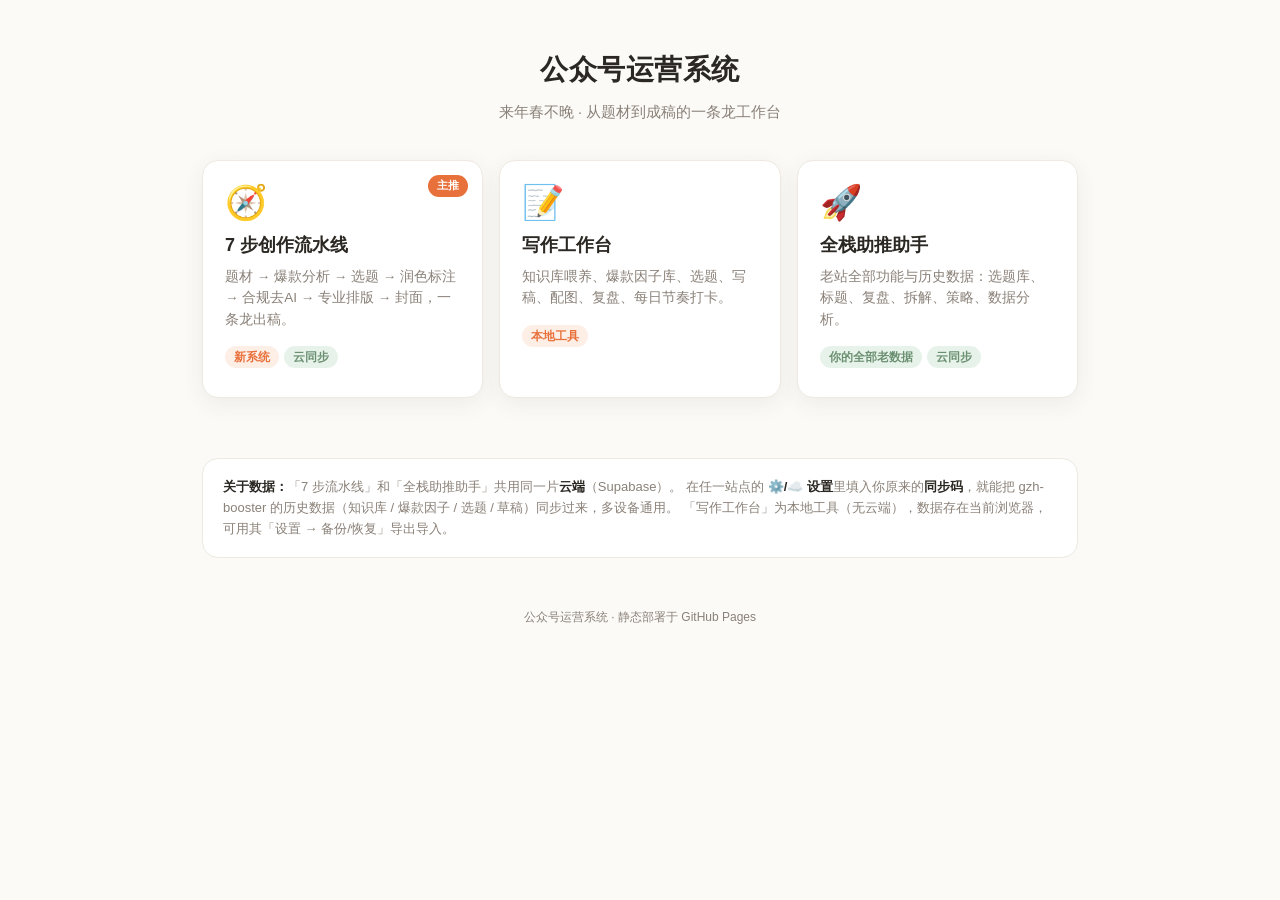
<file: index.html>
<!DOCTYPE html>
<html lang="zh-CN">
<head>
<meta charset="UTF-8" />
<meta name="viewport" content="width=device-width, initial-scale=1.0, viewport-fit=cover" />
<title>公众号运营系统</title>
<style>
  :root{
    --bg:#fbfaf7; --panel:#ffffff; --ink:#2b2722; --muted:#8a8178;
    --line:#efe9e1; --accent:#e8703a; --accent-soft:#fdeee6; --accent2:#6b8f71;
    --radius:16px; --shadow:0 6px 22px rgba(60,50,40,.07);
  }
  *{box-sizing:border-box}
  html,body{margin:0;padding:0}
  body{font-family:-apple-system,BlinkMacSystemFont,"Segoe UI","PingFang SC","Microsoft YaHei",sans-serif;
    background:var(--bg);color:var(--ink);line-height:1.6;-webkit-font-smoothing:antialiased}
  .hero{max-width:920px;margin:0 auto;padding:48px 22px 10px;text-align:center}
  .hero h1{font-size:28px;font-weight:800;margin:0 0 8px;letter-spacing:.5px}
  .hero p{color:var(--muted);font-size:14.5px;margin:0}
  .grid{max-width:920px;margin:26px auto 60px;padding:0 22px;display:grid;gap:16px;grid-template-columns:repeat(3,1fr)}
  @media(max-width:760px){.grid{grid-template-columns:1fr}}
  a.card{display:block;text-decoration:none;color:inherit;background:var(--panel);
    border:1px solid var(--line);border-radius:var(--radius);padding:24px 22px;box-shadow:var(--shadow);
    transition:.16s;position:relative;overflow:hidden}
  a.card:hover{transform:translateY(-3px);border-color:var(--accent);box-shadow:0 12px 30px rgba(232,112,58,.14)}
  a.card .em{font-size:34px;line-height:1}
  a.card h2{font-size:18px;font-weight:800;margin:12px 0 6px}
  a.card .desc{font-size:13.5px;color:var(--muted);min-height:44px}
  a.card .tags{margin-top:12px}
  .tag{display:inline-block;font-size:11.5px;background:var(--accent-soft);color:var(--accent);
    padding:2px 9px;border-radius:20px;margin:0 5px 5px 0;font-weight:600}
  .tag.g{background:#e7f3ea;color:var(--accent2)}
  .flag{position:absolute;top:14px;right:14px;font-size:11px;font-weight:700;color:#fff;
    background:var(--accent);padding:2px 9px;border-radius:20px}
  .note{max-width:920px;margin:0 auto 50px;padding:0 22px}
  .note .box{background:var(--panel);border:1px solid var(--line);border-radius:var(--radius);
    padding:18px 20px;font-size:13px;color:var(--muted)}
  .note b{color:var(--ink)}
  .foot{text-align:center;color:var(--muted);font-size:12px;padding:0 0 40px}
</style>
</head>
<body>
  <div class="hero">
    <h1>公众号运营系统</h1>
    <p>来年春不晚 · 从题材到成稿的一条龙工作台</p>
  </div>

  <div class="grid">
    <a class="card" href="pipeline.html">
      <span class="flag">主推</span>
      <div class="em">🧭</div>
      <h2>7 步创作流水线</h2>
      <div class="desc">题材 → 爆款分析 → 选题 → 润色标注 → 合规去AI → 专业排版 → 封面，一条龙出稿。</div>
      <div class="tags"><span class="tag">新系统</span><span class="tag g">云同步</span></div>
    </a>
    <a class="card" href="writer/index.html">
      <div class="em">📝</div>
      <h2>写作工作台</h2>
      <div class="desc">知识库喂养、爆款因子库、选题、写稿、配图、复盘、每日节奏打卡。</div>
      <div class="tags"><span class="tag">本地工具</span></div>
    </a>
    <a class="card" href="booster/index.html">
      <div class="em">🚀</div>
      <h2>全栈助推助手</h2>
      <div class="desc">老站全部功能与历史数据：选题库、标题、复盘、拆解、策略、数据分析。</div>
      <div class="tags"><span class="tag g">你的全部老数据</span><span class="tag g">云同步</span></div>
    </a>
  </div>

  <div class="note">
    <div class="box">
      <b>关于数据：</b>「7 步流水线」和「全栈助推助手」共用同一片<b>云端</b>（Supabase）。
      在任一站点的 <b>⚙️/☁️ 设置</b>里填入你原来的<b>同步码</b>，就能把 gzh-booster 的历史数据（知识库 / 爆款因子 / 选题 / 草稿）同步过来，多设备通用。
      「写作工作台」为本地工具（无云端），数据存在当前浏览器，可用其「设置 → 备份/恢复」导出导入。
    </div>
  </div>

  <div class="foot">公众号运营系统 · 静态部署于 GitHub Pages</div>
</body>
</html>
</file>
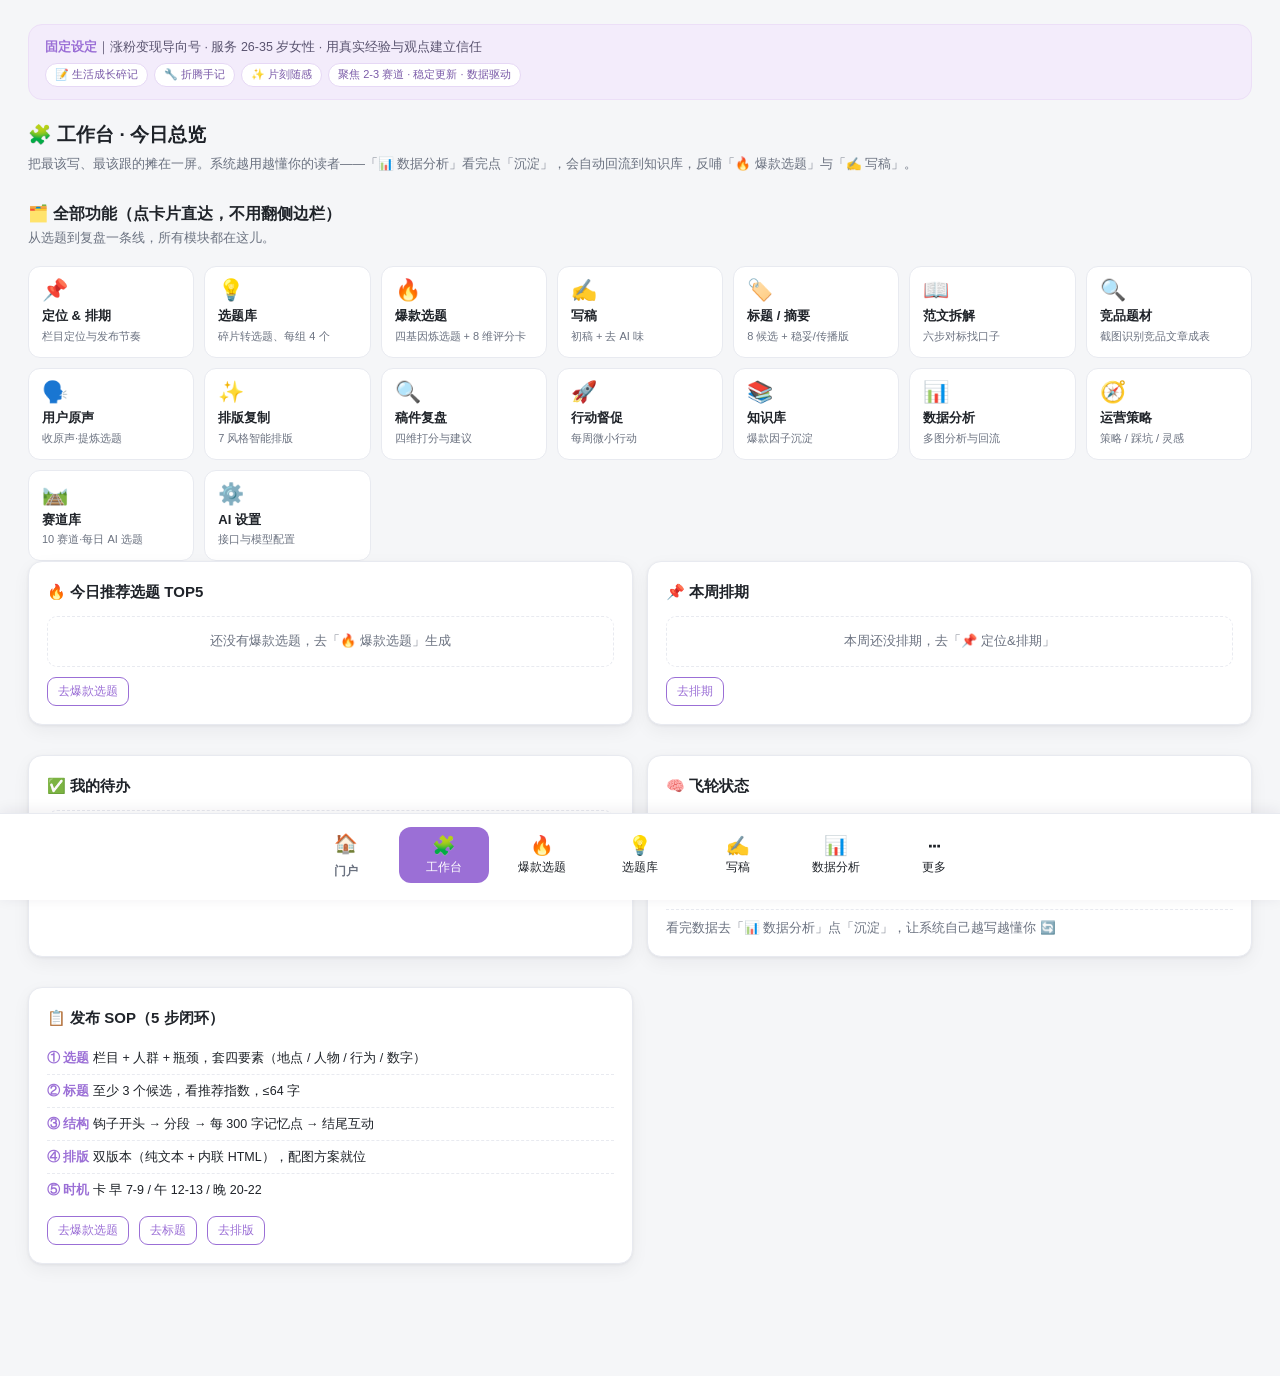
<file: booster/index.html>
<!DOCTYPE html>
<html lang="zh-CN" data-page-node-id="HXP9lHBWDizerSxW6XH5lG">
<head data-page-node-id="oaoKrgSdEXcKCKs3prnzxw">
<meta charset="UTF-8" data-page-node-id="31hzABt3hH7WmCGT1EwkzU">
<meta name="viewport" content="width=device-width, initial-scale=1.0" data-page-node-id="0Yb0pBFMbX34KojOwDDyLH">
<title>公众号全栈助推助手</title>
<meta name="theme-color" content="#9b6fd6" data-page-node-id="hZp7uy9V5VpCgy6q6BA6dU">
<link rel="manifest" href="manifest.json" data-page-node-id="KWLv4SS22APScraCWpUqva">
<link rel="apple-touch-icon" href="icon-192.png" data-page-node-id="DuSI86KJ7brPI44UVsvmRD">
<style>
  :root{
    --bg:#f5f6f8;
    --panel:#ffffff;
    --ink:#1f2329;
    --muted:#6b7280;
    --line:#e8eaf0;
    --accent:#9b6fd6;
    --accent-soft:#f3ecfb;
    --green:#3aa675;
    --amber:#e0a73c;
    --red:#d9697a;
    --ok:#3aa675;
    --warn:#e0a73c;
    --radius:14px;
    --shadow:0 1px 3px rgba(20,20,40,.06),0 6px 18px rgba(20,20,40,.05);
  }
  *{box-sizing:border-box}
  html,body{margin:0;height:100%}
  body{
    font-family:-apple-system,BlinkMacSystemFont,"Segoe UI","PingFang SC","Microsoft YaHei",sans-serif;
    background:var(--bg);color:var(--ink);font-size:14px;line-height:1.6;
  }
  .wrap{min-height:100vh}
  /* 底部导航 */
  .sidebar{
    position:fixed;bottom:0;left:0;right:0;z-index:30;
    background:var(--panel);border-top:1px solid var(--line);
    box-shadow:0 -2px 14px rgba(40,30,60,.08);
    padding:8px 10px;display:flex;gap:4px;align-items:center;overflow-x:auto;
  }
  .brand{display:none}
  .nav-btn{
    border:none;background:transparent;color:var(--ink);
    padding:7px 12px;border-radius:12px;cursor:pointer;font-size:12px;
    display:flex;flex-direction:column;align-items:center;gap:2px;flex:0 0 auto;white-space:nowrap;
  }
  .nav-btn:hover{background:var(--accent-soft)}
  .nav-btn.active{background:var(--accent);color:#fff}
  .nav-btn .em{font-size:19px}
  .nav-btn.set{color:var(--muted);font-size:11px}
  .nav-btn.more .em{font-size:22px;line-height:1}
  .nav-btn.back-portal{color:var(--muted);font-weight:600;text-decoration:none}
  .nav-btn.back-portal:hover{color:var(--accent)}
  /* 更多面板 */
  .more-backdrop{position:fixed;inset:0;background:rgba(30,20,45,.35);z-index:35;opacity:0;visibility:hidden;transition:opacity .2s,visibility .2s}
  .more-backdrop.open{opacity:1;visibility:visible}
  .more-panel{position:fixed;left:12px;right:12px;bottom:76px;z-index:36;background:var(--panel);border:1px solid var(--line);border-radius:18px;box-shadow:0 -6px 28px rgba(40,30,60,.18);padding:14px;transform:translateY(20px) scale(.98);opacity:0;visibility:hidden;transition:opacity .2s,transform .2s,visibility .2s;max-width:520px;margin:0 auto}
  .more-panel.open{opacity:1;visibility:visible;transform:translateY(0) scale(1)}
  .more-grid{display:grid;grid-template-columns:repeat(4,1fr);gap:8px}
  .more-grid .nav-btn{padding:10px 4px;font-size:11px;border-radius:12px}
  .more-grid .nav-btn .em{font-size:20px}
  .nav-btn.more.active{background:var(--accent);color:#fff}
  /* main */
  .main{flex:1;overflow:auto;padding:24px 28px 96px}
  .topbar{
    background:var(--accent-soft);border:1px solid #ecdff7;border-radius:var(--radius);
    padding:12px 16px;margin-bottom:20px;font-size:12.5px;color:#5a5470;
  }
  .topbar b{color:var(--accent)}
  .topbar .tags{margin-top:6px;display:flex;flex-wrap:wrap;gap:6px}
  .topbar .tags span{background:#fff;border:1px solid #e6d8f5;color:#7a5aa8;padding:2px 9px;border-radius:20px;font-size:11px}
  h2{font-size:19px;margin:0 0 4px}
  .sub{color:var(--muted);margin:0 0 18px;font-size:12.5px}
  .card{background:var(--panel);border:1px solid var(--line);border-radius:var(--radius);padding:18px;box-shadow:var(--shadow);margin-bottom:16px}
  .card h3{margin:0 0 12px;font-size:15px}
  label{display:block;font-size:12px;color:var(--muted);margin:12px 0 5px}
  input,textarea,select{
    width:100%;padding:9px 11px;border:1px solid var(--line);border-radius:9px;
    font-size:13.5px;font-family:inherit;background:#fff;color:var(--ink);
  }
  textarea{resize:vertical;min-height:90px;line-height:1.6}
  .row{display:flex;gap:12px;flex-wrap:wrap}
  .row>*{flex:1;min-width:160px}
  .col-editor{display:flex;flex-direction:column;gap:10px}
  .col-item{display:flex;gap:8px;align-items:flex-start;padding:10px;border:1px solid var(--line);border-radius:10px;background:#fafbfc}
  .col-item .col-icon{width:44px;flex:0 0 44px;text-align:center}
  .col-item .col-icon input{width:100%;text-align:center;font-size:16px;padding:6px 2px;border:1px solid var(--line);border-radius:8px;background:#fff}
  .col-item .col-main{flex:1;display:flex;flex-direction:column;gap:6px}
  .col-item .col-main input,.col-item .col-main textarea{width:100%;border:1px solid var(--line);border-radius:8px;padding:7px 10px;font-family:inherit;font-size:13px;background:#fff}
  .col-item .col-main textarea{min-height:44px;resize:vertical}
  .col-item .col-del{flex:0 0 auto;background:#fff;color:var(--red);border:1px solid #fecaca;padding:5px 9px;font-size:12px}
  .col-add{margin-top:6px}
  button{
    background:var(--accent);color:#fff;border:none;padding:9px 16px;border-radius:9px;
    cursor:pointer;font-size:13px;font-family:inherit;
  }
  button.ghost{background:#fff;color:var(--accent);border:1px solid var(--accent)}
  button.soft{background:var(--accent-soft);color:#7a5aa8}
  button.sm{padding:5px 10px;font-size:12px}
  button:disabled{opacity:.5;cursor:not-allowed}
  .btn-row{display:flex;gap:10px;flex-wrap:wrap;margin-top:12px}
  .pill{display:inline-block;padding:2px 9px;border-radius:20px;font-size:11px;border:1px solid var(--line)}
  .pill.b{background:#fdeef0;color:#c0566a;border-color:#f3d6db}
  .pill.g{background:#eafaf2;color:#2f9c6d;border-color:#cfeede}
  .pill.w{background:#eef2fb;color:#5b73b5;border-color:#d6e0f5}
  .topic{border:1px solid var(--line);border-radius:11px;padding:12px;margin-bottom:10px}
  .topic .t-head{display:flex;justify-content:space-between;align-items:center;gap:10px}
  .topic .t-title{font-weight:600}
  .topic .t-angle{color:var(--muted);font-size:12.5px;margin-top:6px}
  .topic .t-meta{color:#9aa0ab;font-size:11px;margin-top:6px}
  .topic .t-ops{display:flex;gap:6px}
  .topic .t-ops button{padding:4px 9px;font-size:11px}
  .hot-card{border:1px solid var(--line);border-radius:12px;padding:14px;margin-bottom:12px;background:linear-gradient(180deg,#fffdfa 0%,#fff 100%);border-left:4px solid var(--amber)}
  .hot-card .hc-title{font-weight:700;font-size:15px;color:#8a5a17;margin-bottom:8px}
  .hot-card .hc-row{display:flex;gap:8px;margin-top:6px;font-size:12.5px;line-height:1.55}
  .hot-card .hc-k{flex:0 0 86px;color:var(--muted);font-size:11.5px;padding-top:1px}
  .hot-card .hc-v{color:var(--ink);flex:1}
  .hot-card .hc-ops{display:flex;gap:6px;margin-top:10px;flex-wrap:wrap}
  .hot-card .hc-ops button{padding:4px 10px;font-size:11px}
  .sc-item{border:1px solid var(--line);border-radius:12px;padding:12px;margin-bottom:10px;background:#fff}
  .sc-item .sc-head{display:flex;justify-content:space-between;align-items:center;gap:8px;flex-wrap:wrap}
  .sc-item .sc-name{font-weight:600;font-size:14px}
  .sc-item .sc-badges{display:flex;gap:6px;align-items:center;flex-wrap:wrap}
  .sc-total{font-weight:700;font-size:12.5px;border-radius:8px;padding:2px 8px;background:#eef2ff;color:#3b5bdb}
  .sc-total.low{background:#fdecec;color:#c92a2a}
  .sc-win{font-size:11.5px;color:#2b8a3e;font-weight:600}
  .sc-drop{font-size:11.5px;color:#c92a2a;font-weight:600}
  .sc-crown{font-size:12px;color:#e8590c;font-weight:700;margin-right:4px}
  .sc-dims{display:grid;grid-template-columns:repeat(auto-fill,minmax(88px,1fr));gap:6px;margin-top:8px}
  .sc-dims label{display:flex;flex-direction:column;gap:2px;font-size:11px;color:var(--muted)}
  .sc-dims select{width:100%;padding:2px 4px;font-size:12px}
  .hc-gene{display:inline-block;background:#fff4e0;color:#b0701c;border-radius:20px;padding:0 8px;font-size:11px;font-weight:600;margin-left:6px;vertical-align:1px}
  .small{color:var(--muted);font-size:11.5px}
  .str-item{border:1px solid var(--line);border-radius:11px;padding:12px;margin-bottom:10px}
  .str-item .t-title{cursor:pointer;user-select:none}
  .str-item .str-caret{display:inline-block;color:var(--muted);font-size:11px;margin-right:6px;transition:transform .15s}
  .str-item.collapsed .str-caret{transform:rotate(-90deg)}
  .str-item.collapsed .str-content{display:none}
  .str-item .str-meta{display:flex;align-items:center;gap:8px;margin-top:6px}
  .str-item .str-date{font-size:11px;color:#9aa0ab}
  .str-item .str-content{white-space:pre-wrap;color:var(--ink);font-size:13px;margin-top:8px;line-height:1.7}
  table{width:100%;border-collapse:collapse;font-size:13px}
  th,td{border:1px solid var(--line);padding:9px 10px;text-align:left;vertical-align:top}
  th{background:#fafbfc;color:var(--muted);font-weight:600;font-size:12px}
  .legend{font-size:12px;color:var(--muted);margin-bottom:10px}
  .score{display:flex;align-items:center;gap:10px;margin:10px 0}
  .score input[type=range]{flex:1}
  .score .val{width:26px;text-align:center;font-weight:700;color:var(--accent)}
  .result{background:#fbfafd;border:1px dashed var(--line);border-radius:11px;padding:14px;margin-top:12px;white-space:pre-wrap;font-size:13px}
  .result h4{margin:0 0 8px;font-size:13px;color:var(--muted)}
  .meter{height:8px;background:#eee;border-radius:6px;overflow:hidden;margin:6px 0}
  /* review report */
  .review-report{background:#fff;border:1px solid var(--line);border-radius:14px;box-shadow:0 4px 14px rgba(0,0,0,.04);margin-top:14px;overflow:hidden}
  .review-scorehead{background:linear-gradient(135deg,#f3e8ff 0%,#fff 100%);padding:18px 16px;display:flex;align-items:center;gap:18px;border-bottom:1px solid var(--line)}
  .review-bigscore{text-align:center;min-width:72px}
  .review-bigscore .num{font-size:38px;font-weight:800;color:var(--accent);line-height:1}
  .review-bigscore .lab{font-size:11px;color:var(--muted);margin-top:4px}
  .review-scoremeta{flex:1}
  .review-meter{height:10px;background:#e9e4f0;border-radius:7px;overflow:hidden;margin-bottom:10px}
  .review-meter>i{display:block;height:100%;background:linear-gradient(90deg,#a855f7,#7c3aed);border-radius:7px}
  .review-dims{display:flex;flex-wrap:wrap;gap:8px}
  .review-dim{background:#fff;border:1px solid #e9e4f0;border-radius:8px;padding:5px 10px;font-size:12px;color:#4b5563}
  .review-dim b{color:var(--accent);margin-left:4px}
  .review-body{padding:16px;font-size:13.5px;line-height:1.75;color:#374151}
  .review-body h3,.review-body h4{font-size:15px;font-weight:700;margin:20px 0 10px;display:flex;align-items:center;gap:8px}
  .review-body h3:first-child,.review-body h4:first-child{margin-top:0}
  .review-body p{margin:0 0 10px}
  .review-body ul,.review-body ol{margin:0 0 12px;padding-left:20px}
  .review-body li{margin:6px 0}
  .review-body strong{color:#111827}
  .review-body hr{border:none;border-top:1px solid var(--line);margin:16px 0}
  .review-body blockquote{border-left:3px solid var(--line);margin:10px 0;padding:8px 12px;background:#f9fafb;color:#4b5563;border-radius:0 8px 8px 0}
  .review-section{position:relative;padding-left:12px;margin-bottom:16px}
  .review-section::before{content:"";position:absolute;left:0;top:4px;bottom:4px;width:4px;border-radius:3px;background:var(--line)}
  .review-section.good::before{background:#22c55e}
  .review-section.problem::before{background:#f59e0b}
  .review-section.todo::before{background:#a855f7}
  .review-section.next::before{background:#3b82f6}
  .review-section.action::before{background:#10b981}
  /* QA 追问气泡 */
  .qa{margin:12px 0;padding:11px 13px;border-radius:11px;font-size:13px;line-height:1.7;white-space:pre-wrap;word-break:break-word}
  .qa-q{background:var(--accent-soft);color:#5a3d8a;margin-left:28px}
  .qa-a{background:#f7f8fb;border:1px solid var(--line);margin-right:28px}
  .qa-a .review-section{margin-bottom:10px}
  .qa-a .review-section:last-child{margin-bottom:0}
  /* 数据分析 上传区 */
  .data-drop{border:1px dashed var(--line);border-radius:10px;padding:16px;text-align:center;background:#fafbfc;display:flex;flex-direction:column;align-items:center;gap:8px}
  .data-drop.drag{background:var(--accent-soft);border-color:var(--accent)}
  .data-drop .small{margin:0}
  .data-thumbs{display:flex;flex-wrap:wrap;gap:10px;margin-top:10px}
  .data-thumb{position:relative;width:120px;height:120px;flex:0 0 120px;border:1px solid var(--line);border-radius:10px;overflow:hidden;background:#f3f4f6}
  .data-thumb img{width:100%;height:100%;object-fit:cover}
  .data-thumb .thumb-x{position:absolute;top:4px;right:4px;width:22px;height:22px;border:none;border-radius:50%;background:rgba(0,0,0,.6);color:#fff;font-size:14px;line-height:1;cursor:pointer;display:flex;align-items:center;justify-content:center}
  .data-thumb .thumb-x:hover{background:var(--red)}
  .data-count{margin-top:6px;color:var(--muted);font-size:12px}
  .data-figs{display:flex;flex-direction:column;gap:18px;margin-bottom:16px}
  .data-fig{border:1px solid var(--line);border-radius:12px;overflow:hidden;background:#fff}
  .data-fig .df-cap{font-size:13px;font-weight:600;color:var(--accent);background:var(--accent-soft);padding:8px 14px}
  .data-fig>img{display:block;max-width:100%;max-height:520px;width:auto;margin:12px auto;padding:0 12px;object-fit:contain}
  .data-fig .df-body{padding:0 16px 14px;overflow-wrap:anywhere}
  .data-fig .df-body h1,.data-fig .df-body h2,.data-fig .df-body h3,.data-fig .df-body h4{margin:12px 0 6px}
  .data-fig .df-body p{margin:6px 0}
  .data-fig .df-body ul,.data-fig .df-body ol{margin:6px 0 6px 20px;padding:0}
  .data-combined{border:1px solid var(--accent);border-radius:12px;padding:4px 16px 12px;background:var(--accent-soft);margin-bottom:16px}
  .data-combined h4{margin:12px 0 4px;color:var(--accent)}
  @media (min-width:880px){
    .data-figs{display:grid;grid-template-columns:1fr 1fr;gap:16px}
    .data-fig{margin:0}
  }
  .review-section h3,.review-section h4{margin-top:0}
  @media (max-width:760px){
    .review-scorehead{flex-direction:column;align-items:flex-start;gap:12px}
    .review-dims{gap:6px}
    .review-dim{font-size:11px;padding:4px 8px}
  }
  .meter > i{display:block;height:100%;background:var(--green)}
  .task{display:flex;align-items:center;gap:10px;padding:9px 12px;border:1px solid var(--line);border-radius:10px;margin-bottom:8px}
  .task.done{opacity:.55}
  .task.done .t-text{text-decoration:line-through}
  .task .t-text{flex:1}
  .small{font-size:12px;color:var(--muted)}
  .hint{background:#fff8ec;border:1px solid #f3e2bf;color:#8a6a2b;padding:11px 13px;border-radius:10px;font-size:12.5px;margin-top:10px}
  .ok{color:var(--green);font-weight:600}
  .empty{color:var(--muted);font-size:13px;padding:14px;text-align:center;border:1px dashed var(--line);border-radius:10px}
  .kv{display:flex;gap:8px;align-items:center;margin-bottom:8px}
  .kv label{margin:0;min-width:90px}
  .copy{margin-left:auto}
  .chip{background:var(--accent-soft);color:#7a5aa8;border-radius:8px;padding:8px 10px;font-size:12.5px;margin:6px 0;cursor:pointer;border:1px solid #ece0f6}
  .chip:hover{background:#ece0f6}
  .toast{position:fixed;bottom:24px;left:50%;transform:translateX(-50%);background:#1f2329;color:#fff;padding:10px 18px;border-radius:10px;font-size:13px;opacity:0;transition:.25s;pointer-events:none;z-index:50;display:flex;align-items:center;gap:14px;max-width:90vw}
  .toast.show{opacity:1}
  .toast.has-action{pointer-events:auto}
  .toast .toast-action{background:transparent;border:none;color:#f0c2ff;font-weight:700;cursor:pointer;font-size:13px;padding:0;white-space:nowrap}
  .toast .toast-action:hover{text-decoration:underline}
  .toast.show{opacity:1}
  #update-banner{position:fixed;top:0;left:0;right:0;z-index:60;background:var(--accent);color:#fff;font-size:13px;padding:10px 14px;display:none;align-items:center;justify-content:center;gap:10px}
  #update-banner.show{display:flex}
  .main.has-banner{padding-top:52px}
  #update-banner button{background:#fff;color:var(--accent);padding:5px 14px;border-radius:8px;font-size:12px}

  /* 知识库 */
  .perf-row{display:flex;gap:10px;align-items:center;flex-wrap:wrap}
  .factor-item{border:1px solid var(--line);border-radius:11px;padding:11px 12px;margin-bottom:9px;background:#fff}
  .factor-item .f-text{white-space:pre-wrap;line-height:1.7;font-size:13px}
  .factor-item .f-ops{margin-top:7px;display:flex;gap:8px;align-items:center}
  .factor-item .f-from{font-size:11px;color:#9aa0ab;margin-right:auto}

  /* 桌面端：底部导航居中、增加底部留白 */
  @media (min-width:761px){
    .sidebar{justify-content:center;padding-bottom:12px;gap:8px}
    .sidebar .nav-btn{flex:0 0 90px}
  }
  /* 手机端：底部导航可横向滚动，内容单列 */
  @media (max-width:760px){
    .main{padding:16px 14px 100px}
    .row>*{min-width:100%}
    .topbar{font-size:11.5px}
    .table-scroll{overflow-x:auto}
    .nav-btn{padding:7px 9px;font-size:11.5px}
    .nav-btn .em{font-size:18px}
    .nav-btn.more .em{font-size:20px}
  }
  /* 工作台总览 */
  .wb-grid{display:grid;grid-template-columns:repeat(2,1fr);gap:14px}
  .wb-card h3{margin-top:0}
  .sop-list{margin:2px 0 4px}
  .sop-item{font-size:12.5px;color:var(--text);padding:6px 0;border-bottom:1px dashed var(--line)}
  .sop-item:last-child{border-bottom:none}
  .sop-item b{color:var(--accent)}
  .wb-li{padding:6px 0;border-bottom:1px dashed var(--line);font-size:13.5px;line-height:1.5}
  .wb-li:last-child{border-bottom:none}
  .wb-li b{color:var(--accent)}
  .wb-note{margin-top:8px;font-size:12.5px;color:var(--muted)}
  .wb-card .btn-row{margin-top:10px}
  @media (max-width:760px){ .wb-grid{grid-template-columns:1fr} }
  /* 数据分析沉淀动作 */
  .data-actions{display:flex;flex-wrap:wrap;align-items:center;gap:8px;margin-top:14px;padding-top:12px;border-top:1px dashed var(--line)}
  /* 发布前3问 */
  .self-check{display:block;font-size:13.5px;line-height:1.9;cursor:pointer;color:var(--text)}
  .self-check input{margin-right:6px;transform:translateY(1px)}
  .self-check .ok{color:var(--ok)} .self-check .warn{color:var(--warn)}
  .ok{color:var(--ok)} .warn{color:var(--warn)}
  /* 一鱼多吃 */
  .reuse-report{margin-top:10px;font-size:13.5px;line-height:1.7;white-space:pre-wrap}
  .reuse-report h4{margin:10px 0 4px}
  /* 标题候选（推荐指数/字符数） */
  .ttl-row{display:flex;align-items:center;gap:8px;flex-wrap:wrap;padding:7px 0;border-bottom:1px dashed var(--line)}
  .ttl-idx{color:#e6a23c;font-size:13px;letter-spacing:1px;white-space:nowrap}
  .ttl-type{font-size:11px;color:#fff;background:var(--accent);border-radius:6px;padding:1px 7px;white-space:nowrap}
  .ttl-txt{flex:1;min-width:160px;font-size:14px;color:var(--text)}
  .ttl-len{font-size:11px;color:var(--muted);white-space:nowrap}
  .ttl-over{color:var(--warn);font-weight:600}
  .ttl-warn{background:#fdf3f3}
  .ttl-sec{font-weight:600;margin:12px 0 2px;color:var(--text);font-size:13px}
  /* 全部功能入口网格 */
  .feat-head{margin-top:26px;margin-bottom:2px}
  .feat-grid{display:grid;grid-template-columns:repeat(auto-fill,minmax(150px,1fr));gap:10px;margin-top:8px}
  .feat-card{border:1px solid var(--line);border-radius:12px;padding:12px 13px;background:#fff;cursor:pointer;transition:.15s;display:flex;flex-direction:column;gap:2px}
  .feat-card:hover{border-color:var(--accent);box-shadow:0 3px 10px rgba(20,20,40,.08);transform:translateY(-1px)}
  .feat-card .fi{font-size:21px;line-height:1}
  .feat-card .ft{font-weight:600;font-size:13px;margin-top:4px}
  .feat-card .fd{color:var(--muted);font-size:11px;line-height:1.45}
  .t-meta2{color:var(--accent);font-size:11px;margin-top:2px}
  .v-item{display:flex;gap:8px;align-items:flex-start;padding:8px;border:1px solid var(--line);border-radius:10px;margin-bottom:8px;background:#fff}
  .v-check{flex:0 0 auto;margin-top:3px}
  .v-body{flex:1 1 auto;min-width:0}
  .v-text{font-size:13px;line-height:1.5;white-space:pre-wrap;word-break:break-word}
  .v-meta{color:var(--muted);font-size:11px;margin-top:3px}
  .v-used{color:#2e8b57;font-weight:600}
  .muted{color:var(--muted)}
  .ttl-line{font-size:13px;color:var(--text);padding:3px 0}
  .ttl-note{font-size:11px;color:var(--warn);margin:-2px 0 6px 0}
  .ttl-tip{font-size:11.5px;color:var(--muted);margin-top:10px;line-height:1.6}
  /* 公众号排版复制 */
  .ly-preview{background:#fff;border:1px solid var(--line);border-radius:12px;padding:24px 22px;margin-top:12px;max-width:680px;font-family:-apple-system,BlinkMacSystemFont,"Helvetica Neue","PingFang SC","Hiragino Sans GB","Microsoft YaHei",sans-serif;overflow:auto}
  .ly-preview h1,.ly-preview h2,.ly-preview h3,.ly-preview p,.ly-preview blockquote,.ly-preview ul,.ly-preview li{word-break:break-word}
  .ly-field{display:flex;flex-wrap:wrap;gap:14px;align-items:flex-end}
  .ly-field>div{display:flex;flex-direction:column;gap:4px}
  .ly-field label{font-size:12px;color:var(--muted)}
  .ly-tip{font-size:12px;color:var(--muted);margin-top:6px}
  .ly-ok{color:var(--ok);font-size:12.5px}
  /* 读者画像 × 话题金矿 指南卡 */
  .gm-card{border:1px solid var(--line);border-radius:var(--radius);padding:18px;margin-bottom:16px;background:linear-gradient(180deg,var(--accent-soft) 0%,#fff 90%);box-shadow:var(--shadow)}
  .gm-badge{display:inline-block;font-size:11px;color:var(--accent);background:#fff;border:1px solid var(--line);border-radius:20px;padding:2px 10px;margin-bottom:8px}
  .gm-grid{display:grid;grid-template-columns:repeat(auto-fit,minmax(210px,1fr));gap:10px;margin:12px 0}
  .gm-pillar{border:1px solid var(--line);border-radius:12px;padding:11px 12px;background:#fff}
  .gm-pillar.hot{border-left:4px solid var(--red)}
  .gm-pillar.warm{border-left:4px solid var(--amber)}
  .gm-h{font-weight:600;font-size:13.5px;margin-bottom:5px}
  .gm-b{font-size:12.5px;color:var(--muted);line-height:1.6}
  .gm-tag{display:inline-block;font-size:10.5px;padding:1px 7px;border-radius:10px;margin-left:6px;vertical-align:middle}
  .gm-tag.hot{background:#fdeef0;color:var(--red)}
  .gm-tag.warm{background:#fdf3e2;color:var(--amber)}
  .gm-cols{display:grid;grid-template-columns:1fr 1fr;gap:14px;margin-top:6px}
  .gm-box{border:1px solid var(--line);border-radius:12px;padding:12px;background:#fff}
  .gm-box h4{margin:0 0 8px;font-size:13px}
  .gm-ul{margin:0;padding-left:18px;font-size:12.5px;color:var(--ink);line-height:1.75}
  .gm-ul li{margin-bottom:3px}
  .gm-foot{margin-top:12px;font-size:12px;color:var(--muted);border-top:1px dashed var(--line);padding-top:10px}
  @media(max-width:560px){.gm-cols{grid-template-columns:1fr}}
  /* 赛道库 */
  .tk-card{margin-bottom:14px}
  .tk-head{display:flex;align-items:flex-start;gap:10px}
  .tk-em{font-size:22px;line-height:1.2;flex:0 0 auto}
  .tk-tt{flex:1 1 auto;min-width:0}
  .tk-name{font-weight:600;font-size:14px}
  .tk-desc{font-size:12px;color:var(--muted);margin-top:2px;line-height:1.5}
  .tk-head .ghost{margin-left:auto;flex:0 0 auto}
  .tk-sub{font-size:11.5px;color:var(--muted);margin:8px 0 6px}
  .tk-items{display:flex;flex-direction:column;gap:6px}
  .tk-item{display:flex;align-items:center;gap:8px;padding:8px 10px;border:1px solid var(--line);border-radius:10px;background:#fff}
  .tk-t{flex:1 1 auto;font-size:13px}
  .tk-a{font-size:11.5px;color:var(--muted);flex:1 1 auto}
  .tk-item .ghost{margin-left:auto;flex:0 0 auto}
  .mt-chips{display:flex;flex-wrap:wrap;gap:8px;margin:8px 0 4px}
  .mt-chip{padding:7px 12px;border:1px solid var(--line);border-radius:999px;background:#fff;font-size:13px;cursor:pointer;color:var(--ink);transition:.15s}
  .mt-chip:hover{border-color:var(--accent)}
  .mt-chip.on{background:var(--accent);border-color:var(--accent);color:#fff}
  .mt-row{margin:4px 0 8px}
  .mt-line{display:flex;gap:8px;margin-top:8px;flex-wrap:wrap}
  .inp{flex:1 1 260px;min-width:0;padding:8px 10px;border:1px solid var(--line);border-radius:10px;font-size:13px;background:#fff;color:var(--ink)}
  .mt-summary{margin-top:10px;padding:10px 12px;border:1px dashed var(--line);border-radius:10px;background:#fafbff}
  .mt-sum{font-size:13px;margin:2px 0}
  .tk-badge{font-size:11px;font-weight:600;padding:2px 8px;border-radius:999px;margin-left:8px;background:#eef1f6;color:var(--muted)}
  .tk-badge.on{background:var(--accent);color:#fff}
  .vm-quick{display:flex;align-items:center;gap:6px;flex-wrap:wrap;margin:6px 0 2px}
  .ct-topic-row{display:flex;gap:8px;align-items:center;margin:4px 0 6px;flex-wrap:wrap}
  .ct-anchor-row{display:flex;gap:8px;align-items:center;margin:4px 0;flex-wrap:wrap}
  input[type=datetime-local]{font-size:13px;padding:8px 10px;border:1px solid var(--line);border-radius:10px;background:#fff;color:var(--ink)}
  .ct-fields{display:flex;flex-direction:column;gap:2px;margin:6px 0}
  .ct-field{display:flex;gap:8px;border-bottom:1px dashed var(--line);padding:5px 0}
  .ct-k{flex:0 0 92px;color:var(--muted);font-size:13px}
  .ct-v{flex:1;font-size:14px;word-break:break-word}
  .ct-group{margin-top:14px;border:1px solid var(--line);border-radius:12px;padding:10px 12px;background:#fff}
  .ct-group-h{font-weight:600;margin-bottom:8px}
  .ct-item{display:flex;gap:10px;padding:8px 0;border-top:1px solid #f0f2f6}
  .ct-item:first-child{border-top:none}
  .ct-thumb{width:64px;height:64px;object-fit:cover;border-radius:8px;flex:0 0 64px}
  .ct-item-body{flex:1;min-width:0}
  .ct-item-title{font-weight:600;font-size:14px}
  .ct-item-meta{font-size:12px;color:var(--muted);margin-top:2px}
  .ct-item-note{font-size:12px;margin-top:2px;background:#f7f8fa;border-radius:6px;padding:3px 6px}
  .ct-item-actions{margin-top:4px}
  .ct-pattern{margin-top:14px;border:1px solid var(--accent);border-radius:12px;padding:10px 12px;background:#fbfcff}
  .ct-pattern-h{font-weight:600;margin-bottom:6px}
  .mt-sum{font-size:13px;line-height:1.6}
  .ct-ai-out{margin-top:8px;font-size:13px}
  .ct-ai-out h3,.ct-ai-out h4{margin:8px 0 4px}
  .ct-table-wrap{overflow-x:auto;margin-top:8px}
  .ct-table{width:100%;border-collapse:collapse;font-size:13px;background:#fff}
  .ct-table th,.ct-table td{border:1px solid var(--line);padding:6px 8px;text-align:left;vertical-align:top}
  .ct-table th{background:#f5f7fb;font-weight:600;white-space:nowrap}
  .ct-td-title{min-width:180px;word-break:break-word}
  .ct-nowrap{white-space:nowrap}
  .ct-shot{width:100%;max-width:520px;border-radius:8px;border:1px solid var(--line);margin:6px 0;display:block}
  /* 数据分析历史记录 */
  .dh-item{border:1px solid var(--line);border-radius:10px;padding:8px 12px;margin:8px 0;background:#fbfcff}
  .dh-item summary{cursor:pointer;font-size:13px;font-weight:600;line-height:1.6}
  .dh-body{margin-top:8px;font-size:13px;line-height:1.7;border-top:1px dashed var(--line);padding-top:8px}
  .dh-thumb{max-width:180px;border-radius:8px;border:1px solid var(--line);margin:4px 0 8px;display:block}
  /* 竞品样本：筛选栏 + 分析面板 */
  .ct-filter{border:1px solid var(--line);border-radius:10px;padding:8px 10px;margin-bottom:10px;background:#fafbff}
  .ct-filter-row{display:flex;align-items:center;flex-wrap:wrap;gap:6px;margin:4px 0}
  .ct-filter-row .lbl{font-size:13px;color:var(--muted)}
  .ct-chips{display:flex;flex-wrap:wrap;gap:5px}
  .ct-chip{border:1px solid var(--line);background:#fff;color:#444;border-radius:999px;padding:2px 10px;font-size:12px;cursor:pointer}
  .ct-chip.on{background:var(--accent);color:#fff;border-color:var(--accent)}
  .ct-analysis{margin-top:12px}
  .ct-an-h{font-weight:600;margin:6px 0}
  .ct-an-sub{font-size:13px;font-weight:600;margin:12px 0 4px;color:var(--muted)}
  .ct-bar{height:10px;background:#eef;border-radius:6px;overflow:hidden;min-width:60px;margin-top:2px}
  .ct-bar span{display:block;height:100%;background:var(--accent);border-radius:6px}
  .ct-cbx{width:24px;text-align:center}
  .inp.sm{height:30px;font-size:13px;padding:2px 8px}
  .ct-topic-edit{font-size:13px}
  /* 竞品分析弹窗 */
  .ct-modal-mask{position:fixed;inset:0;background:rgba(15,18,30,.45);z-index:9999;display:flex;align-items:center;justify-content:center;padding:16px}
  .ct-modal{background:#fff;border-radius:14px;max-width:920px;width:100%;max-height:86vh;overflow:auto;box-shadow:0 20px 60px rgba(0,0,0,.25);padding:14px 18px 18px}
  .ct-modal-h{position:sticky;top:0;z-index:2;display:flex;align-items:center;justify-content:space-between;gap:10px;background:#fff;margin:-14px -18px 10px;padding:12px 18px 10px;border-bottom:1px solid var(--line)}
  .ct-modal-body{font-size:13px}
</style>
</head>
<body data-page-node-id="uwcO4oHV1XxGg8pSWMKstM">
<div class="wrap" data-page-node-id="8aorz0PUjEfCO6FAudA8VG">
  <aside class="sidebar" data-page-node-id="GetzZrzozsJZhjZeO2YrML">
    <a class="nav-btn back-portal" href="../index.html" title="返回门户首页"><span class="em">🏠</span>门户</a>
    <div class="brand" data-page-node-id="HCsktZAFnxQM5XYpvBB7TM">📚 公众号助推助手<small data-page-node-id="JY0EFHS3SBUmqzPzlG7pZk">涨粉变现 · 聚焦赛道 · 稳定更新</small></div>
    <button class="nav-btn active" data-tab="workbench"><span class="em">🧩</span>工作台</button>
    <button class="nav-btn" data-tab="hot"><span class="em">🔥</span>爆款选题</button>
    <button class="nav-btn" data-tab="topics"><span class="em">💡</span>选题库</button>
    <button class="nav-btn" data-tab="write"><span class="em">✍️</span>写稿</button>
    <button class="nav-btn" data-tab="data"><span class="em">📊</span>数据分析</button>
    <button class="nav-btn more" data-tab="more"><span class="em">⋯</span>更多</button>
  </aside>
  <div class="more-backdrop" id="more-backdrop"></div>
  <div class="more-panel" id="more-panel">
    <div class="more-grid">
      <button class="nav-btn" data-tab="plan"><span class="em">📌</span>定位&amp;排期</button>
      <button class="nav-btn" data-tab="kb"><span class="em">📚</span>知识库</button>
      <button class="nav-btn" data-tab="title"><span class="em">🏷️</span>标题摘要</button>
      <button class="nav-btn" data-tab="push"><span class="em">🚀</span>行动督促</button>
      <button class="nav-btn" data-tab="review"><span class="em">🔍</span>稿件复盘</button>
      <button class="nav-btn" data-tab="dissect"><span class="em">📖</span>范文拆解</button>
      <button class="nav-btn" data-tab="voice"><span class="em">🗣️</span>用户原声</button>
      <button class="nav-btn" data-tab="strategy"><span class="em">🧭</span>运营策略</button>
      <button class="nav-btn" data-tab="track"><span class="em">🛤️</span>赛道库</button>
      <button class="nav-btn" data-tab="layout"><span class="em">✨</span>排版复制</button>
      <button class="nav-btn" data-tab="compete"><span class="em">🔍</span>竞品题材</button>
      <button class="nav-btn set" data-tab="settings"><span class="em">⚙️</span>AI 设置</button>
    </div>
  </div>

  <main class="main" data-page-node-id="NCN327Ssiax9Mx70KkiiHq">
    <div class="topbar" data-page-node-id="sf9gvnuOfwWI389M7uyFX8">
      <div data-page-node-id="RQcoVmCokllvrbtgl8aUe8"><b data-page-node-id="W4HIRD8O2BXB3cIX9EhqrV">固定设定</b>｜涨粉变现导向号 · 服务 26-35 岁女性 · 用真实经验与观点建立信任</div>
      <div class="tags" id="top-tags" data-page-node-id="oTyGENKHr1GiEcp3bL7kQ1">
        <span class="top-tag-fixed" data-page-node-id="SeR8M4ua1qpAdzzVkymq9J">聚焦 2-3 赛道 · 稳定更新 · 数据驱动</span>
      </div>
    </div>

    <!-- 模块1 定位&排期 -->
    <!-- 工作台总览（飞轮中台） -->
    <section id="workbench" class="tab" data-page-node-id="wbNodeMain">
      <h2 data-page-node-id="wbNodeH2">🧩 工作台 · 今日总览</h2>
      <p class="sub" data-page-node-id="wbNodeSub">把最该写、最该跟的摊在一屏。系统越用越懂你的读者——「📊 数据分析」看完点「沉淀」，会自动回流到知识库，反哺「🔥 爆款选题」与「✍️ 写稿」。</p>
      <h3 class="feat-head">🗂️ 全部功能（点卡片直达，不用翻侧边栏）</h3>
      <p class="sub">从选题到复盘一条线，所有模块都在这儿。</p>
      <div class="feat-grid">
        <div class="feat-card wb-jump" data-jump="plan"><div class="fi">📌</div><div class="ft">定位 &amp; 排期</div><div class="fd">栏目定位与发布节奏</div></div>
        <div class="feat-card wb-jump" data-jump="topics"><div class="fi">💡</div><div class="ft">选题库</div><div class="fd">碎片转选题、每组 4 个</div></div>
        <div class="feat-card wb-jump" data-jump="hot"><div class="fi">🔥</div><div class="ft">爆款选题</div><div class="fd">四基因炼选题 + 8 维评分卡</div></div>
        <div class="feat-card wb-jump" data-jump="write"><div class="fi">✍️</div><div class="ft">写稿</div><div class="fd">初稿 + 去 AI 味</div></div>
        <div class="feat-card wb-jump" data-jump="title"><div class="fi">🏷️</div><div class="ft">标题 / 摘要</div><div class="fd">8 候选 + 稳妥/传播版</div></div>
        <div class="feat-card wb-jump" data-jump="dissect"><div class="fi">📖</div><div class="ft">范文拆解</div><div class="fd">六步对标找口子</div></div>
        <div class="feat-card wb-jump" data-jump="compete"><div class="fi">🔍</div><div class="ft">竞品题材</div><div class="fd">截图识别竞品文章成表</div></div>
        <div class="feat-card wb-jump" data-jump="voice"><div class="fi">🗣️</div><div class="ft">用户原声</div><div class="fd">收原声·提炼选题</div></div>
        <div class="feat-card wb-jump" data-jump="layout"><div class="fi">✨</div><div class="ft">排版复制</div><div class="fd">7 风格智能排版</div></div>
        <div class="feat-card wb-jump" data-jump="review"><div class="fi">🔍</div><div class="ft">稿件复盘</div><div class="fd">四维打分与建议</div></div>
        <div class="feat-card wb-jump" data-jump="push"><div class="fi">🚀</div><div class="ft">行动督促</div><div class="fd">每周微小行动</div></div>
        <div class="feat-card wb-jump" data-jump="kb"><div class="fi">📚</div><div class="ft">知识库</div><div class="fd">爆款因子沉淀</div></div>
        <div class="feat-card wb-jump" data-jump="data"><div class="fi">📊</div><div class="ft">数据分析</div><div class="fd">多图分析与回流</div></div>
        <div class="feat-card wb-jump" data-jump="strategy"><div class="fi">🧭</div><div class="ft">运营策略</div><div class="fd">策略 / 踩坑 / 灵感</div></div>
        <div class="feat-card wb-jump" data-jump="track"><div class="fi">🛤️</div><div class="ft">赛道库</div><div class="fd">10 赛道·每日 AI 选题</div></div>
        <div class="feat-card wb-jump" data-jump="settings"><div class="fi">⚙️</div><div class="ft">AI 设置</div><div class="fd">接口与模型配置</div></div>
      </div>
      <div class="wb-grid">
        <div class="card wb-card" data-page-node-id="wbNode1">
          <h3 data-page-node-id="wbNode1h">🔥 今日推荐选题 TOP5</h3>
          <div id="wb-hot" data-page-node-id="wbHot"></div>
          <div class="btn-row"><button class="ghost sm wb-jump" data-jump="hot">去爆款选题</button></div>
        </div>
        <div class="card wb-card" data-page-node-id="wbNode2">
          <h3 data-page-node-id="wbNode2h">📌 本周排期</h3>
          <div id="wb-sch" data-page-node-id="wbSch"></div>
          <div class="btn-row"><button class="ghost sm wb-jump" data-jump="plan">去排期</button></div>
        </div>
        <div class="card wb-card" data-page-node-id="wbNode3">
          <h3 data-page-node-id="wbNode3h">✅ 我的待办</h3>
          <div id="wb-tasks" data-page-node-id="wbTasks"></div>
          <div class="btn-row"><button class="ghost sm wb-jump" data-jump="push">去行动督促</button></div>
        </div>
        <div class="card wb-card" data-page-node-id="wbNode4">
          <h3 data-page-node-id="wbNode4h">🧠 飞轮状态</h3>
          <div id="wb-fly" data-page-node-id="wbFly"></div>
        </div>
        <div class="card wb-card" data-page-node-id="wbSopNode">
          <h3 data-page-node-id="wbSopH">📋 发布 SOP（5 步闭环）</h3>
          <div class="sop-list">
            <div class="sop-item"><b>① 选题</b> 栏目 + 人群 + 瓶颈，套四要素（地点 / 人物 / 行为 / 数字）</div>
            <div class="sop-item"><b>② 标题</b> 至少 3 个候选，看推荐指数，≤64 字</div>
            <div class="sop-item"><b>③ 结构</b> 钩子开头 → 分段 → 每 300 字记忆点 → 结尾互动</div>
            <div class="sop-item"><b>④ 排版</b> 双版本（纯文本 + 内联 HTML），配图方案就位</div>
            <div class="sop-item"><b>⑤ 时机</b> 卡 早 7-9 / 午 12-13 / 晚 20-22</div>
          </div>
          <div class="btn-row"><button class="ghost sm wb-jump" data-jump="hot">去爆款选题</button><button class="ghost sm wb-jump" data-jump="title">去标题</button><button class="ghost sm wb-jump" data-jump="layout">去排版</button></div>
        </div>
      </div>
    </section>

    <section id="plan" class="tab" style="display:none" data-page-node-id="fLRkfzHt31ILaahMsterPh">
      <h2 data-page-node-id="89hmnNEg1ceChjdvmR2ro9">📌 账号定位 &amp; 栏目排期</h2>
      <p class="sub" data-page-node-id="K4DN4uxGQ3OKJmfIvVXzb5">账号定位已固定（随笔号），这里只做排期表。任务别排太满，防完不成摆烂。</p>
      <div class="card" data-page-node-id="LMg8iPNHNQ2Apl9xwMGtK4">
        <h3 data-page-node-id="1C7vjINaYKDaCGdwsBp5da">我的栏目 <span class="small" data-page-node-id="p7BAQRJgXKFtJOfA3thpsl">（点击即可改名 / 改描述，可增删）</span></h3>
        <div id="col-editor" class="col-editor" data-page-node-id="T2sAopJlVX4aV5CCe75sFn"></div>
        <div class="btn-row" style="margin-top:10px" data-page-node-id="KRvooV6G9Apb3wEXSbMO3L"><button id="col-add" class="ghost sm" type="button" data-page-node-id="NMRzdMEsnP3ZN6epU3UyoA">+ 添加栏目</button></div>
      </div>
      <div class="card" data-page-node-id="y3oohBvHxEFII4i98LfqgX">
        <h3 data-page-node-id="kesBQ6sWbrtO98EQLqETxR">月度排期表</h3>
        <div class="legend" data-page-node-id="CSVGEdk0KQpLub7beEiIMw">填写你「想发」的内容，留空代表这周休息，完全可以。</div>
        <div class="row" data-page-node-id="HABORb4luiFxF9vlhMCRcy">
          <div data-page-node-id="p2U0JW7sTMcdqneuTMT9ht"><label data-page-node-id="SjEyzoYPEVRZAN8PeHh9I1">日期 / 周次</label><input id="sch-date" placeholder="如 8月第3周 / 0815" data-page-node-id="NgszK3Sf9SGDhRMSYHw9Xq"></div>
          <div data-page-node-id="wTU5tOwgPd0JFPCpw5SJU0"><label data-page-node-id="gYEPgEpNDiyNLBvv11UfDd">栏目</label>
            <select id="sch-col" data-page-node-id="GkXYZLmzz6pYFHZTr2fQT4"><option value="（休息）" data-page-node-id="bu7h5xxHBYYvBWdnMmiCqq">（休息 / 不更）</option></select>
          </div>
        </div>
        <div class="row" data-page-node-id="PaXI4VQvHpdXoya9VZi4aX">
          <div data-page-node-id="3VTiZ4mMMgYO0gHRVcFqSP"><label data-page-node-id="OJ7lklQYAtAyVTGoofVHHF">主题 / 梗概</label><input id="sch-topic" placeholder="这篇大概写什么" data-page-node-id="FsyJyouBKElYGTe8oHXWeL"></div>
          <div data-page-node-id="aAAYHrMA1PDOilu1DEdZlm"><label data-page-node-id="f9CFk2FA1v1lIPF1zpH1tQ">形式</label>
            <select id="sch-form" data-page-node-id="X8oU8zp9ibBWVDilDgtHZp">
              <option data-page-node-id="MadTDvrYqrePUBYf9CoJSE">深度长文</option><option data-page-node-id="zEuFyd2FBRCRQXQiFIbCEf">轻量随笔</option><option data-page-node-id="NtXXSYOHJl9e6eclXBekdk">超短碎记</option>
            </select>
          </div>
        </div>
        <div class="btn-row" data-page-node-id="SIdkGyNokjIvcaX3NkTgNr"><button id="sch-add" data-page-node-id="kiUT1sLTGbbd2nuxjJx8DA">添加到排期</button><button class="ghost" id="sch-clear" data-page-node-id="V2sPxc3l1OtrzWECzPe7HS">清空排期</button></div>
        <div class="table-scroll" style="margin-top:16px" data-page-node-id="3drXLTTXEX71IZmoQBGEF1">
          <table id="sch-table" data-page-node-id="F8kF95WbhvtFF03oel0CAg">
            <thead data-page-node-id="bhEDd2BTGtiXNBuWa8QAI0"><tr data-page-node-id="EwdCGKuKA8FJycbqxacq7K"><th style="width:130px" data-page-node-id="WpUpK8Cc0eulO8GlyVtAaT">日期/周次</th><th style="width:160px" data-page-node-id="K9JqB0ENy84WoAK9ImccIH">栏目</th><th data-page-node-id="IfJQJPb3cToqLENWBPJE8v">主题</th><th style="width:90px" data-page-node-id="SC91eGyB8SBDt8A9S4qm37">形式</th><th style="width:60px" data-page-node-id="YJTvdud3qSEJmOrHIGORXv"></th></tr></thead>
            <tbody id="sch-body" data-page-node-id="z5BhSxgTLBKjqbgRewoQFA"></tbody>
          </table>
          <div id="sch-empty" class="empty" style="display:none" data-page-node-id="aUXQ1FVFU5LIC624Hb7hOV">还没有排期，先加一条（哪怕是「休息」也可以）。</div>
        </div>
      </div>
    </section>

    <!-- 模块2 选题库 -->
    <section id="topics" class="tab" style="display:none" data-page-node-id="pDuMJBdzLDPdDpX7JZcBTb">
      <h2 data-page-node-id="DMj4TzAXHEv8zZI3dByEuT">💡 选题库</h2>
      <p class="sub" data-page-node-id="NXKwTFtO2I1sYRSi9xar18">每组 4 个的节奏：爆款(少) / 干货 / 随笔(多)。随手把碎片念头丢进来，别让它溜走。</p>
      <div class="card" data-page-node-id="fE9bI43zz5VezIpR2pWRHQ">
        <h3 data-page-node-id="EH5It2VM1AmWNIMoKqAIJZ">添加 / 从碎片转选题</h3>
        <label data-page-node-id="qxS3FbMBb3K4WOaPg1jgAI">碎片想法 / 日常感悟 / 网页笔记（可多行，每段一个）</label>
        <textarea id="frag-input" placeholder="例如：今天又被自己拖延气到了 / 减脂第7天突然不想动 / 看了篇讲多巴胺的文章很有触动"></textarea>
        <div class="btn-row" data-page-node-id="CtdDnxqlyXUOSLpGDUOLHg">
          <button id="frag-to-topic" data-page-node-id="KOWpJxq4mQRx13xWSEvFnW">转成备选选题并入库</button>
          <button class="soft" id="topic-from-kb" data-page-node-id="KYe3VhyLKF6GJOEkKEjX4X">📚 从知识库生成选题</button>
          <button class="ghost" id="topic-gate" type="button">🎯 去「数据分析」过三关</button>
        </div>
        <div class="btn-row" data-page-node-id="AdNJK7Q0YyXv9vWugAU9so"><span class="small" id="frag-tip" data-page-node-id="Cr1IJqlMvoHDvxnCjimdu9">未配置 AI 时，直接把碎片存为「待打磨」选题；配置 AI 后可一键提炼标题+角度。「从知识库生成选题」会用你沉淀的爆款因子 + 低阅读教训出题。</span></div>
      </div>
      <div class="card" data-page-node-id="D3EUGuC4Q9bgLhdW0g0qWD">
        <h3 data-page-node-id="6LaDBb1z8uWdXgZiAlHXri">选题清单</h3>
        <div class="legend" data-page-node-id="b1IpSNQe0u1qRsp4E0oE2s">
          <span class="pill b" data-page-node-id="16Zi3BUWpQOkKBO6De5Aeu">流量爆款</span>
          <span class="pill g" data-page-node-id="fUBvQBI6msXRCd4kBF8pNk">专业干货</span>
          <span class="pill w" data-page-node-id="i4J8wqyuR2mniOnZQrtZ7p">低压力随笔</span>
        </div>
        <div class="btn-row" data-page-node-id="8wh7093e6UBMUMZdpYs2Pm">
          <button class="ghost sm" id="topic-export" data-page-node-id="gmadQ8JFk4P5FRD42LwCt8">导出 CSV（可粘 Excel）</button>
          <button class="ghost sm" id="topic-copy" data-page-node-id="w8oapraHmxYHIeQ2JNOTh4">复制为表格</button>
        </div>
        <div id="topic-list" style="margin-top:14px" data-page-node-id="5rzXsWfmAUBpmKl2b489Xd"></div>
        <div id="topic-empty" class="empty" style="display:none" data-page-node-id="Hiv8EiSFJgdjDq38070kwP">选题库空空，先把上面的碎片丢进来，或手动加一条。</div>
      </div>
    </section>

    <!-- 模块2.5 爆款选题 -->
    <section id="hot" class="tab" style="display:none" data-page-node-id="3GdFXmO6itAF2sgfaFViqf">
      <h2 data-page-node-id="CQvxH8Gl6Uov3AaJ4jycKN">🔥 爆款选题</h2>
      <p class="sub" data-page-node-id="5Cg1uIOqU60u3g807I7mvM">觉得定位人群阅读量上不去？这里基于你的栏目人设 + 目标人群 + 你对自己瓶颈的判断，生成「更对路、更容易被点开」的爆款潜力选题，并解释为什么能爆、对谁爆。</p>
      <div class="card" data-page-node-id="qqtS1buMVXpFGJbfgAmxAo">
        <h3 data-page-node-id="YjkbdNBNj9XYaoPBnXZEGl">生成条件</h3>
        <div class="row" data-page-node-id="kYmdQBUJ1r3TT3UBdFv5uV">
          <div data-page-node-id="3wlOzHg5dFOChU07PrZG3s"><label data-page-node-id="k6rtq8dWfEGSIHiEIc2hFE">栏目（决定人设基调）</label><select id="hot-col" data-page-node-id="4JwtKflWZRl6jZnLAXEngG"></select></div>
          <div data-page-node-id="khX9ad2yS06oNjeG9VHBIA"><label data-page-node-id="uXEr9zxB71oU95cigy1OY3">生成数量</label>
            <select id="hot-count" data-page-node-id="FsTB1unW6PBQFHqYkNQ5n2">
              <option value="4" data-page-node-id="TNrLVQvnnXrIQHnux9TeYL">4 个</option>
              <option value="6" data-page-node-id="fQnxzo51Xv76QWmlCsBdmg">6 个</option>
              <option value="3" data-page-node-id="UapbWkHvKVdiwr72HGbJGr">3 个</option>
            </select>
          </div>
        </div>
        <label data-page-node-id="9IqUfLvLDOA66clTLvwp3A">目标人群（选填，留空让 AI 从你栏目推断）</label>
        <input id="hot-aud" placeholder="例如：25-35 岁职场女性 / 同样在自我成长里挣扎的人 / 刚开始理财的小白" data-page-node-id="ueFf3azPjJLJA0XCraap61">
        <label data-page-node-id="t52qZak2C5zJqNctmepKLa">你觉得自己阅读量不高的原因（选填）</label>
        <textarea id="hot-bottle" style="min-height:70px" placeholder="例如：标题太内敛没人点 / 写得太像日记只有老读者看 / 选题太小众缺乏共鸣点 / 发布时间不对。写越具体，选题越对症。"></textarea>
        <label data-page-node-id="hotHotLbl">我观察到的热点（选填；粘一段新闻/热点，AI 会按 情绪/信息差/身份/行动 四个基因炼成选题）</label>
        <textarea id="hot-hot" style="min-height:60px" placeholder="把你在百度/微博/抖音/知乎/朋友圈看到的趋势、话题写下来，AI 会帮你和账号做交叉验证，筛出最适合你发的角度。没有就留空。"></textarea>
        <div class="btn-row" data-page-node-id="vO9yjgvMjZHvAtxM4CfEQk">
          <button id="hot-gen" data-page-node-id="DBPuJpYEgDbhTGDneCaqzt">生成爆款潜力选题</button>
          <button class="ghost" id="hot-clear" data-page-node-id="qeZWCKY5WvkLOUhUsl86bq">清空结果</button>
        </div>
        <div class="small" id="hot-tip" data-page-node-id="u97Jfw3uiFIIiGdZZzRmjx">未配置 AI 时，会给出一组通用爆款角度模板（仍需你结合栏目落地）。配置 AI 后点「生成」即可产出贴合你账号的选题。</div>
      </div>
      <div class="card" data-page-node-id="scoreCardNode">
        <h3 data-page-node-id="scoreH">⚖️ 8 维评分卡（过滤函数）</h3>
        <p class="sub" data-page-node-id="scoreSub">别凭感觉挑。情绪 / 传播 / 独家 / 身份 / 时效 / 传播锚点 / 可视化 / 低门槛，每项 1-5 分，总分低于 30 直接丢掉。分最高的那个，才值得动笔。</p>
        <div class="btn-row" data-page-node-id="scoreBtns">
          <button id="score-import-hot" class="ghost">⬆️ 带入上面生成的选题</button>
          <button id="score-import-topics" class="ghost">📚 从选题库带入</button>
          <button id="score-ai" class="soft">🤖 AI 批量评分</button>
          <button id="score-clear" class="ghost sm">清空</button>
        </div>
        <label data-page-node-id="scoreInLbl">手动添加候选（每行一个）</label>
        <textarea id="score-input" style="min-height:56px" placeholder="把想比较的选题一行一个贴进来；也可留空只用上面两个带入按钮"></textarea>
        <div class="btn-row"><button id="score-add" class="ghost sm">加入评分</button></div>
        <div id="score-list" style="margin-top:12px"></div>
        <div id="score-empty" class="empty" style="display:none">还没有候选。生成爆款选题后点「带入」，或手动粘贴。</div>
      </div>
      <div class="card" data-page-node-id="1E4c4ifb68VvYSMTyBtLJj">
        <h3 data-page-node-id="3pfIp93WwjpdH69Z4tCjEl">爆款潜力选题 <span class="small" data-page-node-id="sjIK7392aeJjtFIEMn9aK1">（生成后可一键加入选题库 / 生成初稿）</span></h3>
        <div id="hot-list" data-page-node-id="dDz0tfknb3z5VGdvwp0IEt"></div>
        <div id="hot-empty" class="empty" style="display:none" data-page-node-id="m6ifBU542pL77ibmGUA2y7">还没有生成，先在上方设定条件点「生成爆款潜力选题」。</div>
      </div>
    </section>

    <!-- 模块3 写稿 -->
    <section id="write" class="tab" style="display:none" data-page-node-id="y43CNccqCtyAQn9WB9hrkh">
      <h2 data-page-node-id="D8olWQt96K1Lz97WChG3K0">✍️ 推文初稿</h2>
      <p class="sub" data-page-node-id="m5QNG92tG2SUDSZECjEm6g">松弛口语、像写日记。写完可导出 Prompt（拿去给我或任意 AI 续写 / 润色）。</p>
      <div class="card" data-page-node-id="LjHXfb90boZ0IAd4V9wafp">
        <div class="row" data-page-node-id="n1tVF6hF9moP4gm4Wdy9zD">
          <div data-page-node-id="SHUbOzjEeoh6HdUwsDNPPx"><label data-page-node-id="x1LwQo1moFC4CBrrWedRkF">标题（可空）</label><input id="draft-title" placeholder="先不取也行" data-page-node-id="IKUXVPaCsjzcOklgBrbXaV"></div>
          <div data-page-node-id="OD5sVtUf8BcPANOlLWEaN4"><label data-page-node-id="V1P9cuSTCwVXDUcQJUMVdP">栏目</label>
            <select id="draft-col" data-page-node-id="HVbcy1B7IjfAt3ZEpLAcmA"></select>
          </div>
          <div data-page-node-id="vpaYjOOIykIzZGcWaO5cAw"><label data-page-node-id="ZtFZlVsOOtPmoad3kLyCf2">文风</label>
            <select id="draft-style" data-page-node-id="m29rOxTcoutevtPEM3EbJC">
              <option data-page-node-id="nC454QrecbvdlVhCDrSPoo">松弛口语（默认）</option>
              <option data-page-node-id="6OMzCdJknjz7I7QhM4BfdE">走心</option>
              <option data-page-node-id="vTNzGwyJcSTxrkvhvxpDpb">干货犀利</option>
            </select>
          </div>
        </div>
        <label data-page-node-id="svLSoho4oJsDMxa5aytvSp">正文 / 提纲 / 碎片大纲</label>
        <textarea id="draft-body" style="min-height:200px" placeholder="直接写，或先写几句要点，再用「生成写作 Prompt」让 AI 扩成初稿。"></textarea>
        <div class="btn-row" data-page-node-id="yIixcStKf29CVuwsvP44ex">
          <button id="draft-save" data-page-node-id="Z7VqFRRGQHAH1CDT5b8P3D">保存草稿</button>
          <button class="ghost" id="draft-gen-ai" data-page-node-id="PCeXBqTPt3t0CnFBcNRu8y">AI 生成初稿</button>
          <button class="ghost" id="draft-humanize" data-page-node-id="wbHumanBtn">🧼 去 AI 味</button>
          <button class="ghost" id="draft-altruism">🤝 利他自检</button>
          <button class="ghost" id="draft-img-prompt" data-page-node-id="hAqCVxVlpdR0hE9Tq2gziX">🖼️ 配图方案</button>
          <button class="ghost" id="draft-prompt" data-page-node-id="ma4c1LolHmiVMoGkpH66Mu">生成写作 Prompt</button>
          <button class="soft" id="draft-list-btn" data-page-node-id="11CGlp20fx00GEVpMrQOUF">我的草稿</button>
        </div>
        <div id="draft-list" style="margin-top:12px;display:none" data-page-node-id="3GqZVWsVDD6tp7by0SA0GY"></div>
        <div id="draft-img-result" style="display:none" data-page-node-id="E36NppGH0evXdditfk5noM"></div>
        <div id="draft-altruism-result" style="display:none;margin-top:8px" class="small"></div>
      </div>

      <div class="card" data-page-node-id="wbScNode">
        <h3 data-page-node-id="wbScH">✅ 发布前 3 问（自检清单）</h3>
        <p class="sub" data-page-node-id="wbScSub">发布前过一遍，套用复盘那 4 个维度。全勾上再发出去，心里更稳。</p>
        <label class="self-check"><input type="checkbox" id="sc-1"> ① 开头钩子够勾人吗？能不能让人第一句就想往下看</label>
        <label class="self-check"><input type="checkbox" id="sc-2"> ② 有共鸣点吗？读到的人会不会觉得「这说的不就是我」</label>
        <label class="self-check"><input type="checkbox" id="sc-3"> ③ 结尾有互动钩子吗？有没有留一句邀请评论 / 抛个问题 / 金句回勾</label>
        <div id="sc-result" class="small" style="margin-top:8px"></div>
        <div class="small" style="margin-top:8px;color:var(--muted)">💡 进阶：正文每 300 字放一个记忆点（金句 / 对比 / 数据卡），读者更易记住、更愿转发；涉及数据或引用，务必自己标来源，别让 AI 替你编。</div>
      </div>

      <div class="card" data-page-node-id="wbReuseNode">
        <h3 data-page-node-id="wbReuseH">🐟 一鱼多吃（一篇切多形态）</h3>
        <p class="sub" data-page-node-id="wbReuseSub">一篇终稿自动切分身，边际成本趋零：小红书卡片文案、朋友圈短文、微博/头条镜像、短视频口播稿。随笔号也用得上（公众号 + 小红书 + 朋友圈）。</p>
        <div class="btn-row" data-page-node-id="wbReuseBtns">
          <button id="draft-reuse" data-page-node-id="wbReuseBtn">切分身</button>
          <button class="ghost" id="draft-reuse-copy" data-page-node-id="wbReuseCopy">复制全部</button>
          <button class="soft" id="draft-to-layout" data-page-node-id="wbToLayout">去排版发布</button>
        </div>
        <div id="draft-reuse-result" style="display:none" data-page-node-id="wbReuseRes"></div>
      </div>
    </section>

    <!-- 模块3.5 公众号排版复制 -->
    <section id="layout" class="tab" style="display:none" data-page-node-id="lyNodeMain">
      <h2 data-page-node-id="lyNodeH2">✨ 公众号排版 · 一键复制</h2>
      <p class="sub" data-page-node-id="lyNodeSub">粘好文章（或载入写稿草稿），选样式，点「生成排版」，再点「复制」直接粘进公众号编辑器。所有样式已内联，公众号后台不会吞格式。</p>
      <div class="card" data-page-node-id="lyCardEditor">
        <div class="row" data-page-node-id="lyRow1">
          <div style="flex:1;min-width:260px" data-page-node-id="lyCol1">
            <label data-page-node-id="lyTtlLbl">文章标题（可选）</label>
            <input id="ly-title" placeholder="不填则只排正文" data-page-node-id="lyTitle">
            <label data-page-node-id="lyBodyLbl">正文 / 提纲（支持简易 Markdown）</label>
            <textarea id="ly-body" style="min-height:220px" placeholder="直接粘贴你的文章。支持：# 主标题、## 节标题、### 小标题、&gt; 引用、&gt;&gt; 金句、Q:/A: 问答、- 卡片要点、**加粗**、==高亮==、[[小标签]]。秀米风标题：##~ 符号标题、##= 底色标题、##- 框线标题；分隔线花饰：---✦ / ---● / ---🌿 / ---♡；结尾点「加结尾引导」。每段空一行。"></textarea>
            <div class="ly-tip" data-page-node-id="lyTip">小提示：先选「版式」和「主题色」再生成。秀米风组件：<b>##~ 符号标题</b>（✦ 标题 ✦）、<b>##= 底色标题</b>（整条色块）、<b>##- 框线标题</b>（描边框）、<b>---✦/●/🌿/♡</b> 分隔线花饰、<b>Q:/A:</b> 问答卡片、<b>[[小标签]]</b> 行内胶囊、<b>加结尾引导</b> 关注组件。所有样式已内联，粘公众号不变样。</div>
          </div>
          <div style="flex:0 0 230px;min-width:200px" data-page-node-id="lyCol2">
            <div class="ly-field" data-page-node-id="lyField">
              <div><label data-page-node-id="lyTplLbl">版式</label>
                <select id="ly-tpl" data-page-node-id="lyTpl">
                  <option value="editorial" selected>杂志编辑风（宋体·克制）</option>
                  <option value="minimal">现代简约（大量留白）</option>
                  <option value="morandi">治愈莫兰迪（低饱和卡片）</option>
                  <option value="guofeng">国潮新中式（大地色）</option>
                  <option value="tech">科技极简（几何编号）</option>
                  <option value="retro">报纸复古（宋体双线）</option>
                  <option value="poetic">大留白文艺（极简）</option>
                </select>
              </div>
              <div><label data-page-node-id="lyColorLbl">配色（低饱和高级）</label>
                <select id="ly-color" data-page-node-id="lyColor">
                  <option value="ink">墨黑（极简高级）</option>
                  <option value="clay" selected>陶土赤（温暖大地）</option>
                  <option value="morandi">莫兰迪灰绿（治愈）</option>
                  <option value="navy">藏青（商务冷静）</option>
                  <option value="forest">松墨绿（沉静）</option>
                  <option value="plum">灰藕（温柔）</option>
                  <option value="ochre">赭黄燕麦（文艺）</option>
                  <option value="slate">雾蓝灰（清冷）</option>
                  <option value="custom" style="display:none">自定义主题色</option>
                </select>
              </div>
              <div><label data-page-node-id="lyThemeLbl">主题色（一键配色）</label>
                <input type="color" id="ly-theme" value="#b07a5e" data-page-node-id="lyTheme" style="width:46px;height:34px;border:none;background:none;padding:0;cursor:pointer">
              </div>
              <div><label data-page-node-id="lySizeLbl">正文字号</label>
                <select id="ly-size" data-page-node-id="lySize">
                  <option value="15">15px</option>
                  <option value="16" selected>16px</option>
                  <option value="17">17px</option>
                  <option value="18">18px</option>
                </select>
              </div>
              <div><label data-page-node-id="lyLhLbl">行距</label>
                <select id="ly-lh" data-page-node-id="lyLh">
                  <option value="1.6">1.6</option>
                  <option value="1.8" selected>1.8</option>
                  <option value="2.0">2.0</option>
                </select>
              </div>
              <label style="display:flex;align-items:center;gap:6px;font-size:12px;color:var(--muted);margin-top:4px"><input type="checkbox" id="ly-justify"> 两端对齐</label>
            </div>
            <div class="btn-row" data-page-node-id="lyLoadRow" style="margin-top:12px">
              <button class="ghost sm" id="ly-demo" data-page-node-id="lyDemo">✨ 填示例（看全部新组件）</button>
              <button class="ghost sm" id="ly-load" data-page-node-id="lyLoad">载入写稿草稿</button>
              <button class="ghost sm" id="ly-follow" data-page-node-id="lyFollow">➕ 加结尾引导</button>
              <button class="ghost sm" id="ly-clear" data-page-node-id="lyClear">清空</button>
            </div>
          </div>
        </div>
        <div class="btn-row" data-page-node-id="lyGenRow" style="margin-top:14px">
          <button id="ly-smart" data-page-node-id="lySmart">✨ 智能排版（粘文本自动识别）</button>
          <button id="ly-gen" data-page-node-id="lyGen">生成排版</button>
          <span class="ly-tip" data-page-node-id="lyGenTip">不用学语法：把文章整段粘进正文，点「智能排版」自动识别标题/小节/列表/问答/金句。<b style="color:var(--muted)">引擎 v0923·排版焕新版（7 种风格）</b></span>
        </div>
      </div>
      <div class="card" data-page-node-id="lyCardPrev">
        <div class="btn-row" data-page-node-id="lyPrevRow" style="justify-content:space-between;align-items:center">
          <h3 data-page-node-id="lyPrevH">预览（即公众号里的样子）</h3>
          <div data-page-node-id="lyCopyBtns">
            <button id="ly-copy" data-page-node-id="lyCopy">📋 复制（可直接粘公众号）</button>
            <button class="ghost" id="ly-copy-text" data-page-node-id="lyCopyText">📄 复制纯文本版</button>
            <button class="ghost" id="ly-copy-src" data-page-node-id="lyCopySrc">复制源码</button>
          </div>
        </div>
        <div id="ly-preview" class="ly-preview" data-page-node-id="lyPreview"><div class="empty">点「生成排版」先出个预览～</div></div>
        <div id="ly-status" class="ly-tip" data-page-node-id="lyStatus"></div>
      </div>
    </section>

    <!-- 模块4 标题摘要 -->
    <section id="title" class="tab" style="display:none" data-page-node-id="QGwnlIckSDdSDBzAtHfbIl">
      <h2 data-page-node-id="9jlGyzwZd2rUE1a07f2GoM">🏷️ 标题 / 摘要 / 封面短句</h2>
      <p class="sub" data-page-node-id="YOTZmCxek23Eh4boXFGoQJ">给主题即可出 10 条标题（悬念/干货/共情）× 2 摘要 × 4 slogan。配了 AI 会更贴合。</p>
      <div class="card" data-page-node-id="XNQjfUPB4sj8sfm58UsTJT">
        <label data-page-node-id="Tn74xHCwCNUC99ze9CFAy2">主题 / 核心词</label>
        <input id="title-theme" placeholder="如：拖延、减脂、Python入门、职场内耗" data-page-node-id="v2kbojLKT7haxaUsUiMiVI">
        <label data-page-node-id="tMEjPXaXbz4BBTfHhzYqOz">正文片段（可选，配了 AI 才有用）</label>
        <textarea id="title-text" placeholder="贴一点你的草稿或想法，AI 能据此写得更准"></textarea>
        <div class="btn-row" data-page-node-id="nn1j1aawBUvLTSQ8cp6ryD">
          <button id="title-gen" data-page-node-id="BH02u7sPbRxMiBDFAavTPo">生成</button>
          <span class="small" data-page-node-id="f6sQiZYUXkMCDlSH6gs8pA">离线模板默认可用；配置 AI 后点「生成」会优先调用 AI。</span>
        </div>
        <div id="title-result" style="display:none" data-page-node-id="s3VytMfO8Bsh3JGH6F8AQC"></div>
      </div>
    </section>

    <!-- 模块5 复盘 -->
    <section id="review" class="tab" style="display:none" data-page-node-id="RSlyeq0TEO7u3NoZTKRr7A">
      <h2 data-page-node-id="MMFcTiDCJTB7lE96CMYE6Y">🔍 稿件复盘</h2>
      <p class="sub" data-page-node-id="hPfF90WDgNXJb4prGOgLDs">只从「是否表达出你自己」复盘，不考核阅读数据。打分 + 可落地修改建议。</p>
      <div class="card" data-page-node-id="IFNEfB7NjpTsIeziTJL3G6">
        <label data-page-node-id="qs8nhsHc9ZjH7i7Vi6CzB5">粘贴推文全文</label>
        <textarea id="review-text" style="min-height:160px" placeholder="把写好的推文贴进来"></textarea>
        <div class="btn-row" data-page-node-id="4Klw5nvWxuH4VUoWbbUiqW"><button id="review-gen" data-page-node-id="ldg302ISmV3ySD8fccVD75">生成复盘</button><span class="small" data-page-node-id="8Wge1Fgtcyfb3MQMB1z3BU">AI 会自动从四个维度打分，不用你手动评</span></div>
        <div id="review-result" style="display:none" data-page-node-id="Rb75Xs951prKB7oe8yaYdy"></div>
        <div id="review-qa" style="display:none;margin-top:16px;border-top:1px dashed var(--line);padding-top:14px" data-page-node-id="dtBnTDyFmZ7LmM4HkyzXwr">
          <label data-page-node-id="adxunFUTZalYYRqjAtUtyH">针对这篇稿子，提出你的改进问题</label>
          <textarea id="review-q" style="min-height:70px" placeholder="例如：结尾还能怎么改得更自然？第二段是不是太啰嗦了？标题能不能更有钩子？"></textarea>
          <div class="btn-row" data-page-node-id="jZN7f4MPIhruTJucEUilgB"><button id="review-ask" data-page-node-id="djYQgkly2HZADIDFjgAakz">提问</button><span class="small" data-page-node-id="1mv8CGTABtFxTnKYgcxJVr">AI 会基于你贴的全文回答</span></div>
          <div id="review-qa-list" data-page-node-id="wqh9teLrvOiuqTmFcSyWLk"></div>
        </div>
      </div>
    </section>

    <!-- 模块6 督促 -->
    <section id="push" class="tab" style="display:none" data-page-node-id="WoGDYUhYjNuF6a5pe27vng">
      <h2 data-page-node-id="4USPMAHUDIuKubsieBmgsk">🚀 行动督促</h2>
      <p class="sub" data-page-node-id="TGxqTQrvJ30cqxxB1D1bjI">对抗拖延：只拆微小任务，不催不焦虑。没灵感就接纳，先把念头存选题。</p>
      <div class="card" data-page-node-id="iBclJvdonCFxqzJrUDzq5j">
        <h3 data-page-node-id="zG5s9dQ72QJtWEii7F7wMT">本周微小行动计划</h3>
        <div class="row" data-page-node-id="Xi9rG1NapgIEFSCze3ys3a">
          <div data-page-node-id="6kLN34naIYF26gAS76dzco"><label data-page-node-id="rb5DBRMY6DQxSt0wu1GAEO">一个极小任务</label><input id="task-input" placeholder="如：整理5个选题 / 写300字开头 / 列3个标题" data-page-node-id="CAERa7DcKIEk72P94GNVaX"></div>
        </div>
        <div class="btn-row" data-page-node-id="f33vyyleXigib4SBs65wkG"><button id="task-add" data-page-node-id="6cS6B9MjYCqUOGIJOd7xFN">加入计划</button></div>
        <div id="task-list" style="margin-top:14px" data-page-node-id="20MuWAsU5N9GFMsBOPsyxu"></div>
        <div id="task-meter" class="meter" style="display:none" data-page-node-id="3bpXIIENptPGYre31BqFaH"><i id="task-bar" data-page-node-id="OioUYTVhByGUjCXeEkNK5m"></i></div>
        <div id="task-summary" class="small" style="margin-top:6px" data-page-node-id="zJlCDCIeGf3FFhI8GivJOR"></div>
      </div>
      <div class="card" data-page-node-id="8LGSCFv9gbJXW0Z18hDDeD">
        <h3 data-page-node-id="cNM1jbP1W2WxVHgLCyq6Pm">卡点记录</h3>
        <label data-page-node-id="5kgjpolUrIB0fBGuPVNdD4">本周卡在哪？（没选题 / 不敢写 / 没时间 / 没灵感）</label>
        <textarea id="stuck-note" placeholder="随便写，不用过滤"></textarea>
      </div>
      <div class="hint" data-page-node-id="NgBbghWpRyGuGiMaJ7AfgN">
        🌿 想摆烂也很正常。两个不放弃的方案：<br data-page-node-id="XezqKdaCRaS3yXR3Aknup5">
        ① <b data-page-node-id="42FxpFCbrUz5h3Fy6q0HkF">轻量化更新</b>——就写几百字随笔，发「片刻随感」也行；<br data-page-node-id="hsuRR1svEZY67DhEplhykG">
        ② <b data-page-node-id="kSsHEixXHxNktmUp6X2DKD">延期调整排期</b>——把这条挪到下周，账号不灭，只是歇会儿。
      </div>
      <div class="hint" data-page-node-id="wbTimingHint">
        🕒 <b>发布时机窗口</b>（参考，不强制）：早 7-9 点（通勤）、午 12-13 点（午休）、晚 20-22 点（睡前刷手机高峰）。卡准再发，比硬凑日更更值钱。
      </div>
    </section>

    <!-- 模块7 拆解 -->
    <section id="dissect" class="tab" style="display:none" data-page-node-id="vNNWI4rLGMI5JVOV4qe1ws">
      <h2 data-page-node-id="DaTAxEXzJReC43GH8jjGzt">📖 对标拆解（六步）</h2>
      <p class="sub" data-page-node-id="4qiFYnHFC1YD757BcWI100">对标不是抄，是先把地图看清楚再上路。贴范文（+可选评论区），按六步拆：标题公式 → 结构骨架 → 内容角度 → 评论区 → 选题金矿 → 定口子「别人没写透、我能写」。</p>
      <div class="card" data-page-node-id="RAVGza5klPSZaITZ1qt52s">
        <label data-page-node-id="SDw6bUTwDJPIxXxxaWxd1D">粘贴范文</label>
        <textarea id="dissect-text" style="min-height:160px" placeholder="把想拆的文章贴进来"></textarea>
        <label data-page-node-id="dissectCmtLbl">评论区 / 读者反馈（选填；读者真正在问什么、吵什么，就是下一篇的选题金矿）</label>
        <textarea id="dissect-comments" style="min-height:70px" placeholder="把这篇文下的热评、疑问、争议贴进来；没有就留空"></textarea>
        <div class="btn-row" data-page-node-id="xYUlj0PYTXUEzCl7B1Bcxc">
          <button id="dissect-gen" data-page-node-id="R1cnv0GgfAHRsafPEMiXe6">生成拆解框架</button>
          <span class="small" data-page-node-id="jtFbnYN0PCD5YUoXzNwMyW">离线给框架引导；配 AI 可直接填内容。</span>
        </div>
        <div id="dissect-result" style="display:none" data-page-node-id="4FALzq0UVKhnHgOlHXACrz"></div>
      </div>
    </section>

    <!-- 模块8 运营策略 -->
    <section id="strategy" class="tab" style="display:none" data-page-node-id="th6VSvB2TH3mnU2NaO74Io">
      <h2 data-page-node-id="hHvUlySs0AIE78k0QvEbMY">🧭 运营策略 &amp; 优化要点</h2>
      <p class="sub" data-page-node-id="9iRbHTelZHJFGkQwpMGHCf">随手记公众号运营策略、优化要点、踩坑与灵感。手机电脑填同一同步码会自动共用。可配 AI 把一条要点展开成可执行清单。</p>

      <!-- 读者画像 × 话题金矿 指南卡 -->
      <div class="gm-card">
        <span class="gm-badge">📌 常驻指南 · 2026-10 按最新后台画像更新</span>
        <h3 style="margin:0 0 4px">👩‍💼 读者画像 × 话题金矿</h3>
        <p class="sub" style="margin:0 0 4px"><b>26-35 岁占 55.0%，成绝对主力</b>（女 85.5%、36-45 占 25.7%、18-25 占 9.4%）。选题主战场已转移到"上升期女性"——她们在搞钱、攒钱、谈感情、修炼自己。四大强匹配支柱 + 一条兼顾线，直接当选题清单用。</p>
        <div class="gm-grid">
          <div class="gm-pillar hot">
            <div class="gm-h">💼 搞钱与职场 <span class="gm-tag hot">强匹配</span></div>
            <div class="gm-b">副业变现 / AI 提效工具 / 跳槽转行 / 职场技能 / 个人品牌</div>
          </div>
          <div class="gm-pillar hot">
            <div class="gm-h">💰 攒钱与理财 <span class="gm-tag hot">强匹配</span></div>
            <div class="gm-b">记账存钱 / 基金定投 / 理性消费 / 降级不降质 / 省钱攻略</div>
          </div>
          <div class="gm-pillar hot">
            <div class="gm-h">💗 情感与关系 <span class="gm-tag hot">强匹配</span></div>
            <div class="gm-b">婚恋选择 / 亲密关系沟通 / 原生家庭 / 相亲与婚姻现实题</div>
          </div>
          <div class="gm-pillar hot">
            <div class="gm-h">🧘 自我状态 <span class="gm-tag hot">强匹配</span></div>
            <div class="gm-b">情绪内耗自救 / 自律成长 / 熬夜与体检 / 身材焦虑 / 精简生活</div>
          </div>
          <div class="gm-pillar warm">
            <div class="gm-h">🍼 育儿与家庭 <span class="gm-tag warm">兼顾线</span></div>
            <div class="gm-b">职场妈妈平衡 / 婆媳 / 隔代育儿——36-45 老读者仍爱看，别全砍</div>
          </div>
        </div>
        <div class="gm-cols">
          <div class="gm-box">
            <h4>📖 她们的阅读习惯</h4>
            <ul class="gm-ul">
              <li>标题要 <b>"数字+利益点 / 身份代入"</b>（"30 岁的我""普通女生"）</li>
              <li>清单体 / 步骤体，信息密度高，<b>"收藏=学会"</b></li>
              <li>转发是社交货币：有用、有态度、<b>替她说话</b></li>
              <li>真实经历 + 一点专业背书，最吃这套</li>
            </ul>
          </div>
          <div class="gm-box">
            <h4>🚫 四个避坑</h4>
            <ul class="gm-ul">
              <li>别纯鸡汤，要"今天就能做"</li>
              <li>别端着说教，也别硬凹 00 后梗</li>
              <li>别丢掉 36-45 老读者：健康/家庭留每周 1-2 篇支线</li>
              <li>理财不荐股、健康不诊病，守住边界</li>
            </ul>
          </div>
        </div>
        <div class="gm-foot">💡 用法：打开「🗣️ 用户原声」把读者真实提问贴进去 → 提炼选题优先命中四大强匹配支柱；兼顾线每周 1-2 篇稳住老读者。</div>
      </div>
      <div class="card" data-page-node-id="sUJna0v95rvp52KpaN6wsG">
        <h3 data-page-node-id="SV32TlUX8mki0RG6xcg9Mh">添加一条</h3>
        <div class="row" data-page-node-id="yYTITlFw2VKRx4jQqDkXwb">
          <div data-page-node-id="Suexz2rAMWb0vyty2fHuWI"><label data-page-node-id="VgisMUDhyobkKIuFPyNAVC">类型</label>
            <select id="str-type" data-page-node-id="Cm2sEVZLDaYH8YumuSD7D3">
              <option value="运营策略" data-page-node-id="iTt61YScM61eBISmH9S0kj">📋 运营策略</option>
              <option value="优化要点" data-page-node-id="7oxcTA1ZqMhZafBHl0ZnLU">⚡ 优化要点</option>
              <option value="踩坑记录" data-page-node-id="TGcb2bnHMVboBKvGMSmcRK">⚠️ 踩坑记录</option>
              <option value="灵感想法" data-page-node-id="ZE48WRj0dxnwpoNCkNK0CY">💭 灵感想法</option>
            </select>
          </div>
          <div data-page-node-id="YAS8QVIyIYkpL1giLPUbaR"><label data-page-node-id="YCWcB0RsdUDajxEEmXYxan">标题</label><input id="str-title" placeholder="如：标题加数字点击率更高" data-page-node-id="WscXrHxBWk0BYHA0k1riNd"></div>
        </div>
        <label data-page-node-id="OW920AxP6ysOaOWyMICGnW">内容 / 要点</label>
        <textarea id="str-content" placeholder="把你的策略、优化点、踩坑经验或灵感写下来，可多行"></textarea>
        <div class="btn-row" data-page-node-id="bYJaCmevuEpgNFAKiBxk9b">
          <button id="str-add" data-page-node-id="aNUg8nb7UC1GeFBAZsLNBG">保存</button>
          <button class="ghost" id="str-cancel" style="display:none" data-page-node-id="XGiAJEwfpA87PmBvSQg1Dp">取消</button>
          <button class="soft" id="str-ai" data-page-node-id="TJxO4koRtgvl9gyruDLtwv">✨ AI 展开成清单</button>
        </div>
        <div id="str-status" class="small" style="margin-top:8px" data-page-node-id="H62Bl1L1kGDcTzUxG1KXag"></div>
      </div>
      <div class="card" data-page-node-id="Tk9Gx1bfrIWKagtmt3jL21">
        <h3 data-page-node-id="ncTTUNfPSdVwDgqMz98he1">我的策略库</h3>
        <div id="str-list" style="margin-top:8px" data-page-node-id="PO71kH3AfJc4XGz4DnhjeU"></div>
        <div id="str-empty" class="empty" style="display:none" data-page-node-id="5fbm2qMUVYHwT52vqa3Xyg">还没有记录，先加一条策略或优化要点吧。</div>
      </div>
    </section>

    <!-- 模块 知识库 -->
    <section id="kb" class="tab" style="display:none" data-page-node-id="9jB59AXHiua8aLeRUKYy6f">
      <h2 data-page-node-id="ZH0WHFlshcGNrRpCT2ougc">📚 我的文章知识库</h2>
      <p class="sub" data-page-node-id="9tAgDuxCgJLmnamy4njAk9">把写过的文章喂进来（小爆的、低阅读的都行）。AI 帮你提取爆款因子、分析低阅读原因，沉淀成可复用的「爆款因子库」和「改进笔记」，反哺选题与初稿。</p>
      <div class="card" data-page-node-id="9EWfLaR9ZC4OWvdKJObddr">
        <h3 data-page-node-id="bRJQDCoAPNUPwG32dkxy6A">录入一篇文章</h3>
        <label data-page-node-id="10LMARQWQXxXyofiDaalqU">标题</label>
        <input id="kb-title" placeholder="如：学AI一个月，我的公众号开始赚钱了" data-page-node-id="z22SIBmCWmBPVG8VPjmtS6">
        <label data-page-node-id="9uf7u4sSCC7arg4EE0I5sY">正文（贴你发过的原文）</label>
        <textarea id="kb-body" style="min-height:150px" placeholder="把文章正文贴进来"></textarea>
        <div class="perf-row" data-page-node-id="QBxTp80dPy3jhOUsUANIDi">
          <label style="margin:0" data-page-node-id="7piiapuERXutaCyslTtiQa">表现</label>
          <select id="kb-perf" style="max-width:170px" data-page-node-id="CUKDB1LRkZr5O9hp0UFnvD">
            <option value="hit" data-page-node-id="rkVx5H7pSQDTheiM7tyRIx">🔥 小爆款</option>
            <option value="low" data-page-node-id="EjZIH7HGGL4gsxQBN2BnlD">📉 低阅读</option>
            <option value="normal" data-page-node-id="Auc9XIisPM2ospRbNOd8EF">普通</option>
          </select>
        </div>
        <div class="btn-row" data-page-node-id="LiIsGrvGHr0jQtLPbxVtoT">
          <button id="kb-add" data-page-node-id="tJT9h1VkoNySXVq8a9EqpW">保存文章</button>
          <button class="ghost" id="kb-cancel" style="display:none" data-page-node-id="TMmtbWx63E6oglaF3gz8ut">取消</button>
        </div>
        <div id="kb-status" class="small" style="margin-top:8px" data-page-node-id="0mDL3BYPADfbgVh9VBO1PA"></div>
      </div>

      <div class="card" data-page-node-id="XIc829N3YkyvUndWFm5rDT">
        <h3 data-page-node-id="BLQ65Cj1ZZumycb3tTA4nh">我的文章库</h3>
        <div id="kb-list" style="margin-top:8px" data-page-node-id="WOjWWaghryGQC1CjABFQTa"></div>
        <div id="kb-empty" class="empty" style="display:none" data-page-node-id="C4xWZhxzjspSKijsAbJ5TE">还没录入文章。先把你发过的、小爆的或低阅读的文章喂进来。</div>
      </div>

      <div class="card" data-page-node-id="y3rqdkqG2IICorrB12bFpT">
        <h3 data-page-node-id="2hNUdDSjGfGiUITr4f8wJk">🔥 爆款因子库 <span class="small" id="kb-hit-count" data-page-node-id="EXnV52uzeOaS41JSlO3uDh"></span></h3>
        <p class="sub" style="margin-bottom:10px" data-page-node-id="F4eBBOo5eMmIZH0u5DBR5q">从你的小爆款里提炼出的可复用因子，会自动注入「写稿」的 AI 初稿和「选题库」的生成。</p>
        <div id="kb-hit-list" data-page-node-id="xMU1ULEezv02LUmoWIMoBi"></div>
        <div id="kb-hit-empty" class="empty" style="display:none" data-page-node-id="uRpNC3J39c5gvlgdCdRF8B">还没有爆款因子。去文章库里点「✨ 提取爆款因子」。</div>
      </div>

      <div class="card" data-page-node-id="f7lQ2O5b01AODTSmba5Or3">
        <h3 data-page-node-id="wC1yhQkMg1HpFUZ3JK2KAY">📉 低阅读改进笔记 <span class="small" id="kb-low-count" data-page-node-id="OXQfH2yXRjoZ5KHcgcVCWy"></span></h3>
        <div id="kb-low-list" data-page-node-id="JMOoiVZjXJSKA8o64GBCWP"></div>
        <div id="kb-low-empty" class="empty" style="display:none" data-page-node-id="USB5HV8ugJMfCBQTwFGPFU">还没有改进笔记。去低阅读文章里点「🔍 分析低阅读」。</div>
      </div>
    </section>

    <!-- 模块9 数据分析 -->
    <section id="data" class="tab" style="display:none" data-page-node-id="1Oz9LHIN0ts8RALZ5RAcwM">
      <h2 data-page-node-id="Fg3gTuAexy27itPSoiD9sM">📊 公众号数据分析</h2>
      <p class="sub" data-page-node-id="Z6gHiwewx4Tae2RryOHJmS">粘贴或上传后台数据截图（阅读 / 涨粉 / 分享 / 转化等），AI 会按「每张原图 + 对应分析」分组展示，多张图再附综合对比与改进建议。</p>
      <div class="card">
        <h3>📚 用知识库文章做 AI 分析</h3>
        <p class="small">读取「📚 知识库」里你写过的全部文章，按下面的维度让 AI 分析出可执行结论（正文每条取前 400 字、单次最多 30 篇，控制成本）。</p>
        <div id="kb-stats" class="mt-summary"></div>
        <label>分析范围</label>
        <select id="kb-scope" style="max-width:320px">
          <option value="compare">🔥小爆款 vs 📉低阅读 对比（默认）</option>
          <option value="all">全部文章</option>
          <option value="hit">仅🔥小爆款</option>
          <option value="low">仅📉低阅读</option>
          <option value="recent">最近 20 篇</option>
        </select>
        <div class="btn-row">
          <button class="soft sm kb-an" data-kind="cmp" type="button">① 爆款 vs 低阅读对比</button>
          <button class="soft sm kb-an" data-kind="portrait" type="button">② 我的写作画像</button>
          <button class="soft sm kb-an" data-kind="next" type="button">③ 下一步选题建议</button>
          <button class="soft sm kb-an" data-kind="title" type="button">④ 低阅读标题改写</button>
        </div>
        <div id="kb-an-out"></div>
      </div>
      <div class="card">
        <h3>🎯 选题三关筛查</h3>
        <p class="small">写完标题别急着发，先过三关：<b>①</b> 标题里第一个落到读者眼里的名词，是不是读者自己的身体 / 钱包 / 家人？<b>②</b> 读完能带走一个具体动作吗？<b>③</b> 这事我是亲自<span style="text-decoration:underline">做到了</span>，还是只是<span style="text-decoration:underline">想通了</span>？三关全过才写，否则攒着。</p>
        <label>待筛选题（每行一个，最多 20 条）</label>
        <textarea id="gate-input" style="min-height:110px" placeholder="我用扣子编程搭了一个市场洞察分析网站&#10;胰岛素抵抗之后，我把外卖 App 删到只剩 3 家&#10;我们都在假装被爱"></textarea>
        <div class="btn-row">
          <button class="soft" id="gate-run" type="button">🎯 批量过筛</button>
          <button class="ghost" id="gate-pool" type="button">📥 载入我的选题池</button>
        </div>
        <div id="gate-out"></div>
      </div>
      <div class="card" data-page-node-id="LwdTUytvB1HvKZSI0rZ9zn">
        <label data-page-node-id="MEOhHrMraeLZdY2FUo1I8a">上传 / 粘贴后台数据截图（可多张，综合分析）</label>
        <div id="data-drop" class="data-drop" data-page-node-id="VsDSpPuPLzFFoBwZ6DZwGi">
          <input type="file" id="data-file" accept="image/*" multiple hidden data-page-node-id="FVHHHNaQ990mVRhC8I923C">
          <button class="ghost" id="data-pick" type="button" data-page-node-id="6Abdt21Vijs0gBUyJGhV3y">选择图片</button>
          <span class="small" data-page-node-id="WYW8Et654lYxszvljRzq7Q">可多选；或把截图直接 Ctrl/⌘+V 粘贴，也可把多张一起拖拽进来</span>
        </div>
        <div id="data-thumbs" class="data-thumbs" data-page-node-id="BQneCtEbnEHccRQNSstnEW"></div>
        <div id="data-count" class="data-count" style="display:none" data-page-node-id="WruapEXa1j2cDFavD56ClQ"></div>
        <label data-page-node-id="kVtZhTkbbNNZ6xCxyRFiLN">补充说明（选填）</label>
        <textarea id="data-note" style="min-height:60px" placeholder="例如：这些分别是周三、周四的推送数据；或这是同一篇在不同时间段的趋势图。说明越具体，分析越准"></textarea>
        <label data-page-node-id="FGLEy9Mo2XTTRlHs9IKOZN">视觉模型（选填，需支持图片）</label>
        <input id="data-vmodel" placeholder="留空则用 AI 设置里的模型（建议 qwen-vl-plus / gpt-4o）" data-page-node-id="z6cGYKjVeRVSrmFzq6ldis">
        <div class="vm-quick" id="vm-quick"><span class="small">一键填入：</span><button class="ghost sm vm-q" data-vm="qwen-vl-plus" type="button">qwen-vl-plus</button><button class="ghost sm vm-q" data-vm="qwen-vl-max" type="button">qwen-vl-max</button><button class="ghost sm vm-q" data-vm="qwen3-vl-plus" type="button">qwen3-vl-plus</button></div>
        <div class="btn-row" data-page-node-id="QCwZaQD8lTgFcXBGJkcfk1"><button id="data-gen" type="button" data-page-node-id="wixAEQzXQHXXlGTnj8wk2L">分析数据</button><span class="small" data-page-node-id="cFKiBcmczVCIDqTE9NmPZl">需要支持图片的模型</span></div>
        <div id="data-result" style="display:none" data-page-node-id="LaWQviLTqdDJHi3CMnHf8T"></div>
      </div>

      <div class="card">
        <h3>🗂️ 历史分析记录</h3>
        <p class="small">每次「分析数据」成功后自动存一份（含补充说明、图数、完整报告），可随时回看或删除；数据同样会云同步。</p>
        <div id="data-history"></div>
      </div>
    </section>

    <!-- 模块9.5 竞品公众号题材分析 -->
    <section id="compete" class="tab" style="display:none">
      <h2>🔍 竞品公众号题材分析</h2>
      <p class="sub">每天研究一个题材类型，截图竞品文章，AI 识别「标题 / 公众号名称 / 发布时间」，发布时间按你提供的截图时间锚点倒推成绝对时间，长期沉淀后自动汇总规律。</p>

      <div class="card">
        <h3>📅 今日研究</h3>
        <div id="compete-today" class="mt-summary"></div>
        <label>今日研究题材类型</label>
        <div class="ct-topic-row">
          <input id="compete-topic" class="inp" placeholder="如：减脂餐 / 副业 / 陪娃 / 游戏…" list="compete-topic-list">
          <datalist id="compete-topic-list">
            <option value="减脂餐"></option><option value="副业"></option><option value="陪娃"></option>
            <option value="游戏"></option><option value="刷剧"></option><option value="职场"></option>
            <option value="好物"></option><option value="情绪"></option>
          </datalist>
        </div>
        <div class="vm-quick" id="compete-topic-quick">
          <span class="small">快捷：</span>
          <button class="ghost sm ct-tq" type="button" data-t="减脂餐">减脂餐</button>
          <button class="ghost sm ct-tq" type="button" data-t="副业">副业</button>
          <button class="ghost sm ct-tq" type="button" data-t="陪娃">陪娃</button>
          <button class="ghost sm ct-tq" type="button" data-t="游戏">游戏</button>
          <button class="ghost sm ct-tq" type="button" data-t="刷剧">刷剧</button>
          <button class="ghost sm ct-tq" type="button" data-t="职场">职场</button>
          <button class="ghost sm ct-tq" type="button" data-t="好物">好物</button>
          <button class="ghost sm ct-tq" type="button" data-t="情绪">情绪</button>
        </div>
      </div>

      <div class="card">
        <h3>📸 识别一张竞品截图</h3>
        <label>上传 / 粘贴竞品文章截图（可多张，每张单独识别最显眼的一条）</label>
        <div id="compete-drop" class="data-drop">
          <input type="file" id="compete-file" accept="image/*" multiple hidden>
          <button class="ghost" id="compete-pick" type="button">选择图片</button>
          <span class="small">支持多选 / 拖拽 / Ctrl+V 粘贴</span>
        </div>
        <div id="compete-thumbs" class="data-thumbs"></div>

        <label>截图时间（锚点）— 这张图是何时拍 / 发的</label>
        <div class="ct-anchor-row">
          <input type="datetime-local" id="compete-anchor">
          <button class="ghost sm" id="compete-now" type="button">填现在</button>
        </div>
        <span class="small">例：锚点 2026-10-16 09:01 + 截图显示「40分钟前」→ 推算发布时间 08:21</span>

        <label>视觉模型（选填，需支持图片）</label>
        <input id="compete-vmodel" placeholder="留空则用 AI 设置里的模型（建议 qwen-vl-plus / gpt-4o）">
        <div class="vm-quick" id="compete-vm-quick">
          <span class="small">一键填入：</span>
          <button class="ghost sm vm-q" data-vm="qwen-vl-plus" type="button">qwen-vl-plus</button>
          <button class="ghost sm vm-q" data-vm="qwen-vl-max" type="button">qwen-vl-max</button>
          <button class="ghost sm vm-q" data-vm="qwen3-vl-plus" type="button">qwen3-vl-plus</button>
          <button class="ghost sm vm-q" data-vm="gpt-4o" type="button">gpt-4o</button>
          <span class="small">也可手动填任意模型名，不在名单里会先确认再用</span>
        </div>

        <div class="btn-row"><button id="compete-gen" type="button">识别截图</button><span class="small">需要支持图片的模型</span></div>
        <div id="compete-result" style="display:none"></div>
      </div>

      <div class="card">
        <h3>📚 已收集样本 &amp; 规律</h3>
        <div id="compete-filter" class="ct-filter">
          <div class="ct-filter-row"><span class="lbl">题材：</span><span id="ct-topic-chips" class="ct-chips"></span><button class="ghost sm" id="ct-filter-clear" type="button">清除筛选</button></div>
          <div class="ct-filter-row"><span class="lbl">公众号：</span><select id="ct-filter-account"><option value="">全部</option></select><span class="lbl">标题含：</span><input id="ct-filter-kw" class="inp sm" placeholder="关键词"></div>
        </div>
        <div id="compete-list"></div>
        <div id="compete-patterns"></div>
        <div id="compete-analysis" class="ct-analysis"></div>
      </div>
    </section>

    <!-- 设置 -->
    <section id="voice" class="tab" style="display:none" data-page-node-id="vNcM0dX">
    <div class="card">
      <h3>🗣️ 用户原声收集箱</h3>
      <p class="sub">把读者原话、评论区、私信、群聊、知乎/小红书高赞提问、搜一搜下拉词，原样丢进来。原声是利他选题的金矿——读者原话比你自己想的更精准。</p>
      <div class="btn-row">
        <select id="voice-source">
          <option value="评论区">评论区</option>
          <option value="私信">私信</option>
          <option value="群聊">群聊</option>
          <option value="知乎">知乎</option>
          <option value="小红书">小红书</option>
          <option value="搜一搜">搜一搜</option>
          <option value="自问">自问（我常被问/想不通的）</option>
          <option value="其他">其他</option>
        </select>
        <input id="voice-tags" placeholder="标签（可选，如 标题/职业）" style="flex:1;min-width:120px">
      </div>
      <textarea id="voice-text" style="min-height:90px;margin-top:8px" placeholder="粘贴一条原声，例如：你见过的优秀的女生是怎样的？"></textarea>
      <div class="btn-row" style="margin-top:8px">
        <button id="voice-add">＋ 收一条原声</button>
        <button class="ghost" id="voice-clear">清空</button>
      </div>
      <div id="voice-list" style="margin-top:12px"></div>
    </div>

    <div class="card">
      <h3>🧪 原声 → 选题（提炼）</h3>
      <p class="sub">勾选若干原声，一键提炼成可发选题，自动带入「选题库」并标记来源。配了 AI 会按利他视角产出标题/角度/解决点；没配则走离线模板，待你补标题。</p>
      <div class="btn-row">
        <button id="voice-extract">提炼选中的原声 → 选题</button>
        <button class="ghost" id="voice-extract-all">全部提炼</button>
      </div>
      <div id="voice-extract-result" class="small" style="margin-top:8px"></div>
    </div>

    <div class="card">
      <h3>📊 原声沉淀看板</h3>
      <div id="voice-board" class="small"></div>
    </div>
  </section>

    <!-- 模块 赛道库 -->
    <section id="track" class="tab" style="display:none" data-page-node-id="gXXtrack01">
      <h2 data-page-node-id="gXXtrack02">🛤️ 公众号赛道库 &amp; 每日选题</h2>
      <p class="sub" data-page-node-id="gXXtrack03">来自西部阿敏的赛道清单（三农 / 生活日常 / 宠物 / 旅游 / 美食 / 育儿 / 影视娱乐 / 历史 / 职场 / 干货类）。点开即看每个赛道的「今日选题」——<b>每天首次打开会自动刷新</b>，不配 AI 也有离线题库随机抽，配了 AI 就用 AI 现写。</p>

      <div class="card" data-page-node-id="gXXmd01" id="maintrack-card">
        <h3 data-page-node-id="gXXmd02">🎯 我的主攻方向（让涨粉有聚焦）</h3>
        <p class="sub" data-page-node-id="gXXmd03">先标 <b>2-3 个赛道</b>作为主攻，每日选题会优先聚焦它们（生成更多且排在前面），账号定位也更清晰。再写一句你的「定位一句话」，常驻于此。</p>
        <div class="mt-chips" id="mt-chips"></div>
        <div class="mt-row"><span class="small" id="mt-hint"></span></div>
        <div class="mt-line">
          <input id="mt-position" class="inp" type="text" placeholder="一句话定位，如：帮 26-35 岁女生在职场与理财上少走弯路" />
          <button id="mt-save-pos" class="ghost sm">保存定位</button>
        </div>
        <div class="mt-summary" id="mt-summary"></div>
      </div>

      <div class="card" data-page-node-id="gXXtrack04">
        <h3 data-page-node-id="gXXtrack05">📌 新手选赛道 · 这篇文章的要点</h3>
        <ul class="gm-ul">
          <li><b>选 2-3 个测试</b>，别贪多，先做起来再调，比准备好了再做更完美。</li>
          <li><b>从自身出发</b>：会什么、懂什么、喜欢什么，就先做哪个，更容易坚持。</li>
          <li>极细分也能爆——有人只写「白头发」、只写「古建筑」也篇篇爆，找准自己的切口。</li>
        </ul>
        <p class="sub" style="margin:10px 0 6px"><b>新手六坑（务必避开）</b></p>
        <ul class="gm-ul">
          <li>时政类、擦边类、恐怖/迷信类、不健康类、消极类——<b>一律不碰</b>。</li>
          <li>账号违规别慌，看情况调整即可，不是世界末日。</li>
          <li>没完全跑通变现流程、收入不稳前，<b>千万别离职全职</b>，先兼职做。</li>
          <li>想挣快钱的请靠边——前期收入极不稳定，静下心打磨写作才有结果。</li>
          <li>学会拆解、总结、复盘、调整，边做边改比等完美更重要。</li>
        </ul>
      </div>

      <div class="card" data-page-node-id="gXXtrack06">
        <div class="btn-row">
          <button id="track-refresh-all">🎲 全部换一批（重新生成今日选题）</button>
          <span class="small" id="track-status"></span>
        </div>
        <div id="track-list" style="margin-top:10px"></div>
      </div>
    </section>

  <section id="settings" class="tab" style="display:none" data-page-node-id="Wj5ZXqRzm65xTyBgVWNw7R">
      <h2 data-page-node-id="taJ6JrbaZBzHpz8FOmpyrZ">⚙️ AI 设置（可选）</h2>
      <p class="sub" data-page-node-id="88hg8fBGNPrwhNvenvr6kc">填了你自己的 OpenAI 兼容接口，标题/写稿/复盘/拆解会用 AI 生成；不填也能用模板与手动模式。</p>
      <div class="card" data-page-node-id="tvln0hY71VlEGD5JhwuKy1">
        <div style="display:flex;align-items:center;flex-wrap:wrap;gap:8px;margin-bottom:12px" data-page-node-id="iDPqYtBovJU9MDzzfcFTkq">
          <span class="small" style="margin:0" data-page-node-id="scouS7hel5FoDGwZXebpSA">服务商预设：</span>
          <button class="ghost ai-preset" style="padding:6px 12px" data-preset="qwen" data-page-node-id="sQHBuIARZ87k6iHb6lKwWG">通义千问</button>
          <button class="ghost ai-preset" style="padding:6px 12px" data-preset="openai" data-page-node-id="JQiWmUuE9UaI0x92bKeK7C">OpenAI</button>
        </div>
        <div class="kv" data-page-node-id="EpUlb0B7g7SuY31MC5ybca"><label data-page-node-id="rN1thysXbZhSGEANLZjNxo">接口地址</label><input id="set-endpoint" placeholder="https://api.openai.com/v1/chat/completions" data-page-node-id="7uY5a6Tc4ZAHOIwAlggOhc"></div>
        <div class="kv" data-page-node-id="YDno7CLgvXtIBQLwxK72hM"><label data-page-node-id="iwaNXmiEQfjP9Fzt6X7Pwo">API Key</label><input id="set-key" type="password" placeholder="sk-..." data-page-node-id="6aqcEQ0XaREurnEHrV0V9H"></div>
        <div class="kv" data-page-node-id="WymDPB2WsJwBZ9NlAZHWP4"><label data-page-node-id="RclkxyE9Rcn5fBkgYBWyDH">模型</label><input id="set-model" placeholder="gpt-4o-mini" data-page-node-id="bECR6JDtxr4QNqX2lLbNC2"></div>
        <div class="btn-row" data-page-node-id="nHNzpDTKFcFYklEbTIxZKs"><button id="set-save" data-page-node-id="TmDVACAgyKuOFwSr6HFl3m">保存</button><button class="ghost" id="set-test" data-page-node-id="hv67xxiE2Wn44fo0xmuzDK">测试连接</button></div>
        <div id="set-status" class="small" style="margin-top:10px" data-page-node-id="Em0Ph0ZXzsFFSz9tqqmkoA"></div>
      </div>

      <div class="card" data-page-node-id="wbModelCard">
        <h3 data-page-node-id="wbModelH">🎛️ 按任务选模型（可选）</h3>
        <p class="sub" data-page-node-id="wbModelSub">决定生死的环节（写稿/标题/复盘）用强模型，铺量环节（选题/拆解）用默认模型。留空则都用上方「模型」。</p>
        <div class="kv" data-page-node-id="wbM1"><label data-page-node-id="wbM1l">写稿初稿</label><input id="set-m-write" placeholder="如 gpt-4o / claude-3-5-sonnet"></div>
        <div class="kv" data-page-node-id="wbM2"><label data-page-node-id="wbM2l">标题摘要</label><input id="set-m-title" placeholder="留空=默认模型"></div>
        <div class="kv" data-page-node-id="wbM3"><label data-page-node-id="wbM3l">稿件复盘</label><input id="set-m-review" placeholder="留空=默认模型"></div>
        <div class="kv" data-page-node-id="wbM4"><label data-page-node-id="wbM4l">爆款选题</label><input id="set-m-hot" placeholder="留空=默认模型"></div>
        <div class="kv" data-page-node-id="wbM5"><label data-page-node-id="wbM5l">知识库分析</label><input id="set-m-kb" placeholder="留空=默认模型"></div>
        <div class="kv" data-page-node-id="wbM6"><label data-page-node-id="wbM6l">数据分析(视觉)</label><input id="set-m-data" placeholder="如 qwen-vl-plus / gpt-4o"></div>
      </div>

      <div class="card" data-page-node-id="YQXeK1oeo05zSaTZP4DOuN">
        <h3 data-page-node-id="mHYL4ssDY2r7FyW0LY6E1b">📡 云端同步（Supabase）</h3>
        <p class="sub" style="margin-bottom:12px" data-page-node-id="ckmN0BEsMRLRgyViA3AHif">手机和电脑填<b data-page-node-id="lwi6eBI69iome55RfSiFR9">同一个同步码</b>即共用同一份数据（选题/排期/草稿/任务）。数据存在你自己的 Supabase 项目，同步码即访问口令——知道码才能读写那一行的数据。</p>
        <div class="kv" data-page-node-id="RaB019AbWr4dOuzY2BTpAX"><label data-page-node-id="KEv62TGCXAvwK5rT42tf4l">同步码</label><input id="sync-key" placeholder="自定义一串，如 gzh-suchen-2026" data-page-node-id="sIMGG3ZICIOaNdwdaT0ukI"></div>
        <div class="btn-row" data-page-node-id="DgyzLrTW9746gDfrnvwQ4c">
          <button id="sync-upload" data-page-node-id="q5RCmx9UyxMxty0ebLGg1m">↑ 上传到云端</button>
          <button class="ghost" id="sync-download" data-page-node-id="I1Gtjl8gQgYHx234ZtRank">↓ 从云端拉取</button>
          <button class="soft" id="sync-export" data-page-node-id="CyasQqzo7hpwUkPIf4Vdjw">导出备份文件</button>
          <button class="soft" id="sync-import" data-page-node-id="GpOCV0fB88qChkXcDASybh">导入备份文件</button>
        </div>
        <div id="sync-status" class="small" style="margin-top:10px" data-page-node-id="WFqaBGghhQXHlpvc2kG8HA"></div>
      </div>
    </section>
  </main>
</div>

<div class="toast" id="toast" data-page-node-id="auGkZB5Or2jTczKfHp1yGf"></div>
<div id="update-banner" data-page-node-id="ryOVoLS2SfGoypiLYwH5QN">✨ 已发布新版本，<button id="update-reload" data-page-node-id="7HOdHrujBh1lUqAVXMYzIv">点击刷新</button> 即可更新</div>
<input type="file" id="sync-file" accept=".json" style="display:none" data-page-node-id="93iG1QSvwuqYPwMhQONAOM">

<script>
(function(){
  "use strict";
  const $ = (s,r=document)=>r.querySelector(s);
  const $$ = (s,r=document)=>Array.from(r.querySelectorAll(s));
  const SYNC_CTRL=["gzh_sync_key","gzh_sync_last","gzh_meta"];
  function isDataKey(full){ return typeof full==="string" && full.startsWith("gzh_") && !SYNC_CTRL.includes(full); }
  const _rawSet=(k,v)=>localStorage.setItem("gzh_"+k, JSON.stringify(v));
  const store = {
    get(k,def){ try{const v=localStorage.getItem("gzh_"+k);return v?JSON.parse(v):def;}catch(e){return def;} },
    set(k,v){ _rawSet(k,v); const full="gzh_"+k; if(isDataKey(full)){ const m=JSON.parse(localStorage.getItem("gzh_meta")||"{}"); m[full]=Date.now(); localStorage.setItem("gzh_meta", JSON.stringify(m)); } }
  };
  function toast(msg, action){
    const t=$("#toast");
    t.innerHTML="";
    const span=document.createElement("span"); span.textContent=msg; t.appendChild(span);
    t.classList.remove("has-action");
    clearTimeout(t._t);
    if(action){
      const b=document.createElement("button"); b.className="toast-action"; b.textContent=action.text||"撤回";
      b.onclick=()=>{ clearTimeout(t._t); t.classList.remove("show"); action.onClick&&action.onClick(); };
      t.appendChild(b);
      t.classList.add("has-action");
    }
    t.classList.add("show");
    t._t=setTimeout(()=>t.classList.remove("show"), action?5000:1800);
  }

  /* ---- nav ---- */
  const MORE_TABS=new Set(["plan","kb","title","push","review","dissect","strategy","settings","layout","voice","track"]);
  function updateNavActive(tab){
    $$(".nav-btn").forEach(x=>x.classList.remove("active"));
    const actualBtn=$(`.nav-btn[data-tab="${tab}"]`);
    if(actualBtn) actualBtn.classList.add("active");
    if(MORE_TABS.has(tab)){ const mb=$(".nav-btn.more"); if(mb) mb.classList.add("active"); }
  }
  function showTab(tab){
    $$(".tab").forEach(s=>s.style.display = (s.id===tab)?"block":"none");
    location.hash = tab;
    if(tab==="workbench") renderWorkbench();
    if(tab==="voice") renderVoices();
    if(tab==="track") renderTracks();
  }
  function closeMorePanel(){ $("#more-panel").classList.remove("open"); $("#more-backdrop").classList.remove("open"); }
  function openMorePanel(){ $("#more-panel").classList.add("open"); $("#more-backdrop").classList.add("open"); }
  function toggleMorePanel(){ const p=$("#more-panel"); if(p.classList.contains("open")) closeMorePanel(); else openMorePanel(); }

  /* 各 tab 进入时的渲染钩子（导航有多条路径：nav 按钮直调 showTab，wb-jump 走 switchTab，启动走 showTab，都要挂钩） */
  /* 注意：数据分析页的 section id 是 data（track 是另一个「数据追踪」页），别挂错 */
  const TAB_ENTER={ compete:renderCompete, data:function(){ renderDataHistory(); renderKbStats(); } };
  $$(".sidebar .nav-btn").forEach(b=>{
    if(b.classList.contains("more") || b.tagName!=="BUTTON") return; // 锚点（返回门户）走原生跳转，不接管
    b.addEventListener("click",()=>{ closeMorePanel(); updateNavActive(b.dataset.tab); showTab(b.dataset.tab); const fn=TAB_ENTER[b.dataset.tab]; if(fn) fn(); });
  });
  const moreBtn=$(".nav-btn.more");
  if(moreBtn) moreBtn.addEventListener("click", toggleMorePanel);
  $$("#more-panel .nav-btn").forEach(b=>{
    b.addEventListener("click",()=>{ closeMorePanel(); updateNavActive(b.dataset.tab); showTab(b.dataset.tab); const fn=TAB_ENTER[b.dataset.tab]; if(fn) fn(); });
  });
  $("#more-backdrop").addEventListener("click", closeMorePanel);

  const _h=location.hash?location.hash.slice(1):"";
  const startTab=_h||"workbench";
  updateNavActive(startTab);
  showTab(startTab);
  function switchTab(tab){
    const btn=$(`.nav-btn[data-tab="${tab}"]`);
    if(!btn) return;
    closeMorePanel();
    updateNavActive(tab);
    showTab(tab);
    const fn=TAB_ENTER[tab]; if(fn) fn(); /* 进入特定页时重新渲染（如竞品样本表），避免空白 */
  }
  // 工作台卡片跳转按钮（script 在 IIFE 中，不能用 inline onclick）
  $$(".wb-jump").forEach(b=>b.addEventListener("click",()=>switchTab(b.dataset.jump)));

  /* ---- 按任务选模型（可选覆盖） ---- */
  function taskModel(task){ const m=store.get("ai_tasks",{}); return (m&&m[task])||""; }

  /* ---- 工作台总览（飞轮中台） ---- */
  function renderWorkbench(){
    const hot=store.get("hotlist",[]).slice(0,5);
    const wbHot=$("#wb-hot");
    if(wbHot) wbHot.innerHTML = hot.length? hot.map(t=>'<div class="wb-li">'+esc(t.title)+'</div>').join('') : '<div class="empty">还没有爆款选题，去「🔥 爆款选题」生成</div>';

    const sch=store.get("schedule",[]);
    const wbSch=$("#wb-sch");
    if(wbSch){
      const now=new Date(); now.setHours(0,0,0,0);
      const end=new Date(now.getTime()+7*86400000);
      const items=sch.filter(it=>{ if(!it.date) return false; const d=new Date(it.date+"T00:00:00"); return d>=now && d<=end; })
                     .sort((a,b)=>(a.date||"").localeCompare(b.date||""));
      wbSch.innerHTML = items.length? items.map(it=>'<div class="wb-li"><b>'+esc(it.date)+'</b> '+esc(it.col)+' · '+esc(it.topic)+'</div>').join('') : '<div class="empty">本周还没排期，去「📌 定位&amp;排期」</div>';
    }

    const tasks=store.get("tasks",[]).filter(t=>!t.done);
    const wbTasks=$("#wb-tasks");
    if(wbTasks) wbTasks.innerHTML = tasks.length? tasks.slice(0,5).map(t=>'<div class="wb-li">'+esc(t.text)+'</div>').join('') : '<div class="empty">没有待办，松一口气 ✨</div>';

    const hf=store.get("hitfactors",[]).length, ln=store.get("lownotes",[]).length, kb=store.get("kb",[]).length;
    const wbFly=$("#wb-fly");
    if(wbFly) wbFly.innerHTML = '<div class="wb-li">📚 文章库：'+kb+' 篇</div><div class="wb-li">🔥 爆款因子：'+hf+' 条</div><div class="wb-li">📉 低阅读教训：'+ln+' 条</div><div class="wb-note">看完数据去「📊 数据分析」点「沉淀」，让系统自己越写越懂你 🔄</div>';
  }

  function aiHttpError(status, body, model){
    const ep=(AI.cfg().endpoint||""); const host=ep.replace(/^https?:\/\//,"").split("/")[0];
    if(status===404 || /model_not_found|Model not exist|does not exist/i.test(body||"")){
      const isDash=/dashscope/i.test(ep);
      const sug=isDash?"文本用 qwen-plus / qwen-max；视觉用 qwen-vl-plus / qwen-vl-max / qwen3-vl-plus":"视觉用 gpt-4o / gpt-4o-mini";
      return "模型「"+model+"」在接口 "+host+" 上不存在（404）。多半是拼写错误或已下线——注意是 vl 不是 v1。可改用："+sug;
    }
    return "HTTP "+status+" "+(body||"").slice(0,200);
  }
  /* ---- AI ---- */
  const AI = {
    cfg(){ return store.get("ai",{endpoint:"",key:"",model:""}); },
    ok(){ const c=this.cfg(); return !!(c.endpoint&&c.key&&c.model); },
    async chat(system, user, modelOverride){
      const c=this.cfg();
      const model=(modelOverride&&modelOverride.trim())?modelOverride.trim():c.model;
      const r=await fetch(c.endpoint,{method:"POST",headers:{"Content-Type":"application/json","Authorization":"Bearer "+c.key},
        body:JSON.stringify({model:model,messages:[{role:"system",content:system},{role:"user",content:user}],temperature:0.8,max_tokens:4096})});
      if(!r.ok) throw new Error(aiHttpError(r.status, await r.text(), model));
      const j=await r.json();
      const choice=j.choices[0];
      let text=choice.message.content||"";
      if(choice.finish_reason==="length") text+="\n\n⚠️ 输出被模型截断（token 不足），建议精简全文或分多次复盘。";
      return text;
    },
    async chatVision(system, images, extra){
      const c=this.cfg();
      const model=(extra&&extra.model)||c.model;
      if(!/vl|vision|gpt-4o|claude-3|gemini|kimi|pixtral|llava|qwen2-vl|qwen-vl|internvl/i.test(model||"")){
        const go=window.confirm("模型「"+(model||"（空）")+"」不在常见视觉模型名单里（可能不支持看图，会识别失败）。\n\n· 点「确定」= 仍用这个模型试试\n· 点「取消」= 回去把视觉模型改成 qwen-vl-plus / qwen-vl-max / gpt-4o 等");
        if(!go) throw new Error("已取消。请把「视觉模型」改成支持图片的模型（如 qwen-vl-plus、gpt-4o）再识别。");
      }
      const arr=Array.isArray(images)?images:[images];
      const userContent=arr.map(u=>({type:"image_url", image_url:{url:u}}));
      const t=(extra&&extra.text)?extra.text:"请综合分析这些公众号后台数据截图：先逐张复述能读到的关键数字与趋势，再交叉对比、分析可能的具体原因，最后给 3-4 条可落地的改进动作。";
      userContent.push({type:"text", text:t});
      const r=await fetch(c.endpoint,{method:"POST",headers:{"Content-Type":"application/json","Authorization":"Bearer "+c.key},
        body:JSON.stringify({model:model, messages:[{role:"system",content:system},{role:"user",content:userContent}], temperature:0.6, max_tokens:4096})});
      if(!r.ok) throw new Error(aiHttpError(r.status, await r.text(), model));
      const j=await r.json();
      const choice=j.choices[0];
      let text=choice.message.content||"";
      if(choice.finish_reason==="length") text+="\n\n⚠️ 输出被模型截断（token 不足），建议减少截图数量（1-3 张）或只分析最关键的图。";
      return text;
    }
  };

  function presetAI(type){
    if(type==="qwen"){
      $("#set-endpoint").value="https://dashscope.aliyuncs.com/compatible-mode/v1/chat/completions";
      $("#set-model").value="qwen-plus";
      $("#set-m-data").value="qwen-vl-plus";
    }else if(type==="openai"){
      $("#set-endpoint").value="https://api.openai.com/v1/chat/completions";
      $("#set-model").value="gpt-4o-mini";
      $("#set-m-data").value="gpt-4o";
    }
    toast("已填入预设，请补全 API Key 后保存");
  }
  $$(".ai-preset").forEach(b=>b.addEventListener("click",()=>presetAI(b.dataset.preset)));

  /* ===== 栏目管理（供排期/写稿/顶部标签共用） ===== */
  const DEFAULT_COLUMNS=[
    {icon:"📝", name:"生活成长碎记", desc:"个人生活、成长中的真实片段与感悟"},
    {icon:"🔧", name:"折腾手记", desc:"折腾的事：Python、理财、工具、副业实验"},
    {icon:"✨", name:"片刻随感", desc:"情绪、碎片念头、几百字也能发"}
  ];
  function getColumns(){ return store.get("columns", DEFAULT_COLUMNS); }
  function fullName(col){ return col.icon+" "+col.name; }
  function renderTopTags(){
    const wrap=$("#top-tags"); if(!wrap) return;
    const cols=getColumns();
    wrap.innerHTML=cols.map(c=>`<span>${esc(fullName(c))}</span>`).join('')+'<span class="top-tag-fixed">聚焦 2-3 赛道 · 稳定更新 · 数据驱动</span>';
  }
  function fillColumnSelects(){
    const cols=getColumns();
    const sch=$("#sch-col"); const draft=$("#draft-col"); const hot=$("#hot-col");
    const rest='<option value="（休息）">（休息 / 不更）</option>';
    const opts=cols.map(c=>`<option value="${esc(fullName(c))}">${esc(fullName(c))}</option>`).join('');
    if(sch) sch.innerHTML=opts+rest;
    if(draft) draft.innerHTML=opts;
    if(hot) hot.innerHTML=opts;
  }
  function renderColumnEditor(){
    const box=$("#col-editor"); if(!box) return;
    const cols=getColumns();
    box.innerHTML="";
    cols.forEach((c,i)=>{
      const div=document.createElement("div"); div.className="col-item";
      div.innerHTML=`<div class="col-icon"><input value="${esc(c.icon)}" data-idx="${i}" data-field="icon" placeholder="emoji" maxlength="3"></div>
        <div class="col-main">
          <input value="${esc(c.name)}" data-idx="${i}" data-field="name" placeholder="栏目名称">
          <textarea data-idx="${i}" data-field="desc" placeholder="栏目描述（一句话说明这个栏目写什么）">${esc(c.desc)}</textarea>
        </div>
        <button class="col-del ghost sm" data-del="${i}">删除</button>`;
      div.querySelectorAll('input,textarea').forEach(el=>{
        el.onchange=()=>saveColumnFromEditor(i, el.dataset.field, el.value);
        el.oninput=()=>{ if(el.dataset.field==="icon") el.value=el.value.slice(0,2); };
      });
      div.querySelector('[data-del]').onclick=()=>deleteColumn(i);
      box.appendChild(div);
    });
  }
  function saveColumnFromEditor(idx, field, value){
    const cols=getColumns();
    if(!cols[idx]) return;
    cols[idx][field]=value.trim();
    if(field==="icon") cols[idx][field]=value.trim().slice(0,2);
    store.set("columns",cols);
    renderTopTags(); fillColumnSelects();
  }
  function deleteColumn(idx){
    const cols=getColumns();
    if(cols.length<=1){ toast("至少保留一个栏目"); return; }
    cols.splice(idx,1); store.set("columns",cols);
    renderColumnEditor(); renderTopTags(); fillColumnSelects();
  }
  function addColumn(){
    const cols=getColumns();
    cols.push({icon:"🆕", name:"新栏目", desc:"在这里写这个栏目的定位"});
    store.set("columns",cols);
    renderColumnEditor(); renderTopTags(); fillColumnSelects();
  }
  const colAddBtn=$("#col-add"); if(colAddBtn) colAddBtn.onclick=addColumn;

  /* ===== 模块1 排期 ===== */
  function renderSchedule(){
    const data=store.get("schedule",[]);
    const body=$("#sch-body"); const empty=$("#sch-empty");
    body.innerHTML="";
    if(!data.length){ empty.style.display="block"; return; }
    empty.style.display="none";
    data.forEach((it,i)=>{
      const tr=document.createElement("tr");
      tr.innerHTML=`<td>${esc(it.date)}</td><td>${esc(it.col)}</td><td>${esc(it.topic)}</td><td>${esc(it.form)}</td><td><button class="ghost sm" data-i="${i}">删</button></td>`;
      tr.querySelector("button").onclick=()=>{ const d=store.get("schedule",[]); d.splice(i,1); store.set("schedule",d); renderSchedule(); };
      body.appendChild(tr);
    });
  }
  $("#sch-add").onclick=()=>{
    const date=$("#sch-date").value.trim(), col=$("#sch-col").value, topic=$("#sch-topic").value.trim(), form=$("#sch-form").value;
    if(!date&&!topic){ toast("日期和主题至少填一个"); return; }
    const d=store.get("schedule",[]); d.push({date,col,topic,form}); store.set("schedule",d);
    $("#sch-date").value=""; $("#sch-topic").value=""; renderSchedule(); toast("已加入排期");
  };
  $("#sch-clear").onclick=()=>{ if(confirm("清空整张排期表？")){ store.set("schedule",[]); renderSchedule(); } };
  renderColumnEditor(); renderTopTags(); fillColumnSelects();
  renderSchedule();

  /* ===== 模块2 选题库 ===== */
  const GROUPS={b:"流量爆款",g:"专业干货",w:"低压力随笔"};
  function renderTopics(){
    const data=store.get("topics",[]);
    const box=$("#topic-list"); const empty=$("#topic-empty");
    box.innerHTML="";
    if(!data.length){ empty.style.display="block"; return; }
    empty.style.display="none";
    data.forEach((t,i)=>{
      const pillCls = t.group==="b"?"b":t.group==="g"?"g":"w";
      const div=document.createElement("div"); div.className="topic";
      div.innerHTML=`<div class="t-head"><div class="t-title">${esc(t.title)}</div>
        <div class="t-ops"><span class="pill ${pillCls}">${GROUPS[t.group]}</span>
        <button class="soft sm" data-draft="${i}">生成初稿</button>
        <button class="ghost sm" data-del="${i}">删</button></div></div>
        <div class="t-angle">${esc(t.angle||"（无角度）")}</div>
        ${t.source?`<div class="t-meta2">🗣️ 源自原声${t.tVoice?("：「"+esc(t.tVoice)+"」"):""}</div>`:""}
        ${t.solve?`<div class="t-meta2">🎯 解决点：${esc(t.solve)}</div>`:""}
        <div class="t-meta">${esc(t.date)} · ${t.status||"待写"}</div>`;
      div.querySelector("[data-del]").onclick=()=>{ const d=store.get("topics",[]); d.splice(i, 1); store.set("topics",d); renderTopics(); };
      div.querySelector("[data-draft]").onclick=()=>startDraftFromTopic(i);
      box.appendChild(div);
    });
  }
  function addTopic(title, angle, group, extra){
    const d=store.get("topics",[]);
    d.unshift(Object.assign({title, angle, group, status:"待写", date:new Date().toISOString().slice(0,10)}, extra||{}));
    store.set("topics",d); renderTopics();
  }
  $("#frag-to-topic").onclick=async()=>{
    const txt=$("#frag-input").value.trim();
    if(!txt){ toast("先写点碎片"); return; }
    const lines=txt.split(/\n+/).map(s=>s.trim()).filter(Boolean);
    if(AI.ok()){
      for(const frag of lines){
        toast("AI 提炼中…");
        try{
          const sys="你是公众号随笔号助手。把用户的一句碎片想法，扩展成一个选题：返回JSON {title, angle}。title是吸引人的短文标题，angle是一句写作角度说明可写哪些内容。只返回JSON。";
          const out=await AI.chat(sys, frag);
          const m=out.match(/\{[\s\S]*\}/); const o=m?JSON.parse(m[0]):{title:frag,angle:"从碎片「"+frag+"」延展"};
          addTopic(o.title||frag, (o.angle||"")+"（源：「"+frag+"」）", "w");
        }catch(e){ addTopic("（待打磨）"+frag.slice(0,12), "从碎片「"+frag+"」延展", "w"); }
      }
      toast("已用 AI 提炼并入库");
    }else{
      lines.forEach(frag=>addTopic("（待打磨）"+frag.slice(0,14), "从碎片「"+frag+"」延展成选题", "w"));
      toast("已入库 "+lines.length+" 条（待打磨）");
    }
    $("#frag-input").value="";
  };
  $("#topic-export").onclick=()=>{
    const data=store.get("topics",[]);
    if(!data.length){ toast("选题库为空"); return; }
    let csv="组别,标题,写作角度,状态,创建日期,来源,解决点\n";
    data.forEach(t=>{ csv+=`"${csvEsc(GROUPS[t.group])}","${csvEsc(t.title)}","${csvEsc(t.angle||"")}","${csvEsc(t.status||"待写")}","${t.date}","${csvEsc(t.source||"")}","${csvEsc(t.solve||"")}"\n`; });
    download("选题库.csv", csv);
  };
  $("#topic-copy").onclick=()=>{
    const data=store.get("topics",[]);
    if(!data.length){ toast("选题库为空"); return; }
    let t="组别\t标题\t写作角度\t状态\t来源\t解决点\n";
    data.forEach(x=>{ t+=`${GROUPS[x.group]}\t${x.title}\t${x.angle||""}\t${x.status||"待写"}\t${x.source||""}\t${x.solve||""}\n`; });
    navigator.clipboard.writeText(t).then(()=>toast("已复制，可直接粘进 Excel")).catch(()=>toast("复制失败"));
  };
  function csvEsc(s){ return String(s).replace(/"/g,'""'); }
  function download(name, content){
    const blob=new Blob(["\ufeff"+content],{type:"text/csv;charset=utf-8"});
    const a=document.createElement("a"); a.href=URL.createObjectURL(blob); a.download=name; a.click();
  }
  renderTopics();

  /* ===== 模块2.5 爆款选题 ===== */
  function renderHot(){
    const data=store.get("hotlist",[]);
    const box=$("#hot-list"); const empty=$("#hot-empty");
    box.innerHTML="";
    if(!data.length){ empty.style.display="block"; return; }
    empty.style.display="none";
    data.forEach((t,i)=>{
      const variants=Array.isArray(t.variants)&&t.variants.length?t.variants.map(v=>esc(v)).join(" ／ "):"（无）";
      const div=document.createElement("div"); div.className="hot-card";
      div.innerHTML=`
        <div class="hc-title">${esc(t.title)}</div>
        <div class="hc-row"><span class="hc-k">🔥 为什么能爆</span><div class="hc-v">${esc(t.why||"（无）")}</div></div>
        <div class="hc-row"><span class="hc-k">🎯 对路人群</span><div class="hc-v">${esc(t.audience||"（无）")}</div></div>
        <div class="hc-row"><span class="hc-k">✍️ 写作角度</span><div class="hc-v">${esc(t.angle||"（无）")}</div></div>
        <div class="hc-row"><span class="hc-k">🏷️ 标题变体</span><div class="hc-v">${variants}</div></div>
        <div class="hc-row"><span class="hc-k">💡 开头钩子</span><div class="hc-v">${esc(t.hook||"（无）")}</div></div>
        <div class="hc-ops">
          <button class="soft sm" data-add="${i}">加入选题库</button>
          <button class="ghost sm" data-draft="${i}">生成初稿</button>
          <button class="ghost sm" data-copy="${i}">复制</button>
        </div>`;
      div.querySelector("[data-add]").onclick=()=>{
        addTopic(t.title, "爆款潜力｜"+(t.why||"")+" 角度："+(t.angle||"")+(t.hook?(" 开头：「"+t.hook+"」"):""), "b");
        toast("已加入选题库（流量爆款）");
      };
      div.querySelector("[data-draft]").onclick=()=>{
        $("#draft-title").value=t.title||"";
        $("#draft-body").value=(t.angle||"")+(t.hook?("\n\n开头钩子：「"+t.hook+"」"):"")+(t.why?("\n\n可重点打的情绪点："+t.why):"");
        switchTab("write");
        if(AI.ok()) generateAIDraft(); else toast("已载入选题，配置 AI 后可一键生成初稿");
      };
      div.querySelector("[data-copy]").onclick=()=>{
        const txt=`标题：${t.title}\n爆款基因：${t.gene||""}\n为什么能爆：${t.why||""}\n对路人群：${t.audience||""}\n写作角度：${t.angle||""}\n标题变体：${Array.isArray(t.variants)?t.variants.join(" / "):""}\n开头钩子：${t.hook||""}`;
        navigator.clipboard.writeText(txt).then(()=>toast("已复制")).catch(()=>toast("复制失败"));
      };
      box.appendChild(div);
    });
  }
  $("#hot-gen").onclick=async()=>{
    const col=$("#hot-col").value;
    const aud=$("#hot-aud").value.trim();
    const bottle=$("#hot-bottle").value.trim();
    const hot=$("#hot-hot").value.trim();
    const n=parseInt($("#hot-count").value,10)||4;
    const btn=$("#hot-gen"); const orig=btn.textContent;
    if(AI.ok()){
      btn.textContent="生成中…"; btn.disabled=true;
      try{
        const sys="你是公众号爆款选题策划专家，擅长把小众随笔号的内容潜力挖掘成高传播选题，但绝不鼓励标题党、不违背'纯粹自我记录随笔号'的人设。请基于用户给的栏目定位、目标人群（可能为空需你推断）、他对阅读量不高的判断、以及他观察到的热点，生成 N 个'爆款潜力'选题。如果用户给了热点素材，优先按四个爆款基因去炼它：情绪（戳中共鸣/痛点/爽感）、信息差（别人不知道或理解反了）、身份（'这说的就是我这类人'）、行动（看完能立刻照做），一个选题主打一个基因。每个选题返回 JSON 对象：{title, gene, why, audience, angle, variants, hook}。title=吸引人但不夸张的短文标题，尽量套用四要素公式：地点+人物+行为+数字，信息越具体越容易被点；gene=本选题主打的爆款基因，只能是'情绪'、'信息差'、'身份'、'行动'之一；why=为什么这个选题容易爆（点出情绪/痛点/共鸣/悬念/反差/热点钩子中的哪几种，1-2 句）；audience=最对路的目标人群画像（身份/心境）；angle=一句内容角度说明可以怎么写；variants=2-3 个可选标题变体（字符串数组）；hook=能勾住人往下看的开头一句话。只返回 JSON 数组，不要其他文字。";
        const user=`栏目定位：${col}\n目标人群：${aud||"（请根据栏目自行推断）"}\n我对阅读量不高的判断：${bottle||"（无，请按通用爆款逻辑把握）"}\n我观察到的热点（做交叉验证用）：${hot||"（无）"}\n请生成 ${n} 个选题。`;
        const out=await AI.chat(sys, user, taskModel('hot'));
        const m=out.match(/\[[\s\S]*\]/); const arr=m?JSON.parse(m[0]):[];
        if(Array.isArray(arr)&&arr.length){
          arr.forEach(o=>{ if(!o.title) o.title="（待打磨）"; });
          store.set("hotlist", arr);
          renderHot();
          toast("已生成 "+arr.length+" 个爆款潜力选题");
        }else toast("AI 没返回有效选题，换个说法再试");
      }catch(e){ toast("生成失败："+e.message); }
      finally{ btn.textContent=orig; btn.disabled=false; }
    }else{
      const tmpl=[
        {title:"写给也在为「"+(col||"生活")+"」挣扎的你", gene:"身份", why:"强共情——把'我'换成'我们'，让同处境的人觉得'这说的不就是我吗'。", audience:"和你在同一处境里的普通人", angle:"用一段自己的真实卡点开场，再给一点点微小的出口。", variants:["写给也在为这件事挣扎的你","承认吧，这件事真的很磨人","不慌，我和它和解了"], hook:"昨天我又卡在同一个地方，然后突然想通了一件事。"},
        {title:"我做「"+(col||"这件事")+"」踩过的 5 个坑", gene:"行动", why:"干货+避坑天然高收藏，'踩坑'带真实感和可信度。", audience:"想上手但怕走弯路的新手", angle:"列 5 个自己真实踩过的雷，每条给一句怎么避。", variants:["我做XX踩过的5个坑","一文讲清XX，建议收藏","XX避坑指南：我替你试错了"], hook:"如果重来一次，这 5 个坑我一个都不想再踩。"},
        {title:"关于「"+(col||"这件事")+"」，你可能一直理解反了", gene:"信息差", why:"认知颠覆引发好奇，点开率高。", audience:"有基础认知、愿意被刷新的人", angle:"先抛一个常见误解，再用自己的体验把它翻过来。", variants:["你可能一直理解反了","聊XX前，先搞懂这3件事","这件事，我观察好久才敢说"], hook:"我以为我早就懂了，直到上个月栽了个跟头。"},
        {title:"一个月里，我和「"+(col||"这件事")+"」的关系变了", gene:"情绪", why:"时间线+变化感制造追看欲，也容易被转发'给同样在变的人'。", audience:"处在变化期、想看见参照的人", angle:"用几个时间节点串起心态/做法的变化。", variants:["一个月，我和它的关系变了","慢慢来，比较快","不慌，先动一笔"], hook:"30 天前我绝对想不到，今天会这么平静地写它。"}
      ];
      const cut=tmpl.slice(0,Math.min(n,tmpl.length));
      store.set("hotlist", cut);
      renderHot();
      toast("已给出 "+cut.length+" 个通用爆款角度（建议配置 AI 得更贴合）");
    }
  };
  $("#hot-clear").onclick=()=>{ if(confirm("清空已生成的爆款选题？")){ store.set("hotlist",[]); renderHot(); } };
  renderHot();

  /* ===== 模块2.6 8维评分卡（过滤函数） ===== */
  const SCORE_DIMS=[["emotion","情绪共鸣"],["spread","传播性"],["unique","独家性"],["identity","身份契合"],["timely","时效性"],["anchor","传播锚点"],["visual","可视化"],["easy","低门槛"],["solve","解决度"]];
  const SCORE_KEYS=SCORE_DIMS.map(d=>d[0]);
  function defS(){ const s={}; SCORE_KEYS.forEach(k=>s[k]=3); return s; }
  function scoreTotal(s){ return SCORE_KEYS.reduce((a,k)=>a+(+(s&&s[k])||0),0); }
  function renderScores(){
    const data=store.get("scorelist",[]);
    const box=$("#score-list"); const empty=$("#score-empty");
    box.innerHTML="";
    if(!data.length){ empty.style.display="block"; return; }
    empty.style.display="none";
    const order=data.map((d,i)=>({i,total:scoreTotal(d.s)})).sort((a,b)=>b.total-a.total);
    const best=order[0].total>=34?order[0].i:-1;
    order.forEach(({i,total})=>{
      const it=data[i]; if(!it) return;
      const low=total<34;
      const div=document.createElement("div"); div.className="sc-item";
      div.innerHTML=`<div class="sc-head">
        <div class="sc-name">${i===best?'<span class="sc-crown">🏆 推荐</span>':""}${esc(it.title)}</div>
        <div class="sc-badges"><span class="sc-total${low?" low":""}">${total}/45</span>
        ${low?'<span class="sc-drop">低于34 · 建议丢掉</span>':'<span class="sc-win">入围</span>'}
        <button class="ghost sm" data-sdel="${i}">删</button></div></div>
      <div class="sc-dims">${SCORE_DIMS.map(([k,label])=>`<label>${label}<select data-sdim="${k}" data-sidx="${i}">${[1,2,3,4,5].map(v=>`<option value="${v}"${(+(it.s&&it.s[k])||3)===v?" selected":""}>${v}</option>`).join("")}</select></label>`).join("")}</div>`;
      div.querySelectorAll("[data-sdim]").forEach(sel=>{
        sel.onchange=()=>{ const d=store.get("scorelist",[]); if(!d[i]) return; d[i].s[sel.dataset.sdim]=+sel.value; store.set("scorelist",d); renderScores(); };
      });
      div.querySelector("[data-sdel]").onclick=()=>{ const d=store.get("scorelist",[]); d.splice(i,1); store.set("scorelist",d); renderScores(); };
      box.appendChild(div);
    });
  }
  function importScoreTitles(list,tag){
    const d=store.get("scorelist",[]);
    const have=new Set(d.map(x=>x.title));
    let n=0;
    list.forEach(t=>{ const title=String(t||"").trim().slice(0,60); if(title&&!have.has(title)){ d.push({title,s:defS()}); have.add(title); n++; } });
    store.set("scorelist",d); renderScores();
    toast(n?("已带入 "+n+" 个候选"+tag):"没有新候选可带入");
  }
  $("#score-import-hot").onclick=()=>{ const hot=store.get("hotlist",[]); if(!hot.length){ toast("先生成爆款选题"); return; } importScoreTitles(hot.map(t=>t.title),"（来自爆款选题）"); };
  $("#score-import-topics").onclick=()=>{ const tp=store.get("topics",[]); if(!tp.length){ toast("选题库是空的"); return; } importScoreTitles(tp.map(t=>t.title),"（来自选题库）"); };
  $("#score-add").onclick=()=>{ const lines=$("#score-input").value.split(/\n+/).map(s=>s.trim()).filter(Boolean); if(!lines.length){ toast("先粘贴候选选题"); return; } importScoreTitles(lines,""); $("#score-input").value=""; };
  $("#score-clear").onclick=()=>{ if(confirm("清空评分卡？")){ store.set("scorelist",[]); renderScores(); } };
  $("#score-ai").onclick=async()=>{
    if(!AI.ok()){ toast("先配置 AI 才能批量评分"); switchTab("settings"); return; }
    const d=store.get("scorelist",[]);
    if(!d.length){ toast("先加入候选"); return; }
    const btn=$("#score-ai"); const orig=btn.textContent; btn.textContent="评分中…"; btn.disabled=true;
    try{
      const sys="你是公众号选题评审。对每个候选选题按 9 维打分，每维 1-5 的整数：情绪共鸣(能不能戳中情绪)、传播性(读者愿不愿意转)、独家性(角度是否少有人写)、身份契合(目标读者是否觉得'这说的就是我')、时效性(有没有时效窗口)、传播锚点(有没有可引用的金句/数字/标签)、可视化(能不能配出直观的图或场景)、低门槛(写作门槛越低分越高)、解决度(读者读完能否立刻做一步)。只返回 JSON 数组：[{\"t\":\"原标题\",\"s\":[9个整数，顺序为 情绪,传播,独家,身份,时效,锚点,可视化,门槛,解决度]}]，不要其他文字。";
      const out=await AI.chat(sys, d.map(x=>x.title).join("\n"), taskModel('hot'));
      const m=out.match(/\[[\s\S]*\]/); const arr=m?JSON.parse(m[0]):[];
      let hit=0;
      (Array.isArray(arr)?arr:[]).forEach(o=>{
        const it=d.find(x=>x.title===o.t||(o.t&&x.title.indexOf(o.t)>=0));
        if(it&&Array.isArray(o.s)){ SCORE_KEYS.forEach((k,j)=>{ it.s[k]=Math.min(5,Math.max(1,parseInt(o.s[j],10)||3)); }); hit++; }
      });
      store.set("scorelist",d); renderScores();
      toast(hit?("AI 已评 "+hit+" 个"):"AI 没返回有效评分");
    }catch(e){ toast("AI 评分失败："+e.message); }
    finally{ btn.textContent=orig; btn.disabled=false; }
  };
  renderScores();

  /* ===== 用户原声（利他选题上游） ===== */
  function renderVoices(){
    const vs=store.get("voices",[]);
    const list=$("#voice-list");
    if(list){
      if(!vs.length){ list.innerHTML='<div class="empty">还没有原声，先收几条（评论区/私信/知乎高赞提问都算）</div>'; }
      else{
        list.innerHTML=vs.map((v,i)=>`<div class="v-item">
          <label class="v-check"><input type="checkbox" data-vidx="${i}" ${v.used?"disabled":""}></label>
          <div class="v-body">
            <div class="v-text">${esc(v.text)}</div>
            <div class="v-meta">🏷️ ${esc(v.source||"其他")}${v.tags?(" · "+esc(v.tags)):""} · ${esc(v.ts||"")}${v.used?' · <span class="v-used">已转选题</span>':''}</div>
          </div>
          <button class="ghost sm" data-vdel="${i}">删</button>
        </div>`).join("");
        list.querySelectorAll("[data-vdel]").forEach(b=>b.onclick=()=>{ const d=store.get("voices",[]); d.splice(+b.dataset.vdel,1); store.set("voices",d); renderVoices(); });
      }
    }
    const board=$("#voice-board");
    if(board){
      if(!vs.length){ board.innerHTML='<span class="muted">收满 5 条后这里会显示来源分布。</span>'; }
      else{
        const cnt={}; vs.forEach(v=>{ const k=v.source||"其他"; cnt[k]=(cnt[k]||0)+1; });
        const total=vs.length; const max=Math.max(1,...Object.values(cnt));
        board.innerHTML='共 '+total+' 条原声<br>'+Object.keys(cnt).map(k=>`<div style="margin:4px 0"><span style="display:inline-block;min-width:64px">${esc(k)}</span><span style="display:inline-block;height:10px;background:var(--accent);border-radius:5px;width:${Math.round(cnt[k]/max*120)}px"></span> ${cnt[k]}</div>`).join("");
      }
    }
  }
  $("#voice-add").onclick=()=>{
    const text=$("#voice-text").value.trim();
    if(!text){ toast("先粘贴一条原声"); return; }
    const d=store.get("voices",[]);
    d.unshift({text, source:$("#voice-source").value, tags:$("#voice-tags").value.trim(), ts:new Date().toISOString().slice(0,10), used:false});
    store.set("voices",d); $("#voice-text").value=""; $("#voice-tags").value=""; renderVoices(); toast("已收一条原声");
  };
  $("#voice-clear").onclick=()=>{ if(confirm("清空全部原声？")){ store.set("voices",[]); renderVoices(); } };
  function selectedVoices(){ const idx=[]; $$("#voice-list [data-vidx]:checked").forEach(c=>idx.push(+c.dataset.vidx)); return idx; }
  $("#voice-extract-all").onclick=()=>{ const vs=store.get("voices",[]); if(!vs.length){ toast("没有原声"); return; } doExtract(vs.map((_,i)=>i)); };
  $("#voice-extract").onclick=()=>{
    const idx=selectedVoices();
    if(!idx.length){ toast("先勾选要提炼的原声"); return; }
    doExtract(idx);
  };
  async function doExtract(idxs){
    const vs=store.get("voices",[]);
    const sel=idxs.map(i=>vs[i]).filter(Boolean);
    if(!sel.length){ toast("没有可提炼的原声"); return; }
    const box=$("#voice-extract-result"); box.innerHTML="提炼中…";
    const btn=$("#voice-extract"); const orig=btn.textContent; btn.disabled=true; btn.textContent="提炼中…";
    try{
      if(AI.ok()){
        const sys="你是公众号随笔号利他选题助手。用户给若干条「读者原声」（真实提问/吐槽/困惑）。请为每条原声提炼成可写的公众号选题。返回 JSON 数组，每个元素：{\"voice\":\"原声原文\",\"title\":\"利他标题（点名谁+什么困惑+得到什么）\",\"angle\":\"一句写作角度\",\"gene\":\"情绪/信息差/身份/行动 中最贴合的1个\",\"solve\":\"读者读完能立刻做的一步（解决点）\"}。只返回 JSON。";
        const out=await AI.chat(sys, sel.map(v=>"【"+v.source+"】"+v.text).join("\n"), taskModel('hot'));
        const m=out.match(/\[[\s\S]*\]/); const arr=m?JSON.parse(m[0]):[];
        let n=0;
        (Array.isArray(arr)?arr:[]).forEach(o=>{
          const vtext=o.voice||"";
          addTopic(o.title||vtext.slice(0,20), (o.angle||"")+"（源：「"+(vtext||"原声")+"」）", "w", {source:o.gene||"", solve:o.solve||"", tVoice:vtext});
          const di=vs.findIndex(v=>v.text===vtext);
          if(di>=0) vs[di].used=true;
          n++;
        });
        store.set("voices",vs);
        box.innerHTML="✅ 已用 AI 提炼 "+n+" 条，带入「选题库」（带 🗣️来源 与 🎯解决点）。去选题库看看。";
      }else{
        let n=0;
        sel.forEach(v=>{
          addTopic("（待定）从原声出发："+v.text.slice(0,16), "源自原声：「"+v.text+"」——先想清楚它在帮读者解决什么具体困惑，再定标题。", "w", {source:"原声", solve:"", tVoice:v.text});
          v.used=true; n++;
        });
        store.set("voices",vs);
        box.innerHTML="✅ 离线模板已带入 "+n+" 条到选题库（待你补标题/角度/解决点）。配 AI 可一键产出更精准的标题。";
      }
      renderVoices();
    }catch(e){ box.innerHTML='<span style="color:var(--red)">提炼失败：'+e.message+'</span>'; }
    finally{ btn.textContent=orig; btn.disabled=false; }
  }
  renderVoices();

  /* ===== 模块 赛道库（每日选题） ===== */
  const TRACKS=[
    {id:"sannong", em:"🌾", name:"三农", desc:"和农村相关：奇怪植物、野果、乡村特色美食、乡愁等",
      pool:["老家后山那棵没人认识的野果树，结的果酸掉牙","外婆做的霉豆腐，城里买不到的味道","回村第一顿饭，妈妈杀鸡炖的汤","农村自建房前后对比，花了8万块","被城里人当杂草的野菜，其实是宝贝","赶集日实录：5块钱能买一大兜","黄豆自己发豆芽，三天就能吃","灶台烟火气：一口铁锅用二十年","村里老井的水，比矿泉水甜","秋收晒谷场，满地金黄","竹编簸箕藤椅，老手艺快没了","抓泥鳅鳝鱼，小时候的夏天","腊肉熏制全过程，挂在房梁上","池塘里摸河蚌，炖汤鲜掉眉毛","田埂上的野花，叫不出名字但好看"]},
    {id:"daily", em:"🌞", name:"生活日常", desc:"搞笑、奇葩、气人的，和生活相关的话题都能写",
      pool:["相亲时对方说了句啥，我当场想走","地铁上遇到的离谱事","和爸妈聊天的代沟名场面","超市排队被插队，我忍了","租房遇到的奇葩房东","加班到半夜的citywalk","小区里养狗的邻里战争","一个普通周末的真实流水账","手机相册里最尴尬的截图","和闺蜜吐槽的年度合集","外卖备注写错后的社死","家里的神兽又拆家了"]},
    {id:"pet", em:"🐾", name:"宠物", desc:"猫狗鸡鸭其他宠物，自己喜欢的、身边人养的都能分享",
      pool:["我家猫主子今天又拆家了","捡到一只流浪猫的第七天","狗子第一次见到雪的反应","宠物绝育前后对比","自制猫饭，比买的放心","宠物医院的社死账单","狗狗的迷惑行为大赏","养鹦鹉是什么体验","阳台养了一缸鱼的治愈","宠物相亲（给猫找对象）","猫砂盆选购踩坑","半夜猫叫，邻居来敲门"]},
    {id:"travel", em:"🧳", name:"旅游", desc:"外出旅游和拍照，一手素材直接拍直接发，现在很火",
      pool:["周末周边游，2小时直达的小众地","一个人旅行的快乐清单","小众古镇，没那么多游客","机票蹲守攻略，省一半钱","海边日出，5点起床值了","city walk路线分享","穷游三天两夜花了多少","亲子游避坑指南","拍照机位大公开","民宿踩雷vs宝藏","自驾318 Day1实录","旅行vlog怎么拍不糊"]},
    {id:"food", em:"🍜", name:"美食", desc:"自己做或爱吃的，一张图一个标题就能发",
      pool:["10分钟快手早餐","冰箱清空料理挑战","外婆的拿手菜复刻","减脂餐也能好吃","一人食的仪式感","空气炸锅翻车实录","街边小吃探店","自制奶茶比奶茶店好喝","红烧肉的秘诀","夏日解暑糖水","便当带去公司被抢光","不会失败的蛋糕"]},
    {id:"parent", em:"👶", name:"育儿", desc:"家里有孩子的日常分享，不用天天搬专家话",
      pool:["娃的一句话让我破防","辅导作业名场面","幼儿园亲子活动实录","育儿焦虑我也有","全职妈妈的一天","二胎家庭的平衡术","孩子挑食怎么办（亲测有效）","带娃旅行的行李清单","绘本共读时光","隔代带娃的观念碰撞","娃的第一次...","双减后的周末怎么过"]},
    {id:"ent", em:"🎬", name:"影视娱乐", desc:"追剧、看电影、追星八卦，把感受分享出来",
      pool:["最近这部剧封神了","年度烂片吐槽","二刷才懂的隐藏细节","电影结局的N种解读","追剧上头实录","明星翻车事件复盘","经典老片重看","综艺名场面","配角比主角出彩","影视里的职场真相","追星女孩的快乐","导演的另一部神作"]},
    {id:"history", em:"📜", name:"历史", desc:"历史故事、怀旧老物件，目前好做的是怀旧",
      pool:["奶奶的陪嫁老物件","80后的童年零食","消失的老行当","老照片里的故事","爷爷的搪瓷缸","怀旧：小时候的动画片","老家的旧祠堂","粮票布票那些年","老式收音机还能响","复古搪瓷盆的逆袭","消失的街头手艺","老课本里的插图"]},
    {id:"work", em:"💼", name:"职场", desc:"你做什么职业就分享什么，心得见闻记录下来",
      pool:["新人入职避坑指南","被领导PUA怎么办","职场摸鱼的正确姿势","开会的无效沟通","我的副业到账了","工资外快怎么搞","跨行转岗实录","职场穿搭不费钱","同事关系的边界","下班后的自我充电","面试被问崩的题","年终总结怎么写不挨骂"]},
    {id:"ganhuo", em:"📚", name:"干货类", desc:"时间管理、理财、成长、书单、兼职副业",
      pool:["一年读完50本书的方法","记账三个月攒下第一笔","早起打卡21天变化","副业从0到月入过千","时间块管理法","极简生活清单","免费学Python资源","存钱挑战365天","普通人理财第一步","书单分享：这5本值得读","摆脱精神内耗","下班后两小时怎么用"]}
  ];
  const MAIN_KEY="mainTracks", POS_KEY="positionLine";

  function todayStr(){ const d=new Date(); const p=n=>String(n).padStart(2,"0"); return d.getFullYear()+"-"+p(d.getMonth()+1)+"-"+p(d.getDate()); }
  function shuffleArr(a){ a=a.slice(); for(let i=a.length-1;i>0;i--){ const j=Math.floor(Math.random()*(i+1)); const t=a[i]; a[i]=a[j]; a[j]=t; } return a; }
  function genOfflineTopics(track, n){ return shuffleArr(track.pool).slice(0, n).map(t=>({t, a:""})); }
  async function genTrackTopics(track, n){
    if(AI.ok()){
      try{
        const sys="你是公众号选题助手。给「"+track.name+"」赛道生成 "+n+" 个今日可写的具体选题，贴近新手、可落地、不标题党、不涉时政/擦边/不健康。返回JSON数组，每项 {\"t\":\"选题标题\",\"a\":\"一句话写作角度\"}。只返回JSON。";
        const out=await AI.chat(sys, track.desc, taskModel("hot"));
        const m=out?out.match(/\[[\s\S]*\]/):null; const arr=m?JSON.parse(m[0]):null;
        if(Array.isArray(arr)&&arr.length) return arr.slice(0,n).map(x=>({t:String(x.t||""),a:String(x.a||"")})).filter(x=>x.t);
      }catch(e){ /* 落回离线 */ }
    }
    return genOfflineTopics(track, n);
  }
  function saveTrackTopics(id, topics){ const s=store.get("tracks",{}); s[id]={day:todayStr(), topics}; store.set("tracks", s); }

  function renderTracks(){
    const box=$("#track-list"); if(!box) return;
    const s=store.get("tracks",{}); const main=getMainTracks();
    box.innerHTML = TRACKS.slice().sort((a,b)=>{ const ia=main.indexOf(a.id), ib=main.indexOf(b.id); return (ia===-1?99:ia)-(ib===-1?99:ib); }).map(t=>{
      const e=s[t.id]; const topics=(e&&e.topics)||[]; const isMain=main.includes(t.id);
      const items = topics.length
        ? topics.map((x,i)=>`<div class="tk-item"><span class="tk-t">${esc(x.t)}</span>${x.a?`<span class="tk-a">${esc(x.a)}</span>`:""}<button class="ghost sm" data-tk-add="${t.id}" data-i="${i}">＋入库</button></div>`).join("")
        : '<div class="empty">暂无选题，点「换一批」生成</div>';
      return `<div class="card tk-card">
        <div class="tk-head"><span class="tk-em">${t.em}</span>
          <div class="tk-tt"><div class="tk-name">${esc(t.name)}<span class="tk-badge${isMain?' on':''}">${isMain?'★ 主攻':'观察'}</span></div><div class="tk-desc">${esc(t.desc)}</div></div>
          <button class="ghost sm" data-tk-refresh="${t.id}">🎲 换一批</button></div>
        <div class="tk-sub">今日选题 · ${isMain?'主攻聚焦 · ':''}更新于 ${e?e.day:todayStr()}</div>
        <div class="tk-items">${items}</div>
      </div>`;
    }).join("");
    box.querySelectorAll("[data-tk-refresh]").forEach(b=>b.onclick=async()=>{
      b.disabled=true; const old=b.textContent; b.textContent="生成中…";
      const t=TRACKS.find(x=>x.id===b.dataset.tkRefresh);
      const topics=await genTrackTopics(t,tcount(t)); saveTrackTopics(t.id, topics); renderTracks(); toast("已刷新「"+t.name+"」");
    });
    box.querySelectorAll("[data-tk-add]").forEach(b=>b.onclick=()=>{
      const t=TRACKS.find(x=>x.id===b.dataset.tkAdd); const e=store.get("tracks",{})[t.id]; const x=e&&e.topics[+b.dataset.i];
      if(x){ addTopic(x.t, (t.name+"赛道｜"+(x.a||"")), "w", {source:"赛道库·"+t.name}); toast("已存入选题库"); }
    });
  }

  async function refreshAllTracks(){
    const st=$("#track-status"); if(st) st.textContent="生成中…";
    for(const t of TRACKS){ const topics=await genTrackTopics(t,tcount(t)); saveTrackTopics(t.id, topics); }
    renderTracks(); if(st) st.textContent="已生成「"+TRACKS.length+" 个赛道」今日选题"; toast("全部赛道已刷新");
  }
  const _trAll=$("#track-refresh-all"); if(_trAll) _trAll.onclick=refreshAllTracks;

  function ensureDailyTracks(){
    const today=todayStr(); const s=store.get("tracks",{}); let changed=false;
    TRACKS.forEach(t=>{ if(!s[t.id] || s[t.id].day!==today){ s[t.id]={day:today, topics:genOfflineTopics(t,tcount(t))}; changed=true; } });
    if(changed) store.set("tracks", s);
    if(AI.ok()){
      TRACKS.forEach(t=>{ genTrackTopics(t,tcount(t)).then(topics=>{ const cur=store.get("tracks",{}); if(cur[t.id]&&cur[t.id].day===today){ cur[t.id].topics=topics; store.set("tracks",cur); renderTracks(); } }); });
    }
  }
  ensureDailyTracks();
  renderMainTracks(); refreshMainSummary();

  /* ===== 我的主攻方向（涨粉聚焦） ===== */
  function getMainTracks(){ return store.get(MAIN_KEY,[]); }
  function setMainTracks(arr){ store.set(MAIN_KEY, arr); renderMainTracks(); renderTracks(); refreshMainSummary(); }
  function tcount(t){ return getMainTracks().includes(t.id)?5:4; }
  function renderMainTracks(){
    const box=$("#mt-chips"); if(!box) return;
    const main=getMainTracks();
    box.innerHTML=TRACKS.map(t=>{
      const on=main.includes(t.id);
      return `<button class="mt-chip${on?' on':''}" data-mt="${t.id}">${t.em} ${esc(t.name)}${on?' ✓':''}</button>`;
    }).join('');
    const hint=$("#mt-hint"); if(hint) hint.textContent = main.length? ('已选 '+main.length+' 个 · 建议 2-3 个'):'还没选，先点 2-3 个赛道';
    box.querySelectorAll("[data-mt]").forEach(b=>b.onclick=()=>{
      let m=getMainTracks(); const id=b.dataset.mt;
      if(m.includes(id)){ m=m.filter(x=>x!==id); }
      else { if(m.length>=3){ toast("最多选 3 个主攻赛道"); return; } m.push(id); }
      setMainTracks(m);
    });
    const pos=$("#mt-position"); if(pos && !pos.value) pos.value=store.get(POS_KEY,"")||"";
  }
  function refreshMainSummary(){
    const box=$("#mt-summary"); if(!box) return;
    const main=getMainTracks(); const pos=store.get(POS_KEY,"")||"";
    if(!main.length && !pos){ box.innerHTML='<span class="small">选好主攻赛道 + 写好定位一句话，账号就有了清晰人设，涨粉才有的放矢。</span>'; return; }
    const names=main.map(id=>{ const t=TRACKS.find(x=>x.id===id); return t?t.em+" "+t.name:""; }).filter(Boolean);
    box.innerHTML='<div class="mt-sum"><b>主攻方向：</b>'+(names.length?names.join(' · '):'<span class="small">未选</span>')+'</div>'
      + (pos?('<div class="mt-sum"><b>定位一句话：</b>'+esc(pos)+'</div>'):'')
      + '<div class="mt-sum small">每日选题已优先聚焦以上赛道，打开本页即可看到「今日选题」。</div>';
  }
  const _mtPos=$("#mt-save-pos"); if(_mtPos) _mtPos.onclick=()=>{ const v=$("#mt-position").value.trim(); store.set(POS_KEY,v); refreshMainSummary(); toast(v?"定位已保存":"已清空定位"); };

  /* ===== 模块3 写稿 ===== */
  function renderDrafts(){
    const box=$("#draft-list"); const d=store.get("drafts",[]);
    if(!d.length){ box.innerHTML='<div class="empty">还没有保存的草稿</div>'; return; }
    box.innerHTML="";
    d.forEach((dr,i)=>{
      const div=document.createElement("div"); div.className="topic";
      div.innerHTML=`<div class="t-head"><div class="t-title">${esc(dr.title||"（无标题）")}</div>
        <div class="t-ops"><button class="ghost sm" data-load="${i}">载入</button><button class="ghost sm" data-del="${i}">删</button></div></div>
        <div class="t-angle">${esc(dr.col)} · ${esc(dr.style)} · ${esc(dr.date)}</div>`;
      div.querySelector("[data-load]").onclick=()=>{ $("#draft-title").value=dr.title||""; $("#draft-col").value=dr.col; $("#draft-style").value=dr.style; $("#draft-body").value=dr.body; toast("已载入"); };
      div.querySelector("[data-del]").onclick=()=>{
        const arr=store.get("drafts",[]);
        const removed=arr.splice(i,1)[0];
        store.set("drafts",arr); renderDrafts();
        toast("已删除草稿「"+(removed.title||"（无标题）")+"」", {
          text:"撤回",
          onClick:()=>{ const a=store.get("drafts",[]); a.splice(Math.min(i,a.length),0,removed); store.set("drafts",a); renderDrafts(); }
        });
      };
      box.appendChild(div);
    });
  }
  $("#draft-save").onclick=()=>{
    const title=$("#draft-title").value.trim(), col=$("#draft-col").value, style=$("#draft-style").value, body=$("#draft-body").value;
    if(!body.trim()&&!title){ toast("标题和正文至少填一个"); return; }
    const d=store.get("drafts",[]);
    d.unshift({title,col,style,body,date:new Date().toISOString().slice(0,10)});
    store.set("drafts",d); renderDrafts(); toast("草稿已保存");
  };
  $("#draft-list-btn").onclick=()=>{ const box=$("#draft-list"); box.style.display = box.style.display==="none"?"block":"none"; renderDrafts(); };
  $("#draft-prompt").onclick=()=>{
    const title=$("#draft-title").value.trim()||"（待定）", col=$("#draft-col").value, style=$("#draft-style").value, body=$("#draft-body").value;
    const prompt=`【角色】公众号全栈助推助手\n【账号设定】纯粹自我记录随笔号，写给自己、随缘遇见同频读者；栏目：${col}；语气：${style}，真实松弛、允许碎碎念，拒绝硬造爆款。\n【本次任务】请根据以下素材，写一篇公众号初稿：钩子开头 + 分段正文（每段短、适配手机阅读）+ 结尾总结与互动引导。\n【素材/提纲】${body||"（用户只有主题，请帮忙构思）"}\n【要求】写完后附 3 个备选标题 + 1 条摘要，并标注这是 AI 初稿需人工润色。`;
    navigator.clipboard.writeText(prompt).then(()=>toast("写作 Prompt 已复制，可发给任意 AI")).catch(()=>toast("复制失败"));
  };

  async function generateAIDraft(){
    const title=$("#draft-title").value.trim();
    const col=$("#draft-col").value;
    const style=$("#draft-style").value;
    const body=$("#draft-body").value.trim();
    if(!title&&!body){ toast("标题或正文至少填一个"); return; }
    if(!AI.ok()){ toast("先配置 AI 才能生成初稿"); switchTab("settings"); return; }
    const btn=$("#draft-gen-ai"); const orig=btn.textContent;
    btn.textContent="生成中…"; btn.disabled=true;
    try{
      let sys=`你是公众号随笔号写作助手。账号定位：纯粹自我记录随笔号，写给自己、随缘遇见同频读者；栏目：${col}；语气：${style}，真实松弛、允许碎碎念，拒绝硬造爆款、拒绝焦虑营销。请根据用户提供的标题和素材，写一篇完整的公众号推文初稿：钩子开头 + 分段正文（每段短、适配手机阅读）+ 结尾总结与一句互动引导。写作要求：开头三行必须有钩子（抛问题 / 给场景 / 上数据）；中间每 300 字左右塞一个记忆点（金句、对比或数据卡），让读者易记住、易转发；结尾留互动引导。严禁编造数据或案例，涉及引用请让用户自行标注来源——账号安全比一篇爆款值钱。只返回正文，不要额外总结。`;
      const kbc=kbContext();
      if(kbc) sys+="\n\n【你沉淀的爆款因子与低阅读教训，写稿时尽量贴合，但保持随笔真实感】\n"+kbc;
      const out=await AI.chat(sys, `标题：${title||"（待定）"}\n素材/提纲：${body||"（请围绕标题自由发挥）"}`, taskModel('write'));
      $("#draft-body").value=out;
      toast("AI 初稿已生成");
    }catch(e){ toast("生成失败："+e.message); }
    finally{ btn.textContent=orig; btn.disabled=false; }
  }
  $("#draft-gen-ai").onclick=generateAIDraft;

  $("#draft-img-prompt").onclick=async()=>{
    const title=$("#draft-title").value.trim(); const body=$("#draft-body").value.trim();
    const box=$("#draft-img-result"); box.style.display="block";
    if(!title&&!body){ toast("标题或正文至少填一个"); return; }
    if(!AI.ok()){ box.innerHTML='<div class="result">配置 AI 才能生成配图方案。离线思路：封面用「'+esc(title||"今日随笔")+'」的暖色手绘插画（比例 2.35:1）；文中配 1-2 张图（16:9 或 1:1），放在论点或转折处，图注写清这张图想说的事。</div>'; return; }
    box.innerHTML='<div class="result">AI 规划配图方案中…</div>';
    try{
      const sys="你是公众号配图策划助手。基于用户标题和正文，输出一份结构化配图方案，严格按下面格式（不要其他多余文字）：\n#### 封面图（比例 2.35:1）\n- 用途：公众号首图，手机订阅号列表里最显眼\n- 提示词：（画面主体+氛围+配色+风格，温暖真实不浮夸）\n- 构图：（一句话）\n#### 文中图 1（比例 16:9）\n- 插入位置：（放在第几段之后 / 哪个论点处）\n- 图注：（一句话说明这张图想传达什么）\n- 提示词：（…）\n#### 文中图 2（比例 1:1）\n- 插入位置：（…）\n- 图注：（…）\n- 提示词：（…）\n至少给封面 + 2 张文中图；保持随笔真实感，不浮夸。";
      const out=await AI.chat(sys, "标题："+(title||"（待定）")+"\n正文片段："+(body||"（无）"), taskModel('write'));
      box.innerHTML='<div class="result"><h4>🖼️ 配图方案</h4>'+renderReviewBody(md2html(out))+'</div>';
    }catch(e){ box.innerHTML='<div class="result">生成失败：'+e.message+'</div>'; }
  };

  /* 发布前 3 问自检 */
  function updateSelfCheck(){
    const c=[$("#sc-1"),$("#sc-2"),$("#sc-3")];
    const names=["① 开头钩子","② 共鸣点","③ 结尾互动钩子"];
    const missing=c.map((x,i)=>x&&!x.checked?names[i]:null).filter(Boolean);
    const el=$("#sc-result"); if(!el) return;
    if(missing.length===0) el.innerHTML='<span class="ok">三项都过了 ✅ 放心发，结尾记得留个互动。</span>';
    else el.innerHTML='<span class="warn">还差 '+(3-c.filter(x=>x.checked).length)+' 项：'+missing.join("、")+'</span>';
  }
  ["sc-1","sc-2","sc-3"].forEach(id=>{ const el=$("#"+id); if(el) el.onchange=updateSelfCheck; });

  /* 一鱼多吃：一篇切多形态 */
  $("#draft-reuse").onclick=async()=>{
    const title=$("#draft-title").value.trim();
    const body=$("#draft-body").value.trim();
    const box=$("#draft-reuse-result"); box.style.display="block";
    if(!title&&!body){ toast("标题或正文至少填一个"); return; }
    const btn=$("#draft-reuse"); const orig=btn.textContent; btn.textContent="切分中…"; btn.disabled=true;
    const sys="你是公众号内容多形态复用助手。用户是随笔号。请基于用户提供的标题和正文，产出 4 种形态的复用文案，严格按下面格式输出（每部分标题用 #### 开头，不要其他多余文字）：\n#### 小红书卡片文案\n（适合小红书的图文笔记：吸睛标题+emoji分段+口语化+话题标签）\n#### 朋友圈短文\n（300字内，松弛真实，像随手发的一条）\n#### 微博/头条镜像\n（适合微博、头条的短讯版，带一句钩子）\n#### 短视频口播稿\n（1分钟口播稿：开场钩子+2-3个要点+结尾引导，口语化可直接念）\n保持随笔真实感，不硬造爆款。";
    try{
      if(AI.ok()){
        box.innerHTML='<div class="result">AI 切分身中…</div>';
        const out=await AI.chat(sys, "标题："+(title||"（待定）")+"\n正文："+(body||"（无）"), taskModel('write'));
        box.innerHTML='<div class="reuse-report">'+renderReviewBody(md2html(out))+'</div>';
        box.dataset.raw=out;
      }else{
        const t=title||"今日随笔";
        const tmpl="#### 小红书卡片文案\n「"+t+"」｜一篇写给也在摸索的你 ✍️\n（贴正文里的真实片段，配 emoji 分段，文末加 #随笔 #自我成长 #日常记录）\n\n#### 朋友圈短文\n今天写「"+t+"」的时候，突然想通了一点小事。不慌，慢慢来，比较快。\n\n#### 微博/头条镜像\n聊「"+t+"」：一件小事带来的小提醒，写给同样在摸索的你。\n\n#### 短视频口播稿\n（开场）你有没有过这种时候——（正文钩子）；（要点）我后来想明白的是…；（结尾）你有过类似经历吗？评论区聊聊。";
        box.innerHTML='<div class="reuse-report">'+esc(tmpl)+'</div>';
        box.dataset.raw=tmpl;
        toast("已给出通用分身模板（配置 AI 可更贴合）");
      }
    }catch(e){ box.innerHTML='<div class="result" style="color:var(--red)">切分失败：'+e.message+'</div>'; }
    finally{ btn.textContent=orig; btn.disabled=false; }
  };
  $("#draft-reuse-copy").onclick=()=>{
    const raw=$("#draft-reuse-result").dataset.raw||$("#draft-reuse-result").innerText||"";
    if(!raw.trim()){ toast("先切分身再复制"); return; }
    navigator.clipboard.writeText(raw).then(()=>toast("已复制全部分身")).catch(()=>toast("复制失败"));
  };
  $("#draft-humanize").onclick=async()=>{
    const body=$("#draft-body").value.trim();
    if(!body){ toast("先有正文再去 AI 味"); return; }
    if(!AI.ok()){ toast("先配置 AI 才能去 AI 味"); switchTab("settings"); return; }
    const btn=$("#draft-humanize"); const orig=btn.textContent; btn.textContent="去味中…"; btn.disabled=true;
    try{
      const sys="你是 humanizer（去 AI 味）编辑。把用户给的公众号正文改得更像真人写的：删掉 AI 腔（首先/其次/综上所述/值得注意的是/总而言之、工整排比、空洞总结、每段一样长）；句子长短要参差；允许口语和不完美的表达；保留原文的具体细节和真实情绪，不新增事实、不改变原意；篇幅与原文相近。直接输出改后的全文，不要任何解释。";
      const out=await AI.chat(sys, body, taskModel('write'));
      $("#draft-body").value=out.trim();
      toast("已去 AI 味，记得通读一遍再保存");
    }catch(e){ toast("去味失败："+e.message); }
    finally{ btn.textContent=orig; btn.disabled=false; }
  };

  $("#draft-altruism").onclick=()=>{
    const body=$("#draft-body").value.trim();
    if(!body){ toast("先有正文再自检"); return; }
    const box=$("#draft-altruism-result"); box.style.display="block";
    const paras=body.split(/\n+/).filter(Boolean);
    const checks=[
      ["立靶：正文有面向「你/读者」的对话感（让人觉得在说我）", /(你|您|读者|咱们|我们)/.test(body)],
      ["可拿走：给出读者能立刻做的一步（可以/试试/步骤）", /(可以|试试|一步|步骤|先|再|记得|建议|不妨)/.test(body)],
      ["互动钩子：结尾抛问题 / 邀评论（留互动入口）", /(问|？|\?|留言|评论|说说|你怎么|你呢)/.test(paras[paras.length-1]||"")],
      ["具体场景：有真实细节 / 故事 / 引语，而非空泛说理", /("|“|「|『|比如|记得有一次|那次|有天)/.test(body)]
    ];
    let html="<b>🤝 利他自检</b><br>"+checks.map(c=>`<div>${c[1]?"✅":"⚠️"} ${c[0]}</div>`).join("");
    if(AI.ok()){
      (async()=>{ try{
        const sys="你是公众号利他度评审。针对用户给的正文，从读者视角只给 3 条最该改的利他短板（没立靶/不可拿走/无互动/太抽象），每条一句话。不要客套，不要重复已通过的项。";
        const out=await AI.chat(sys, body, taskModel('write'));
        html+='<div style="margin-top:6px;border-top:1px dashed var(--line);padding-top:6px"><b>🤖 AI 视角</b><br>'+out.replace(/\n/g,"<br>")+"</div>";
        box.innerHTML=html;
      }catch(e){ /* 保留离线结果 */ } })();
    }
    box.innerHTML=html;
  };

  /* ===== 模块3.5 公众号排版复制 ===== */
  const LY_FONT="-apple-system,BlinkMacSystemFont,'Helvetica Neue','PingFang SC','Hiragino Sans GB','Microsoft YaHei',sans-serif";
  const LY_SERIF="'Songti SC','STSong','SimSun','Noto Serif SC',serif";
  const LY_COLORS={
    ink:{label:"墨黑（极简高级）",primary:"#2e2a28",accent:"#9a8f80",emphasis:"#b5654a",ink:"#2b2724",soft:"#f4f1ec"},
    clay:{label:"陶土赤（温暖大地）",primary:"#b07a5e",accent:"#c79b82",emphasis:"#8a5a3c",ink:"#46332a",soft:"#f6efe8"},
    morandi:{label:"莫兰迪灰绿（治愈）",primary:"#7c8a7a",accent:"#9aa897",emphasis:"#b08968",ink:"#3f453f",soft:"#eef0ea"},
    navy:{label:"藏青（商务冷静）",primary:"#34506b",accent:"#5b7c99",emphasis:"#c08552",ink:"#2b3a47",soft:"#eaf0f5"},
    forest:{label:"松墨绿（沉静）",primary:"#3f5a4a",accent:"#6b8470",emphasis:"#b0894f",ink:"#2c3a31",soft:"#ebf1ec"},
    plum:{label:"灰藕（温柔）",primary:"#8a6f86",accent:"#a98fa3",emphasis:"#b5654a",ink:"#3f3540",soft:"#f1ecf1"},
    ochre:{label:"赭黄燕麦（文艺）",primary:"#b08a4e",accent:"#c8a86a",emphasis:"#8a5a3c",ink:"#433a2c",soft:"#f6f0e3"},
    slate:{label:"雾蓝灰（清冷）",primary:"#5a6b7a",accent:"#8a99a6",emphasis:"#b5654a",ink:"#333b42",soft:"#eef1f4"}
  };
  const LY_STYLES={
    editorial:{label:"杂志编辑风",ornament:"◆",badge:true,frame:"open",dropcap:true,
      title:(t,c)=>'<p style="'+L(c.size+5,c.ink,c.lh,LY_SERIF)+';font-weight:bold;text-align:center;letter-spacing:1px;margin:4px 0 6px">'+t+'</p><p style="text-align:center;'+L(11,c.accent,1.6,LY_SERIF)+';letter-spacing:5px;margin:0 0 20px">❖ &nbsp; ❖ &nbsp; ❖</p>',
      h2:(t,c)=>'<p style="text-align:center;margin:30px 0 16px"><span style="display:inline-block;'+L(c.size+3,c.ink,c.lh,LY_SERIF)+';font-weight:bold;letter-spacing:1px;padding-bottom:8px;border-bottom:1.5px solid '+c.accent+'">'+t+'</span></p>',
      h3:(t,c)=>'<p style="'+L(c.size+1,c.ink,c.lh,LY_SERIF)+';font-weight:bold;margin:20px 0 10px"><span style="color:'+c.accent+';margin-right:8px">❖</span>'+t+'</p>',
      quote:(t,c)=>'<p style="'+L(c.size-1,c.ink,c.lh)+';background:'+c.soft+';border-left:3px solid '+c.accent+';padding:13px 16px;margin:18px 0">'+t+'</p>',
      pull:(t,c)=>'<p style="text-align:center;'+L(c.size+4,c.ink,1.7,LY_SERIF)+';font-style:italic;margin:24px 0;padding:14px 0">'+t+'</p>',
      divider:(c,orn)=>{const o=orn||'◆';const line='display:inline-block;width:60px;height:0;border-top:1px solid '+c.accent+';vertical-align:middle;margin:0 14px';return '<p style="text-align:center;margin:28px 0;'+L(13,c.accent,1)+'"><span style="'+line+'"></span><span style="'+L(12,c.accent,1,LY_SERIF)+';font-style:italic">'+o+'</span><span style="'+line+'"></span></p>';}},
    minimal:{label:"现代简约",ornament:"·",badge:false,frame:"open",dropcap:false,
      title:(t,c)=>'<p style="'+L(c.size+4,c.ink,c.lh)+';font-weight:600;text-align:center;margin:6px 0 22px;padding-bottom:12px;border-bottom:1px solid '+c.accent+'">'+t+'</p>',
      h2:(t,c)=>'<p style="'+L(c.size+2,c.ink,c.lh)+';font-weight:bold;margin:28px 0 14px;padding-left:12px;border-left:3px solid '+c.accent+'">'+t+'</p>',
      h3:(t,c)=>'<p style="'+L(c.size+1,c.ink,c.lh)+';font-weight:600;margin:18px 0 10px">'+t+'</p>',
      quote:(t,c)=>'<p style="'+L(c.size-1,c.ink,c.lh)+';border-left:2px solid '+c.accent+';padding:10px 14px;margin:16px 0">'+t+'</p>',
      divider:(c,orn)=>'<p style="text-align:center;margin:24px 0;'+L(16,c.accent,1)+'">·&nbsp;&nbsp;·&nbsp;&nbsp;·</p>'},
    morandi:{label:"治愈莫兰迪",ornament:"❀",badge:false,frame:"card",dropcap:false,
      title:(t,c)=>'<p style="'+L(c.size+4,c.primary,c.lh)+';font-weight:bold;text-align:center;margin:4px 0 20px">'+t+'</p>',
      h2:(t,c)=>'<p style="'+L(c.size+2,c.ink,c.lh)+';font-weight:bold;margin:22px 0 12px;padding:8px 12px;background:'+c.soft+';border-left:4px solid '+c.accent+';border-radius:8px">'+t+'</p>',
      h3:(t,c)=>'<p style="'+L(c.size+1,c.ink,c.lh)+';font-weight:600;margin:16px 0 9px"><span style="color:'+c.accent+';margin-right:7px">●</span>'+t+'</p>',
      quote:(t,c)=>'<p style="'+L(c.size-1,c.ink,c.lh)+';background:'+c.soft+';border-radius:10px;padding:13px 16px;margin:16px 0">'+t+'</p>',
      divider:(c,orn)=>{const o=orn||'❀';const line='display:inline-block;width:40px;height:0;border-top:1px solid '+c.accent+';vertical-align:middle;margin:0 12px';return '<p style="text-align:center;margin:24px 0;'+L(14,c.accent,1)+'"><span style="'+line+'"></span><span style="font-size:15px">'+o+'</span><span style="'+line+'"></span></p>';}},
    guofeng:{label:"国潮新中式",ornament:"❖",badge:false,frame:"frame",dropcap:false,
      title:(t,c)=>'<p style="'+L(c.size+4,c.ink,c.lh,LY_SERIF)+';font-weight:bold;text-align:center;letter-spacing:3px;margin:6px 0 8px">'+t+'</p><p style="text-align:center;'+L(12,c.accent,1.5)+';letter-spacing:6px;margin:0 0 18px">❖ &nbsp; ❖ &nbsp; ❖</p>',
      h2:(t,c)=>'<p style="text-align:center;'+L(c.size+2,c.ink,c.lh,LY_SERIF)+';font-weight:bold;letter-spacing:2px;margin:26px 0 14px;padding:8px 0;border-top:1px solid '+c.accent+';border-bottom:1px solid '+c.accent+'">'+t+'</p>',
      h3:(t,c)=>'<p style="'+L(c.size+1,c.ink,c.lh,LY_SERIF)+';font-weight:bold;text-align:center;margin:18px 0 10px;color:'+c.primary+'">'+t+'</p>',
      quote:(t,c)=>'<p style="'+L(c.size-1,c.ink,c.lh,LY_SERIF)+';background:'+c.soft+';border-left:4px double '+c.accent+';padding:13px 16px;margin:18px 0">'+t+'</p>',
      divider:(c,orn)=>{const o=orn||'❖';const line='display:inline-block;width:54px;height:0;border-top:2px solid '+c.accent+';vertical-align:middle;margin:0 12px';return '<p style="text-align:center;margin:26px 0;'+L(14,c.accent,1)+'"><span style="'+line+'"></span><span style="font-size:14px;letter-spacing:3px">'+o+'</span><span style="'+line+'"></span></p>';}},
    tech:{label:"科技极简",ornament:"■",badge:true,frame:"open",dropcap:false,
      title:(t,c)=>'<p style="text-align:center;margin:6px 0 20px"><span style="display:inline-block;width:34px;height:3px;background:'+c.accent+';vertical-align:middle;margin-right:12px"></span><span style="'+L(c.size+4,c.ink,c.lh)+';font-weight:bold;letter-spacing:1px">'+t+'</span><span style="display:inline-block;width:34px;height:3px;background:'+c.accent+';vertical-align:middle;margin-left:12px"></span></p>',
      h2:(t,c,n)=>'<p style="'+L(c.size+2,c.ink,c.lh)+';font-weight:bold;margin:26px 0 14px"><span style="display:inline-block;background:'+c.accent+';color:#fff;'+L(12,"#fff",1.3)+';border-radius:3px;padding:2px 8px;margin-right:9px">'+n+'</span>'+t+'</p>',
      h3:(t,c)=>'<p style="'+L(c.size+1,c.ink,c.lh)+';font-weight:600;margin:16px 0 10px"><span style="color:'+c.accent+';margin-right:7px">▌</span>'+t+'</p>',
      quote:(t,c)=>'<p style="'+L(c.size-1,c.ink,c.lh)+';background:'+c.soft+';border-left:3px solid '+c.accent+';padding:12px 15px;margin:16px 0">'+t+'</p>',
      divider:(c,orn)=>{const o=orn||'■';const line='display:inline-block;width:46px;height:0;border-top:1px solid '+c.accent+';vertical-align:middle;margin:0 12px';return '<p style="text-align:center;margin:24px 0;'+L(13,c.accent,1)+'"><span style="'+line+'"></span><span style="font-size:10px">'+o+'</span><span style="'+line+'"></span></p>';}},
    retro:{label:"报纸复古",ornament:"❖",badge:false,frame:"frame",dropcap:true,
      title:(t,c)=>'<p style="'+L(c.size+5,c.ink,c.lh,LY_SERIF)+';font-weight:bold;text-align:center;letter-spacing:2px;margin:4px 0 10px">'+t+'</p><div style="border-top:3px double '+c.ink+';margin:0 0 18px"></div>',
      h2:(t,c)=>'<p style="text-align:center;margin:26px 0 14px"><span style="display:inline-block;border-top:2px solid '+c.ink+';border-bottom:2px solid '+c.ink+';'+L(c.size+2,c.ink,c.lh,LY_SERIF)+';font-weight:bold;letter-spacing:2px;padding:5px 4px">'+t+'</span></p>',
      h3:(t,c)=>'<p style="'+L(c.size+1,c.ink,c.lh,LY_SERIF)+';font-weight:bold;margin:18px 0 10px">'+t+'</p>',
      quote:(t,c)=>'<p style="'+L(c.size-1,c.ink,c.lh,LY_SERIF)+';font-style:italic;margin:18px 8px;padding-left:12px;border-left:2px solid '+c.accent+'">'+t+'</p>',
      pull:(t,c)=>'<p style="text-align:center;'+L(c.size+4,c.ink,1.7,LY_SERIF)+';font-style:italic;margin:24px 0;padding:14px 0;border-top:1px solid '+c.accent+';border-bottom:1px solid '+c.accent+'">「'+t+'」</p>',
      divider:(c,orn)=>'<p style="text-align:center;margin:24px 0;'+L(13,c.accent,1)+';letter-spacing:6px">❖ &nbsp; ❖ &nbsp; ❖</p>'},
    poetic:{label:"大留白文艺",ornament:"·",badge:false,frame:"open",dropcap:false,
      title:(t,c)=>'<p style="'+L(c.size+6,c.ink,c.lh,LY_SERIF)+';font-weight:600;text-align:center;letter-spacing:3px;margin:10px 0 26px">'+t+'</p>',
      h2:(t,c)=>'<p style="'+L(c.size+2,c.ink,c.lh,LY_SERIF)+';font-weight:600;text-align:center;letter-spacing:4px;margin:34px 0 18px;color:'+c.primary+'">'+t+'</p>',
      h3:(t,c)=>'<p style="'+L(c.size+1,c.ink,c.lh,LY_SERIF)+';text-align:center;letter-spacing:2px;margin:22px 0 12px">'+t+'</p>',
      quote:(t,c)=>'<p style="text-align:center;'+L(c.size,c.accent,1.9,LY_SERIF)+';font-style:italic;margin:24px 0;padding:0 16px">'+t+'</p>',
      pull:(t,c)=>'<p style="text-align:center;'+L(c.size+4,c.primary,1.8,LY_SERIF)+';font-style:italic;margin:26px 0">'+t+'</p>',
      divider:(c,orn)=>'<p style="text-align:center;margin:28px 0;'+L(14,c.accent,1)+';letter-spacing:8px">· &nbsp; · &nbsp; ·</p>'}
  };
  function lyMix(a,b,t){const pa=[parseInt(a.slice(1,3),16),parseInt(a.slice(3,5),16),parseInt(a.slice(5,7),16)];const pb=[parseInt(b.slice(1,3),16),parseInt(b.slice(3,5),16),parseInt(b.slice(5,7),16)];const c=pa.map((v,i)=>Math.round(v+(pb[i]-v)*t));return '#'+c.map(v=>v.toString(16).padStart(2,'0')).join('');}
  function lyPalette(hex){hex=(hex||'#2f9e8f').trim();if(!/^#[0-9a-fA-F]{6}$/.test(hex))hex='#2f9e8f';return {primary:hex,accent:hex,emphasis:hex,ink:'#3a3f42',soft:lyMix(hex,'#ffffff',0.86)};}
  const LY_DIV={'✦':'✦','●':'●','🌿':'🌿','♡':'♡','·':'·','❀':'❀','✿':'✿','★':'★'};
  function lyDivider(c,orn,S){ if(S&&S.divider) return S.divider(c,orn); const o=orn||(S&&S.ornament)||'❧';const line='display:inline-block;width:42px;height:0;border-top:1px solid '+c.accent+';vertical-align:middle;margin:0 12px';return '<p style="text-align:center;margin:26px 0;'+L(14,c.accent,1)+'"><span style="'+line+'"></span><span style="font-size:16px">'+o+'</span><span style="'+line+'"></span></p>';}
  function lyDividerText(c,txt){return '<p style="text-align:center;margin:24px 0;'+L(13,c.accent,1)+'"><span style="margin:0 8px;opacity:.7">——</span>'+esc(txt)+'<span style="margin:0 8px;opacity:.7">——</span></p>';}
  function lyTitleSym(t,c){return '<p style="text-align:center;'+L(c.size+3,c.primary,c.lh)+';font-weight:bold;margin:30px 0 14px"><span style="color:'+c.accent+';margin-right:12px;font-weight:normal">✦</span>'+t+'<span style="color:'+c.accent+';margin-left:12px;font-weight:normal">✦</span></p>';}
  function lyTitleFill(t,c){return '<p style="background:'+c.accent+';color:#fff;font-weight:bold;'+L(c.size+2,'#fff',c.lh)+';border-radius:6px;padding:11px 16px;margin:26px 0 14px;text-align:center;letter-spacing:1px">'+t+'</p>';}
  function lyTitleBox(t,c){return '<p style="border:1.5px solid '+c.accent+';color:'+c.primary+';font-weight:bold;'+L(c.size+2,c.primary,c.lh)+';border-radius:8px;padding:9px 14px;margin:26px 0 14px;text-align:center;letter-spacing:1px">'+t+'</p>';}
  function lyTag(s,c){return '<span style="background:'+c.soft+';color:'+c.primary+';font-weight:600;'+L(c.size-1,c.primary,c.lh)+';border-radius:20px;padding:1px 9px;margin:0 3px;white-space:nowrap">'+s+'</span>';}
  function lyFollow(c,S){ if(S&&S.follow) return S.follow(c); return '<p style="text-align:center;'+L(c.size+1,c.primary,c.lh)+';font-weight:bold;margin:34px 0 8px">关注【你的公众号名】</p><p style="text-align:center;'+L(c.size-1,c.ink,c.lh)+';margin:6px 0">看完点个「赞」和「在看」，下期不见不散 👋</p><p style="text-align:center;margin:14px 0"><span style="display:inline-block;border:1px dashed '+c.accent+';border-radius:8px;'+L(12,c.accent,1.4)+';padding:18px 44px">此处替换为你的公众号二维码</span></p>';}
  function L(size,color,lh,font){ return 'font-size:'+size+'px;color:'+color+';line-height:'+lh+';font-family:'+(font||LY_FONT); }
  function lyInline(s,c){
    s=esc(s);
    s=s.replace(/\[\[(.+?)\]\]/g,function(m,t){return lyTag(t,c);});
    s=s.replace(/\*\*(.+?)\*\*/g,'<strong style="font-weight:bold;'+L(c.size,c.emphasis,c.lh)+'">$1</strong>');
    s=s.replace(/==(.+?)==/g,'<span style="background:'+c.soft+';color:'+c.primary+';font-weight:600;'+L(c.size,c.primary,c.lh)+';padding:1px 5px;border-radius:3px">$1</span>');
    return s;
  }
  function lyTitle(t,c,S){ if(S&&S.title) return S.title(t,c); return '<p style="'+L(c.size+4,c.primary,c.lh)+';font-weight:bold;text-align:center;margin:6px 0 22px;padding-bottom:14px;border-bottom:2px solid '+c.accent+'">'+t+'</p>'; }
  function lyPull(t,c,S){ if(S&&S.pull) return S.pull(t,c); return '<p style="text-align:center;'+L(c.size+6,c.accent,1.6)+';font-weight:bold;font-style:italic;margin:24px 0;padding:18px 4px;border-top:1px solid '+c.accent+';border-bottom:1px solid '+c.accent+'">「'+t+'」</p>'; }
  function lyKey(items,c){
    return items.map(t=>'<p style="'+L(c.size,c.ink,c.lh)+';background:'+c.soft+';border-left:3px solid '+c.accent+';border-radius:10px;padding:12px 14px;margin:10px 0">'+t+'</p>').join('');
  }
  function lyMdToHtml(text,opt){
    const {size,lh,primary,accent,emphasis,ink,soft,style,justify}=opt;
    const S=LY_STYLES[style]||LY_STYLES.editorial;
    const c={size,lh,primary,accent,emphasis,ink,soft,justify,style};
    const base=L(size,ink,lh)+(justify?';text-align:justify':'')+';letter-spacing:.3px';
    const lines=text.replace(/\r\n/g,'\n').split('\n');
    let html='';let i=0;let sec=0;let started=false;
    while(i<lines.length){
      const raw=lines[i].trim();
      if(raw===''){i++;continue;}
      if(raw==='---'||raw==='***'||raw==='___'){ html+=lyDivider(c,S.ornament,S); i++;started=true;continue; }
      if(/^---[^\s]$/.test(raw)){ html+=lyDivider(c,raw.slice(3),S); i++;started=true;continue; }
      if(/^---\s+\S/.test(raw)){ html+=lyDividerText(c,raw.slice(4).trim()); i++;started=true;continue; }
      if(raw==='[[follow]]'){ html+=lyFollow(c,S); i++;started=true;continue; }
      if(raw.indexOf('# ')===0){ html+=lyTitle(lyInline(raw.slice(2),c),c,S); i++;started=true;continue; }
      if(raw.indexOf('##~ ')===0){ html+=lyTitleSym(lyInline(raw.slice(4),c),c); i++;started=true;continue; }
      if(raw.indexOf('##= ')===0){ html+=lyTitleFill(lyInline(raw.slice(4),c),c); i++;started=true;continue; }
      if(raw.indexOf('##- ')===0){ html+=lyTitleBox(lyInline(raw.slice(4),c),c); i++;started=true;continue; }
      if(raw.indexOf('## ')===0){ sec++; html+=S.h2(lyInline(raw.slice(3),c),c,String(sec).padStart(2,'0')); i++;started=true;continue; }
      if(raw.indexOf('### ')===0){ html+=S.h3(lyInline(raw.slice(4),c),c); i++;started=true;continue; }
      if(raw.indexOf('>> ')===0){ html+=lyPull(lyInline(raw.slice(3),c),c,S); i++;started=true;continue; }
      if(raw.indexOf('> ')===0){ html+=S.quote(lyInline(raw.slice(2),c),c); i++;started=true;continue; }
      if(/^(Q|A)[:：]/.test(raw)){
        let buf='';
        while(i<lines.length){ const t=lines[i].trim(); const m=t.match(/^(Q|A)[:：]\s*(.*)$/); if(m){ if(m[1]==='Q'){ buf+='<p style="margin:14px 0 4px;'+L(c.size,c.ink,c.lh)+'"><span style="'+L(c.size,c.accent,c.lh)+';font-weight:bold;margin-right:6px">Q</span><strong style="font-weight:bold;'+L(c.size,c.ink,c.lh)+'">'+lyInline(m[2],c)+'</strong></p>'; } else { buf+='<p style="margin:0 0 12px;'+L(c.size-1,c.ink,c.lh)+';background:'+c.soft+';border-radius:8px;padding:11px 14px"><span style="'+L(c.size,c.accent,c.lh)+';font-weight:bold;margin-right:6px">A</span>'+lyInline(m[2],c)+'</p>'; } i++; } else break; }
        html+=buf; started=true; continue;
      }
      if(raw.indexOf('- ')===0||raw.indexOf('* ')===0){
        const items=[];
        while(i<lines.length){ const t=lines[i].trim(); if(t.indexOf('- ')===0||t.indexOf('* ')===0){ items.push(lyInline(t.slice(2),c)); i++; } else break; }
        html+=lyKey(items,c); started=true; continue;
      }
      let p=lyInline(lines[i],c);
      if(S.dropcap&&!started){ const df=(style==='editorial'||style==='retro'||style==='guofeng'||style==='poetic')?LY_SERIF:LY_FONT; p=p.replace(/^(.)/,'<span style="float:left;'+L((size*2.6).toFixed(0),accent,1,df)+';font-weight:bold;margin:2px 8px 0 0">$1</span>'); }
      html+='<p style="margin:1.1em 0;'+base+'">'+p+'</p>';
      started=true; i++;
    }
    return html;
  }
  const LY_COPY_JS="(function(b){var s=b.parentNode;var c=s.cloneNode(true);var x=c.querySelector('[data-lycopy]');if(x)x.remove();var h=c.innerHTML;try{if(navigator.clipboard&&window.ClipboardItem){navigator.clipboard.write([new ClipboardItem({'text/html':new Blob([h],{type:'text/html'})})]).then(function(){b.textContent='已复制 ✓';setTimeout(function(){b.textContent='一键复制'},1500);});}else{b.textContent='请手动复制';}}catch(e){b.textContent='请手动复制';}})(this)";
  function lyBuild(title,bodyHtml,opt){
    const S=LY_STYLES[opt.style]||LY_STYLES.editorial;
    const c={size:opt.size,lh:opt.lh,primary:opt.primary,accent:opt.accent,emphasis:opt.emphasis,ink:opt.ink,soft:opt.soft,style:opt.style};
    const titleHtml=title?lyTitle(esc(title),c,S):'';
    let inner=titleHtml+bodyHtml;
    if(S.frame==='card'){ inner='<div style="background:'+opt.soft+';border:1px solid #ececec;border-radius:14px;padding:22px 18px;box-shadow:0 2px 10px rgba(0,0,0,.04)">'+inner+'</div>'; }
    else if(S.frame==='frame'){ inner='<div style="border:1px solid '+opt.accent+';border-radius:4px;padding:24px 20px;background:#fff">'+inner+'</div>'; }
    const btn='<button data-lycopy="1" onclick="'+LY_COPY_JS.replace(/"/g,'&quot;')+'" style="position:fixed;right:14px;bottom:14px;z-index:99;background:'+opt.primary+';color:#fff;border:none;border-radius:24px;padding:10px 18px;font-size:14px;'+L(14,"#fff",1.4)+';cursor:pointer;box-shadow:0 4px 12px rgba(0,0,0,.18)">一键复制</button>';
    return '<section style="'+L(opt.size,opt.ink,opt.lh)+';max-width:680px;margin:0 auto;padding:4px 2px">'+inner+btn+'</section>';
  }
  function lyOpt(){
    const style=$("#ly-tpl").value||"editorial";
    const cv=$("#ly-color").value;
    const theme=$("#ly-theme").value.trim();
    const col=(cv&&cv!=='custom'&&LY_COLORS[cv])?LY_COLORS[cv]:(theme?lyPalette(theme):LY_COLORS.clay);
    return {size:parseInt($("#ly-size").value||"16",10),lh:parseFloat($("#ly-lh").value||"1.8"),primary:col.primary,accent:col.accent,emphasis:col.emphasis,ink:col.ink,soft:col.soft,style:style,justify:$("#ly-justify").checked};
  }
  function lyPlain(body){
    const lines=body.replace(/\r\n/g,'\n').split('\n').map(l=>{
      let s=l.trim();
      if(!s) return '';
      if(s==='[[follow]]') return '';
      s=s.replace(/^##[~=\-]\s*/,'').replace(/^#+\s*/,'').replace(/^>>\s*/,'').replace(/^>\s*/,'').replace(/^[-*]\s*/,'');
      s=s.replace(/^---\s*\S*/,'').replace(/^---\s*/,'').replace(/^[-—]+\s*/,'');
      s=s.replace(/^Q[:：]\s*/,'').replace(/^A[:：]\s*/,'');
      s=s.replace(/\[\[(.+?)\]\]/g,'$1').replace(/\*\*(.+?)\*\*/g,'$1').replace(/==(.+?)==/g,'$1').replace(/-{3,}/g,'');
      return s;
    });
    return (lines.join('\n').replace(/\n{3,}/g,'\n\n')).trim();
  }
  // 本地启发式：把纯文本自动识别成排版结构（无需手写语法）。按行识别，兼容「只有换行没有空行」的粘贴。
  function lyHeuristic(raw, titleHint){
    const lines=raw.replace(/\r\n/g,'\n').split('\n').map(s=>s.trim()).filter(Boolean);
    const out=[];
    let title=titleHint?('# '+titleHint):'';
    let start=0;
    if(!titleHint && lines.length){
      const f=lines[0];
      if(f.length<=24 && !/[。！？；：]/.test(f) && !/^[-•·*\d]/.test(f)){ title='# '+f; start=1; }
    }
    if(title) out.push(title);
    let firstHeading=true;
    const numHead=/^[（(]?[一二三四五六七八九十百\d]+[、.．）)]\s*/;
    const chHead=/^第.{1,10}[章节目部分篇]\s*/;
    const bullet=/^([-\d]+[.、)）]|[•·*]|\d+[.、])\s*/;
    let i=start;
    while(i<lines.length){
      let L=lines[i];
      if(/^(问|Q)\s*[：:]\s*/i.test(L)){ out.push('Q: '+L.replace(/^(问|Q)\s*[：:]\s*/i,'')); i++; continue; }
      if(/^(答|A)\s*[：:]\s*/i.test(L)){ out.push('A: '+L.replace(/^(答|A)\s*[：:]\s*/i,'')); i++; continue; }
      if(bullet.test(L)){
        const items=[];
        while(i<lines.length && bullet.test(lines[i])){ items.push(lines[i].replace(bullet,'')); i++; }
        for(const it of items) out.push('- '+it);
        continue;
      }
      if(numHead.test(L)||chHead.test(L)){ out.push((firstHeading?'##= ':'## ')+L); firstHeading=false; i++; continue; }
      if(L.length<=22 && /[：:]$/.test(L) && !/[。！？]/.test(L)){ out.push((firstHeading?'##= ':'## ')+L); firstHeading=false; i++; continue; }
      if(L.length<=22 && /[？?]$/.test(L) && !/[。！]/.test(L)){ out.push('##~ '+L); i++; continue; }
      const qm=L.match(/[“"『「](.+?)[”"』」]/s);
      if(qm && qm[1].length<=42){ out.push('>> '+qm[1]); i++; continue; }
      if(/^(总结|提示|注|说明|小提醒|划重点|tip|注意)/i.test(L)){ out.push('> '+L); i++; continue; }
      out.push(L.replace(/【([^】]{1,12})】/g,'[[$1]]'));
      i++;
    }
    return out.join('\n');
  }
  // 智能排版：有 AI 交给 AI 识别结构，否则本地启发式；结果回填正文框并渲染
  async function lySmart(){
    const rawTitle=$("#ly-title").value.trim();
    const raw=$("#ly-body").value;
    if(!raw.trim()){ toast("先把文章粘贴到正文框"); return; }
    const opt=lyOpt();
    let md;
    if(AI.ok()){
      toast("AI 识别文章结构中…");
      try{
        const sys="你是公众号排版结构识别助手。用户会贴一段纯文本文章（没有任何排版标记）。你只做一件事：在合适位置加上轻量标记，让排版引擎能把它排成好看的公众号文章。\n可用标记（严格只用这些，不要加别的标记，不要输出代码块，不要写解释）：\n# 主标题（若用户已单独给标题则不要重复加这一行）\n## 小节标题\n##~ 疑问式小节标题（以问号结尾的短标题）\n##= 全文最重要的 1-2 个重点标题（整条色块）\n> 背景说明 / 备注 / 引用\n>> 金句（一句有冲击力的短句，独立成行，最多 2 句）\nQ: 问题\nA: 回答（与 Q 成对出现）\n- 列表项（每条一行）\n[[关键词]] 行内小标签（全文挑 2-4 个重点词加标签）\n规则：保留原文全部文字，只在行首或词外加标记；使用中文标点；不编造内容；输出只有被标记后的文本。";
        let ai=await AI.chat(sys, raw);
        ai=ai.replace(/^```[\s\S]*?\n/,'').replace(/```\s*$/,'').trim();
        md=ai;
      }catch(e){ toast("AI 识别失败，改用本地自动排版："+e.message); md=lyHeuristic(raw, rawTitle); }
    } else {
      md=lyHeuristic(raw, rawTitle);
    }
    const m=md.match(/^\s*#\s+(.+?)\s*$/m);
    let inferred='';
    if(m){ inferred=m[1].trim(); md=md.replace(/^\s*#\s+.+?(\n|$)/m,''); }
    const title=rawTitle||inferred;
    $("#ly-title").value=title;
    $("#ly-body").value=md;
    const html=lyBuild(title, lyMdToHtml(md, opt), opt);
    $("#ly-preview").innerHTML=html;
    $("#ly-preview").dataset.html=html;
    $("#ly-status").innerHTML='<span class="ly-ok">智能排版完成'+(AI.ok()?'（AI 识别结构）':'（本地自动识别）')+'。已填回正文框，可手动微调后点「生成排版」重排。</span>';
  }
  async function lyCopyRich(html){
    const clean=html.replace(/<button[^>]*data-lycopy[^>]*>[\s\S]*?<\/button>/g,'');
    if(navigator.clipboard&&window.ClipboardItem){
      try{
        const item=new ClipboardItem({'text/html':new Blob([clean],{type:'text/html'})});
        await navigator.clipboard.write([item]);
        return true;
      }catch(e){}
    }
    try{
      const div=document.createElement('div'); div.innerHTML=html;
      div.style.cssText='position:fixed;left:-9999px;top:0';
      document.body.appendChild(div);
      const r=document.createRange(); r.selectNodeContents(div);
      const sel=window.getSelection(); sel.removeAllRanges(); sel.addRange(r);
      const ok=document.execCommand('copy'); sel.removeAllRanges(); div.remove();
      return ok;
    }catch(e){ return false; }
  }
  $("#ly-gen").onclick=()=>{
    const title=$("#ly-title").value.trim();
    const body=$("#ly-body").value;
    if(!body.trim()&&!title){ toast("先填正文或标题"); return; }
    const opt=lyOpt();
    const html=lyBuild(title,lyMdToHtml(body,opt),opt);
    $("#ly-preview").innerHTML=html;
    $("#ly-preview").dataset.html=html;
    $("#ly-status").innerHTML='<span class="ly-ok">已生成预览，点右上「复制」粘进公众号即可。</span>';
  };
  $("#ly-smart").onclick=()=>{ lySmart(); };
  $("#ly-copy").onclick=async()=>{
    const html=$("#ly-preview").dataset.html||"";
    if(!html){ toast("先生成排版"); return; }
    const ok=await lyCopyRich(html);
    if(ok){ toast("已复制富文本，去公众号后台 Ctrl+V 即可"); $("#ly-status").innerHTML='<span class="ly-ok">已复制！打开公众号后台编辑器，Ctrl/⌘+V 粘贴，格式会保留。</span>'; }
    else toast("复制失败，请手动选中预览区 Ctrl+C");
  };
  $("#ly-copy-src").onclick=()=>{
    const html=$("#ly-preview").dataset.html||"";
    if(!html){ toast("先生成排版"); return; }
    navigator.clipboard.writeText(html).then(()=>toast("已复制 HTML 源码")).catch(()=>toast("复制失败"));
  };
  $("#ly-copy-text").onclick=async()=>{
    const title=$("#ly-title").value.trim(); const body=$("#ly-body").value;
    if(!body.trim()&&!title){ toast("先填正文或标题"); return; }
    const txt=(title?title+"\n\n":"")+lyPlain(body);
    try{ await navigator.clipboard.writeText(txt); toast("已复制纯文本版（零符号，粘贴即用）"); }
    catch(e){ toast("复制失败，请手动选中预览区"); }
  };
  $("#ly-load").onclick=()=>{
    const d=store.get("drafts",[]);
    if(!d.length){ toast("还没有草稿"); return; }
    const dr=d[0];
    $("#ly-title").value=dr.title||""; $("#ly-body").value=dr.body||"";
    toast("已载入最新草稿，点「生成排版」");
  };
  $("#ly-clear").onclick=()=>{ $("#ly-title").value=""; $("#ly-body").value=""; $("#ly-preview").innerHTML='<div class="empty">点「生成排版」先出个预览～</div>'; if($("#ly-preview").dataset) $("#ly-preview").dataset.html=""; $("#ly-status").innerHTML=""; };
  $("#ly-color").onchange=()=>{ const v=$("#ly-color").value; if(v&&v!=='custom'&&LY_COLORS[v]){ $("#ly-theme").value=LY_COLORS[v].primary; } };
  $("#ly-theme").oninput=()=>{ const v=$("#ly-theme").value; if(v&&/^#[0-9a-fA-F]{6}$/.test(v)){ const sel=$("#ly-color"); if(sel.querySelector('option[value="custom"]')) sel.value='custom'; } };
  $("#ly-follow").onclick=()=>{ const b=$("#ly-body"); b.value=(b.value.replace(/\s*$/,'')+"\n\n[[follow]]\n").replace(/^\n+/,''); toast("已加结尾引导，点「生成排版」看效果"); };
  $("#ly-demo").onclick=()=>{
    $("#ly-title").value="这样排版，公众号也能很精致";
    $("#ly-body").value=[
      "先选一个主题色，整篇的标题、卡片、分割线会自动统一色系。正文里可以用 **加粗**、==高亮== 和 [[小标签]] 做强调。",
      "##~ 符号标题（✦ 标题 ✦）",
      "左右带小符号、居中，适合做章节开头的仪式感。",
      "##= 底色标题（整条色块）",
      "一整条主题色底、白字，视觉最重，适合总起或重点小节。",
      "##- 框线标题（描边框）",
      "标题被一圈主题色细线包住，安静克制。",
      "## 常规节标题",
      "- 浅色卡片要点：适合罗列清单",
      "- 并排放两列时可代替表格，公众号不踩坑",
      "> 引用块：浅底加左色条，放背景说明或提醒。",
      ">> 金句：大号居中，给读者一个记忆点。",
      "Q: 这个功能要写代码吗？",
      "A: 不用。填文章、选样式、点复制，三步搞定。",
      "---✦",
      "[[follow]]"
    ].join("\n");
    toast("已填入示例，直接点「生成排版」看效果");
  };
  $("#draft-to-layout").onclick=()=>{
    const title=$("#draft-title").value.trim();
    const body=$("#draft-body").value;
    if(!body.trim()&&!title){ toast("写稿页先填点内容"); return; }
    $("#ly-title").value=title; $("#ly-body").value=body;
    switchTab("layout");
    toast("已把草稿送进排版，选好样式点「生成排版」");
  };

  function startDraftFromTopic(i){
    const d=store.get("topics",[]); const t=d[i]; if(!t) return;
    $("#draft-title").value=t.title||"";
    $("#draft-body").value=t.angle||"";
    switchTab("write");
    if(AI.ok()){
      generateAIDraft();
    }else{
      toast("已载入选题，配置 AI 后可一键生成初稿");
    }
  }

  /* ===== 模块4 标题摘要 ===== */
  function formatTitleResult(raw){
    const lines=raw.split('\n');
    let html='<h4>标题候选（带推荐指数 · 字符数）</h4>';
    for(const line of lines){
      const s=line.trim(); if(!s) continue;
      const m=s.match(/^▸\s*\[指数(\d)\/5\|([^\]]+)\]\s*(.+)$/);
      if(m){
        const idx=+m[1], type=m[2], txt=m[3];
        const len=[...txt].length;
        const over=len>64;
        const bad=/震惊|速看|马上删|删前必看|不转不是|惊天|炸了|万万没想到/.test(txt);
        let stars=''; for(let i=0;i<5;i++) stars+= i<idx?'★':'☆';
        html+='<div class="ttl-row'+(over||bad?' ttl-warn':'')+'">'
          +'<span class="ttl-idx" title="推荐指数">'+stars+'</span>'
          +'<span class="ttl-type">'+esc(type)+'</span>'
          +'<span class="ttl-txt">'+esc(txt)+'</span>'
          +'<span class="ttl-len'+(over?' ttl-over':'')+'">'+len+'字'+(over?' ⚠':'')+'</span>'
          +'</div>'+(bad?'<div class="ttl-note">⚠ 含标题党措辞，平台可能压推荐、读者也烦</div>':'');
        continue;
      }
      if((/[：:]$/.test(s)&&[...s].length<20) || /^(悬念|干货|共情|数字|反常识|疑问|反差|身份)/.test(s) || /^(推荐最优|稳妥版|传播版)/.test(s)){ html+='<div class="ttl-sec">'+esc(s)+'</div>'; continue; }
      html+='<div class="ttl-line">'+esc(s)+'</div>';
    }
    html+='<div class="ttl-tip">推荐指数越高越该用；标题 ≤64 字手机端不折叠；避免「震惊 / 速看 / 马上删」类措辞。点任意标题可复制。</div>';
    return html;
  }
  $("#title-gen").onclick=async()=>{
    const theme=$("#title-theme").value.trim();
    if(!theme){ toast("先填主题"); return; }
    const box=$("#title-result"); box.style.display="block";
    if(AI.ok()){
      box.innerHTML='<div class="result">AI 生成中…</div>';
      try{
        const sys="你是公众号标题（良性版）助手，绝不写标题党。请基于主题和正文输出：\n① 8 条标题候选，必须覆盖四种公式、每种各 2 条：疑问式、反差式、身份式、数字式。每条严格用格式：▸ [指数X/5|公式] 标题文字（公式取 疑问/反差/身份/数字；挑 1 条最该用的标 5，其余按把握降序）；\n② 推荐最优：从 8 条里挑 1 条，一句话说明为什么；\n③ 1 个稳妥版标题（更克制安全）和 1 个更猛的传播版标题（仍不标题党）；\n④ 2 条摘要；⑤ 4 条封面 slogan。\n标题 ≤64 字、具体有信息点、避免「震惊/速看/马上删」。纯文本分段输出。";
        const out=await AI.chat(sys, "主题："+theme+"\n正文片段："+($("#title-text").value.trim()||"（无）"), taskModel('title'));
        box.innerHTML='<div class="result">'+formatTitleResult(out)+'</div>';
        return;
      }catch(e){ box.innerHTML='<div class="result">AI 调用失败（'+e.message+'），改用离线模板：</div>'; }
    }
    // offline templates：4 公式 × 2 + 推荐/稳妥/传播
    const t=theme;
    const titles=[
      "疑问式：",
      "▸ [指数5/5|疑问] 为什么聊「"+t+"」的人，最后都悄悄变了？",
      "▸ [指数3/5|疑问] "+t+"这件事，是不是只有我卡了这么久？",
      "反差式：",
      "▸ [指数4/5|反差] 关于"+t+"，你可能一直理解反了",
      "▸ [指数3/5|反差] 我越努力做"+t+"，越发现方向错了",
      "身份式：",
      "▸ [指数4/5|身份] 写给也在为"+t+"挣扎的你",
      "▸ [指数3/5|身份] 30 岁才搞懂"+t+"，我亏了吗？",
      "数字式：",
      "▸ [指数4/5|数字] "+t+"的 5 个实操方法（新手也能用）",
      "▸ [指数3/5|数字] 做"+t+"前，先搞懂这 3 件事",
      "推荐最优：第一条「为什么聊"+t+"的人，最后都悄悄变了」——疑问+结果前置，点开率最稳。",
      "稳妥版：慢慢来：我和「"+t+"」和解的过程",
      "传播版：聊了这么多年"+t+"，这篇终于说透了"
    ].join("\n");
    const sum="摘要1：本文从个人体验出发，聊聊「"+t+"」的真实感受与可落地做法，不灌鸡汤。\n摘要2：关于「"+t+"」，我整理了几个踩过坑后的小经验，写给同样在摸索的你。";
    const slog="slogan：慢慢来，比较快 ｜ 写给也在摸索的你 ｜ 不慌，先动一笔 ｜ 真实比完美重要";
    box.innerHTML='<div class="result">'+formatTitleResult(titles+"\n\n"+sum+"\n\n"+slog)+'</div>';
  };

  /* ===== 模块5 复盘 ===== */
  const REVIEW_DIMS=["开篇吸引力","逻辑流畅度","可读性","结尾互动性"];
  function parseReviewScores(text){
    const scores=[]; let avg=null;
    const lines=text.split(/\n/);
    for(const line of lines){
      const m=line.match(/^\s*(开篇吸引力|逻辑流畅度|可读性|结尾互动性)[：:]\s*(\d+(?:\.\d+)?)(?:\s*\/\s*5)?/i);
      if(m){ scores.push({k:m[1],v:parseFloat(m[2])}); continue; }
      const am=line.match(/^\s*平均分[：:]\s*(\d+(?:\.\d+)?)(?:\s*\/\s*5)?/i);
      if(am){ avg=parseFloat(am[1]); }
    }
    // 补全缺失维度
    REVIEW_DIMS.forEach(k=>{ if(!scores.find(s=>s.k===k)) scores.push({k:k,v:3}); });
    if(avg===null) avg=(scores.reduce((a,b)=>a+b.v,0)/scores.length).toFixed(1);
    return {scores,avg};
  }
  function stripScoreBlock(text){
    // 去掉开头的打分块，避免复盘正文重复显示分数
    let t=text.replace(/^\s*(开篇吸引力|逻辑流畅度|可读性|结尾互动性|平均分)[：:]\s*\d+(?:\.\d+)?(?:\s*\/\s*5)?\s*\n?/gim,'');
    t=t.replace(/^\s*---\s*\n/m,'').trim();
    return t || text.trim();
  }
  function reviewScoreHead(avg,scores){
    const pct=Math.round(avg/5*100);
    const dim=scores.map(s=>'<span class="review-dim">'+esc(s.k)+'<b>'+s.v+'/5</b></span>').join('');
    return '<div class="review-scorehead"><div class="review-bigscore"><div class="num">'+avg+'</div><div class="lab">/5 平均分</div></div><div class="review-scoremeta"><div class="review-meter"><i style="width:'+pct+'%"></i></div><div class="review-dims">'+dim+'</div></div></div>';
  }
  $("#review-gen").onclick=async()=>{
    const text=$("#review-text").value.trim();
    if(!text){ toast("先贴全文"); return; }
    const box=$("#review-result"); box.style.display="block";
    let scores=REVIEW_DIMS.map(k=>({k:k,v:3})), avg="3.0";
    if(AI.ok()){
      box.innerHTML='<div class="result">AI 正在读文章并打分…</div>';
      try{
        const sys="你是温和的稿件复盘助手。请严格按以下格式输出：\n\n1）先给出四个维度评分（1-5分，可带0.5小数），格式必须如下：\n开篇吸引力:4/5\n逻辑流畅度:3/5\n可读性:4/5\n结尾互动性:3/5\n平均分:3.5/5\n\n2）然后空一行，用 `---` 分隔，再输出复盘内容，结构如下（标题前可带 emoji）：\n\n## 一、这篇文章最打动人的优点\n1. **小标题**\n具体说明…\n\n---\n\n## 二、现存几个具体可优化的小问题\n1. **小标题**\n具体说明…\n\n---\n\n## 三、逐条可落地的修改建议\n- **删**：…\n- **补**：…\n\n---\n\n## 四、2 个迭代方向\n1. …\n2. …\n\n---\n\n## 五、具体可执行的改进动作清单\n给出 3–5 条能直接落笔的改动，每条格式如下：\n- **改哪里**：开头 / 中间 / 结尾 / 标题\n- **做什么**：加什么内容、删什么内容、调整顺序\n- **示例话术**：给出一两句可以直接写进原文的参考文案（可直接粘贴）\n- **预期效果**：点明这处改动会让读者产生什么反应\n\n特别要针对「结尾」给出明确的可操作建议：比如加一句互动邀请、补一个金句回勾、留一个开放式问题等。每条示例话术必须口语化、符合随笔号松弛风格。\n\n语气鼓励、不考核数据，只看是否表达出作者自己。";
        const out=await AI.chat(sys, text, taskModel('review'));
        const parsed=parseReviewScores(out);
        scores=parsed.scores; avg=parsed.avg;
        const body=stripScoreBlock(out);
        box.innerHTML='<div class="review-report">'+reviewScoreHead(avg,scores)+'<div class="review-body">'+renderReviewBody(md2html(body))+'</div></div>';
        $("#review-qa").style.display="block";
        return;
      }catch(e){ box.innerHTML='<div class="result">AI 失败（'+e.message+'），改用离线模板：</div>'; }
    }
    let r="## 一、这篇文章最打动人的优点\n1. **真实感**\n（写下这篇里你最满意、最像自己的部分）\n\n---\n\n## 二、现存几个具体可优化的小问题\n1. **节奏/结构**\n（哪段啰嗦？哪段没讲清？哪里像在说教？）\n\n---\n\n## 三、逐条可落地的修改建议\n- **删**：…\n- **补**：…\n\n---\n\n## 四、2 个迭代方向\n1. …\n2. …\n\n---\n\n## 五、具体可执行的改进动作清单\n- **改哪里**：结尾\n- **做什么**：补一句互动邀请，让读者从「看完」变成「想回话」\n- **示例话术**：「你有类似的经历吗？欢迎在评论区留下你的故事，我会认真看。」\n- **预期效果**：提升结尾互动性，让文章更像一场对话。";
    box.innerHTML='<div class="review-report">'+reviewScoreHead(avg,scores)+'<div class="review-body">'+renderReviewBody(md2html(r))+'</div></div>';
    $("#review-qa").style.display="block";
  };
  $("#review-ask").onclick=async()=>{
    const text=$("#review-text").value.trim();
    const q=$("#review-q").value.trim();
    if(!text){ toast("先贴全文再提问"); return; }
    if(!q){ toast("先写下你的问题"); return; }
    if(!AI.ok()){ toast("先配置 AI 才能提问"); switchTab("settings"); return; }
    const btn=$("#review-ask"); const orig=btn.textContent; btn.textContent="思考中…"; btn.disabled=true;
    const list=$("#review-qa-list");
    const qb=document.createElement("div"); qb.className="qa qa-q"; qb.textContent=q; list.appendChild(qb);
    const ab=document.createElement("div"); ab.className="qa qa-a"; ab.innerHTML='<span class="small">AI 思考中…</span>'; list.appendChild(ab);
    try{
      const sys="你是温和的稿件复盘助手，只从「是否表达出作者自己」给建议，不考核数据。用户会提供自己的一篇推文全文，并提出一个关于如何改进的具体问题。请基于原文，给出具体、可落地、口语化的回答；必要时引用原文一两句，或给出可直接粘贴进稿件的示例话术。语气鼓励、不空谈。";
      const userMsg="【我的稿件全文】\n"+text+"\n\n【我的问题】\n"+q;
      const out=await AI.chat(sys, userMsg, taskModel('review'));
      ab.innerHTML=renderReviewBody(md2html(out));
      $("#review-q").value="";
    }catch(e){
      ab.innerHTML='<span style="color:var(--red)">提问失败：'+e.message+'</span>';
    }finally{ btn.textContent=orig; btn.disabled=false; }
  };

  /* ===== 模块6 督促 ===== */
  function renderTasks(){
    const data=store.get("tasks",[]);
    const box=$("#task-list"); box.innerHTML="";
    if(!data.length){ $("#task-meter").style.display="none"; $("#task-summary").textContent=""; return; }
    data.forEach((t,i)=>{
      const div=document.createElement("div"); div.className="task"+(t.done?" done":"");
      div.innerHTML=`<input type="checkbox" ${t.done?"checked":""} data-i="${i}"><div class="t-text">${esc(t.text)}</div><button class="ghost sm" data-del="${i}">删</button>`;
      div.querySelector("input").onchange=e=>{ const d=store.get("tasks",[]); d[i].done=e.target.checked; store.set("tasks",d); renderTasks(); };
      div.querySelector("[data-del]").onclick=()=>{ const d=store.get("tasks",[]); d.splice(i,1); store.set("tasks",d); renderTasks(); };
      box.appendChild(div);
    });
    const done=data.filter(t=>t.done).length;
    $("#task-meter").style.display="block"; $("#task-bar").style.width=(done/data.length*100)+"%";
    $("#task-summary").textContent=`完成 ${done}/${data.length} · 没完成也别急，下次调小一点`;
  }
  $("#task-add").onclick=()=>{
    const v=$("#task-input").value.trim();
    if(!v){ toast("先写个极小任务"); return; }
    const d=store.get("tasks",[]); d.push({text:v,done:false});
    store.set("tasks",d); $("#task-input").value=""; renderTasks(); toast("已加入，去动一笔");
  };
  renderTasks();
  $("#stuck-note").value=store.get("stuck","")||"";
  $("#stuck-note").addEventListener("blur",()=>store.set("stuck",$("#stuck-note").value));

  /* ===== 模块7 拆解（六步对标） ===== */
  $("#dissect-gen").onclick=async()=>{
    const text=$("#dissect-text").value.trim();
    if(!text){ toast("先贴范文"); return; }
    const comments=$("#dissect-comments").value.trim();
    const box=$("#dissect-result"); box.style.display="block";
    if(AI.ok()){
      box.innerHTML='<div class="result">AI 六步拆解中…</div>';
      try{
        const sys="你是公众号对标拆解助手。按固定六步拆解用户提供的文章，纯文本输出，用【】小标题分隔，每步给具体内容而不是空话：\n【一 拆标题】这篇标题用了什么公式（疑问/反差/身份/数字/悬念…），公式名+一句为什么有效；再按同款公式给 3 个变体标题。\n【二 拆结构】开头钩子是什么、全文分几块、小标题怎么分布、论证方式（故事/清单/观点）、结尾怎么引导互动。\n【三 拆角度】这个赛道哪些方向已经写烂了（列 2-3 个）、哪些角度还是空白没人写（列 2-3 个）。\n【四 拆评论区】结合文章内容和用户贴的评论区，读者真正在问什么、吵什么、缺什么（列 3-5 条；没贴评论区就按内容推测读者最可能的反应）。\n【五 选题金矿】从第四步提炼 2-3 个值得写的下一篇选题，各配一句理由。\n【六 定口子】综合前五步，给出 1-3 个「别人没写透、我能写」的切入点，说明为什么轮得到我写。只借鉴不抄袭。";
        const out=await AI.chat(sys, text+(comments?("\n\n【评论区】\n"+comments):""), taskModel('dissect'));
        box.innerHTML='<div class="result">'+esc(out)+'</div>';
        return;
      }catch(e){ box.innerHTML='<div class="result">AI 失败（'+e.message+'），改用框架：</div>'; }
    }
    const f=`【一 拆标题】\n（标题用了什么公式：疑问/反差/身份/数字/悬念？为什么有效？照这个公式写 3 个自己的变体）\n\n【二 拆结构】\n（开头钩子是什么？分几块？小标题怎么分布？结尾怎么引导互动？）\n\n【三 拆角度】\n（这个赛道哪些方向已经写烂了？哪些角度还没人写？）\n\n【四 拆评论区】\n（读者在问什么、吵什么、缺什么？没评论区就想想读者看完最想吐槽/追问什么）\n\n【五 选题金矿】\n（从评论区的疑问和争议里，提炼 2-3 篇下一篇可写的选题）\n\n【六 定口子】\n（别人没写透、我能写的是什么？为什么轮得到我写？只借鉴不抄袭）`;
    box.innerHTML='<div class="result">'+esc(f)+'</div>';
  };

  /* ===== 模块8 运营策略 ===== */
  function renderStrategies(){
    const data=store.get("strategies",[]);
    const box=$("#str-list"); box.innerHTML="";
    if(!data.length){ $("#str-empty").style.display="block"; return; }
    $("#str-empty").style.display="none";
    const TYPE_CLS={"运营策略":"b","优化要点":"g","踩坑记录":"w","灵感想法":"w"};
    data.forEach((s)=>{
      const div=document.createElement("div"); div.className="str-item collapsed";
      const cls=TYPE_CLS[s.type]||"w";
      div.innerHTML=`<div class="t-head"><div class="t-title"><span class="str-caret">▾</span>${esc(s.title||"（无标题）")}</div>
        <div class="t-ops">
          <button class="ghost sm" data-edit="${s.id}">编辑</button>
          <button class="ghost sm" data-del="${s.id}">删</button>
        </div></div>
        <div class="str-meta"><span class="pill ${cls}">${esc(s.type)}</span><span class="str-date">${esc(s.date||"")}</span></div>
        <div class="str-content">${esc(s.content||"")}</div>`;
      div.querySelector(".t-title").onclick=()=>div.classList.toggle("collapsed");
      div.querySelector("[data-edit]").onclick=()=>startEditStrategy(s.id);
      div.querySelector("[data-del]").onclick=()=>{ const d=store.get("strategies",[]); const i=d.findIndex(x=>x.id===s.id); if(i>=0){ d.splice(i,1); store.set("strategies",d); renderStrategies(); toast("已删除"); } };
      box.appendChild(div);
    });
  }
  let editStrId=null;
  function startEditStrategy(id){
    const d=store.get("strategies",[]); const s=d.find(x=>x.id===id); if(!s) return;
    editStrId=id;
    $("#str-type").value=s.type; $("#str-title").value=s.title||""; $("#str-content").value=s.content||"";
    $("#str-add").textContent="保存修改";
    $("#str-cancel").style.display="";
    switchTab("strategy");
    $("#str-title").focus();
  }
  $("#str-cancel").onclick=()=>{
    editStrId=null;
    $("#str-type").value="运营策略"; $("#str-title").value=""; $("#str-content").value="";
    $("#str-add").textContent="保存"; $("#str-cancel").style.display="none"; $("#str-status").textContent="";
  };
  $("#str-add").onclick=()=>{
    const type=$("#str-type").value; const title=$("#str-title").value.trim(); const content=$("#str-content").value.trim();
    if(!title&&!content){ toast("标题或内容至少填一个"); return; }
    const d=store.get("strategies",[]);
    let action="已保存";
    if(editStrId){
      const i=d.findIndex(x=>x.id===editStrId);
      if(i>=0){ d[i]={...d[i], type, title, content}; }
      editStrId=null; $("#str-add").textContent="保存"; $("#str-cancel").style.display="none"; action="已修改";
    }else{
      d.unshift({id:"s"+Date.now()+Math.random().toString(36).slice(2,6), type, title, content, date:new Date().toISOString().slice(0,10)});
    }
    store.set("strategies",d);
    $("#str-title").value=""; $("#str-content").value=""; $("#str-status").textContent="";
    renderStrategies(); toast(action);
  };
  $("#str-ai").onclick=async()=>{
    const title=$("#str-title").value.trim(); const content=$("#str-content").value.trim();
    if(!title&&!content){ toast("先写点内容再让 AI 展开"); return; }
    if(!AI.ok()){ toast("先配置 AI 才能展开"); switchTab("settings"); return; }
    const btn=$("#str-ai"); const orig=btn.textContent; btn.textContent="展开中…"; btn.disabled=true;
    try{
      const sys="你是公众号运营策略助手。用户是涨粉变现导向的公众号主理人，目标人群 26-35 岁女性，定位：用真实经验与观点建立信任、稳定涨粉并探索变现。请把用户的一条策略/优化要点，展开成 3-6 条可执行的优化清单，每条具体、可落地、口语化，并尽量指向涨粉/互动/变现，不要空话套话。";
      const out=await AI.chat(sys, `要点：${title}\n${content}`, taskModel('strategy'));
      $("#str-content").value=(content?content+"\n\n":"")+"【AI 展开】\n"+out;
      $("#str-status").innerHTML='<span class="ok">AI 已展开到内容框，确认无误再点「保存」</span>';
      toast("AI 已展开");
    }catch(e){ $("#str-status").innerHTML='<span style="color:var(--red)">展开失败：'+e.message+'</span>'; }
    finally{ btn.textContent=orig; btn.disabled=false; }
  };
  renderStrategies();

  /* ===== 知识库 ===== */
  function perfLabel(p){ return p==="hit"?"🔥 小爆款":p==="low"?"📉 低阅读":"普通"; }
  function perfCls(p){ return p==="hit"?"b":p==="low"?"w":""; }
  function renderKB(){
    const data=store.get("kb",[]);
    const box=$("#kb-list"); box.innerHTML="";
    if(!data.length){ $("#kb-empty").style.display="block"; return; }
    $("#kb-empty").style.display="none";
    data.forEach((a)=>{
      const div=document.createElement("div"); div.className="str-item collapsed";
      const cls=perfCls(a.perf);
      let ops=`<button class="ghost sm" data-edit="${a.id}">编辑</button><button class="ghost sm" data-del="${a.id}">删</button>`;
      if(a.perf==="hit") ops=`<button class="soft sm" data-factor="${a.id}">✨ 提取爆款因子</button>`+ops;
      if(a.perf==="low") ops=`<button class="soft sm" data-low="${a.id}">🔍 分析低阅读</button>`+ops;
      div.innerHTML=`<div class="t-head"><div class="t-title"><span class="str-caret">▾</span>${esc(a.title||"（无标题）")}</div>
        <div class="t-ops">${ops}</div></div>
        <div class="str-meta"><span class="pill ${cls}">${perfLabel(a.perf)}</span><span class="str-date">${esc(a.date||"")}</span></div>
        <div class="str-content">${esc(a.body||"")}${a.factors?'<br><br><b>爆款因子：</b><br>'+esc(a.factors):''}${a.lowadvice?'<br><br><b>低阅读分析：</b><br>'+esc(a.lowadvice):''}</div>`;
      div.querySelector(".t-title").onclick=()=>div.classList.toggle("collapsed");
      div.querySelector("[data-edit]").onclick=()=>startEditKB(a.id);
      div.querySelector("[data-del]").onclick=()=>{ const d=store.get("kb",[]); const i=d.findIndex(x=>x.id===a.id); if(i>=0){ d.splice(i,1); store.set("kb",d); renderKB(); toast("已删除"); } };
      const fb=div.querySelector("[data-factor]"); if(fb) fb.onclick=()=>aiExtractFactors(a.id);
      const lb=div.querySelector("[data-low]"); if(lb) lb.onclick=()=>aiAnalyzeLow(a.id);
      box.appendChild(div);
    });
  }
  function renderHitFactors(){
    const data=store.get("hitfactors",[]);
    const box=$("#kb-hit-list"); box.innerHTML="";
    $("#kb-hit-count").textContent = data.length?("（"+data.length+" 条）"):"";
    if(!data.length){ $("#kb-hit-empty").style.display="block"; return; }
    $("#kb-hit-empty").style.display="none";
    data.forEach((f)=>{
      const div=document.createElement("div"); div.className="factor-item";
      div.innerHTML=`<div class="f-text">${esc(f.text)}</div><div class="f-ops"><span class="f-from">来自：${esc(f.from||"")}</span><button class="ghost sm" data-del="${f.id}">删</button></div>`;
      div.querySelector("[data-del]").onclick=()=>{ const d=store.get("hitfactors",[]); const i=d.findIndex(x=>x.id===f.id); if(i>=0){ d.splice(i,1); store.set("hitfactors",d); renderHitFactors(); } };
      box.appendChild(div);
    });
  }
  function renderLowNotes(){
    const data=store.get("lownotes",[]);
    const box=$("#kb-low-list"); box.innerHTML="";
    $("#kb-low-count").textContent = data.length?("（"+data.length+" 条）"):"";
    if(!data.length){ $("#kb-low-empty").style.display="block"; return; }
    $("#kb-low-empty").style.display="none";
    data.forEach((n)=>{
      const div=document.createElement("div"); div.className="factor-item";
      div.innerHTML=`<div class="f-text">${esc(n.text)}</div><div class="f-ops"><span class="f-from">来自：${esc(n.from||"")}</span><button class="ghost sm" data-del="${n.id}">删</button></div>`;
      div.querySelector("[data-del]").onclick=()=>{ const d=store.get("lownotes",[]); const i=d.findIndex(x=>x.id===n.id); if(i>=0){ d.splice(i,1); store.set("lownotes",d); renderLowNotes(); } };
      box.appendChild(div);
    });
  }
  function kbContext(){
    const hits=store.get("hitfactors",[]); const lows=store.get("lownotes",[]);
    let s="";
    if(hits.length){ s+="【爆款因子】\n"+hits.map((f,i)=>(i+1)+". "+f.text).join("\n")+"\n"; }
    if(lows.length){ s+="【低阅读教训】\n"+lows.map((n,i)=>(i+1)+". "+n.text).join("\n")+"\n"; }
    return s.trim();
  }
  let editKbId=null;
  function startEditKB(id){
    const d=store.get("kb",[]); const a=d.find(x=>x.id===id); if(!a) return;
    editKbId=id;
    $("#kb-title").value=a.title||""; $("#kb-body").value=a.body||""; $("#kb-perf").value=a.perf||"normal";
    $("#kb-add").textContent="保存修改"; $("#kb-cancel").style.display=""; switchTab("kb"); $("#kb-title").focus();
  }
  $("#kb-cancel").onclick=()=>{ editKbId=null; $("#kb-title").value=""; $("#kb-body").value=""; $("#kb-perf").value="normal"; $("#kb-add").textContent="保存文章"; $("#kb-cancel").style.display="none"; $("#kb-status").textContent=""; };
  $("#kb-add").onclick=()=>{
    const title=$("#kb-title").value.trim(); const body=$("#kb-body").value.trim(); const perf=$("#kb-perf").value;
    if(!title&&!body){ toast("标题或正文至少填一个"); return; }
    const d=store.get("kb",[]);
    if(editKbId){
      const i=d.findIndex(x=>x.id===editKbId);
      if(i>=0){ d[i]={...d[i], title, body, perf}; }
      editKbId=null; $("#kb-add").textContent="保存文章"; $("#kb-cancel").style.display="none";
    }else{
      d.unshift({id:"k"+Date.now()+Math.random().toString(36).slice(2,6), title, body, perf, factors:"", lowadvice:"", date:new Date().toISOString().slice(0,10)});
    }
    store.set("kb",d);
    $("#kb-title").value=""; $("#kb-body").value=""; $("#kb-perf").value="normal"; $("#kb-status").textContent="";
    renderKB(); toast("已保存");
  };
  async function aiExtractFactors(id){
    const d=store.get("kb",[]); const a=d.find(x=>x.id===id); if(!a){ return; }
    if(!AI.ok()){ toast("先配置 AI 才能提取"); switchTab("settings"); return; }
    const btn=document.querySelector(`[data-factor="${id}"]`); const orig=btn?btn.textContent:""; if(btn){btn.textContent="提取中…"; btn.disabled=true;}
    try{
      const sys="你是公众号爆款分析助手。请分析用户的小爆款文章，提取 3-6 条可复用的「爆款因子」（标题技巧/开头方式/情绪钩子/结构/话题角度等），每条具体、可操作、口语化。直接逐条列出，不要编号前缀以外的解释。";
      const out=await AI.chat(sys, "标题："+(a.title||"（无）")+"\n正文："+(a.body||"（无）"), taskModel('kb'));
      const lines=out.split(/\n+/).map(s=>s.replace(/^[\d．.、\-\*]\s*/,"").trim()).filter(Boolean);
      a.factors=lines.join("\n");
      const hf=store.get("hitfactors",[]);
      lines.forEach(t=>hf.unshift({id:"h"+Date.now()+Math.random().toString(36).slice(2,5), text:t, from:a.title||"小爆款"}));
      store.set("kb",d); store.set("hitfactors",hf);
      renderKB(); renderHitFactors();
      toast("已提取 "+lines.length+" 条爆款因子");
    }catch(e){ $("#kb-status").innerHTML='<span style="color:var(--red)">提取失败：'+e.message+'</span>'; }
    finally{ if(btn){btn.textContent=orig; btn.disabled=false;} }
  }
  async function aiAnalyzeLow(id){
    const d=store.get("kb",[]); const a=d.find(x=>x.id===id); if(!a){ return; }
    if(!AI.ok()){ toast("先配置 AI 才能分析"); switchTab("settings"); return; }
    const btn=document.querySelector(`[data-low="${id}"]`); const orig=btn?btn.textContent:""; if(btn){btn.textContent="分析中…"; btn.disabled=true;}
    try{
      const sys="你是公众号阅读诊断助手。请分析用户的低阅读文章，指出 2-4 个可能拉低阅读的具体原因（开头不抓人/标题平淡/话题太小众/结构松散等），并给对应的改进建议。直接逐条列出「问题 → 建议」，口语化。";
      const out=await AI.chat(sys, "标题："+(a.title||"（无）")+"\n正文："+(a.body||"（无）"), taskModel('kb'));
      const lines=out.split(/\n+/).map(s=>s.trim()).filter(Boolean);
      a.lowadvice=lines.join("\n");
      const ln=store.get("lownotes",[]);
      ln.unshift({id:"l"+Date.now()+Math.random().toString(36).slice(2,5), text:lines.join("\n"), from:a.title||"低阅读"});
      store.set("kb",d); store.set("lownotes",ln);
      renderKB(); renderLowNotes();
      toast("已记录低阅读改进笔记");
    }catch(e){ $("#kb-status").innerHTML='<span style="color:var(--red)">分析失败：'+e.message+'</span>'; }
    finally{ if(btn){btn.textContent=orig; btn.disabled=false;} }
  }
  $("#topic-from-kb").onclick=async()=>{
    if(!AI.ok()){ toast("需先配置 AI 才能基于知识库出题"); switchTab("settings"); return; }
    const kbc=kbContext();
    if(!kbc){ toast("知识库还是空的，先去喂几篇文章"); switchTab("kb"); return; }
    const btn=$("#topic-from-kb"); const orig=btn.textContent; btn.textContent="生成中…"; btn.disabled=true;
    try{
      const sys="你是公众号随笔号选题助手。用户沉淀了以下「爆款因子」和「低阅读教训」，请基于它们生成 4 个新的备选选题。返回 JSON 数组，每项 {title, angle}。title 是吸引人的短文标题，angle 是一句写作角度。只返回 JSON 数组。";
      const out=await AI.chat(sys, kbc, taskModel('hot'));
      const m=out.match(/\[[\s\S]*\]/); const arr=m?JSON.parse(m[0]):[];
      if(Array.isArray(arr)&&arr.length){
        arr.forEach(o=>addTopic(o.title||"（待打磨）", (o.angle||"")+"（源自知识库）", "w"));
        toast("已基于知识库生成 "+arr.length+" 个选题");
      }else toast("AI 没返回有效选题");
    }catch(e){ toast("生成失败："+e.message); }
    finally{ btn.textContent=orig; btn.disabled=false; }
  };
  renderKB(); renderHitFactors(); renderLowNotes();

  /* ===== 模块9 数据分析（多图） ===== */
  let dataImages=[];
  let lastDataResult="";
  function compressImage(dataUrl, maxWidth, quality){
    return new Promise((resolve)=>{
      const img=new Image();
      img.onload=()=>{
        const canvas=document.createElement("canvas");
        let w=img.width, h=img.height;
        if(w>maxWidth){ h=Math.round(h*maxWidth/w); w=maxWidth; }
        canvas.width=w; canvas.height=h;
        const ctx=canvas.getContext("2d");
        ctx.fillStyle="#fff"; ctx.fillRect(0,0,w,h);
        ctx.drawImage(img,0,0,w,h);
        resolve(canvas.toDataURL("image/jpeg", quality));
      };
      img.onerror=()=>resolve(dataUrl);
      img.src=dataUrl;
    });
  }
  (function(){
    const c=AI.cfg(); const v=$("#data-vmodel");
    if(v.value.trim()) return;
    if(!/vl|vision|gpt-4o|claude-3|gemini|kimi|pixtral|llava|qwen2-vl|qwen-vl|internvl/i.test(c.model||"")){
      if(/dashscope|qwen|aliyun/.test(c.endpoint||"")) v.value="qwen-vl-plus";
      else if(/openai/.test(c.endpoint||"")) v.value="gpt-4o";
    }
  })();
  function renderDataThumbs(){
    const box=$("#data-thumbs"); box.innerHTML="";
    dataImages.forEach((u,i)=>{
      const d=document.createElement("div"); d.className="data-thumb";
      d.innerHTML='<img src="'+u+'"><button class="thumb-x" data-i="'+i+'" type="button" title="移除">×</button>';
      d.querySelector(".thumb-x").onclick=()=>{ dataImages.splice(i,1); renderDataThumbs(); };
      box.appendChild(d);
    });
    const cnt=$("#data-count");
    if(dataImages.length){ cnt.style.display="block"; cnt.textContent="已选 "+dataImages.length+" 张"+(dataImages.length>1?"（将合并分析）":""); }
    else cnt.style.display="none";
  }
  function addDataImage(dataUrl){ dataImages.push(dataUrl); renderDataThumbs(); }
  function clearDataImages(){ dataImages=[]; renderDataThumbs(); }
  $("#data-pick").onclick=()=>$("#data-file").click();
  $$("#vm-quick .vm-q").forEach(b=>b.onclick=()=>{ $("#data-vmodel").value=b.dataset.vm; toast("已填入视觉模型 "+b.dataset.vm+"，点「分析数据」重试"); });
  $("#data-file").onchange=e=>{ const fs=e.target.files; if(!fs||!fs.length) return; [].forEach.call(fs,f=>{ const rd=new FileReader(); rd.onload=()=>addDataImage(rd.result); rd.readAsDataURL(f); }); $("#data-file").value=""; };
  const dataDrop=$("#data-drop");
  dataDrop.addEventListener("dragover",e=>{e.preventDefault();dataDrop.classList.add("drag");});
  dataDrop.addEventListener("dragleave",e=>dataDrop.classList.remove("drag"));
  dataDrop.addEventListener("drop",e=>{e.preventDefault();dataDrop.classList.remove("drag"); const fs=e.dataTransfer.files; if(fs&&fs.length){ [].forEach.call(fs,f=>{ if(f&&f.type.startsWith("image/")){ const rd=new FileReader(); rd.onload=()=>addDataImage(rd.result); rd.readAsDataURL(f); } }); }});
  document.addEventListener("paste",e=>{
    if($("#data").style.display==="none") return;
    const items=e.clipboardData&&e.clipboardData.items; if(!items) return;
    for(const it of items){ if(it.type&&it.type.startsWith("image/")){ const f=it.getAsFile(); if(!f) continue; const rd=new FileReader(); rd.onload=()=>addDataImage(rd.result); rd.readAsDataURL(f); e.preventDefault(); return; } }
  });
  $("#data-gen").onclick=async()=>{
    if(!dataImages.length){ toast("先上传或粘贴至少一张后台数据截图"); return; }
    if(!AI.ok()){ toast("先配置 AI 才能分析"); switchTab("settings"); return; }
    if(dataImages.length>8){ toast("一次最多传 8 张，请先移除几张"); return; }
    const box=$("#data-result"); box.style.display="block";
    const btn=$("#data-gen"); const orig=btn.textContent; btn.textContent="分析中…"; btn.disabled=true;
    const note=$("#data-note").value.trim();
    const vmodel=$("#data-vmodel").value.trim();
    const sysAll="你是公众号数据分析助手。下面这张是你公众号后台数据截图（阅读量、转发、收藏、涨粉、分享率、完读率、关注来源、时段分布等）。请：1）客观复述你能从图里读到的关键数字与趋势；2）分析可能的具体原因（内容选题、标题、推送时间、封面、粉丝结构、选题匹配度等）；3）给出 3-4 条可落地的改进动作，每条说明改什么、预期效果。语气务实、不说空话。如果用户补充了背景，请结合背景判断。";
    const sysPer="你是公众号数据分析助手。下面这张是你公众号后台数据截图（阅读量、转发、收藏、涨粉、分享率、完读率、关注来源、时段分布等）。请只针对【这一张图】：1）客观复述你能读到的关键数字、比例与趋势；2）指出这张图里可能存在的问题或亮点（如某篇异常高/低、某时段集中、某来源占比异常）。就事论事，不空谈。如果用户补充了背景，结合背景判断。";
    const sysComb="你是公众号数据分析助手。下面是同一批公众号后台数据的多张截图各自的分析（已按图编号）。请基于这些分析做：1）跨图综合对比，找出共性问题与差异；2）给出 3-4 条可落地的改进动作，每条说明改什么、预期效果。务实、不说空话。";
    const noteText=note?("【我的补充背景】\n"+note):"";
    const model=vmodel||taskModel('data');
    try{
      box.innerHTML='<div class="result">正在压缩 '+(dataImages.length>1?dataImages.length+" 张":"1 张")+' 图片…</div>';
      const compressed=await Promise.all(dataImages.map(u=>compressImage(u,1280,0.8)));
      const per=[]; let combined="";
      if(compressed.length===1){
        box.innerHTML='<div class="result">AI 正在识别截图数据并分析原因…</div>';
        const out=await AI.chatVision(sysAll, compressed, {text: noteText, model});
        per.push({img:compressed[0], text:out});
      }else{
        for(let i=0;i<compressed.length;i++){
          box.innerHTML='<div class="result">AI 正在分析第 '+(i+1)+'/'+compressed.length+' 张截图…</div>';
          const out=await AI.chatVision(sysPer, [compressed[i]], {text: noteText+"\n（这是第 "+(i+1)+" 张，共 "+compressed.length+" 张）", model});
          per.push({img:compressed[i], text:out});
        }
        box.innerHTML='<div class="result">AI 正在综合对比各图并提炼改进建议…</div>';
        const joined=per.map((p,i)=>"【图"+(i+1)+"】\n"+p.text).join("\n\n");
        combined=await AI.chat(sysComb, joined, model);
      }
      lastDataResult=(per.map((p,i)=>"【图"+(i+1)+"】\n"+p.text).join("\n\n")+"\n\n【综合对比与改进建议】\n"+(combined||per[0].text)).trim();
      const figs=per.map((p,i)=>{
        const cap=(compressed.length>1?("图"+(i+1)):"原图");
        return '<div class="data-fig"><div class="df-cap">'+cap+'</div><img src="'+p.img+'" alt="'+cap+'"><div class="df-body">'+md2html(p.text)+'</div></div>';
      }).join('');
      const combHtml=combined?'<div class="data-combined"><h4>📌 综合对比与改进建议</h4>'+md2html(combined)+'</div>':'';
      box.innerHTML='<div class="review-report"><div class="data-figs">'+figs+'</div>'+combHtml+'<div class="data-actions"><button class="soft sm" id="data-deposit-low">📉 沉淀为低阅读教训</button><button class="soft sm" id="data-deposit-hit">🔥 萃取爆款因子</button><span class="small">沉淀后自动反哺「🔥 爆款选题」与「✍️ 写稿」</span></div></div>';
      $("#data-deposit-low").onclick=()=>depositDataLesson('low');
      $("#data-deposit-hit").onclick=()=>depositDataLesson('hit');
      saveDataHistory(note, model, per).catch(function(e2){ console.log("[data-history] 保存失败:", e2&&e2.message); }); /* 每次分析成功自动存历史 */
    }catch(e){
      box.innerHTML='<div class="result" style="color:var(--red)">分析失败：'+e.message+'<br><br>修复方法：点上方「一键填入」选一个视觉模型（或手动填 qwen-vl-plus），再点「分析数据」。若提示 404 模型不存在，就是模型名拼写问题——注意是 vl 不是 v1。</div>';
    }finally{ btn.textContent=orig; btn.disabled=false; }
  };

  /* 飞轮回流：把数据分析结论沉淀进知识库 */
  function saveDataLesson(text, type, tag){
    if(type==='low'){
      const ln=store.get("lownotes",[]);
      ln.unshift({id:"l"+Date.now()+Math.random().toString(36).slice(2,5), text:text, from:tag||"数据复盘"});
      store.set("lownotes",ln); renderLowNotes();
    }else{
      const hf=store.get("hitfactors",[]);
      hf.unshift({id:"h"+Date.now()+Math.random().toString(36).slice(2,5), text:text, from:tag||"数据复盘"});
      store.set("hitfactors",hf); renderHitFactors();
    }
  }
  async function depositDataLesson(type){
    const raw=lastDataResult||($("#data-result").innerText||"");
    if(!raw.trim()){ toast("先分析出结果再沉淀"); return; }
    const btn=type==='low'?$("#data-deposit-low"):$("#data-deposit-hit");
    const orig=btn?btn.textContent:""; if(btn){ btn.textContent="提炼中…"; btn.disabled=true; }
    const isLow=type==='low';
    try{
      if(AI.ok()){
        const sys=isLow
          ? "请从下面的公众号数据分析报告里，提炼 3-5 条可复用的「低阅读改进教训」，每条一句具体做法，口语化、不空话。直接逐条列出，不要编号以外的解释。"
          : "请从下面的公众号数据分析报告里，萃取 3-5 条可复用的「爆款因子」（选题方向/标题技巧/钩子/结构/发布时机等），每条一句，口语化。直接逐条列出，不要编号以外的解释。";
        const out=await AI.chat(sys, raw, taskModel('kb'));
        const lines=out.split(/\n+/).map(s=>s.replace(/^[\d．.、\-\*]\s*/,"").trim()).filter(Boolean);
        saveDataLesson(lines.join("\n"), type, "来自数据复盘");
        toast(isLow?("已沉淀 "+lines.length+" 条低阅读教训"):("已萃取 "+lines.length+" 条爆款因子"));
      }else{
        saveDataLesson(raw.replace(/\n+/g,"\n").slice(0,900), type, "（未提炼，原始分析）");
        toast(isLow?"已保存低阅读分析（原始）":"已保存爆款因子（原始）");
      }
    }catch(e){
      saveDataLesson(raw.slice(0,900), type, "（AI 提炼失败，存原始分析）");
      toast("已保存原始分析");
    }finally{ if(btn){ btn.textContent=orig; btn.disabled=false; } }
  }

  /* ===== 知识库文章 AI 分析（数据分析页） ===== */
  const KB_PERF={hit:"🔥小爆款",low:"📉低阅读",normal:"普通"};
  function renderKbStats(){
    const box=$("#kb-stats"); if(!box) return;
    const kb=store.get("kb",[]);
    const c={hit:0,low:0,normal:0};
    kb.forEach(function(a){ const p=a.perf||"normal"; c[p]=(c[p]||0)+1; });
    box.innerHTML='📚 知识库共 '+kb.length+' 篇 ｜ 🔥小爆款 '+c.hit+' ｜ 📉低阅读 '+c.low+' ｜ 普通 '+c.normal
      +(kb.length?'':'（还没有文章，先去「📚 知识库」添加几篇）');
  }
  function kbSample(scope){
    const kb=store.get("kb",[]);
    let arr;
    if(scope==="hit") arr=kb.filter(function(a){ return a.perf==="hit"; });
    else if(scope==="low") arr=kb.filter(function(a){ return a.perf==="low"; });
    else if(scope==="recent") arr=kb.slice(0,20);
    else if(scope==="compare"){
      arr=kb.filter(function(a){ return a.perf==="hit"; }).slice(0,15)
        .concat(kb.filter(function(a){ return a.perf==="low"; }).slice(0,15));
    } else arr=kb.slice();
    arr=arr.slice(0,30); /* 单次上限 30 篇，控制 token 成本 */
    return arr.map(function(a){
      return {标题:(a.title||"（无标题）").slice(0,120), 正文摘要:String(a.body||"").slice(0,400), 表现:KB_PERF[a.perf||"normal"]};
    });
  }
  const KB_SYS={
    cmp:'你是一个公众号内容诊断专家。下面是我自己写过的文章（含标题、正文摘要、表现标签：🔥小爆款 / 📉低阅读）。请对比分析：1）小爆款在选题方向、标题写法、开头钩子、结构节奏上有什么共同点；2）低阅读的文章具体踩了哪些坑（选题/标题/开头/结构/受众）；3）给出 3-4 条我下次写作可直接执行的改进动作，每条说明"改什么 + 预期效果"。口语化、不要空话、结论必须具体到可执行。',
    portrait:'你是公众号内容分析师。下面是我自己写过的文章（标题 / 正文摘要 / 表现）。请总结我的写作画像：1）主要选题方向及大致占比；2）标题套路与常用句式；3）开头方式与文章结构习惯；4）语气、人称与读者关系；5）我的独特优势与明显短板。给具体观察，不要泛泛而谈。',
    next:'你是公众号选题策划。下面是我写过的文章（标题 / 正文摘要 / 表现）。请基于我已写内容的分布与表现，给出 3-5 个下一步选题方向，每个写清：①选题方向 ②为什么适合我（结合我已有内容）③一个可直接用的示例标题 ④内容要点 3 条。务实、可落地、不空谈。',
    title:'你是公众号标题优化专家。下面是我写过但表现不佳的文章（📉低阅读，含标题与正文摘要）。请对每一篇：①指出原标题的问题（太泛 / 没钩子 / 受众不清 / 没利益点等）；②给出 2 个改写标题（风格不同）；③一句话说明为什么更好。逐篇列出，不要合并成泛泛建议。'
  };
  const KB_LABEL={cmp:"爆款vs低阅读对比",portrait:"写作画像",next:"下一步选题",title:"低阅读标题改写"};
  let lastKbResult="";
  async function runKbAnalysis(kind){
    const out=$("#kb-an-out"); if(!out) return;
    if(!AI.ok()){ toast("先配置 AI 才能分析"); switchTab("settings"); return; }
    const scopeEl=$("#kb-scope"); const scope=scopeEl?scopeEl.value:"compare";
    let data=kbSample(kind==="title"?"low":scope);
    if(kind==="title"&&!data.length) data=kbSample(scope); /* 没标低阅读就退回所选范围 */
    if(!data.length){ out.innerHTML='<div class="empty">该范围内没有文章。先去「📚 知识库」添加文章，或换个范围试试。</div>'; return; }
    const origMsg='AI 正在分析 '+data.length+' 篇文章（正文取前 400 字）…';
    out.innerHTML='<div class="result">'+origMsg+'</div>';
    lastKbResult="";
    try{
      const r=await AI.chat(KB_SYS[kind]||KB_SYS.cmp, JSON.stringify(data,null,2), taskModel('strategy'));
      lastKbResult=String(r||"");
      out.innerHTML='<div class="review-report">'+md2html(lastKbResult)+'</div>'
        +'<div class="btn-row"><button class="soft sm kb-save" type="button">💾 存入分析记录</button>'
        +'<button class="soft sm kb-hit" type="button">🔥 萃取爆款因子</button>'
        +'<button class="soft sm kb-low" type="button">📉 沉淀低阅读教训</button></div>'
        +'<div id="kb-act-out"></div>';
      const actOut=$("#kb-act-out");
      const sv=$("#kb-an-out .kb-save"); if(sv) sv.onclick=function(){
        if(!lastKbResult.trim()){ toast("没有可保存的内容"); return; }
        lastDataResult=lastKbResult;
        saveDataHistory("知识库分析·"+KB_LABEL[kind], taskModel('strategy')||"", null);
      };
      const bh=$("#kb-an-out .kb-hit"); if(bh) bh.onclick=function(){ lastDataResult=lastKbResult; depositDataLesson('hit'); };
      const bl=$("#kb-an-out .kb-low"); if(bl) bl.onclick=function(){ lastDataResult=lastKbResult; depositDataLesson('low'); };
    }catch(e){ out.innerHTML='<div class="result" style="color:var(--red)">分析失败：'+e.message+'</div>'; }
  }
  $$(".kb-an").forEach(function(b){
    b.addEventListener("click",function(){
      const kind=b.dataset.kind;
      const orig=b.textContent; b.textContent="分析中…"; b.disabled=true;
      runKbAnalysis(kind).finally(function(){ b.textContent=orig; b.disabled=false; });
    });
  });
  /* ===== 选题三关筛查（数据分析页）=====
     依据：该号历史数据里「身体实操」爆款率 80%、「家人照护」75%；
     「抽象感悟」「关于写公众号本身」「单纯介绍自做的 AI 工具」均为 0%。
     三关的共同本质：主菜是读者的处境，还是作者的玩具。 */
  const GATE_RULES=[
    ['主角是不是读者','标题里第一个落到读者眼里的名词，是不是读者自己的身体 / 钱包 / 家人？（「我的工具」「我的想法」都不算）'],
    ['带不走动作就别写','读者读完能说出一个具体动作吗，比如「打开XX→点这里」「这一样以后别点了」。只有共鸣没有动作，不过关。'],
    ['是做到了还是想通了','这件事我亲自做过 / 踩过 → 过关；只是在脑子里想明白了 → 不过关。']
  ];
  const GATE_SYS='你是公众号选题筛选助手。这位作者运营的是一个真人随笔号，她的读者只关心三样东西：自己的身体、自己的钱、自己的家人。\n'
    +'她的历史数据规律（必须据此判断）：写成「身体实操 / 踩坑」的爆款率 80%，「家人照护 / 代际」75%；而「抽象感悟与方法论」「关于写公众号本身的心得」「单纯介绍自己做的 AI 工具」爆款率都是 0%。\n'
    +'差别只有一个：这篇的主菜是读者的处境，还是作者自己的玩具。\n'
    +'现在请对下面每一个待筛选题逐关判断：\n'
    +'第一关：'+GATE_RULES[0][1]+'\n'
    +'第二关：'+GATE_RULES[1][1]+'\n'
    +'第三关：'+GATE_RULES[2][1]+'\n'
    +'三关全过 → verdict 为「写」；过 1~2 关 → verdict 为「改」，并给出 newTitle（必须保留原选题里真实的人或物，把主语换成读者的处境，尽量带一个可验证的结果或数量）；一关都没过 → verdict 为「砍」。\n'
    +'只返回 JSON 数组，不要任何其他文字。每项格式：{"t":"原选题","g1":true或false,"g2":true或false,"g3":true或false,"r1":"第一关一句判断","r2":"第二关一句判断","r3":"第三关一句判断","verdict":"写或改或砍","newTitle":"改造后的标题","angle":"一句话写作角度"}';
  const GATE_VERDICT={'写':['b','写'],'改':['g','改完再写'],'砍':['w','砍掉']};
  function gatePill(v){ const c=GATE_VERDICT[v]||['w',v||'待定']; return '<span class="pill '+c[0]+'">'+c[1]+'</span>'; }
  function gateLines(){
    const t=$("#gate-input"); if(!t) return [];
    return t.value.split(/\n+/).map(function(s){ return s.replace(/^[\s\-*\d.、]+/,'').trim(); }).filter(Boolean).slice(0,20);
  }
  function gateManual(list){
    const out=$("#gate-out"); if(!out) return;
    out.innerHTML='<div class="small" style="margin-bottom:10px">没配 AI，就自己勾：三条都勾＝写，勾一两条＝改，一条没勾＝砍。</div>'
      + list.map(function(t,i){
        return '<div style="padding:10px 0;border-top:1px solid rgba(0,0,0,.08)">'
          +'<div style="font-weight:500;margin-bottom:6px">'+esc(t)+'</div>'
          + GATE_RULES.map(function(r,j){
              return '<label style="display:block;margin:3px 0"><input type="checkbox" class="gm" data-i="'+i+'"> '+esc(r[0])+' <span class="small">'+esc(r[1])+'</span></label>';
            }).join('')
          +'<div class="small" id="gv'+i+'" style="margin-top:4px"></div></div>';
      }).join('')
      +'<div class="btn-row"><button class="soft sm" id="gm-save" type="button">💾 把「写 / 改」的存入选题库</button></div>';
    function tally(){
      const ks={};
      $$("#gate-out .gm").forEach(function(c){ ks[c.dataset.i]=(ks[c.dataset.i]||0)+(c.checked?1:0); });
      list.forEach(function(t,i){
        const el=$("#gv"+i); if(!el) return;
        const n=ks[i]||0; const v=n>=3?'写':(n>0?'改':'砍');
        el.innerHTML=gatePill(v)+' <span style="margin-left:6px">'+n+'/3 关</span>';
      });
    }
    $$("#gate-out .gm").forEach(function(c){ c.onchange=tally; });
    tally();
    const sv=$("#gm-save"); if(sv) sv.onclick=function(){
      const ks={};
      $$("#gate-out .gm").forEach(function(c){ ks[c.dataset.i]=(ks[c.dataset.i]||0)+(c.checked?1:0); });
      let n=0;
      list.forEach(function(t,i){ const c=ks[i]||0; if(c>0){ addTopic(t,'三关自评 '+c+'/3','w'); n++; } });
      toast(n?('已存入 '+n+' 条选题'):'一条关都没过');
    };
  }
  async function gateRun(){
    const out=$("#gate-out"); if(!out) return;
    const list=gateLines();
    if(!list.length){ toast('先粘一行待筛的标题'); return; }
    if(!AI.ok()){ gateManual(list); return; }
    out.innerHTML='<div class="result">AI 正在逐个过筛（'+list.length+' 条）…</div>';
    try{
      const r=await AI.chat(GATE_SYS, list.map(function(t,i){ return (i+1)+'. '+t; }).join('\n'), taskModel('strategy'));
      let arr=extractJson(r);
      if(!Array.isArray(arr)){ out.innerHTML='<div class="result">没解析出结构化结果，原始输出如下：<hr>'+md2html(String(r||''))+'</div>'; return; }
      arr=arr.slice(0,20);
      const cnt=function(v){ return arr.filter(function(x){ return x&&x.verdict===v; }).length; };
      out.innerHTML='<div class="small" style="margin-bottom:8px">'+cnt('写')+' 条直接写 · '+cnt('改')+' 条改完再写 · '+cnt('砍')+' 条建议砍</div>'
        + arr.map(function(x,i){
          if(!x) return '';
          const mk=function(b){ return b?'<span style="color:#0F6E56">通过</span>':'<span style="color:#A32D2D">没过</span>'; };
          return '<div style="padding:12px 0;border-top:1px solid rgba(0,0,0,.08)">'
            +'<div style="display:flex;gap:8px;align-items:center;flex-wrap:wrap">'+gatePill(x.verdict)
            +'<span style="font-weight:500">'+esc(x.t||'')+'</span></div>'
            +'<div class="small" style="margin-top:6px">① '+esc(GATE_RULES[0][0])+'：'+mk(x.g1)+' · '+esc(x.r1||'')+'</div>'
            +'<div class="small">② '+esc(GATE_RULES[1][0])+'：'+mk(x.g2)+' · '+esc(x.r2||'')+'</div>'
            +'<div class="small">③ '+esc(GATE_RULES[2][0])+'：'+mk(x.g3)+' · '+esc(x.r3||'')+'</div>'
            +((x.newTitle&&x.verdict!=='写')?'<div class="small" style="margin-top:6px"><b>改成 →</b> '+esc(x.newTitle)+'</div>':'')
            +(x.angle?'<div class="small">角度：'+esc(x.angle)+'</div>':'')
            +'<div class="btn-row" style="margin-top:8px">'
            +'<button class="soft sm g-add" data-i="'+i+'" type="button">💾 存入选题库</button>'
            +'<button class="ghost sm g-copy" data-i="'+i+'" type="button">📋 复制标题</button></div></div>';
        }).join('');
      $$("#gate-out .g-add").forEach(function(b){
        b.onclick=function(){
          const x=arr[+b.dataset.i]; if(!x) return;
          addTopic(x.verdict==='写'?(x.t||''):(x.newTitle||x.t||''), (x.angle||'')+'（三关判定：'+x.verdict+'）','g');
          toast('已存入选题库');
        };
      });
      $$("#gate-out .g-copy").forEach(function(b){
        b.onclick=function(){
          const x=arr[+b.dataset.i]; if(!x) return;
          const txt=x.verdict==='写'?(x.t||''):(x.newTitle||x.t||'');
          navigator.clipboard.writeText(txt).then(function(){ toast('已复制'); }).catch(function(){ toast('复制失败'); });
        };
      });
    }catch(e){ out.innerHTML='<div class="result" style="color:var(--red)">筛查失败：'+e.message+'</div>'; }
  }
  (function(){
    const run=$("#gate-run"), pool=$("#gate-pool"), jump=$("#topic-gate");
    if(run) run.onclick=gateRun;
    if(pool) pool.onclick=function(){
      const d=store.get("topics",[]);
      if(!d.length){ toast('选题库还是空的'); return; }
      const box=$("#gate-input"); if(!box) return;
      box.value=d.map(function(t){ return t.title; }).join('\n');
      toast('已载入 '+d.length+' 条，点「批量过筛」开始');
    };
    if(jump) jump.onclick=function(){ switchTab('data'); setTimeout(function(){ const el=$("#gate-input"); if(el) el.scrollIntoView({behavior:'smooth',block:'center'}); },80); };
  })();

  /* 历史分析记录：每次分析成功自动存一份（gzh_data_history，走 gzh_ 前缀自动云同步） */
  async function saveDataHistory(note, model, per){
    let thumb="";
    try{ if(per&&per[0]&&per[0].img) thumb=await compressImage(per[0].img,320,0.55); }catch(_){}
    const h=store.get("data_history",[]);
    h.unshift({
      id:"d"+Date.now()+Math.random().toString(36).slice(2,5),
      savedAt:Date.now(), note:note||"", model:model||"", n:(per?per.length:1),
      thumb:thumb, text:(lastDataResult||"").slice(0,20000)
    });
    if(h.length>30) h.length=30; /* 上限 30 条，防 localStorage 爆仓 */
    try{ store.set("data_history",h); }
    catch(e){ /* 配额不足降级：先去缩略图，再不行砍到 15 条 */
      h.forEach(function(r){ delete r.thumb; });
      try{ store.set("data_history",h); }
      catch(e2){ h.length=Math.min(h.length,15); store.set("data_history",h); }
    }
    renderDataHistory();
    toast("已存入历史分析记录");
  }
  function renderDataHistory(){
    const box=$("#data-history"); if(!box) return;
    const h=store.get("data_history",[]);
    if(!h.length){ box.innerHTML='<div class="empty">还没有分析记录。每次点「分析数据」成功后，报告会自动存一份在这里，可随时回看。</div>'; return; }
    box.innerHTML=h.map(function(r){
      const ds=fmtDateTime(new Date(r.savedAt));
      const cap=(r.note?(" ｜ "+esc(r.note.slice(0,30))+(r.note.length>30?"…":"")):"")+" ｜ "+(r.n||1)+" 张图";
      return '<details class="dh-item"><summary>📄 '+esc(ds)+cap+'</summary>'
        +'<div class="dh-body">'
        +'<div class="btn-row"><button class="soft sm dh-del" data-id="'+r.id+'" type="button">🗑 删除这条</button>'+(r.model?'<span class="small">模型：'+esc(r.model)+'</span>':'')+'</div>'
        +(r.thumb?'<img class="dh-thumb" src="'+r.thumb+'" alt="原图缩略">':'')
        +'<div class="dh-text">'+md2html(r.text||"")+'</div>'
        +'</div></details>';
    }).join('')
    +'<div class="btn-row"><button class="soft sm" id="dh-clear" type="button">🧹 清空全部记录（'+h.length+' 条）</button></div>';
    $$("#data-history .dh-del").forEach(b=>b.onclick=function(){
      const id=b.dataset.id;
      store.set("data_history", store.get("data_history",[]).filter(function(x){ return x.id!==id; }));
      markDeleted("data_history", id);
      renderDataHistory(); toast("已删除 1 条记录");
    });
    const clr=$("#dh-clear");
    if(clr) clr.onclick=function(){
      if(!window.confirm("确定清空全部 "+store.get("data_history",[]).length+" 条分析记录？删除后不可恢复。")) return;
      const h=store.get("data_history",[]);
      markDeleted("data_history", h.map(function(r){ return r.id; }));
      store.set("data_history",[]); renderDataHistory(); toast("已清空分析记录");
    };
  }

  /* ===== 竞品公众号题材分析 ===== */
  let competeImages=[];
  let lastCompeteResults=[];
  function renderCompeteThumbs(){
    const box=$("#compete-thumbs"); if(!box) return; box.innerHTML="";
    competeImages.forEach((u,i)=>{
      const d=document.createElement("div"); d.className="data-thumb";
      d.innerHTML='<img src="'+u+'"><button class="thumb-x" data-i="'+i+'" type="button" title="移除">×</button>';
      d.querySelector(".thumb-x").onclick=()=>{ competeImages.splice(i,1); renderCompeteThumbs(); };
      box.appendChild(d);
    });
  }
  function addCompeteImage(dataUrl){ competeImages.push(dataUrl); renderCompeteThumbs(); }
  $("#compete-pick").onclick=()=>$("#compete-file").click();
  $("#compete-file").onchange=e=>{ const fs=e.target.files; if(!fs||!fs.length) return; [].forEach.call(fs,f=>{ const rd=new FileReader(); rd.onload=()=>addCompeteImage(rd.result); rd.readAsDataURL(f); }); $("#compete-file").value=""; };
  const competeDrop=$("#compete-drop");
  competeDrop.addEventListener("dragover",e=>{e.preventDefault();competeDrop.classList.add("drag");});
  competeDrop.addEventListener("dragleave",e=>competeDrop.classList.remove("drag"));
  competeDrop.addEventListener("drop",e=>{e.preventDefault();competeDrop.classList.remove("drag"); const fs=e.dataTransfer.files; if(fs&&fs.length){ [].forEach.call(fs,f=>{ if(f&&f.type.startsWith("image/")){ const rd=new FileReader(); rd.onload=()=>addCompeteImage(rd.result); rd.readAsDataURL(f); } }); }});
  document.addEventListener("paste",e=>{
    if($("#compete").style.display==="none") return;
    const items=e.clipboardData&&e.clipboardData.items; if(!items) return;
    for(const it of items){ if(it.type&&it.type.startsWith("image/")){ const f=it.getAsFile(); if(!f) continue; const rd=new FileReader(); rd.onload=()=>addCompeteImage(rd.result); rd.readAsDataURL(f); e.preventDefault(); return; } }
  });
  $("#compete-now").onclick=()=>{ $("#compete-anchor").value=nowLocalInput(); };
  $$("#compete-topic-quick .ct-tq").forEach(b=>b.onclick=()=>{ $("#compete-topic").value=b.dataset.t; });
  $$("#compete-vm-quick .vm-q").forEach(b=>b.onclick=()=>{ $("#compete-vmodel").value=b.dataset.vm; toast("已填入视觉模型 "+b.dataset.vm); });
  (function(){ const a=$("#compete-anchor"); if(a&&!a.value) a.value=nowLocalInput(); })();

  function nowLocalInput(){
    const d=new Date(); const p=n=>String(n).padStart(2,'0');
    return d.getFullYear()+'-'+p(d.getMonth()+1)+'-'+p(d.getDate())+'T'+p(d.getHours())+':'+p(d.getMinutes());
  }
  function fmtDateTime(d){
    if(!(d instanceof Date)||isNaN(d.getTime())) return "";
    const p=n=>String(n).padStart(2,'0');
    return d.getFullYear()+'-'+p(d.getMonth()+1)+'-'+p(d.getDate())+' '+p(d.getHours())+':'+p(d.getMinutes());
  }
  function parseRelativeTime(raw, anchorDate){
    if(!raw) return null;
    const s=String(raw).trim(); const a=new Date(anchorDate.getTime());
    let m;
    if(/刚刚|刚才/.test(s)) return a;
    if((m=s.match(/(\d+)\s*分钟前/))) { a.setMinutes(a.getMinutes()-parseInt(m[1],10)); return a; }
    if((m=s.match(/(\d+)\s*小时前/))) { a.setHours(a.getHours()-parseInt(m[1],10)); return a; }
    if((m=s.match(/(\d+)\s*天前/))) { a.setDate(a.getDate()-parseInt(m[1],10)); return a; }
    if(/前天/.test(s)) { a.setDate(a.getDate()-2); const t=s.match(/(\d{1,2}):(\d{2})/); if(t)a.setHours(+t[1],+t[2],0,0); else a.setHours(0,0,0,0); return a; }
    if(/昨天/.test(s)) { a.setDate(a.getDate()-1); const t=s.match(/(\d{1,2}):(\d{2})/); if(t)a.setHours(+t[1],+t[2],0,0); else a.setHours(0,0,0,0); return a; }
    if((m=s.match(/(\d{1,2})月(\d{1,2})日\s*(?:(\d{1,2}):(\d{2}))?/))) {
      const d=new Date(a.getFullYear(), (+m[1])-1, +m[2]);
      if(m[3]!==undefined) d.setHours(+m[3],+m[4],0,0); else d.setHours(0,0,0,0);
      return d;
    }
    if((m=s.match(/(\d{4})[-/年](\d{1,2})[-/月](\d{1,2})[日]?\s*(?:(\d{1,2}):(\d{2}))?/))) {
      const d=new Date(+m[1], (+m[2])-1, +m[3]);
      if(m[4]!==undefined) d.setHours(+m[4],+m[5],0,0); else d.setHours(0,0,0,0);
      return d;
    }
    return null;
  }
  function extractJson(text){
    if(!text) return null;
    let t=text.trim();
    const fence=t.match(/```(?:json)?\s*([\s\S]*?)```/i);
    if(fence) t=fence[1].trim();
    const sa=t.indexOf('['), ea=t.lastIndexOf(']');
    const so=t.indexOf('{'), eo=t.lastIndexOf('}');
    if(sa>=0&&ea>sa&&(so<0||sa<so)) t=t.slice(sa,ea+1);
    else if(so>=0&&eo>so) t=t.slice(so,eo+1);
    try{ return JSON.parse(t); }catch(_){ return null; }
  }
  function competeTableHtml(rows, multiImg){
    if(!rows||!rows.length){ return '<div class="empty">没识别到文章。可换一张更清晰的截图，或在「视觉模型」处填 qwen-vl-plus 后重试。</div>'; }
    const head='<tr><th class="ct-td-title">标题</th><th>公众号</th><th>截图原文时间</th><th>推算发布时间</th><th>内容角度</th><th>阅读量</th><th class="ct-nowrap">操作</th></tr>';
    const body=rows.map(function(r,i){
      return '<tr>'
        +'<td class="ct-td-title">'+esc(r.title||'（无标题）')+'</td>'
        +'<td>'+esc(r.account||'—')+'</td>'
        +'<td class="ct-nowrap">'+esc(r.rawTime||'—')+'</td>'
        +'<td class="ct-nowrap">'+esc(r.publishTime||'?')+' <span class="tk-badge on">'+esc(r.source||'')+'</span></td>'
        +'<td>'+esc(r.angle||'—')+'</td>'
        +'<td><input class="ct-views" data-i="'+i+'" inputmode="numeric" placeholder="手动填" style="width:84px"></td>'
        +'<td class="ct-nowrap"><button class="soft sm ct-save" data-i="'+i+'" type="button">💾 保存</button></td>'
        +'</tr>';
    }).join('');
    return '<div class="ct-table-wrap"><div class="btn-row"><button class="soft ct-saveall" type="button">💾 保存全部（'+rows.length+' 条）</button> <button class="soft ct-csv" type="button">⬇️ 导出本次 CSV</button></div>'
      +'<table class="ct-table"><thead>'+head+'</thead><tbody>'+body+'</tbody></table></div>';
  }
  function bindCompeteResultEvents(){
    const syncViews=function(){
      $$("#compete-result .ct-views").forEach(function(inp){
        const r=lastCompeteResults[+inp.dataset.i]; if(r) r.views=inp.value.trim();
      });
    };
    function ctUpdateSaveAllBtn(){
      const allBtn=$("#compete-result .ct-saveall"); if(!allBtn) return;
      const total=lastCompeteResults.length;
      const unsaved=lastCompeteResults.filter(function(r){ return !r._saved; }).length;
      if(!total||!unsaved){ allBtn.textContent="已保存 ✓"; allBtn.disabled=true; return; }
      allBtn.disabled=false;
      allBtn.textContent=(unsaved===total)?("💾 保存全部（"+total+" 条）"):("💾 保存剩余（"+unsaved+" 条）");
    }
    $$("#compete-result .ct-save").forEach(b=>b.onclick=()=>{
      const r=lastCompeteResults[+b.dataset.i]; if(!r) return;
      if(r._saved){ toast("这条已保存过；要改题材/阅读量请到下方「已收集样本」表格编辑"); return; }
      syncViews();
      const note=(window.prompt("给这条样本加个备注（选填，可写观察点/为什么收藏）：","")||"");
      const entry={id:"c"+Date.now()+Math.random().toString(36).slice(2,5), topicType:($("#compete-topic").value.trim())||"未分类", title:r.title, account:r.account, rawTime:r.rawTime, publishTime:r.publishTime, source:r.source, angle:r.angle, views:r.views||"", image:"", note:note, createdAt:Date.now()};
      if(!saveCompeteEntry(entry)) return; /* 写入失败：按钮保持可点，可重试 */
      r._saved=true; b.textContent="已保存 ✓"; b.disabled=true;
      ctUpdateSaveAllBtn();
    });
    const allBtn=$("#compete-result .ct-saveall");
    if(allBtn) allBtn.onclick=()=>{
      if(!lastCompeteResults.length){ toast("没有可保存的识别结果"); return; }
      const unsaved=lastCompeteResults.filter(function(r){ return !r._saved; });
      if(!unsaved.length){ toast("这一批已经全部保存过了"); ctUpdateSaveAllBtn(); return; }
      syncViews();
      const topic=($("#compete-topic").value.trim())||"未分类";
      const list=store.get("compete_entries",[]);
      const built=unsaved.map(function(r){
        return {id:"c"+Date.now()+Math.random().toString(36).slice(2,5), topicType:topic, title:r.title, account:r.account, rawTime:r.rawTime, publishTime:r.publishTime, source:r.source, angle:r.angle, views:r.views||"", image:"", note:"", createdAt:Date.now()};
      });
      try{
        store.set("compete_entries", built.concat(list));
      }catch(e){
        const full=/quota|exceed|QuotaExceededError/i.test(String(e&&(e.message||e.name)));
        toast(full?"批量保存失败：本地存储空间已满。请删掉一些老样本，或到「📚 数据分析」页面清空历史分析记录":"批量保存失败："+(e&&e.message||"写入异常"));
        return; /* 不标记 _saved，方便重试 */
      }
      unsaved.forEach(function(r){ r._saved=true; });
      renderCompete();
      toast("已批量保存 "+built.length+" 条");
      ctWarnHidden(topic);
      $$("#compete-result .ct-save").forEach(b=>{ const r=lastCompeteResults[+b.dataset.i]; if(r&&r._saved){ b.textContent="已保存 ✓"; b.disabled=true; } });
      ctUpdateSaveAllBtn();
    };
    const csvBtn=$("#compete-result .ct-csv");
    if(csvBtn) csvBtn.onclick=()=>{
      if(!lastCompeteResults.length){ toast("没有可导出的结果"); return; }
      syncViews();
      const header=["标题","公众号","截图原文时间","推算发布时间","来源","内容角度","阅读量"];
      const lines=[header.join(",")];
      lastCompeteResults.forEach(function(r){ lines.push([r.title,r.account,r.rawTime,r.publishTime,r.source,r.angle,r.views||""].map(csvEsc).join(",")); });
      download("竞品识别-本次.csv", lines.join("\n"));
    };
  }

  $("#compete-gen").onclick=async()=>{
    if(!competeImages.length){ toast("先上传或粘贴至少一张竞品截图"); return; }
    if(!AI.ok()){ toast("先配置 AI 才能识别"); switchTab("settings"); return; }
    if(competeImages.length>8){ toast("一次最多传 8 张，请先移除几张"); return; }
    const box=$("#compete-result"); box.style.display="block";
    const btn=$("#compete-gen"); const orig=btn.textContent; btn.textContent="识别中…"; btn.disabled=true;
    const topic=($("#compete-topic").value.trim())||"（未分类）";
    const anchorStr=$("#compete-anchor").value||nowLocalInput();
    const anchorDate=new Date(anchorStr.replace('T',' ').replace(/-/g,'/'));
    const vmodel=$("#compete-vmodel").value.trim();
    const model=vmodel||taskModel('data');
    const sys='你是一个公众号竞品分析助手。用户会给你一张公众号文章列表或文章页截图。请识别截图中【出现的每一篇文章】，返回一个 JSON 数组（不要输出任何额外文字、不要加 markdown 代码块）：数组每个元素是一篇文章，字段如下：{"title": 文章标题(字符串), "account": 该文章所属公众号名称(字符串), "rawTime": 截图中显示的发布时间原文(字符串，如 "40分钟前"、"昨天 21:30"、"10月12日"、"2026-10-12 18:30")，无法判断则填空, "publishTime": 根据下方「截图时间锚点」把 rawTime 里的相对时间推算成的绝对发布时间(字符串，格式 "YYYY-MM-DD HH:mm")，若 rawTime 已是绝对时间则原样填，无法判断则填空, "angle": 内容角度/形式(从 [干货清单,个人故事,观点吐槽,资源分享,测评对比,情感共鸣,热点跟进,其他] 中选一个，或简短自填)}。请务必逐条识别、不要只识别第一篇；某项无法识别就填空字符串。';
    try{
      box.innerHTML='<div class="result">正在压缩 '+competeImages.length+' 张图片…</div>';
      const compressed=await Promise.all(competeImages.map(u=>compressImage(u,1280,0.8)));
      const results=[];
      let firstRawOut="";
      for(let i=0;i<compressed.length;i++){
        box.innerHTML='<div class="result">AI 正在识别第 '+(i+1)+'/'+compressed.length+' 张截图（请识别其中每一篇文章）…</div>';
        const userText='【截图时间锚点】这张截图是在 '+anchorStr+' 拍摄/发送的（即此刻的现在）。请据此把 rawTime 中的相对时间（如 X分钟前 / X小时前 / 昨天 / X天前）推算成绝对发布时间填入 publishTime。\n请返回一个 JSON 数组，里面是这张截图里的【每篇文章】，不要只返回第一篇。';
        const out=await AI.chatVision(sys, [compressed[i]], {text:userText, model});
        if(!firstRawOut) firstRawOut=String(out||"").slice(0,300);
        const parsed=extractJson(out);
        let arr=[];
        if(Array.isArray(parsed)) arr=parsed;
        else if(parsed&&Array.isArray(parsed.articles)) arr=parsed.articles;
        else if(parsed&&Array.isArray(parsed.list)) arr=parsed.list;
        else if(parsed&&Array.isArray(parsed.items)) arr=parsed.items;
        else if(parsed&&typeof parsed==='object') arr=[parsed];
        const thumb=await compressImage(compressed[i],480,0.6);
        arr.forEach(function(j){
          j=j||{};
          let pub="", src="";
          const local=parseRelativeTime(j.rawTime, anchorDate);
          if(local){ pub=fmtDateTime(local); src="本地倒推"; }
          else if(j.publishTime){ pub=String(j.publishTime).trim(); src="模型识别"; }
          results.push({img:compressed[i], thumb:thumb, title:(j.title||"").trim(), account:(j.account||"").trim(), rawTime:(j.rawTime||"").trim(), publishTime:pub, source:src, angle:(j.angle||"").trim()});
        });
      }
      lastCompeteResults=results;
      box.innerHTML=competeTableHtml(results, compressed.length>1)
        +(results.length?'':'<div class="result" style="margin-top:8px;color:var(--muted)">调试信息：模型原始返回（前 300 字）——<br><span style="white-space:pre-wrap">'+esc(String(firstRawOut||'（模型返回为空）'))+'</span></div>');
      bindCompeteResultEvents();
    }catch(e){
      box.innerHTML='<div class="result" style="color:var(--red)">识别失败：'+e.message+'<br><br>修复方法：在「视觉模型」处填一个支持图片的模型（如 qwen-vl-plus），或手动填 qwen-vl-plus 后重试。若提示 404 模型不存在，是模型名拼写问题（注意 vl 不是 v1）。</div>';
    }finally{ btn.textContent=orig; btn.disabled=false; }
  };

  function saveCompeteEntry(entry){
    const list=store.get("compete_entries",[]);
    list.unshift(entry);
    try{
      store.set("compete_entries",list);
    }catch(e){
      const full=/quota|exceed|QuotaExceededError/i.test(String(e&&(e.message||e.name)));
      toast(full?"保存失败：本地存储空间已满。请删掉一些老样本，或到「📚 数据分析」页面清空历史分析记录":"保存失败："+(e&&e.message||"写入异常"));
      return false;
    }
    renderCompete();
    toast("已保存 1 条竞品样本（"+entry.topicType+"）");
    ctWarnHidden(entry.topicType);
    return true;
  }
  /* 保存成功但被当前筛选隐藏时给出提示，避免以为没保存上 */
  function ctWarnHidden(topicType){
    try{ if(!ctApplyFilter([{topicType:topicType}]).length) toast("已保存，但被当前筛选条件隐藏了 —— 点「清除筛选」即可看到"); }catch(_){}
  }
  /* --- 竞品样本自动云同步（复用设置里的 Supabase 合并同步，静默执行） --- */
  let ctSyncBusy=false, ctSkipPull=false, ctSyncTimer=0;
  function ctQueueSync(){ clearTimeout(ctSyncTimer); ctSyncTimer=setTimeout(ctSyncPullAndPush, 1500); }
  async function ctSyncPullAndPush(){
    const key=syncKey();
    if(!key||ctSyncBusy) return;
    ctSyncBusy=true;
    try{
      const remote=await readRemote();
      const L=collectAll(), Lm=getMeta();
      const merged=mergeSync(L,Lm,remote.data,remote.meta);
      const mMeta=Object.assign({},Lm);
      Object.keys(remote.meta||{}).forEach(function(k){ if(isDataKey(k)) mMeta[k]=Math.max(mMeta[k]||0, remote.meta[k]||0); });
      const changed=canon(merged)!==canon(L);
      if(changed) persistMerged(merged,mMeta);
      await pushMerged(merged,mMeta);
      store.set("sync_last",Date.now());
      if(changed){ ctSkipPull=true; renderCompete(); ctSkipPull=false; console.log("[compete-sync] 已从云端合并数据并回写"); }
    }catch(e){ console.log("[compete-sync] 静默失败：", e&&e.message); }
    finally{ ctSyncBusy=false; }
  }
  /* --- 竞品样本筛选 / 分析辅助 --- */
  const ctFilter={ topics:new Set(), account:"", kw:"" };
  function ctTopicOptions(entries){
    const base=["未分类","读书感悟","个人故事","观点吐槽","戏剧","好物","职场","情绪","副业","陪娃","游戏","刷剧"];
    const custom=store.get("compete_topics",[]);
    const dyn=Array.from(new Set(entries.map(function(e){ return e.topicType||"未分类"; })));
    return Array.from(new Set(base.concat(custom,dyn))).sort();
  }
  function ctAddCustomTopic(name){
    name=(name||"").trim(); if(!name) return false;
    const list=store.get("compete_topics",[]);
    if(list.indexOf(name)<0){ list.push(name); store.set("compete_topics",list); ctQueueSync(); }
    return true;
  }
  function ctApplyFilter(list){
    const kw=ctFilter.kw.trim().toLowerCase();
    return list.filter(function(e){
      if(ctFilter.topics.size && !ctFilter.topics.has(e.topicType||"未分类")) return false;
      if(ctFilter.account && (e.account||"")!==ctFilter.account) return false;
      if(kw && !(e.title||"").toLowerCase().includes(kw)) return false;
      return true;
    });
  }
  const CT_SLOTS=["清晨(5-8)","上午(8-11)","午间(11-13)","下午(13-17)","晚间(17-21)","深夜(21-5)"];
  function ctSlotOf(pub){
    const m=String(pub||"").match(/(\d{1,2}):(\d{2})/); if(!m) return -1;
    const h=+m[1];
    if(h>=5&&h<8) return 0; if(h>=8&&h<11) return 1; if(h>=11&&h<13) return 2; if(h>=13&&h<17) return 3; if(h>=17&&h<21) return 4; return 5;
  }
  function ctNum(e){ const v=parseInt(e.views,10); return (isNaN(v)||v<=0)?null:v; }
  function renderCompete(){
    if(!ctSkipPull) ctQueueSync();
    const todayEl=$("#compete-today");
    if(todayEl){
      const now=new Date(); const y=now.getFullYear(),mo=now.getMonth(),d=now.getDate();
      const list=store.get("compete_entries",[]);
      const todayTypes=Array.from(new Set(list.filter(function(e){ const c=new Date(e.createdAt); return c.getFullYear()===y&&c.getMonth()===mo&&c.getDate()===d; }).map(function(e){ return e.topicType; })));
      todayEl.innerHTML='📅 今天：'+fmtDateTime(now).slice(0,10)+' ｜ 今日已研究题材：'+(todayTypes.length?todayTypes.join('、'):'（还没保存，先识别一张吧）');
    }
    const listEl=$("#compete-list");
    const entries=store.get("compete_entries",[]);
    if(listEl){
      /* 筛选栏：题材多选 chips + 公众号下拉 + 标题关键词，渲染时同步 UI 与筛选状态 */
      const chipsEl=$("#ct-topic-chips");
      if(chipsEl){
        const opts=ctTopicOptions(entries);
        chipsEl.innerHTML=opts.map(function(t){ return '<button class="ct-chip'+(ctFilter.topics.has(t)?" on":"")+'" data-t="'+esc(t)+'" type="button">'+esc(t)+'</button>'; }).join('');
        chipsEl.querySelectorAll(".ct-chip").forEach(function(c){ c.onclick=function(){ const t=c.dataset.t; if(ctFilter.topics.has(t)) ctFilter.topics.delete(t); else ctFilter.topics.add(t); renderCompete(); }; });
      }
      const accSel=$("#ct-filter-account");
      if(accSel){
        const prev=accSel.value;
        const accs=Array.from(new Set(entries.map(function(e){ return e.account||""; }).filter(Boolean))).sort();
        accSel.innerHTML='<option value="">全部</option>'+accs.map(function(a){ return '<option>'+esc(a)+'</option>'; }).join('');
        if(accs.indexOf(prev)>=0) accSel.value=prev;
        accSel.onchange=function(){ ctFilter.account=accSel.value; renderCompete(); };
      }
      const kwInp=$("#ct-filter-kw");
      if(kwInp){ kwInp.value=ctFilter.kw; clearTimeout(kwInp._t); kwInp.oninput=function(){ clearTimeout(kwInp._t); kwInp._t=setTimeout(function(){ ctFilter.kw=kwInp.value; renderCompete(); },400); }; }
      const clrBtn=$("#ct-filter-clear");
      if(clrBtn) clrBtn.onclick=function(){ ctFilter.topics.clear(); ctFilter.account=""; ctFilter.kw=""; renderCompete(); };

      const filtered=ctApplyFilter(entries);
      if(!entries.length){ listEl.innerHTML='<div class="empty">还没有样本。识别并保存一张竞品截图，这里会按表格归档。</div>'; }
      else if(!filtered.length){ listEl.innerHTML='<div class="empty">当前筛选条件下没有样本。<a href="javascript:;" id="ct-clear2" style="color:var(--accent)"> 清除筛选</a></div>'; const c2=$("#ct-clear2"); if(c2) c2.onclick=function(){ ctFilter.topics.clear(); ctFilter.account=""; ctFilter.kw=""; renderCompete(); }; }
      else{
        const head='<tr><th class="ct-cbx"><input type="checkbox" class="ct-cbx-all" title="全选 / 全不选（当前筛选结果）"></th><th class="ct-td-title">标题</th><th>公众号</th><th>题材</th><th>原文时间</th><th>推算发布时间</th><th>内容角度</th><th>阅读量</th><th>备注</th><th class="ct-nowrap">操作</th></tr>';
        const opts=ctTopicOptions(entries);
        const body=filtered.map(function(e){
          return '<tr>'
            +'<td class="ct-cbx"><input type="checkbox" class="ct-row-cbx" data-id="'+e.id+'"></td>'
            +'<td class="ct-td-title">'+esc(e.title||'（无标题）')+'</td>'
            +'<td>'+esc(e.account||'—')+'</td>'
            +'<td><select class="ct-topic-edit" data-id="'+e.id+'">'+opts.map(function(t){ return '<option'+(t===(e.topicType||"未分类")?' selected':'')+'>'+esc(t)+'</option>'; }).join('')+'<option value="__new__">＋ 自定义…</option></select></td>'
            +'<td class="ct-nowrap">'+esc(e.rawTime||'—')+'</td>'
            +'<td class="ct-nowrap">'+esc(e.publishTime||'?')+(e.source?(' <span class="tk-badge on">'+esc(e.source)+'</span>'):'')+'</td>'
            +'<td>'+esc(e.angle||'—')+'</td>'
            +'<td><input class="ct-views-edit" data-id="'+e.id+'" inputmode="numeric" value="'+esc(e.views||'')+'" placeholder="点开文章后填" style="width:100px"></td>'
            +'<td>'+esc(e.note||'')+'</td>'
            +'<td class="ct-nowrap"><button class="soft sm ct-del" data-id="'+e.id+'" type="button">删除</button></td>'
            +'</tr>';
        }).join('');
        listEl.innerHTML='<div class="ct-table-wrap"><div class="btn-row">'
          +'<button class="soft ct-csvall" type="button">⬇️ 导出全部 CSV（'+entries.length+' 条）</button>'
          +'<button class="soft ct-csvfilt" type="button">⬇️ 导出筛选结果 CSV（'+filtered.length+' 条）</button>'
          +'<button class="soft ct-saveviews" type="button">💾 保存修改</button>'
          +'<button class="soft ct-del-sel" type="button">🗑 删除所选</button>'
          +'<button class="soft ct-analyze" type="button">📊 分析（'+filtered.length+' 条）</button>'
          +'</div>'
          +'<table class="ct-table"><thead>'+head+'</thead><tbody>'+body+'</tbody></table></div>';
        function flushCtViews(loud){
          const inps=$$("#compete-list .ct-views-edit");
          const cur=store.get("compete_entries",[]); let n=0;
          inps.forEach(function(inp){ const it=cur.find(function(x){ return x.id===inp.dataset.id; }); if(it&&(it.views||"")!==inp.value.trim()){ it.views=inp.value.trim(); n++; } });
          if(n){ store.set("compete_entries",cur); ctQueueSync(); }
          if(loud) toast(n?("已保存 "+n+" 条阅读量"):"没有需要保存的修改");
          return n;
        }
        $$("#compete-list .ct-views-edit").forEach(inp=>{
          inp.addEventListener("input",function(){ clearTimeout(inp._vt); inp._vt=setTimeout(function(){ flushCtViews(false); },800); });
          inp.onchange=function(){ clearTimeout(inp._vt); flushCtViews(true); };
        });
        $$("#compete-list .ct-topic-edit").forEach(sel=>sel.onchange=function(){
          const id=sel.dataset.id; const cur=store.get("compete_entries",[]);
          const it=cur.find(function(x){ return x.id===id; });
          if(sel.value==="__new__"){
            const name=window.prompt("输入新题材名称（会保存到题材列表，之后所有下拉都能用）：","");
            if(name&&name.trim()&&it){ ctAddCustomTopic(name); it.topicType=name.trim(); store.set("compete_entries",cur); ctQueueSync(); toast("已新增题材「"+name.trim()+"」"); }
            renderCompete(); return; /* 取消/空输入则还原原题材 */
          }
          if(it){ it.topicType=sel.value.trim(); store.set("compete_entries",cur); ctQueueSync(); }
          renderCompete(); toast("题材已更新为「"+sel.value.trim()+"」");
        });
        const csvAll=$("#compete-list .ct-csvall");
        if(csvAll) csvAll.onclick=()=>{
          flushCtViews(false);
          const cur=store.get("compete_entries",[]);
          const header=["题材","标题","公众号","截图原文时间","推算发布时间","来源","内容角度","阅读量","备注"];
          const lines=[header.join(",")];
          cur.forEach(function(e){ lines.push([e.topicType,e.title,e.account,e.rawTime,e.publishTime,e.source,e.angle,e.views||"",e.note].map(csvEsc).join(",")); });
          download("竞品样本-全部.csv", lines.join("\n"));
        };
        const csvF=$("#compete-list .ct-csvfilt");
        if(csvF) csvF.onclick=()=>{
          flushCtViews(false);
          const f=ctApplyFilter(store.get("compete_entries",[]));
          const header=["题材","标题","公众号","截图原文时间","推算发布时间","来源","内容角度","阅读量","备注"];
          const lines=[header.join(",")];
          f.forEach(function(e){ lines.push([e.topicType,e.title,e.account,e.rawTime,e.publishTime,e.source,e.angle,e.views||"",e.note].map(csvEsc).join(",")); });
          download("竞品样本-筛选结果.csv", lines.join("\n"));
        };
        const svBtn=$("#compete-list .ct-saveviews");
        if(svBtn) svBtn.onclick=function(){ flushCtViews(true); };
        const anBtn=$("#compete-list .ct-analyze");
        if(anBtn) anBtn.onclick=function(){
          const ids=new Set($$("#compete-list .ct-row-cbx:checked").map(function(c){ return c.dataset.id; }));
          const target=ids.size? entries.filter(function(e){ return ids.has(e.id); }) : filtered;
          ctRunAnalysis(target);
          toast(ids.size?("分析已勾选的 "+target.length+" 条"):("分析当前筛选的 "+target.length+" 条"));
        };
        function updateAnBtn(){
          const anBtn=$("#compete-list .ct-analyze"); if(!anBtn) return;
          const n=$$("#compete-list .ct-row-cbx:checked").length;
          anBtn.textContent="📊 分析（"+(n||filtered.length)+" 条）";
        }
        const cbxAll=$("#compete-list .ct-cbx-all");
        if(cbxAll) cbxAll.onchange=function(){
          const on=cbxAll.checked;
          $$("#compete-list .ct-row-cbx").forEach(function(c){ c.checked=on; });
          updateAnBtn();
        };
        $$("#compete-list .ct-row-cbx").forEach(function(c){ c.onchange=updateAnBtn; });
        $$("#compete-list .ct-del").forEach(b=>b.onclick=function(){
          const id=b.dataset.id; const cur=store.get("compete_entries",[]);
          store.set("compete_entries", cur.filter(function(x){ return x.id!==id; }));
          markDeleted("compete_entries", id); /* 记删除墓碑，防止云同步把这条"复活" */
          renderCompete(); toast("已删除 1 条");
        });
        const delSel=$("#compete-list .ct-del-sel");
        if(delSel) delSel.onclick=function(){
          const ids=$$("#compete-list .ct-row-cbx:checked").map(function(c){ return c.dataset.id; });
          if(!ids.length){ toast("先勾选要删除的行（表头第一个复选框可全选）"); return; }
          if(!window.confirm("确定删除勾选的 "+ids.length+" 条样本？会同步从云端移除，不可恢复。")) return;
          const idSet=new Set(ids);
          store.set("compete_entries", store.get("compete_entries",[]).filter(function(x){ return !idSet.has(x.id); }));
          markDeleted("compete_entries", ids);
          renderCompete();
          toast("已删除 "+ids.length+" 条，正在同步清理云端…");
        };
      }
    }
    renderCompetePatterns(entries);
  }
  function ctRunAnalysis(target){
    const box=$("#compete-analysis"); if(!box) return;
    if(!target||!target.length){ box.innerHTML='<div class="empty">没有可分析的数据。先勾选行，或在筛选条件下点「分析」。</div>'; return; }
    const wdNames=['周日','周一','周二','周三','周四','周五','周六'];
    const withV=target.filter(function(e){ return ctNum(e)!==null; });
    const noV=target.length-withV.length;
    const slotStat=CT_SLOTS.map(function(){ return {n:0,sum:0}; });
    const wdStat=wdNames.map(function(){ return {n:0,sum:0}; });
    withV.forEach(function(e){
      const v=ctNum(e), s=ctSlotOf(e.publishTime);
      if(s>=0){ slotStat[s].n++; slotStat[s].sum+=v; }
      const d=new Date(String(e.publishTime).replace(/-/g,'/')); if(!isNaN(d.getTime())){ const w=d.getDay(); wdStat[w].n++; wdStat[w].sum+=v; }
    });
    const maxSlotAvg=Math.max(1, Math.max.apply(null, slotStat.map(function(s){ return s.n?s.sum/s.n:0; })));
    const acc={};
    withV.forEach(function(e){ const a=e.account||"（未填）"; (acc[a]=acc[a]||{n:0,sum:0,slots:{},topics:{}}); acc[a].n++; acc[a].sum+=ctNum(e); const s=ctSlotOf(e.publishTime); if(s>=0) acc[a].slots[s]=(acc[a].slots[s]||0)+1; acc[a].topics[e.topicType||"未分类"]=(acc[a].topics[e.topicType||"未分类"]||0)+1; });
    const top={};
    withV.forEach(function(e){ const t=e.topicType||"未分类"; (top[t]=top[t]||{n:0,sum:0,max:0}); top[t].n++; top[t].sum+=ctNum(e); top[t].max=Math.max(top[t].max,ctNum(e)); });
    const maxTopAvg=Math.max(1, Math.max.apply(null, Object.keys(top).map(function(t){ return top[t].n?top[t].sum/top[t].n:0; })));
    const maxTopMax=Math.max(1, Math.max.apply(null, Object.keys(top).map(function(t){ return top[t].max; })));
    function bar(pct){ return '<div class="ct-bar"><span style="width:'+Math.max(2,Math.min(100,pct)).toFixed(0)+'%"></span></div>'; }
    const slotRows=CT_SLOTS.map(function(nm,i){ const s=slotStat[i]; const avg=s.n?(s.sum/s.n):0; return '<tr><td>'+nm+'</td><td>'+s.n+'</td><td>'+(s.n?avg.toFixed(0):'—')+'</td><td>'+bar(avg/maxSlotAvg*100)+'</td></tr>'; }).join('');
    const wdRows=wdNames.map(function(nm,i){ const s=wdStat[i]; const avg=s.n?(s.sum/s.n):0; return '<tr><td>'+nm+'</td><td>'+s.n+'</td><td>'+(s.n?avg.toFixed(0):'—')+'</td></tr>'; }).join('');
    const accRows=Object.keys(acc).sort(function(a,b){ return (acc[b].sum/acc[b].n)-(acc[a].sum/acc[a].n); }).map(function(a){ const o=acc[a]; const avg=o.sum/o.n; const topS=Object.keys(o.slots).sort(function(x,y){ return o.slots[y]-o.slots[x]; })[0]; const topT=Object.keys(o.topics).sort(function(x,y){ return o.topics[y]-o.topics[x]; })[0]; return '<tr><td>'+esc(a)+'</td><td>'+o.n+'</td><td>'+avg.toFixed(0)+'</td><td>'+(topS!=null?CT_SLOTS[+topS]:'—')+'</td><td>'+(topT||'—')+'</td></tr>'; }).join('');
    const topRows=Object.keys(top).sort(function(a,b){ return (top[b].sum/top[b].n)-(top[a].sum/top[a].n); }).map(function(t){ const o=top[t]; const avg=o.sum/o.n; return '<tr><td>'+esc(t)+'</td><td>'+o.n+'</td><td>'+avg.toFixed(0)+'</td><td>'+bar(avg/maxTopAvg*100)+'</td><td>'+o.max+'</td><td>'+bar(o.max/maxTopMax*100)+'</td></tr>'; }).join('');
    const html='<div class="ct-an-h">📊 数据分析（'+target.length+' 条'+(noV?('，其中 '+noV+' 条未填阅读量已排除'):'')+'）</div>'
      +'<div class="ct-an-sub">① 发文时间 × 阅读量（按时段）</div>'
      +'<table class="ct-table"><thead><tr><th>时段</th><th>条数</th><th>平均阅读量</th><th></th></tr></thead><tbody>'+slotRows+'</tbody></table>'
      +'<div class="ct-an-sub">① 发文时间 × 阅读量（按星期）</div>'
      +'<table class="ct-table"><thead><tr><th>星期</th><th>条数</th><th>平均阅读量</th></tr></thead><tbody>'+wdRows+'</tbody></table>'
      +'<div class="ct-an-sub">② 公众号发文规律</div>'
      +'<table class="ct-table"><thead><tr><th>公众号</th><th>条数</th><th>平均阅读量</th><th>常发时段</th><th>主打题材</th></tr></thead><tbody>'+accRows+'</tbody></table>'
      +'<div class="ct-an-sub">③ 题材 × 阅读量（按平均阅读量降序）</div>'
      +'<table class="ct-table"><thead><tr><th>题材</th><th>条数</th><th>平均阅读量</th><th></th><th>最高阅读量</th><th></th></tr></thead><tbody>'+topRows+'</tbody></table>'
      +'<div class="btn-row"><button class="soft sm ct-ai-an" type="button">🤖 AI 解读这份分析</button></div>'
      +'<div class="ct-ai-out"></div>';
    const pageBox=$("#compete-analysis");
    if(pageBox) pageBox.innerHTML=''; /* 分析结果不在页面下方保留，避免重复和混淆，只看弹窗 */
    ctOpenAnalysisModal(html); /* 弹窗直接展示，免去滚到页面底部 */
  }
  function bindCtAnalysisAI(root){
    const aiBtn=root.querySelector(".ct-ai-an"); if(!aiBtn) return;
    aiBtn.onclick=async function(){
      const out=root.querySelector(".ct-ai-out");
      if(!AI.ok()){ toast("先配置 AI 才能解读"); switchTab("settings"); return; }
      const statsText=root.innerText.replace(/🤖 AI 解读这份分析/g,'');
      const sys='你是公众号竞品分析助手。下面是对一批竞品文章样本的统计结果（含：各时段/星期平均阅读量、各公众号发文规律与平均阅读量、各题材平均与最高阅读量）。请基于数据给出结论：1）什么时间发文阅读量更高；2）哪个公众号/题材表现更好、为什么；3）2-3 条可落地的选题与发布时机建议。口语化、给可落地结论，不要空话。';
      const orig=aiBtn.textContent; aiBtn.textContent="解读中…"; aiBtn.disabled=true;
      out.style.display="block"; out.innerHTML='<div class="result">AI 正在解读分析…</div>';
      try{ const r=await AI.chat(sys, statsText, taskModel('strategy')); out.innerHTML=md2html(r); }
      catch(e2){ out.innerHTML='<div class="result" style="color:var(--red)">解读失败：'+e2.message+'</div>'; }
      finally{ aiBtn.textContent=orig; aiBtn.disabled=false; }
    };
  }
  function ctCloseAnalysisModal(){ const old=document.querySelector(".ct-modal-mask"); if(old) old.remove(); document.removeEventListener("keydown", ctEscClose); }
  function ctEscClose(e){ if(e.key==="Escape") ctCloseAnalysisModal(); }
  function ctOpenAnalysisModal(html){
    ctCloseAnalysisModal();
    const mask=document.createElement("div"); mask.className="ct-modal-mask";
    mask.innerHTML='<div class="ct-modal"><div class="ct-modal-h"><b>📊 竞品数据分析</b><button class="soft sm ct-modal-close" type="button">✕ 关闭</button></div><div class="ct-modal-body">'+html+'</div></div>';
    document.body.appendChild(mask);
    const cb=mask.querySelector(".ct-modal-close"); if(cb) cb.onclick=ctCloseAnalysisModal;
    mask.addEventListener("click",function(e){ if(e.target===mask) ctCloseAnalysisModal(); });
    document.addEventListener("keydown", ctEscClose);
    bindCtAnalysisAI(mask.querySelector(".ct-modal-body"));
  }
  async function renderCompetePatterns(entries){
    const box=$("#compete-patterns"); if(!box) return;
    if(!entries||!entries.length){ box.innerHTML=''; return; }
    const groups={};
    entries.forEach(function(e){ if(!e.publishTime) return; (groups[e.topicType]=groups[e.topicType]||[]).push(e); });
    const keys=Object.keys(groups).filter(function(k){ return groups[k].length>0; });
    if(!keys.length){ box.innerHTML='<div class="empty">样本还没识别到发布时间，暂无法汇总时段规律。等攒几条带时间的样本再说～</div>'; return; }
    const wdNames=['周日','周一','周二','周三','周四','周五','周六'];
    box.innerHTML=keys.sort().map(function(type){
      const items=groups[type];
      const hours=items.map(function(e){ const m=e.publishTime.match(/(\d{1,2}):(\d{2})/); return m?+m[1]:null; }).filter(function(h){ return h!==null; });
      const hourCount={}; hours.forEach(function(h){ hourCount[h]=(hourCount[h]||0)+1; });
      const topHours=Object.keys(hourCount).map(function(h){ return +h; }).sort(function(a,b){ return hourCount[b]-hourCount[a]; }).slice(0,3);
      const wdCount={}; items.forEach(function(e){ const d=new Date(e.publishTime.replace(/-/g,'/')); if(!isNaN(d.getTime())){ const w=d.getDay(); wdCount[w]=(wdCount[w]||0)+1; } });
      const topWd=Object.keys(wdCount).map(function(w){ return +w; }).sort(function(a,b){ return wdCount[b]-wdCount[a]; }).slice(0,3).map(function(w){ return wdNames[w]; });
      const acc={}; items.forEach(function(e){ if(e.account) acc[e.account]=(acc[e.account]||0)+1; });
      const topAcc=Object.keys(acc).sort(function(a,b){ return acc[b]-acc[a]; }).slice(0,3);
      const ang={}; items.forEach(function(e){ if(e.angle) ang[e.angle]=(ang[e.angle]||0)+1; });
      const topAng=Object.keys(ang).sort(function(a,b){ return ang[b]-ang[a]; }).slice(0,3);
      const stat='样本 '+items.length+' 条 ｜ 最常发布时段：'+(topHours.length?topHours.map(function(h){ return h+':00'; }).join('、'):'—')
        +' ｜ 常发星期：'+(topWd.length?topWd.join('、'):'—')
        +' ｜ 高频公众号：'+(topAcc.length?topAcc.join('、'):'—')
        +' ｜ 常见角度：'+(topAng.length?topAng.join('、'):'—');
      return '<div class="ct-pattern"><div class="ct-pattern-h">📊 '+esc(type)+' 的发布规律（本地统计）</div>'
        +'<div class="mt-sum">'+stat+'</div>'
        +'<div class="btn-row"><button class="soft sm ct-ai" data-type="'+esc(type)+'" type="button">🤖 AI 总结该题材规律</button></div>'
        +'<div class="ct-ai-out"></div></div>';
    }).join('');
    $$("#compete-patterns .ct-ai").forEach(b=>b.onclick=async function(){
      const type=b.dataset.type;
      const pattern=b.closest('.ct-pattern');
      const out=pattern.querySelector('.ct-ai-out');
      if(!AI.ok()){ toast("先配置 AI 才能总结"); switchTab("settings"); return; }
      const items=store.get("compete_entries",[]).filter(function(e){ return e.topicType===type; });
      const sample=items.map(function(e){ return {标题:e.title,公众号:e.account,发布时间:e.publishTime,角度:e.angle,阅读量:e.views||"未填",备注:e.note}; }).slice(0,40);
      const sys='你是公众号竞品分析助手。下面是收集的「'+type+'」题材竞品文章样本（标题/公众号/发布时间/角度/备注）。请总结这个题材的【发布规律与可借鉴打法】，包含：1）高频发布时段与星期；2）标题与选题套路；3）常见内容角度；4）可借鉴的 2-3 条行动建议。口语化、给可落地结论，不要空话。';
      const orig=b.textContent; b.textContent="总结中…"; b.disabled=true;
      out.style.display="block"; out.innerHTML='<div class="result">AI 正在总结「'+esc(type)+'」规律…</div>';
      try{
        const r=await AI.chat(sys, JSON.stringify(sample,null,2), taskModel('strategy'));
        out.innerHTML=md2html(r);
      }catch(e2){ out.innerHTML='<div class="result" style="color:var(--red)">总结失败：'+e2.message+'</div>'; }
      finally{ b.textContent=orig; b.disabled=false; }
    });
  }

  /* ===== 设置 ===== */
  window.presetAI=function(p){
    if(p==='qwen'){ $("#set-endpoint").value="https://dashscope.aliyuncs.com/compatible-mode/v1/chat/completions"; $("#set-model").value="qwen-plus"; }
    else if(p==='openai'){ $("#set-endpoint").value="https://api.openai.com/v1/chat/completions"; $("#set-model").value="gpt-4o-mini"; }
    toast("已填入 "+(p==='qwen'?"通义千问":"OpenAI")+" 配置，请填写 API Key");
  };
  (function(){ const c=AI.cfg(); $("#set-endpoint").value=c.endpoint||""; $("#set-key").value=c.key||""; $("#set-model").value=c.model||""; const tm=store.get("ai_tasks",{}); ["write","title","review","hot","kb","data","strategy","dissect"].forEach(k=>{ const el=$("#set-m-"+k); if(el) el.value=tm[k]||""; }); })();
  $("#set-save").onclick=()=>{
    store.set("ai",{endpoint:$("#set-endpoint").value.trim(),key:$("#set-key").value.trim(),model:$("#set-model").value.trim()});
    const tasks={};
    ["write","title","review","hot","kb","data","strategy","dissect"].forEach(k=>{ const v=$("#set-m-"+k).value.trim(); if(v) tasks[k]=v; });
    store.set("ai_tasks",tasks);
    $("#set-status").innerHTML='<span class="ok">已保存</span>';
  };
  $("#set-test").onclick=async()=>{
    const c={endpoint:$("#set-endpoint").value.trim(),key:$("#set-key").value.trim(),model:$("#set-model").value.trim()};
    if(!c.endpoint||!c.key||!c.model){ toast("三项都要填"); return; }
    $("#set-status").textContent="测试中…";
    try{ const out=await fetch(c.endpoint,{method:"POST",headers:{"Content-Type":"application/json","Authorization":"Bearer "+c.key},body:JSON.stringify({model:c.model,messages:[{role:"user",content:"hi"}],max_tokens:5})});
      $("#set-status").innerHTML = out.ok?'<span class="ok">连接成功</span>':'<span style="color:var(--red)">失败：HTTP '+out.status+'</span>';
    }catch(e){ $("#set-status").innerHTML='<span style="color:var(--red)">失败：'+e.message+'</span>'; }
  };

  /* ===== 多端同步（合并式，不再整包覆盖） ===== */
  function collectAll(){
    const out={};
    for(let i=0;i<localStorage.length;i++){
      const k=localStorage.key(i);
      if(isDataKey(k)){ try{ out[k]=JSON.parse(localStorage.getItem(k)); }catch(e){ out[k]=localStorage.getItem(k); } }
    }
    return out;
  }
  function getMeta(){ try{ return JSON.parse(localStorage.getItem("gzh_meta")||"{}"); }catch(e){ return {}; } }
  // 数组：有 id 按 id 合并（同 id 取较新一侧），无 id 按内容去重合并；标量：取较新修改时间的一侧
  function canon(x){ // 与 key 顺序无关的规范化签名（jsonb 会重排 key，必须忽略顺序）
    if(x===null||typeof x!=="object") return JSON.stringify(x);
    if(Array.isArray(x)) return "["+x.map(canon).join(",")+"]";
    const ks=Object.keys(x).sort();
    return "{"+ks.map(k=>JSON.stringify(k)+":"+canon(x[k])).join(",")+"}";
  }
  function mergeArr(l,r,lt,rt,tomb){
    let res;
    const lId=l.length>0&&l.every(x=>x&&typeof x==="object"&&x.id);
    const rId=r.length>0&&r.every(x=>x&&typeof x==="object"&&x.id);
    if(lId&&rId){ const map={}; const order=(rt>=lt)?[...l,...r]:[...r,...l]; order.forEach(x=>{ if(x&&x.id) map[x.id]=x; }); res=Object.values(map); }
    else { const seen=new Set(); res=[]; [...l,...r].forEach(x=>{ const key=(x&&typeof x==="object")?canon(x):String(x); if(!seen.has(key)){ seen.add(key); res.push(x); } }); }
    if(tomb&&Object.keys(tomb).length) res=res.filter(function(x){ return !(x&&x.id&&tomb[x.id]); }); /* 删过的条目不允许被另一端复活 */
    return res;
  }
  function mergeSync(L,Lm,R,Rm){
    const out={}; const keys=new Set([...Object.keys(L||{}),...Object.keys(R||{})]);
    /* 删除日志（墓碑）：两边求并，同 id 取较新删除时间；数组合并时据此剔除，保证删除能传导到云端和另一端 */
    const dl={}; const Ldl=(L&&L["gzh_del_log"])||{}, Rdl=(R&&R["gzh_del_log"])||{};
    new Set([...Object.keys(Ldl),...Object.keys(Rdl)]).forEach(function(sk){
      const m=Object.assign({},Ldl[sk]||{});
      Object.keys(Rdl[sk]||{}).forEach(function(id){ m[id]=Math.max(m[id]||0, Rdl[sk][id]); });
      dl[sk]=m;
    });
    if(Object.keys(dl).length) out["gzh_del_log"]=dl;
    const tomb=function(sk){
      const s=String(sk||"");
      return (dl[s] || dl[s.replace(/^gzh_/,"")] || {}); /* 墓碑按短 key 存，这里全 key/短 key 都能命中，避免对不上 */
    };
    keys.forEach(k=>{
      if(!isDataKey(k)) return;
      if(k==="gzh_del_log") return;
      const l=L?L[k]:undefined, r=R?R[k]:undefined;
      if(l===undefined&&r===undefined) return;
      if(Array.isArray(l)&&Array.isArray(r)) out[k]=mergeArr(l,r,(Lm&&Lm[k])||0,(Rm&&Rm[k])||0,tomb(k));
      else if(Array.isArray(l)&&r===undefined) out[k]=l.filter(function(x){ return !(x&&x.id&&tomb(k)[x.id]); });
      else if(Array.isArray(r)&&l===undefined) out[k]=r.filter(function(x){ return !(x&&x.id&&tomb(k)[x.id]); });
      else { const lt=(Lm&&Lm[k])||0, rt=(Rm&&Rm[k])||0; out[k]=(rt>=lt)?r:l; }
    });
    return out;
  }
  function markDeleted(storeKey, ids){
    try{
      const log=store.get("del_log",{});
      const m=log[storeKey]||(log[storeKey]={});
      const t=Date.now();
      (Array.isArray(ids)?ids:[ids]).forEach(function(id){ if(id) m[id]=t; });
      store.set("del_log",log);
    }catch(e){}
  }
  function persistMerged(merged,mMeta){
    Object.keys(merged).forEach(k=>{ if(isDataKey(k)) localStorage.setItem(k, JSON.stringify(merged[k])); });
    const local=getMeta();
    Object.keys(mMeta||{}).forEach(k=>{ if(isDataKey(k)) local[k]=Math.max(local[k]||0, mMeta[k]||0); });
    localStorage.setItem("gzh_meta", JSON.stringify(local));
  }
  const SB={ url:"https://rbmxgcholrcwjyzwnqmv.supabase.co",
    key:"eyJhbGciOiJIUzI1NiIsInR5cCI6IkpXVCJ9.eyJpc3MiOiJzdXBhYmFzZSIsInJlZiI6InJibXhnY2hvbHJjd2p5enducW12Iiwicm9sZSI6ImFub24iLCJpYXQiOjE3ODc1NjAyNzQsImV4cCI6MjEwMzEzNjI3NH0.q0iqUzOAGc1YuOUY9vb8sf4fl7JxTqg9BvHLc5xLP14",
    headers(){ return { "apikey":this.key, "Authorization":"Bearer "+this.key, "Content-Type":"application/json" }; } };
  const syncKey=()=>$("#sync-key").value.trim();
  $("#sync-key").value=store.get("sync_key","")||"";
  $("#sync-key").addEventListener("blur",()=>store.set("sync_key",$("#sync-key").value.trim()));

  async function pushMerged(merged,mMeta){
    const payload=Object.assign({}, merged); payload._meta=mMeta||{};
    const r=await fetch(SB.url+"/rest/v1/gzh_sync",{method:"POST",headers:Object.assign(SB.headers(),{"Prefer":"resolution=merge-duplicates"}),body:JSON.stringify({code:syncKey(), data:payload})});
    if(!r.ok) throw new Error("HTTP "+r.status+" "+((await r.text()).slice(0,140)));
  }
  async function readRemote(){
    const rd={data:{},meta:{}};
    try{
      const r=await fetch(SB.url+"/rest/v1/gzh_sync?code=eq."+encodeURIComponent(syncKey())+"&select=code,data",{headers:SB.headers()});
      if(r.ok){ const arr=await r.json(); if(arr.length&&arr[0].data){ const d=arr[0].data; rd.meta=d._meta||{}; delete d._meta; rd.data=d; } }
    }catch(e){}
    return rd;
  }
  async function syncUpload(){
    const key=syncKey();
    if(!key){ $("#sync-status").innerHTML='<span style="color:var(--red)">先填同步码</span>'; return; }
    $("#sync-status").textContent="上传中（先合并云端）…";
    try{
      const remote=await readRemote();
      const L=collectAll(), Lm=getMeta();
      const merged=mergeSync(L,Lm,remote.data,remote.meta);
      const mMeta=Object.assign({},Lm); Object.keys(remote.meta||{}).forEach(k=>{ if(isDataKey(k)) mMeta[k]=Math.max(mMeta[k]||0, remote.meta[k]||0); });
      await pushMerged(merged, mMeta);
      store.set("sync_last", Date.now());
      $("#sync-status").innerHTML='<span class="ok">已上传（已与云端合并）· '+new Date().toLocaleString()+'</span>';
      toast("已与云端合并上传");
    }catch(e){ $("#sync-status").innerHTML='<span style="color:var(--red)">上传失败：'+e.message+'</span>'; }
  }
  async function syncDownload(){
    const key=syncKey();
    if(!key){ $("#sync-status").innerHTML='<span style="color:var(--red)">先填同步码</span>'; return; }
    $("#sync-status").textContent="下载中（合并到本地）…";
    try{
      const r=await fetch(SB.url+"/rest/v1/gzh_sync?code=eq."+encodeURIComponent(key)+"&select=code,data,updated_at",{headers:SB.headers()});
      if(!r.ok) throw new Error("HTTP "+r.status);
      const arr=await r.json();
      if(!arr.length || !arr[0].data){ $("#sync-status").textContent="云端暂无该同步码的数据"; return; }
      const rd=arr[0].data; const Rm=rd._meta||{}; delete rd._meta; const R=rd;
      const L=collectAll(), Lm=getMeta();
      const merged=mergeSync(L,Lm,R,Rm);
      const mMeta=Object.assign({},Lm,Rm);
      persistMerged(merged, mMeta);
      renderColumnEditor(); renderTopTags(); fillColumnSelects();
      renderSchedule(); renderTopics(); renderTasks(); renderStrategies(); renderKB(); renderHitFactors(); renderLowNotes();
      $("#stuck-note").value=store.get("stuck","")||"";
      // 把合并后的完整结果也写回云端，让两端真正收敛
      try{ await pushMerged(merged, mMeta);
        $("#sync-status").innerHTML='<span class="ok">已合并（本地+云端内容已合并并同步到云端）</span>';
      }catch(e){
        $("#sync-status").innerHTML='<span class="ok">已合并到本地</span> <span style="color:var(--red)">（但回写云端失败：'+e.message+'，稍后点一次上传即可）</span>';
      }
      toast("已合并云端内容，未覆盖本地");
    }catch(e){ $("#sync-status").innerHTML='<span style="color:var(--red)">拉取失败：'+e.message+'</span>'; }
  }
  $("#sync-upload").onclick=syncUpload;
  $("#sync-download").onclick=syncDownload;
  $("#sync-export").onclick=()=>{
    const blob=new Blob([JSON.stringify({updatedAt:Date.now(),data:collectAll()},null,2)],{type:"application/json"});
    const a=document.createElement("a"); a.href=URL.createObjectURL(blob); a.download="gzh-backup-"+new Date().toISOString().slice(0,10)+".json"; a.click();
    $("#sync-status").textContent="已导出备份文件（本地兜底，可随时导入合并）";
  };
  $("#sync-import").onclick=()=>$("#sync-file").click();
  $("#sync-file").onchange=async(e)=>{
    const f=e.target.files[0]; if(!f) return;
    try{
      const text=await f.text(); const j=JSON.parse(text);
      if(!j.data) throw new Error("文件格式不对");
      const L=collectAll(), Lm=getMeta();
      const merged=mergeSync(L,Lm,j.data,{});
      persistMerged(merged, Object.assign({},Lm));
      renderColumnEditor(); renderTopTags(); fillColumnSelects();
      renderSchedule(); renderTopics(); renderTasks(); renderStrategies(); renderKB(); renderHitFactors(); renderLowNotes();
      $("#stuck-note").value=store.get("stuck","")||"";
      $("#sync-status").innerHTML='<span class="ok">已从备份文件合并导入</span>'; toast("已合并导入备份");
    }catch(err){ $("#sync-status").innerHTML='<span style="color:var(--red)">导入失败：'+err.message+'</span>'; }
    e.target.value="";
  };

  /* ===== PWA 注册 + 更新提示 ===== */
  if("serviceWorker" in navigator){
    window.addEventListener("load",()=>{
      navigator.serviceWorker.register("service-worker.js").then(reg=>{
        // 发现新版本（SW 脚本更新并安装完成）：提示用户刷新
        reg.addEventListener("updatefound",()=>{
          const sw=reg.installing;
          sw.addEventListener("statechange",()=>{
            if(sw.state==="installed" && navigator.serviceWorker.controller){
              const b=document.getElementById("update-banner");
              if(b){ b.classList.add("show"); const m=document.querySelector(".main"); if(m) m.classList.add("has-banner"); }
            }
          });
        });
      }).catch(()=>{});
    });
    const reloadBtn=document.getElementById("update-reload");
    if(reloadBtn) reloadBtn.addEventListener("click",()=>location.reload());
  }

  function esc(s){ return String(s).replace(/[&<>]/g,c=>({"&":"&amp;","<":"&lt;",">":"&gt;"}[c])); }
  function md2html(s){
    // 轻量 markdown 解析：标题、粗体、列表、分隔线、引用
    let html=esc(s).replace(/\r/g,"");
    // AI 有时会输出 <br> 标签，esc 后会变成文字，还原为真正换行
    html=html.replace(/&lt;\s*br\s*\/?\s*&gt;/gi,"\n");
    // 引用
    html=html.replace(/^>(.+)$/gm,'<blockquote>$1</blockquote>');
    // 分隔线
    html=html.replace(/^\s*-{3,}\s*$/gm,'<hr>');
    // 标题
    html=html.replace(/^###\s+(.+)$/gm,'<h4>$1</h4>');
    html=html.replace(/^##\s+(.+)$/gm,'<h3>$1</h3>');
    html=html.replace(/^#\s+(.+)$/gm,'<h2>$1</h2>');
    // 粗体
    html=html.replace(/\*\*([^*]+)\*\*/g,'<strong>$1</strong>');
    // 无序列表
    html=html.replace(/^(\s*)[-*]\s+(.+)$/gm,(_,sp,t)=>'<li data-indent="'+sp.length+'">'+t+'</li>');
    // 有序列表
    html=html.replace(/^(\s*)\d+\.\s+(.+)$/gm,(_,sp,t)=>'<li data-indent="'+sp.length+'" data-ol="1">'+t+'</li>');
    // 合并 li 为 ul/ol
    const lines=html.split("\n"); let out=[]; let list=null; let listType=null;
    const flushList=()=>{ if(list){ out.push(listType==='ol'?'<ol>'+list+'</ol>':'<ul>'+list+'</ul>'); list=null; listType=null; } };
    for(const line of lines){
      if(line.startsWith('<li')){
        const isOl=line.includes('data-ol="1"');
        const lt=isOl?'ol':'ul';
        if(listType && listType!==lt){ flushList(); }
        listType=lt; list=(list||'')+line.replace(/ data-(indent|ol)="\d+"/g,'')+'\n';
      }else{
        flushList();
        if(line.trim()) out.push(line);
      }
    }
    flushList();
    html=out.join("\n");
    // 段落：非块级元素包 p
    html=html.split(/\n{2,}/).map(b=>{
      b=b.trim(); if(!b) return '';
      if(/^<(h\d|ul|ol|blockquote|hr)/.test(b)) return b;
      return '<p>'+b.replace(/\n/g,'<br>')+'</p>';
    }).join('\n');
    return html;
  }
  function renderReviewBody(html){
    // 根据标题关键词给每个区块上色
    const temp=document.createElement('div'); temp.innerHTML=html;
    const children=Array.from(temp.children);
    const sections=[]; let buf=[];
    const flush=()=>{ if(buf.length) sections.push(buf); buf=[]; };
    for(const c of children){
      if(/^H[123456]$/i.test(c.tagName)) flush();
      buf.push(c);
    }
    flush();
    const out=document.createElement('div');
    sections.forEach(sec=>{
      const head=sec[0]; const text=(head?head.textContent:'').toLowerCase();
      let cls='review-section';
      if(/优点|亮点|最打动|值得保留/.test(text)) cls+=' good';
      else if(/问题|不足|可优化|缺陷|bug|槽点/.test(text)) cls+=' problem';
      else if(/建议|修改|落地|怎么改|删|补/.test(text)) cls+=' todo';
      else if(/方向|迭代|下一步|升级|延伸/.test(text)) cls+=' next';
      else if(/可执行|改进动作|实操|示例话术|落笔/.test(text)) cls+=' action';
      const wrap=document.createElement('div'); wrap.className=cls;
      sec.forEach(n=>wrap.appendChild(n));
      out.appendChild(wrap);
    });
    return out.innerHTML;
  }

  /* 一次性清理：样本里的原图缩略图不再使用且极占空间，删掉释放 localStorage 配额 */
  try{
    const _ce=store.get("compete_entries",[]);
    if(_ce.some(function(e){ return !!e.image; })){
      _ce.forEach(function(e){ delete e.image; });
      store.set("compete_entries",_ce);
      console.log("[compete] 已清理样本缩略图 "+_ce.length+" 条，释放存储空间");
    }
  }catch(_){}
  /* 启动：默认工作台渲染（默认 tab 为 workbench） */
  renderWorkbench();
  { const _fn=TAB_ENTER[startTab]; if(_fn) _fn(); } /* 带 #compete / #track 等 hash 直接打开时也立即渲染对应列表 */
})();
</script>
</body>
</html>
</file>
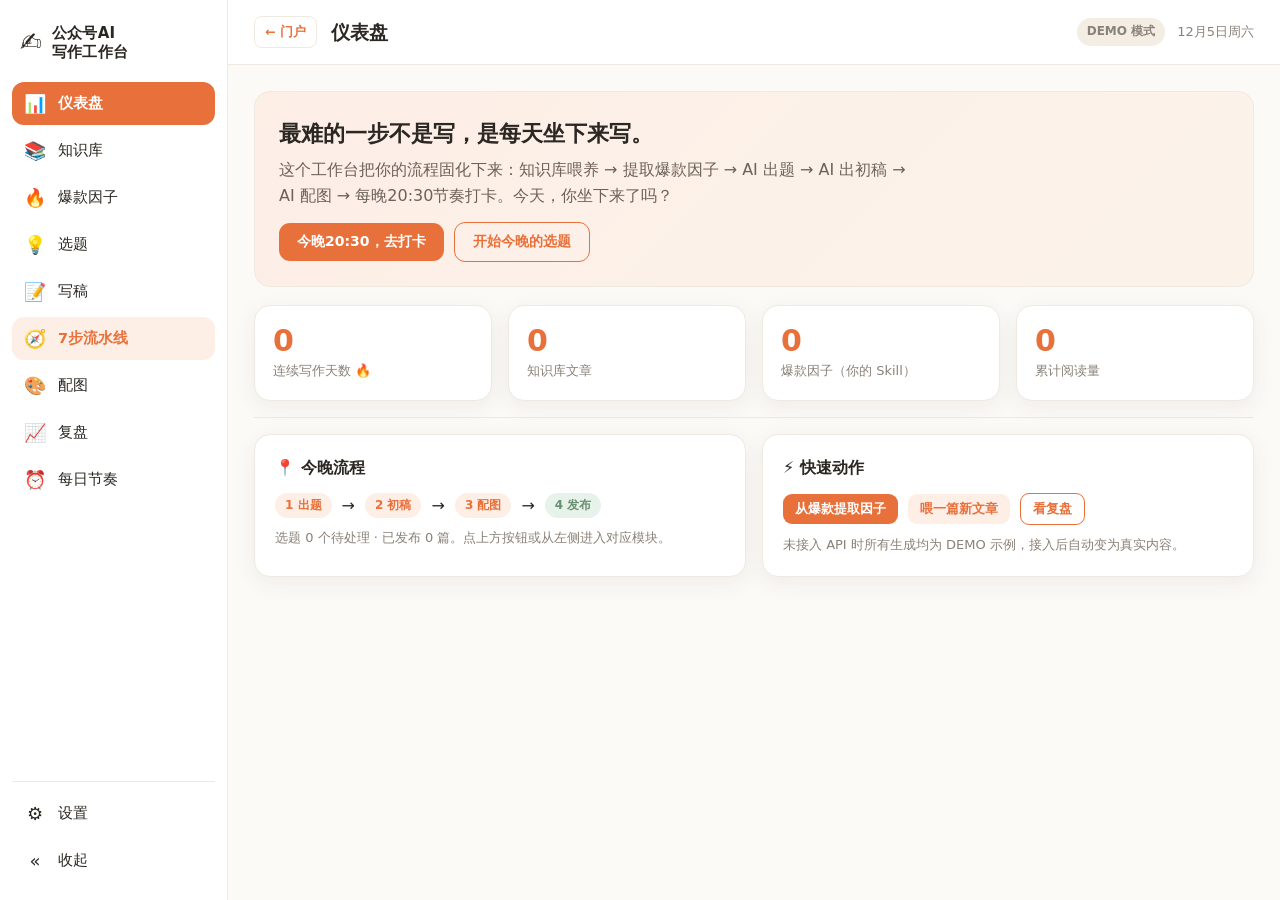
<file: writer/index.html>
<!DOCTYPE html>
<html lang="zh-CN">
<head>
<meta charset="UTF-8" />
<meta name="viewport" content="width=device-width, initial-scale=1.0" />
<title>公众号AI写作工作台</title>
<link rel="stylesheet" href="style.css?v=2" />
</head>
<body>
<div id="app">
  <!-- 左侧可折叠导航 -->
  <aside id="sidebar" class="sidebar">
    <div class="brand">
      <div class="brand-logo">✍️</div>
      <div class="brand-name">公众号AI<br/>写作工作台</div>
    </div>
    <nav class="nav">
      <button class="nav-item" data-route="dashboard" title="仪表盘"><span class="ni">📊</span><span class="nl">仪表盘</span></button>
      <button class="nav-item" data-route="knowledge" title="知识库"><span class="ni">📚</span><span class="nl">知识库</span></button>
      <button class="nav-item" data-route="factors" title="爆款因子库"><span class="ni">🔥</span><span class="nl">爆款因子</span></button>
      <button class="nav-item" data-route="topics" title="选题"><span class="ni">💡</span><span class="nl">选题</span></button>
      <button class="nav-item" data-route="draft" title="写稿"><span class="ni">📝</span><span class="nl">写稿</span></button>
      <button class="nav-item pipeline-entry" onclick="location.href='../pipeline.html'" title="7步创作流水线（独立页）"><span class="ni">🧭</span><span class="nl">7步流水线</span></button>
      <button class="nav-item" data-route="images" title="配图"><span class="ni">🎨</span><span class="nl">配图</span></button>
      <button class="nav-item" data-route="review" title="复盘"><span class="ni">📈</span><span class="nl">复盘</span></button>
      <button class="nav-item" data-route="rhythm" title="每日节奏"><span class="ni">⏰</span><span class="nl">每日节奏</span></button>
    </nav>
    <div class="nav-bottom">
      <button class="nav-item" data-route="settings" title="设置"><span class="ni">⚙️</span><span class="nl">设置</span></button>
      <button id="toggleSidebar" class="nav-item toggle" title="折叠/展开"><span class="ni">«</span><span class="nl">收起</span></button>
    </div>
  </aside>

  <!-- 主区域 -->
  <main id="main">
    <header class="topbar">
      <a class="back-link" href="../index.html" title="返回门户">← 门户</a>
      <button id="mobileMenu" class="mobile-menu">☰</button>
      <h1 id="pageTitle">仪表盘</h1>
      <div class="topbar-right">
        <span id="aiStatus" class="ai-status demo">DEMO 模式</span>
        <span id="todayStamp" class="today-stamp"></span>
      </div>
    </header>
    <section id="content" class="content"></section>
  </main>
</div>

<script src="app.js?v=1"></script>
</body>
</html>
</file>
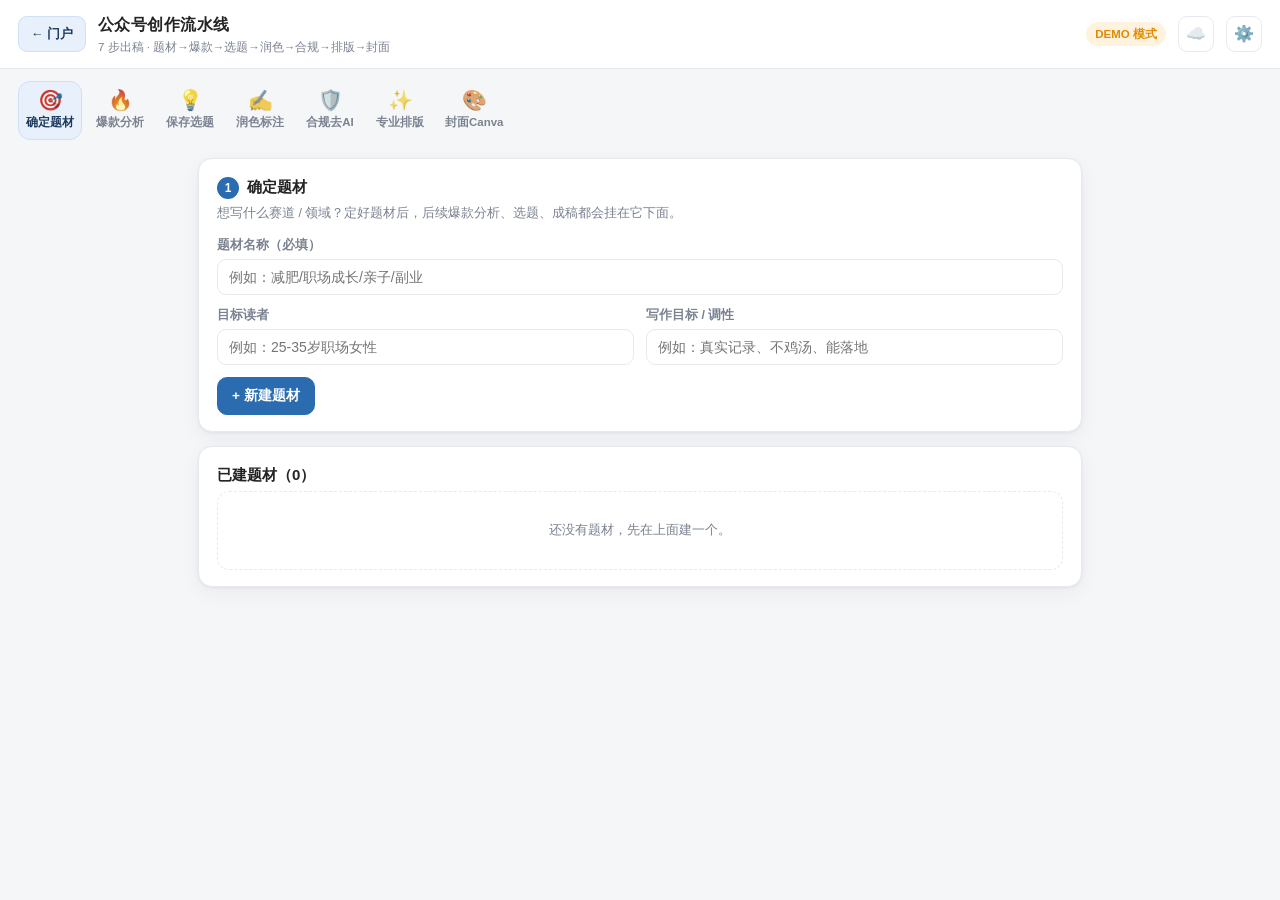
<file: pipeline.html>
<!DOCTYPE html>
<html lang="zh-CN">
<head>
<meta charset="UTF-8" />
<meta name="viewport" content="width=device-width, initial-scale=1.0, viewport-fit=cover" />
<title>公众号创作流水线 · 7步出稿</title>
<style>
  :root{
    --bg:#f5f6f8; --card:#fff; --ink:#242424; --muted:#7a8290;
    --line:#e7e9ee; --accent:#2b6cb0; --accent-soft:#e8f0fc; --accent-ink:#1b3a5b;
    --red:#c62828; --green:#2f9e6b; --amber:#e08a00; --radius:14px;
    --shadow:0 1px 3px rgba(20,30,50,.06),0 6px 20px rgba(20,30,50,.05);
  }
  *{box-sizing:border-box}
  html,body{margin:0;padding:0}
  body{font-family:-apple-system,BlinkMacSystemFont,"Segoe UI","PingFang SC","Microsoft YaHei",sans-serif;
    background:var(--bg);color:var(--ink);font-size:14px;line-height:1.6;-webkit-font-smoothing:antialiased}
  .topbar{position:sticky;top:0;z-index:20;display:flex;align-items:center;gap:12px;
    padding:12px 18px;background:rgba(255,255,255,.92);backdrop-filter:blur(8px);
    border-bottom:1px solid var(--line)}
  .topbar h1{font-size:16px;margin:0;font-weight:700;letter-spacing:.5px}
  .topbar .sub{font-size:11.5px;color:var(--muted)}
  .topbar .spacer{flex:1}
  .pill{display:inline-flex;align-items:center;gap:5px;font-size:11.5px;padding:3px 9px;border-radius:999px;
    background:var(--accent-soft);color:var(--accent-ink);font-weight:600}
  .pill.demo{background:#fff3e0;color:var(--amber)}
  .pill.live{background:#e7f6ee;color:var(--green)}
  .btn{appearance:none;border:1px solid var(--accent);background:var(--accent);color:#fff;font-weight:600;
    padding:9px 14px;border-radius:10px;cursor:pointer;font-size:13.5px;transition:.15s}
  .btn:hover{filter:brightness(1.05)}
  .btn:disabled{opacity:.55;cursor:default}
  .btn.ghost{background:#fff;color:var(--accent);}
  .btn.soft{background:var(--accent-soft);border-color:var(--accent-soft);color:var(--accent-ink)}
  .btn.sm{padding:6px 11px;font-size:12.5px;border-radius:8px}
  .btn.mini{padding:4px 9px;font-size:12px;border-radius:7px}
  .icon-btn{appearance:none;border:1px solid var(--line);background:#fff;color:var(--muted);
    width:36px;height:36px;border-radius:9px;cursor:pointer;font-size:16px}
  .icon-btn:hover{color:var(--accent);border-color:var(--accent)}
  .back-link{display:inline-flex;align-items:center;gap:4px;font-size:12.5px;font-weight:600;
    color:var(--accent-ink);background:var(--accent-soft);border:1px solid #cfe0f7;
    padding:7px 12px;border-radius:9px;text-decoration:none;white-space:nowrap;transition:.15s}
  .back-link:hover{background:#dbe8fa}

  /* stepper */
  .stepper{display:flex;gap:6px;overflow-x:auto;padding:12px 18px 4px;scrollbar-width:none}
  .stepper::-webkit-scrollbar{display:none}
  .step{flex:0 0 auto;display:flex;flex-direction:column;align-items:center;gap:3px;min-width:64px;
    padding:8px 6px;border-radius:12px;cursor:pointer;border:1px solid transparent;transition:.15s}
  .step .em{font-size:20px;line-height:1;filter:grayscale(.3)}
  .step .nm{font-size:11.5px;color:var(--muted);font-weight:600;white-space:nowrap}
  .step.active{background:var(--accent-soft);border-color:#cfe0f7}
  .step.active .nm{color:var(--accent-ink)}
  .step.done .em::after{content:"✓";font-size:10px;background:var(--green);color:#fff;border-radius:50%;
    padding:1px 4px;margin-left:2px;vertical-align:top}
  .step.locked{opacity:.55}

  .wrap{max-width:920px;margin:0 auto;padding:14px 18px 60px}
  .card{background:var(--card);border:1px solid var(--line);border-radius:var(--radius);
    padding:16px 18px;box-shadow:var(--shadow);margin-bottom:14px}
  .card .st{font-size:15px;font-weight:700;margin:0 0 4px}
  .card .st .n{display:inline-flex;width:22px;height:22px;border-radius:50%;background:var(--accent);
    color:#fff;font-size:12px;align-items:center;justify-content:center;margin-right:8px;vertical-align:middle}
  .muted{color:var(--muted)}
  .hint{font-size:12.5px;color:var(--muted);margin:4px 0 12px}
  label.field{display:block;font-size:12.5px;color:var(--muted);margin:10px 0 4px;font-weight:600}
  input.field,textarea.field,select.field{width:100%;border:1px solid var(--line);border-radius:9px;
    padding:9px 11px;font-size:14px;font-family:inherit;background:#fff;color:var(--ink)}
  textarea.field{resize:vertical;min-height:88px;line-height:1.6}
  input.field:focus,textarea.field:focus,select.field:focus{outline:none;border-color:var(--accent);
    box-shadow:0 0 0 3px var(--accent-soft)}
  .grid2{display:grid;grid-template-columns:1fr 1fr;gap:12px}
  .grid3{display:grid;grid-template-columns:1fr 1fr 1fr;gap:12px}
  @media(max-width:640px){.grid2,.grid3{grid-template-columns:1fr}}
  .row{display:flex;align-items:center;gap:8px;flex-wrap:wrap}
  .row.end{justify-content:flex-end}
  .spacer{flex:1}

  .item{border:1px solid var(--line);border-radius:12px;padding:12px 14px;margin-bottom:10px;background:#fff}
  .item.active{border-color:var(--accent);box-shadow:0 0 0 3px var(--accent-soft)}
  .item .top{display:flex;align-items:center;gap:8px}
  .item .title{font-weight:700;font-size:14.5px}
  .item .meta{font-size:12.5px;color:var(--muted);margin-top:4px}
  .badge{font-size:11px;padding:2px 8px;border-radius:999px;font-weight:600}
  .badge.候选{background:#eef2f7;color:#5a6675}
  .badge.采纳{background:#e7f6ee;color:var(--green)}
  .badge.弃用{background:#fdecec;color:var(--red)}
  .mc{margin:6px 0 0;padding-left:18px;font-size:13px}
  .mc li{margin:2px 0}
  .tag{display:inline-block;font-size:11px;background:var(--accent-soft);color:var(--accent-ink);
    padding:1px 7px;border-radius:6px;margin-right:4px}
  .empty{border:1.5px dashed var(--line);border-radius:12px;padding:28px;text-align:center;color:var(--muted);font-size:13px}

  .spin{display:inline-block;width:13px;height:13px;border:2px solid rgba(255,255,255,.5);
    border-top-color:#fff;border-radius:50%;animation:sp .7s linear infinite;vertical-align:-2px;margin-right:5px}
  @keyframes sp{to{transform:rotate(360deg)}}
  .toast{position:fixed;left:50%;bottom:26px;transform:translateX(-50%) translateY(20px);
    background:#222;color:#fff;padding:10px 16px;border-radius:10px;font-size:13px;opacity:0;
    pointer-events:none;transition:.25s;z-index:60;max-width:88vw;text-align:center}
  .toast.show{opacity:1;transform:translateX(-50%) translateY(0)}

  /* modal */
  .mask{position:fixed;inset:0;background:rgba(20,30,50,.35);z-index:50;display:none}
  .mask.show{display:block}
  .modal{position:fixed;left:50%;top:50%;transform:translate(-50%,-50%);width:min(460px,92vw);
    background:#fff;border-radius:16px;padding:20px;z-index:51;box-shadow:var(--shadow);display:none}
  .modal.show{display:block}
  .modal h3{margin:0 0 12px;font-size:16px}
  .presets{display:flex;gap:6px;margin:6px 0 0;flex-wrap:wrap}
  .preset{border:1px solid var(--line);background:#fff;border-radius:8px;padding:5px 10px;font-size:12px;cursor:pointer}
  .preset:hover{border-color:var(--accent);color:var(--accent)}
  .navlink{color:var(--accent);cursor:pointer;font-weight:600}
  .navlink:hover{text-decoration:underline}
  .upbar{display:flex;gap:8px;align-items:center;flex-wrap:wrap;font-size:12.5px;color:var(--muted)}
  .ok{color:var(--green)}

  /* Phase B 新增样式 */
  .paper{background:#fcfcfe;border:1px solid var(--line);border-radius:10px;padding:14px 16px;line-height:1.85;font-size:14.5px;white-space:pre-wrap;word-break:break-word}
  .annot{display:flex;gap:8px;align-items:flex-start;padding:8px 10px;border:1px solid var(--line);border-radius:10px;margin-bottom:8px;background:#fff}
  .annot .seg{font-size:13.5px;flex:1}
  .badge.新增{background:#e7f6ee;color:var(--green)}
  .badge.改写{background:#fff3e0;color:var(--amber)}
  .risk{display:flex;gap:10px;align-items:flex-start;padding:9px 0;border-bottom:1px dashed var(--line)}
  .risk:last-child{border-bottom:none}
  .lvl{font-size:11px;font-weight:700;padding:2px 8px;border-radius:6px;flex:0 0 auto;margin-top:1px}
  .lvl.高{background:#fdecec;color:var(--red)} .lvl.中{background:#fff3e0;color:var(--amber)} .lvl.低{background:#eef2f7;color:#5a6675}
  .rbody{flex:1} .rt{font-weight:600;font-size:13.5px}
  .oview{display:flex;gap:10px;flex-wrap:wrap;margin:6px 0 10px}
  .ov{flex:1;min-width:88px;background:#f7f9fc;border:1px solid var(--line);border-radius:10px;padding:10px;text-align:center}
  .ov .num{display:block;font-size:22px;font-weight:800;color:var(--accent-ink)} .ov .lbl{font-size:12px;color:var(--muted)}
  .bar{height:12px;background:#eef2f7;border-radius:999px;overflow:hidden;margin:6px 0}
  .barfill{height:100%;border-radius:999px;transition:width .4s}
  .wxprev{background:#fff;border:1px solid var(--line);border-radius:10px;padding:18px;max-width:680px;margin:0 auto}
  .wxprev h1,.wxprev h2{margin-top:0}
</style>
</head>
<body>
<div class="topbar">
  <a class="back-link" href="index.html" title="返回门户">← 门户</a>
  <div>
    <h1>公众号创作流水线</h1>
    <div class="sub">7 步出稿 · 题材→爆款→选题→润色→合规→排版→封面</div>
  </div>
  <div class="spacer"></div>
  <span id="aiStatus" class="pill demo">DEMO</span>
  <button class="icon-btn" id="syncBtn" title="云同步">☁️</button>
  <button class="icon-btn" id="setBtn" title="AI 设置">⚙️</button>
</div>

<div class="stepper" id="stepper"></div>

<div class="wrap">
  <div id="syncbar" class="card" style="display:none">
    <div class="st">☁️ 云同步（与主站共用 Supabase）</div>
    <div class="hint">同步码与主站一致即可多端共享数据。上传＝合并后推云端；下载＝把云端合并回本地（不覆盖本地独有内容）。</div>
    <div class="row">
      <input class="field" id="syncKey" placeholder="输入同步码（与主站相同）" style="max-width:240px" />
      <button class="btn sm" id="syncUp">⬆ 上传</button>
      <button class="btn sm ghost" id="syncDown">⬇ 下载</button>
      <button class="btn sm soft" id="syncExp">导出</button>
      <button class="btn sm soft" id="syncImp">导入</button>
      <input type="file" id="syncFile" accept=".json" style="display:none" />
    </div>
    <div id="syncStatus" class="upbar" style="margin-top:8px"></div>
  </div>

  <div id="content"></div>
</div>

<!-- settings modal -->
<div class="mask" id="setMask"></div>
<div class="modal" id="setModal">
  <h3>⚙️ AI 接入（与主站共用 gzh_ai）</h3>
  <div class="hint">填了密钥即用真实模型；留空则全程 DEMO 示例。配置会自动同步给主站《公众号助推助手》。</div>
  <label class="field">接口地址（完整 chat/completions URL）</label>
  <input class="field" id="setEndpoint" placeholder="https://api.openai.com/v1/chat/completions" />
  <div class="presets">
    <span class="preset" data-p="deepseek">DeepSeek</span>
    <span class="preset" data-p="qwen">通义千问</span>
    <span class="preset" data-p="openai">OpenAI</span>
  </div>
  <label class="field">API Key</label>
  <input class="field" id="setKey" type="password" placeholder="sk-..." />
  <label class="field">模型名</label>
  <input class="field" id="setModel" placeholder="deepseek-chat" />
  <div class="row" style="margin-top:14px">
    <button class="btn" id="setSave">保存</button>
    <button class="btn ghost" id="setClose">关闭</button>
    <span id="setMsg" class="muted"></span>
  </div>
</div>

<div class="toast" id="toast"></div>

<script>
'use strict';
/* ============ 数据层（复用主站 gzh_ 前缀；pipeline 数据用 gzh_pipe_*） ============ */
const PS = {
  get(k,def){ try{ const v=localStorage.getItem('gzh_'+k); return v?JSON.parse(v):def; }catch(e){ return def; } },
  set(k,v){ localStorage.setItem('gzh_'+k, JSON.stringify(v)); },
  del(k){ localStorage.removeItem('gzh_'+k); }
};
const uid=()=>Date.now().toString(36)+Math.random().toString(36).slice(2,7);
const todayStr=()=>new Date().toISOString().slice(0,10);
const esc=s=>String(s==null?'':s).replace(/[&<>"]/g,c=>({'&':'&amp;','<':'&lt;','>':'&gt;','"':'&quot;'}[c]));

/* ============ AI 客户端（读主站 gzh_ai） ============ */
function aiCfg(){ return PS.get('ai',{endpoint:'',key:'',model:''}); }
function aiLive(){ const c=aiCfg(); return !!(c.endpoint&&c.key&&c.model); }
function refreshAiStatus(){
  const el=$('#aiStatus');
  if(aiLive()){ el.textContent='AI 已接入'; el.className='pill live'; }
  else { el.textContent='DEMO 模式'; el.className='pill demo'; }
}
async function pipeChat(system,user,temp,demoFn){
  temp=temp||0.7; const c=aiCfg();
  if(!aiLive()) return (demoFn||pipeDemo)(system,user);
  try{
    const r=await fetch(c.endpoint,{method:'POST',headers:{'Content-Type':'application/json','Authorization':'Bearer '+c.key},
      body:JSON.stringify({model:c.model,temperature:temp,messages:[{role:'system',content:system},{role:'user',content:user}]})});
    if(!r.ok) throw new Error('HTTP '+r.status);
    const j=await r.json();
    return (j.choices&&j.choices[0]&&j.choices[0].message.content)||'';
  }catch(e){ toast('接口失败，已回退 DEMO：'+e.message); return pipeDemo(system,user); }
}
function pipeDemo(system,user){
  const genre=(user.match(/题材[：:]\s*(.+)/)||[])[1]||'你的题材';
  const srcRaw=(user.match(/竞品素材[：:]\s*([\s\S]*)/)||[])[1]||'';
  const src=srcRaw.split('\n').map(s=>s.trim()).filter(Boolean).slice(0,5);
  const base=[
    {title:`「${genre}」别等准备好了：先做完这 3 件小事`,
     mainContent:['从你自己的起步犹豫写起，制造真实反差','给 3 个今天就能做的最小动作','结尾留一个可立刻照做的召唤'],
     angle:'第一人称真实经历 + 反差钩子', whyHot:'命中「真实经历 + 具体数字 + 行动召唤」爆款因子',
     source: src.length?('参考你粘贴的：'+src[0]):'DEMO 生成（接入 API 后基于真实竞品）'},
    {title:`一个人做 ${genre} 一年没起色，换个方法 30 天翻盘`,
     mainContent:['对比「断更期」与「方法升级后」的每天流程','把可复制的清单落成步骤','用具体时间/数字增强可信'],
     angle:'痛点共鸣 + 具体数字', whyHot:'痛点+数字组合，点击率更高',
     source: src.length?('参考：'+src.slice(-1)[0]):'DEMO 生成'},
    {title:`8:30 的书桌、写作业的娃、和一篇发出去的 ${genre} 文章`,
     mainContent:['把「每天坐下来」的仪式感写成画面','给读者一个同款节奏模板','结尾点出坚持本身的价值'],
     angle:'画面感 + 情绪共鸣', whyHot:'场景化开头，手机阅读友好', source:'DEMO 生成'}
  ];
  return JSON.stringify(base,null,2);
}

/* ============ 解析 AI 返回的 JSON 数组 ============ */
function parseJsonArr(t){
  t=(t||'').replace(/```json|```/g,'').trim();
  try{ const j=JSON.parse(t); if(Array.isArray(j)) return j; if(j&&Array.isArray(j.topics)) return j.topics; }catch(e){}
  const s=t.indexOf('['), e=t.lastIndexOf(']');
  if(s>=0&&e>s){ try{ return JSON.parse(t.slice(s,e+1)); }catch(e2){} }
  return [];
}

/* ============ 解析 AI 返回的 JSON 对象 ============ */
function parseJsonObj(t){
  t=(t||'').replace(/```json|```/g,'').trim();
  try{ const j=JSON.parse(t); if(j&&typeof j==='object'&&!Array.isArray(j)) return j; }catch(e){}
  const s=t.indexOf('{'), e=t.lastIndexOf('}');
  if(s>=0&&e>s){ try{ return JSON.parse(t.slice(s,e+1)); }catch(e2){} }
  return null;
}

/* ============ DEMO：润色 / 检查（无 API 时示例输出） ============ */
function demoPolish(system,user){
  const orig=(user.match(/初稿：\n([\s\S]*)/)||[])[1]||'（示例初稿）你今天想聊聊减肥这件事。';
  const polished='（DEMO 成稿示例）\n\n八点半的书桌前，娃在写作业，我盯着碗里的半根玉米——这就是我普通一天里最真实的「减肥现场」。\n\n今天不想讲大道理，就聊一件小事：把晚餐的主食换成半根玉米。上周我称量停在 63.5kg，没靠饿，就靠这种不费力的替换。\n\n很多人卡在「开始」两个字。其实不用等准备好了，今晚先把这一顿换掉，就算你开始了。';
  const annotations=[
    {type:'改写',segment:'原开头「你今天想聊聊减肥这件事」',reason:'改为画面化场景切入，前 3 秒抓住读者'},
    {type:'新增',segment:'补充「称量 63.5kg」的真实数字',reason:'用具体数据增强可信与真实感'},
    {type:'新增',segment:'结尾行动召唤「今晚先换一顿」',reason:'给读者一个低门槛的下一步'}
  ];
  return JSON.stringify({polished,annotations,summary:'主要做了场景化开头 + 两处真实细节补充，未改变核心观点。'});
}
function demoCheck(system,user){
  return JSON.stringify({
    copyright:[{level:'中',point:'开头「30天瘦8斤」式数字钩子与同类爆款结构相似',detail:'数字+天数钩子在同类文中高频出现，易被判定套路化',suggestion:'改用你自己的真实起点数字与心情，弱化模板感'}],
    adLaw:[{level:'高',word:'最省事',suggestion:'改为「相对省心」，避免绝对化用语'},{level:'低',word:'绝对',suggestion:'视语境替换为「通常」'}],
    aiSmell:[{issue:'连续三段以「首先/其次/最后」排比',fix:'改为更自然的口语过渡'},{issue:'出现「在这个快节奏的时代」等空泛套话',fix:'删去，用具体场景替代'}],
    aiScore:42,
    summary:'存在 1 处版权套路风险与 2 处广告法极限词，AI 味中等，建议改完再发。'
  });
}

/* ============ Supabase 同步（复用主站机制，URL/anon key 已内置） ============ */
const SYNC_CTRL=['gzh_sync_key','gzh_sync_last','gzh_meta','gzh_ai'];
const isDataKey=full=>typeof full==='string'&&full.startsWith('gzh_')&&!SYNC_CTRL.includes(full);
function getMeta(){ try{ return JSON.parse(localStorage.getItem('gzh_meta')||'{}'); }catch(e){ return {}; } }
function collectAll(){ const out={}; for(let i=0;i<localStorage.length;i++){ const k=localStorage.key(i);
  if(isDataKey(k)){ try{ out[k]=JSON.parse(localStorage.getItem(k)); }catch(e){ out[k]=localStorage.getItem(k); } } } return out; }
function canon(x){
  if(x===null||typeof x!=='object') return JSON.stringify(x);
  if(Array.isArray(x)) return '['+x.map(canon).join(',')+']';
  const ks=Object.keys(x).sort(); return '{'+ks.map(k=>JSON.stringify(k)+':'+canon(x[k])).join(',')+'}';
}
function mergeArr(l,r,lt,rt,tomb){
  let res; const lId=l.length>0&&l.every(x=>x&&typeof x==='object'&&x.id);
  const rId=r.length>0&&r.every(x=>x&&typeof x==='object'&&x.id);
  if(lId&&rId){ const map={}; const order=(rt>=lt)?[...l,...r]:[...r,...l]; order.forEach(x=>{ if(x&&x.id) map[x.id]=x; }); res=Object.values(map); }
  else { const seen=new Set(); res=[]; [...l,...r].forEach(x=>{ const key=(x&&typeof x==='object')?canon(x):String(x); if(!seen.has(key)){ seen.add(key); res.push(x); } }); }
  if(tomb&&Object.keys(tomb).length) res=res.filter(x=>!(x&&x.id&&tomb[x.id]));
  return res;
}
function mergeSync(L,Lm,R,Rm){
  const out={}; const keys=new Set([...Object.keys(L||{}),...Object.keys(R||{})]);
  const dl={}; const Ldl=(L&&L['gzh_del_log'])||{}, Rdl=(R&&R['gzh_del_log'])||{};
  new Set([...Object.keys(Ldl),...Object.keys(Rdl)]).forEach(sk=>{ const m=Object.assign({},Ldl[sk]||{});
    Object.keys(Rdl[sk]||{}).forEach(id=>{ m[id]=Math.max(m[id]||0,Rdl[sk][id]); }); dl[sk]=m; });
  if(Object.keys(dl).length) out['gzh_del_log']=dl;
  const tomb=sk=>{ const s=String(sk||''); return (dl[s]||dl[s.replace(/^gzh_/,'')]||{}); };
  keys.forEach(k=>{ if(!isDataKey(k)||k==='gzh_del_log') return;
    const l=L?L[k]:undefined, r=R?R[k]:undefined;
    if(l===undefined&&r===undefined) return;
    if(Array.isArray(l)&&Array.isArray(r)) out[k]=mergeArr(l,r,(Lm&&Lm[k])||0,(Rm&&Rm[k])||0,tomb(k));
    else if(Array.isArray(l)&&r===undefined) out[k]=l.filter(x=>!(x&&x.id&&tomb(k)[x.id]));
    else if(Array.isArray(r)&&l===undefined) out[k]=r.filter(x=>!(x&&x.id&&tomb(k)[x.id]));
    else { const lt=(Lm&&Lm[k])||0, rt=(Rm&&Rm[k])||0; out[k]=(rt>=lt)?r:l; }
  });
  return out;
}
function markDeleted(storeKey,ids){
  try{ const log=PS.get('del_log',{}); const m=log[storeKey]||(log[storeKey]={}); const t=Date.now();
    (Array.isArray(ids)?ids:[ids]).forEach(id=>{ if(id) m[id]=t; }); PS.set('del_log',log); }catch(e){}
}
function persistMerged(merged,mMeta){
  Object.keys(merged).forEach(k=>{ if(isDataKey(k)) localStorage.setItem(k,JSON.stringify(merged[k])); });
  const local=getMeta(); Object.keys(mMeta||{}).forEach(k=>{ if(isDataKey(k)) local[k]=Math.max(local[k]||0,mMeta[k]||0); });
  localStorage.setItem('gzh_meta',JSON.stringify(local));
}
const SB={ url:'https://rbmxgcholrcwjyzwnqmv.supabase.co',
  key:'eyJhbGciOiJIUzI1NiIsInR5cCI6IkpXVCJ9.eyJpc3MiOiJzdXBhYmFzZSIsInJlZiI6InJibXhnY2hvbHJjd2p5enducW12Iiwicm9sZSI6ImFub24iLCJpYXQiOjE3ODc1NjAyNzQsImV4cCI6MjEwMzEzNjI3NH0.q0iqUzOAGc1YuOUY9vb8sf4fl7JxTqg9BvHLc5xLP14',
  headers(){ return {'apikey':this.key,'Authorization':'Bearer '+this.key,'Content-Type':'application/json'}; } };
function syncKey(){ return ($('#syncKey').value||'').trim(); }
async function pushMerged(merged,mMeta){
  const payload=Object.assign({},merged); payload._meta=mMeta||{};
  const r=await fetch(SB.url+'/rest/v1/gzh_sync',{method:'POST',
    headers:Object.assign(SB.headers(),{'Prefer':'resolution=merge-duplicates'}),
    body:JSON.stringify({code:syncKey(),data:payload})});
  if(!r.ok) throw new Error('HTTP '+r.status+' '+((await r.text()).slice(0,120)));
}
async function readRemote(){
  const rd={data:{},meta:{}};
  try{ const r=await fetch(SB.url+'/rest/v1/gzh_sync?code=eq.'+encodeURIComponent(syncKey())+'&select=code,data',{headers:SB.headers()});
    if(r.ok){ const arr=await r.json(); if(arr.length&&arr[0].data){ const d=arr[0].data; rd.meta=d._meta||{}; delete d._meta; rd.data=d; } } }catch(e){}
  return rd;
}
async function syncUpload(){
  const key=syncKey(); if(!key){ $('#syncStatus').innerHTML='<span style="color:var(--red)">先填同步码</span>'; return; }
  $('#syncStatus').textContent='上传中（先与云端合并）…';
  try{ const remote=await readRemote(); const L=collectAll(), Lm=getMeta();
    const merged=mergeSync(L,Lm,remote.data,remote.meta);
    const mMeta=Object.assign({},Lm); Object.keys(remote.meta||{}).forEach(k=>{ if(isDataKey(k)) mMeta[k]=Math.max(mMeta[k]||0,remote.meta[k]||0); });
    await pushMerged(merged,mMeta); PS.set('sync_last',Date.now());
    $('#syncStatus').innerHTML='<span class="ok">已上传（已与云端合并）· '+new Date().toLocaleString()+'</span>'; toast('已与云端合并上传');
  }catch(e){ $('#syncStatus').innerHTML='<span style="color:var(--red)">上传失败：'+e.message+'</span>'; }
}
async function syncDownload(){
  const key=syncKey(); if(!key){ $('#syncStatus').innerHTML='<span style="color:var(--red)">先填同步码</span>'; return; }
  $('#syncStatus').textContent='下载中（合并到本地）…';
  try{ const r=await fetch(SB.url+'/rest/v1/gzh_sync?code=eq.'+encodeURIComponent(key)+'&select=code,data',{headers:SB.headers()});
    if(!r.ok) throw new Error('HTTP '+r.status);
    const arr=await r.json(); if(!arr.length||!arr[0].data){ $('#syncStatus').textContent='云端暂无该同步码的数据'; return; }
    const rd=arr[0].data; const Rm=rd._meta||{}; delete rd._meta; const R=rd;
    const L=collectAll(), Lm=getMeta(); const merged=mergeSync(L,Lm,R,Rm); const mMeta=Object.assign({},Lm,Rm);
    persistMerged(merged,mMeta);
    try{ await pushMerged(merged,mMeta); $('#syncStatus').innerHTML='<span class="ok">已合并（本地+云端已收敛到云端）</span>'; }
    catch(e){ $('#syncStatus').innerHTML='<span class="ok">已合并到本地</span> <span style="color:var(--red)">（回写云端失败：'+e.message+'，稍后点一次上传即可）</span>'; }
    toast('已合并云端内容，未覆盖本地'); renderCurrent();
  }catch(e){ $('#syncStatus').innerHTML='<span style="color:var(--red)">拉取失败：'+e.message+'</span>'; }
}

/* ============ 业务数据 ============ */
function projects(){ return PS.get('pipe_projects',[]); }
function topics(){ return PS.get('pipe_topics',[]); }
function currentProjectId(){ return PS.get('pipe_current',''); }
function currentProject(){ return projects().find(p=>p.id===currentProjectId())||null; }

/* ============ 步骤定义 ============ */
const STEPS=[
  {id:'genre',   name:'确定题材', icon:'🎯', render:renderGenre},
  {id:'research',name:'爆款分析', icon:'🔥', render:renderResearch},
  {id:'topics',  name:'保存选题', icon:'💡', render:renderTopics},
  {id:'polish',  name:'润色标注', icon:'✍️', render:renderPolish},
  {id:'check',   name:'合规去AI', icon:'🛡️', render:renderCheck},
  {id:'layout',  name:'专业排版', icon:'✨', render:renderLayout},
  {id:'cover',   name:'封面Canva', icon:'🎨', render:renderCover},
];
let curStep='genre';
function renderStepper(){
  const box=$('#stepper'); if(!box) return;
  const done=new Set();
  if(currentProject()){ done.add('genre'); done.add('research'); done.add('topics'); }
  if(myDrafts().length){ done.add('polish'); done.add('check'); }
  if(myLayouts().length){ done.add('layout'); }
  if(myCovers().length){ done.add('cover'); }
  box.innerHTML=STEPS.map(s=>{
    const cls=['step']; if(s.id===curStep) cls.push('active'); if(done.has(s.id)) cls.push('done');
    return `<div class="${cls.join(' ')}" data-step="${s.id}"><span class="em">${s.icon}</span><span class="nm">${s.name}</span></div>`;
  }).join('');
  $$('.step').forEach(el=>el.onclick=()=>gotoStep(el.dataset.step));
}
function gotoStep(id){
  curStep=id; const s=STEPS.find(x=>x.id===id); PS.set('pipe_step',id);
  renderStepper(); $('#content').innerHTML=''; s.render();
  location.hash=id;
}
function renderCurrent(){ const s=STEPS.find(x=>x.id===curStep)||STEPS[0]; s.render(); renderStepper(); }

/* ============ Step 1 确定题材 ============ */
function renderGenre(){
  const ps=projects(); const cur=currentProject();
  let html=`<div class="card">
    <div class="st"><span class="n">1</span>确定题材</div>
    <div class="hint">想写什么赛道 / 领域？定好题材后，后续爆款分析、选题、成稿都会挂在它下面。</div>
    <label class="field">题材名称（必填）</label>
    <input class="field" id="gName" placeholder="例如：减肥/职场成长/亲子/副业" />
    <div class="grid2">
      <div><label class="field">目标读者</label><input class="field" id="gAud" placeholder="例如：25-35岁职场女性" /></div>
      <div><label class="field">写作目标 / 调性</label><input class="field" id="gGoal" placeholder="例如：真实记录、不鸡汤、能落地" /></div>
    </div>
    <div class="row" style="margin-top:12px">
      <button class="btn" id="gSave">+ 新建题材</button>
      ${cur?'<span class="ok" style="font-size:12.5px">当前题材：'+esc(cur.name)+'</span>':''}
    </div>
  </div>`;
  html+=`<div class="card"><div class="st">已建题材（${ps.length}）</div>`;
  if(!ps.length) html+='<div class="empty">还没有题材，先在上面建一个。</div>';
  else html+=ps.map(p=>`
    <div class="item ${p.id===currentProjectId()?'active':''}">
      <div class="top"><span class="title">${esc(p.name)}</span>
        ${p.id===currentProjectId()?'<span class="badge 采纳">当前</span>':'<span class="badge 候选">备选</span>'}
        <div class="spacer"></div>
        <button class="btn mini soft" onclick="pickProject('${p.id}')">选为当前</button>
        <button class="btn mini ghost" onclick="delProject('${p.id}')">删</button></div>
      <div class="meta">${p.audience?('读者：'+esc(p.audience)+' · '):''}${p.goal?('调性：'+esc(p.goal)):''}</div>
      <div class="meta">选题 ${topics().filter(t=>t.projectId===p.id).length} 个 · 创建 ${fmt(p.createdAt)}</div>
    </div>`).join('');
  html+='</div>';
  $('#content').innerHTML=html;
  $('#gSave').onclick=()=>{
    const name=$('#gName').value.trim(); if(!name){ toast('填题材名称'); return; }
    const ps=projects(); const p={id:uid(),name,audience:$('#gAud').value.trim(),goal:$('#gGoal').value.trim(),createdAt:todayStr()};
    ps.unshift(p); PS.set('pipe_projects',ps); PS.set('pipe_current',p.id);
    toast('已建题材并设为当前'); renderGenre(); renderStepper();
  };
}
function pickProject(id){ PS.set('pipe_current',id); toast('已切换当前题材'); renderGenre(); renderStepper(); }
function delProject(id){
  if(!confirm('删除该题材？其下选题也会一并删除。')) return;
  PS.set('pipe_projects',projects().filter(p=>p.id!==id));
  PS.set('pipe_topics',topics().filter(t=>t.projectId!==id));
  if(currentProjectId()===id) PS.set('pipe_current','');
  toast('已删除'); renderGenre(); renderStepper();
}

/* ============ Step 2 爆款分析 ============ */
function renderResearch(){
  const cur=currentProject();
  if(!cur){ $('#content').innerHTML=`<div class="card"><div class="st"><span class="n">2</span>爆款分析</div>
    <div class="empty">请先在「确定题材」里建一个题材并设为当前。</div>
    <div class="row"><button class="btn sm" onclick="gotoStep('genre')">去建题材</button></div></div>`; return; }
  $('#content').innerHTML=`
  <div class="card">
    <div class="st"><span class="n">2</span>爆款分析 → 提取选题</div>
    <div class="hint">说明：静态网站无法直连公众号后台实时检索，这里用两种方式补：① 把你在别处搜到的<b>竞品爆款素材</b>（标题/要点/链接）贴进来，AI 分析共性并产出选题；② 只给题材，AI 按爆款因子脑暴。若要真·实时搜索，可用 WorkBuddy 的「微信公众号创作专家」（带联网）搜完粘贴过来。</div>
    <label class="field">题材（来自当前题材，可改）</label>
    <input class="field" id="rGenre" value="${esc(cur.name)}" />
    <label class="field">竞品爆款素材（可选，每行一条：标题 + 关键要点/链接）</label>
    <textarea class="field" id="rMat" placeholder="例如：&#10;《30天瘦8斤，我只改了早餐》—— 用具体天数+数字，开头讲自己踩坑&#10;《减肥别吃晚饭？我试了90天》—— 反常识钩子+亲历数据"></textarea>
    <div class="row" style="margin-top:12px">
      <button class="btn" id="rGo">⚡ AI 分析并出选题</button>
      <span class="muted">当前题材：${esc(cur.name)}</span>
    </div>
  </div>
  <div id="rOut"></div>`;
  $('#rGo').onclick=runResearch;
}
async function runResearch(){
  const cur=currentProject(); if(!cur) return;
  const genre=$('#rGenre').value.trim()||cur.name;
  const mat=$('#rMat').value.trim();
  const btn=$('#rGo'); btn.disabled=true; btn.innerHTML='<span class="spin"></span>分析中…';
  const sys='你是微信公众号创作专家。基于用户给的题材与（可选的）竞品爆款素材，分析爆款共性，产出 3 个选题。'
    +'严格只输出 JSON 数组，每项含：title(吸引人标题)、mainContent(数组，3-5个主要内容要点)、angle(写作角度)、whyHot(为什么能火，结合爆款因子)、source(素材来源说明)。';
  const usr=`题材：${genre}\n竞品素材：${mat||'（无，仅按题材脑暴）'}`;
  const res=await pipeChat(sys,usr,0.85);
  const arr=parseJsonArr(res);
  btn.disabled=false; btn.textContent='⚡ 重新分析';
  const box=$('#rOut');
  if(!arr.length){ box.innerHTML='<div class="card"><div class="st">分析结果</div><div class="empty">AI 未返回可解析的选题（DEMO 模式下应正常）。可重试或检查接口。</div></div>'; return; }
  // 落库为候选选题
  const ts=topics();
  arr.forEach(a=>{ ts.unshift({id:uid(),projectId:cur.id,title:a.title||'',mainContent:Array.isArray(a.mainContent)?a.mainContent:[],
    angle:a.angle||'',whyHot:a.whyHot||'',source:a.source||'',status:'候选',createdAt:todayStr()}); });
  PS.set('pipe_topics',ts);
  box.innerHTML='<div class="card"><div class="st">✅ 已生成 '+arr.length+' 个候选选题并存入「保存选题」</div>'
    +'<div class="hint">下方为本次生成；去「保存选题」可筛选/采纳/弃用/编辑。</div>'
    +arr.map(a=>`<div class="item"><div class="top"><span class="title">${esc(a.title||'')}</span></div>`
      +(a.mainContent&&a.mainContent.length?`<ul class="mc">${a.mainContent.map(m=>'<li>'+esc(m)+'</li>').join('')}</ul>`:'')
      +(a.angle?`<div class="meta"><b>角度：</b>${esc(a.angle)}</div>`:'')
      +(a.whyHot?`<div class="meta"><b>为什么火：</b>${esc(a.whyHot)}</div>`:'')
      +(a.source?`<div class="meta"><b>来源：</b>${esc(a.source)}</div>`:'')
    +`</div>`).join('')
    +'<div class="row"><button class="btn sm" onclick="gotoStep(\'topics\')">去保存选题 →</button></div></div>';
  renderStepper();
  toast('已生成 '+arr.length+' 个选题');
}

/* ============ Step 3 保存选题 ============ */
let topicFilter='全部';
function renderTopics(){
  const cur=currentProject();
  if(!cur){ $('#content').innerHTML=`<div class="card"><div class="st"><span class="n">3</span>保存选题</div>
    <div class="empty">请先在「确定题材」里建一个题材并设为当前。</div></div>`; return; }
  const all=topics().filter(t=>t.projectId===cur.id);
  const flt=topicFilter==='全部'?all:all.filter(t=>t.status===topicFilter);
  const counts={全部:all.length,候选:all.filter(t=>t.status==='候选').length,采纳:all.filter(t=>t.status==='采纳').length,弃用:all.filter(t=>t.status==='弃用').length};
  let html=`<div class="card">
    <div class="st"><span class="n">3</span>保存选题（${all.length}）</div>
    <div class="hint">来自「爆款分析」的候选选题都在这里。可筛选、采纳、弃用、编辑、删除。</div>
    <div class="row">${['全部','候选','采纳','弃用'].map(f=>`<button class="btn mini ${topicFilter===f?'':'ghost'}" onclick="setTopicFilter('${f}')">${f} ${counts[f]}</button>`).join('')}</div>
    <div class="row" style="margin-top:10px"><button class="btn sm" onclick="gotoStep('research')">+ 再分析一批选题</button></div>
  </div>`;
  if(!flt.length) html+='<div class="empty">该筛选下暂无选题。</div>';
  else html+=flt.slice().reverse().map(t=>topicCard(t)).join('');
  $('#content').innerHTML=html;
}
function topicCard(t){
  if(t._edit){ return `<div class="item" data-id="${t.id}">
    <label class="field">标题</label><input class="field" id="eTitle" value="${esc(t.title)}" />
    <label class="field">主要内容要点（每行一条）</label><textarea class="field" id="eMc">${esc((t.mainContent||[]).join('\n'))}</textarea>
    <label class="field">角度</label><input class="field" id="eAngle" value="${esc(t.angle)}" />
    <label class="field">为什么火</label><input class="field" id="eWhy" value="${esc(t.whyHot)}" />
    <div class="row" style="margin-top:8px"><button class="btn sm" onclick="saveTopicEdit('${t.id}')">保存</button>
      <button class="btn sm ghost" onclick="cancelTopicEdit('${t.id}')">取消</button></div>
  </div>`; }
  return `<div class="item" data-id="${t.id}">
    <div class="top"><span class="title">${esc(t.title)}</span><span class="badge ${t.status}">${t.status}</span>
      <div class="spacer"></div>
      <button class="btn mini soft" onclick="adoptTopic('${t.id}')">采纳</button>
      <button class="btn mini ghost" onclick="dropTopic('${t.id}')">弃用</button>
      <button class="btn mini ghost" onclick="editTopic('${t.id}')">编辑</button>
      <button class="btn mini ghost" onclick="delTopic('${t.id}')">删</button></div>
    ${(t.mainContent&&t.mainContent.length)?'<ul class="mc">'+t.mainContent.map(m=>'<li>'+esc(m)+'</li>').join('')+'</ul>':''}
    ${t.angle?'<div class="meta"><b>角度：</b>'+esc(t.angle)+'</div>':''}
    ${t.whyHot?'<div class="meta"><b>为什么火：</b>'+esc(t.whyHot)+'</div>':''}
    ${t.source?'<div class="meta"><b>来源：</b>'+esc(t.source)+'</div>':''}
    <div class="meta">创建 ${fmt(t.createdAt)}</div>
  </div>`;
}
function setTopicFilter(f){ topicFilter=f; renderTopics(); }
function adoptTopic(id){ setStatus(id,'采纳'); }
function dropTopic(id){ setStatus(id,'弃用'); }
function setStatus(id,st){ const ts=topics(); const t=ts.find(x=>x.id===id); if(t){ t.status=st; PS.set('pipe_topics',ts); toast('已'+st); renderTopics(); renderStepper(); } }
function editTopic(id){ const ts=topics(); const t=ts.find(x=>x.id===id); if(t){ t._edit=true; PS.set('pipe_topics',ts); renderTopics(); } }
function cancelTopicEdit(id){ const ts=topics(); const t=ts.find(x=>x.id===id); if(t){ delete t._edit; PS.set('pipe_topics',ts); renderTopics(); } }
function saveTopicEdit(id){
  const ts=topics(); const t=ts.find(x=>x.id===id); if(!t) return;
  t.title=$('#eTitle').value.trim(); t.mainContent=$('#eMc').value.split('\n').map(s=>s.trim()).filter(Boolean);
  t.angle=$('#eAngle').value.trim(); t.whyHot=$('#eWhy').value.trim(); delete t._edit;
  PS.set('pipe_topics',ts); toast('已保存'); renderTopics();
}
function delTopic(id){
  if(!confirm('删除该选题？')) return;
  PS.set('pipe_topics',topics().filter(t=>t.id!==id)); markDeleted('gzh_pipe_topics',[id]);
  toast('已删除'); renderTopics(); renderStepper();
}

/* ============ 业务数据：草稿 / 检查 ============ */
function drafts(){ return PS.get('pipe_drafts',[]); }
function myDrafts(){ const pid=currentProjectId(); return drafts().filter(d=>d.projectId===pid); }
function checks(){ return PS.get('pipe_checks',[]); }
function myChecks(){ const pid=currentProjectId(); return checks().filter(c=>c.projectId===pid); }
let _lastCheckId='';

/* ============ 通用小工具 ============ */
function emptyCard(n,title,msg,btn){ return `<div class="card"><div class="st"><span class="n">${n}</span>${title}</div><div class="empty">${msg}</div>${btn||''}</div>`; }
function copyText(t){
  const ok=()=>toast('已复制');
  if(navigator.clipboard&&window.isSecureContext){ navigator.clipboard.writeText(t).then(ok,()=>fbCopy(t,ok)); }
  else fbCopy(t,ok);
}
function fbCopy(t,ok){ const ta=document.createElement('textarea'); ta.value=t; ta.style.position='fixed'; ta.style.opacity='0'; document.body.appendChild(ta); ta.select();
  try{ document.execCommand('copy'); ok(); }catch(e){ toast('复制失败，请手动选择'); } document.body.removeChild(ta); }

/* ============ Step 4 润色标注 ============ */
function renderPolish(){
  const cur=currentProject();
  if(!cur){ $('#content').innerHTML=emptyCard('4','润色标注','请先在「确定题材」里建一个题材。'); return; }
  const ts=topics().filter(t=>t.projectId===cur.id);
  if(!ts.length){ $('#content').innerHTML=emptyCard('4','润色标注','当前题材还没有选题。请先到「爆款分析」生成，或在「保存选题」里准备一个。'); return; }
  const ds=myDrafts();
  let html=`<div class="card">
    <div class="st"><span class="n">4</span>润色标注</div>
    <div class="hint">选一个选题 → 贴上你写的初稿 → AI 美化表述，并逐条<b>标注「新增 / 改写」</b>（对应专家人格：公众号内容主编）。每次生成都存为一份草稿，可反复润色。</div>
    <label class="field">基于选题（建议选「采纳」的）</label>
    <select class="field" id="pTopic">${ts.map(t=>`<option value="${t.id}">${esc(t.status)} · ${esc(t.title)}</option>`).join('')}</select>
    <label class="field">你的初稿（必填）</label>
    <textarea class="field" id="pOrig" style="min-height:200px" placeholder="把你要发的初稿贴进来。保留你的真实语气，AI 只做表述美化与必要增删，并把改动标注出来。"></textarea>
    <div class="row" style="margin-top:12px"><button class="btn" id="pGo">✨ AI 美化并标注</button><span class="muted" id="pModel"></span></div>
  </div><div id="pOut"></div>`;
  if(ds.length){
    html+=`<div class="card"><div class="st">已存草稿（${ds.length}）</div>`+ds.slice().reverse().map(d=>`<div class="item" data-id="${d.id}"><div class="top"><span class="title">草稿 · ${fmt(d.createdAt)}</span>
      <div class="spacer"></div><button class="btn mini soft" onclick="viewDraft('${d.id}')">查看</button>
      <button class="btn mini ghost" onclick="delDraft('${d.id}')">删</button></div>
      <div class="meta">基于：${esc((topics().find(t=>t.id===d.topicId)||{}).title||'—')} · 改动标注 ${d.annotations?d.annotations.length:0} 条</div></div>`).join('')+`</div>`;
  }
  $('#content').innerHTML=html;
  $('#pModel').textContent=aiLive()?'真实模型':'DEMO 示例';
  $('#pGo').onclick=runPolish;
}
async function runPolish(){
  const cur=currentProject(); if(!cur) return;
  const topicId=$('#pTopic').value; const orig=$('#pOrig').value.trim();
  if(!orig){ toast('请先贴入初稿'); return; }
  const tp=(topics().find(t=>t.id===topicId)||{}).title||'';
  const btn=$('#pGo'); btn.disabled=true; btn.innerHTML='<span class="spin"></span>润色中…';
  const sys='你是公众号内容主编。用户贴一篇初稿与对应选题。请：1) 不改变作者真实意图与语气，优化表述（更顺、更有节奏、更抓人）；2) 必要处做「新增」（补场景/数据/钩子）或「改写」（把生硬/啰嗦处改顺），并说明原因；3) 严格只输出 JSON：{polished:美化后的完整全文（用 \\n\\n 分段）, annotations:[{type:「新增」或「改写」, segment:被标注的片段, reason:为什么这样改}], summary:一句话总结改动}。不要输出 JSON 之外的文字。';
  const usr=`选题：${tp}\n\n初稿：\n${orig}`;
  const res=await pipeChat(sys,usr,0.7,demoPolish);
  const obj=parseJsonObj(res);
  btn.disabled=false; btn.textContent='✨ 重新润色';
  const box=$('#pOut');
  if(!obj||!obj.polished){ box.innerHTML='<div class="card"><div class="st">润色结果</div><div class="empty">AI 未返回可解析结果（DEMO 模式应正常）。可重试。</div></div>'; return; }
  const ds=drafts(); const d={id:uid(),projectId:cur.id,topicId,original:orig,polished:obj.polished,annotations:obj.annotations||[],summary:obj.summary||'',createdAt:todayStr()};
  ds.unshift(d); PS.set('pipe_drafts',ds);
  renderPolishResult(d,box); renderStepper(); toast('已润色并保存草稿');
}
function renderPolishResult(d,box){
  const anns=(d.annotations||[]);
  let html=`<div class="card"><div class="st">✅ 润色成稿（已存草稿）</div>
    <div class="hint">${esc(d.summary||'')} · 共标注 ${anns.length} 处</div>
    <div class="paper">${esc(d.polished)}</div>
    <div class="row" style="margin-top:10px"><button class="btn sm" onclick="copyDraft('${d.id}')">复制成稿</button>
      <button class="btn sm ghost" onclick="gotoStep('check')">去合规去AI →</button></div></div>`;
  if(anns.length){
    html+=`<div class="card"><div class="st">改动标注（新增 / 改写）</div>`+anns.map(a=>`<div class="annot"><span class="badge ${a.type}">${a.type}</span><span class="seg">${esc(a.segment||'')}</span>${a.reason?`<div class="meta">↳ ${esc(a.reason)}</div>`:''}</div>`).join('')+`</div>`;
  }
  box.innerHTML=html;
}
function viewDraft(id){ const d=drafts().find(x=>x.id===id); if(!d) return; $('#content').innerHTML=''; renderPolish(); renderPolishResult(d,$('#pOut')); }
function delDraft(id){ if(!confirm('删除该草稿？')) return; PS.set('pipe_drafts',drafts().filter(d=>d.id!==id)); markDeleted('gzh_pipe_drafts',[id]); toast('已删除'); renderPolish(); renderStepper(); }
function copyDraft(id){ const d=drafts().find(x=>x.id===id); if(d) copyText(d.polished||''); }

/* ============ Step 5 合规去AI ============ */
function renderCheck(){
  const cur=currentProject();
  if(!cur){ $('#content').innerHTML=emptyCard('5','合规去AI','请先建题材。'); return; }
  const ds=myDrafts();
  if(!ds.length){ $('#content').innerHTML=`<div class="card"><div class="st"><span class="n">5</span>合规去AI</div><div class="empty">还没有可检查的成稿。请先到「润色标注」生成一份草稿。</div><div class="row"><button class="btn sm" onclick="gotoStep('polish')">去润色 →</button></div></div>`; return; }
  const cs=myChecks();
  let html=`<div class="card"><div class="st"><span class="n">5</span>合规去AI 检查</div>
    <div class="hint">选一份成稿 → 一键做两项检查：① <b>防侵权/合规</b>（版权洗稿风险、广告法极限词、敏感表述）② <b>去 AI 味</b>自检（列出 AI 痕迹与改进建议）。对应专家人格：文案合规审核官。</div>
    <label class="field">检查对象（成稿草稿）</label>
    <select class="field" id="cDraft">${ds.map(d=>`<option value="${d.id}">草稿 · ${fmt(d.createdAt)}（基于 ${esc((topics().find(t=>t.id===d.topicId)||{}).title||'—')}）</option>`).join('')}</select>
    <div class="row" style="margin-top:12px"><button class="btn" id="cGo">🛡️ 开始检查</button><span class="muted" id="cModel"></span></div></div><div id="cOut"></div>`;
  if(cs.length){
    html+=`<div class="card"><div class="st">历史检查（${cs.length}）</div>`+cs.slice().reverse().map(c=>`<div class="item" data-id="${c.id}"><div class="top"><span class="title">检查 · ${fmt(c.createdAt)}</span>
      <div class="spacer"></div><button class="btn mini soft" onclick="viewCheck('${c.id}')">查看</button>
      <button class="btn mini ghost" onclick="delCheck('${c.id}')">删</button></div>
      <div class="meta">${esc((c.result&&c.result.summary)||'')}</div></div>`).join('')+`</div>`;
  }
  $('#content').innerHTML=html;
  $('#cModel').textContent=aiLive()?'真实模型':'DEMO 示例';
  $('#cGo').onclick=runCheck;
}
async function runCheck(){
  const cur=currentProject(); if(!cur) return;
  const did=$('#cDraft').value; const d=drafts().find(x=>x.id===did); if(!d) return;
  const btn=$('#cGo'); btn.disabled=true; btn.innerHTML='<span class="spin"></span>检查中…';
  const sys='你是文案合规审核官。对给定公众号成稿做两项检查，严格只输出 JSON：{copyright:[{level:「高/中/低」,point:风险点,detail:说明,suggestion:修改建议}],adLaw:[{level,word:命中词,suggestion:替换建议}],aiSmell:[{issue:AI痕迹表现,fix:改进建议}],aiScore:0-100的AI味概率估值(仅启发式参考),summary:一句话总体结论}。广告法重点查「最/第一/国家级/顶级/绝无仅有/万能/最省事」等绝对化用语；版权重点查疑似洗稿/未授权引用/搬运他人案例。不要输出 JSON 之外文字。';
  const usr=`成稿：\n${d.polished||d.original||''}`;
  const res=await pipeChat(sys,usr,0.3,demoCheck);
  const obj=parseJsonObj(res);
  btn.disabled=false; btn.textContent='🛡️ 重新检查';
  const box=$('#cOut');
  if(!obj){ box.innerHTML='<div class="card"><div class="st">检查结果</div><div class="empty">AI 未返回可解析结果（DEMO 模式应正常）。可重试。</div></div>'; return; }
  const cs=checks(); const cid=uid(); cs.unshift({id:cid,projectId:cur.id,draftId:did,result:obj,createdAt:todayStr()}); PS.set('pipe_checks',cs); _lastCheckId=cid;
  renderCheckResult(obj,box); renderStepper(); toast('检查完成');
}
function renderCheckResult(r,box){
  const cr=r.copyright||[], ad=r.adLaw||[], ai=r.aiSmell||[];
  let html=`<div class="card"><div class="st">🛡️ 检查报告</div>
    <div class="oview"><div class="ov"><span class="num">${cr.length}</span><span class="lbl">版权风险</span></div>
      <div class="ov"><span class="num">${ad.length}</span><span class="lbl">广告法词</span></div>
      <div class="ov"><span class="num">${ai.length}</span><span class="lbl">AI痕迹</span></div>
      <div class="ov"><span class="num">${r.aiScore!=null?r.aiScore:'—'}</span><span class="lbl">AI味估值</span></div></div>
    <div class="hint">${esc(r.summary||'')} · AI味估值为启发式参考，非权威检测。</div></div>`;
  if(cr.length){ html+=`<div class="card"><div class="st">① 版权 / 洗稿风险</div>`+cr.map(x=>riskRow(x,false)).join('')+`</div>`; }
  if(ad.length){ html+=`<div class="card"><div class="st">② 广告法 / 违禁词</div>`+ad.map(x=>riskRow(x,true)).join('')+`</div>`; }
  if(ai.length){ html+=`<div class="card"><div class="st">③ 去 AI 味自检</div>`+ai.map(x=>`<div class="annot"><span class="badge 改写">AI痕迹</span><span class="seg">${esc(x.issue||'')}</span>${x.fix?`<div class="meta">↳ 改进：${esc(x.fix)}</div>`:''}</div>`).join('')+`</div>`; }
  if(r.aiScore!=null){ const sc=r.aiScore; const col=sc>=60?'var(--red)':sc>=35?'var(--amber)':'var(--green)';
    html+=`<div class="card"><div class="st">AI 味概率估值</div><div class="bar"><div class="barfill" style="width:${Math.min(100,Math.max(0,sc))}%;background:${col}"></div></div><div class="hint">估值 ${sc}/100。越低越像人写，建议 &lt; 40 再发布。仅供参考。</div></div>`; }
  html+=`<div class="row"><button class="btn sm" onclick="copyCheckReport()">复制报告</button><button class="btn sm ghost" onclick="gotoStep('layout')">去排版 →</button></div>`;
  box.innerHTML=html;
}
function riskRow(x,isAd){ return `<div class="risk"><span class="lvl lvl-${x.level}">${x.level}</span><div class="rbody"><div class="rt">${esc(isAd?(x.word||''):(x.point||''))}</div>${isAd?`<div class="meta">${esc(x.suggestion||'')}</div>`:`<div class="meta">${esc(x.detail||'')}</div>`+(x.suggestion?`<div class="meta">↳ 建议：${esc(x.suggestion)}</div>`:'')}</div></div>`; }
function viewCheck(id){ const c=checks().find(x=>x.id===id); if(!c) return; _lastCheckId=id; $('#content').innerHTML=''; renderCheck(); renderCheckResult(c.result,$('#cOut')); }
function delCheck(id){ if(!confirm('删除该检查？')) return; PS.set('pipe_checks',checks().filter(c=>c.id!==id)); markDeleted('gzh_pipe_checks',[id]); toast('已删除'); renderCheck(); renderStepper(); }
function copyCheckReport(){ const c=checks().find(x=>x.id===_lastCheckId); if(c&&c.result) copyText(JSON.stringify(c.result,null,2)); }

/* ============ 业务数据：排版 / 封面 ============ */
function layouts(){ return PS.get('pipe_layouts',[]); }
function myLayouts(){ const pid=currentProjectId(); return layouts().filter(x=>x.projectId===pid); }
function covers(){ return PS.get('pipe_covers',[]); }
function myCovers(){ const pid=currentProjectId(); return covers().filter(x=>x.projectId===pid); }
let _lastLayoutId='', _lastCoverId='';

/* ============ Step 6 专业排版（editorial：深蓝小标题 + 黑正文 + 红强调） ============ */
const WX_H1='<h1 style="color:#1B3A5B;font-size:21px;font-weight:800;text-align:center;margin:0 0 20px;line-height:1.4">';
const WX_H2='<h2 style="color:#1B3A5B;font-size:17px;font-weight:700;margin:22px 0 10px;border-left:4px solid #1B3A5B;padding-left:10px;line-height:1.45">';
const WX_P='<p style="color:#242424;font-size:15px;line-height:1.85;margin:0 0 16px;letter-spacing:.3px">';
function inlineEm(s){ return s.replace(/\*\*(.+?)\*\*/g,'<span style="color:#C62828;font-weight:700">$1</span>'); }
function mdToInlineWx(title,md){
  const lines=md.split('\n'); let html=''; let para=[];
  const flush=()=>{ if(para.length){ html+=WX_P+inlineEm(para.join('<br>'))+'</p>'; para=[]; } };
  for(let raw of lines){ const line=raw.replace(/\r/g,'');
    if(/^##\s+/.test(line)){ flush(); html+=WX_H2+inlineEm(esc(line.replace(/^##\s+/,'')))+'</h2>'; }
    else if(line.trim()===''){ flush(); }
    else { para.push(inlineEm(esc(line.trim()))); } }
  flush();
  const h1=title?WX_H1+inlineEm(esc(title))+'</h1>':'';
  return h1+html;
}
function renderLayout(){
  const cur=currentProject();
  if(!cur){ $('#content').innerHTML=emptyCard('6','专业排版','请先建题材。'); return; }
  const ds=myDrafts();
  if(!ds.length){ $('#content').innerHTML=`<div class="card"><div class="st"><span class="n">6</span>专业排版</div><div class="empty">还没有可排版的成稿。请先到「润色标注」生成一份草稿。</div><div class="row"><button class="btn sm" onclick="gotoStep('polish')">去润色 →</button></div></div>`; return; }
  const ls=myLayouts();
  let html=`<div class="card">
    <div class="st"><span class="n">6</span>专业排版（editorial 专业风）</div>
    <div class="hint">规范：<b>深蓝 #1B3A5B 小标题</b> + <b>黑 #242424 正文</b> + <b>红 #C62828 强调</b>。AI 断段、提小标题、标重点，输出可直接粘公众号编辑器的内联样式片段（对应专家：微信公众号创作专家）。</div>
    <label class="field">文章标题</label>
    <input class="field" id="lTitle" value="${esc(cur.name)}" />
    <label class="field">成稿来源</label>
    <select class="field" id="lSrc">${ds.map(d=>`<option value="${d.id}">草稿 · ${fmt(d.createdAt)}（基于 ${esc((topics().find(t=>t.id===d.topicId)||{}).title||'—')}）</option>`).join('')}</select>
    <label class="field">正文（可编辑；用 ## 起头写小标题，**文字** 标记红色强调）</label>
    <textarea class="field" id="lBody" style="min-height:200px"></textarea>
    <div class="row" style="margin-top:12px"><button class="btn" id="lGo">✨ 一键排版</button><span class="muted" id="lModel"></span></div>
  </div><div id="lOut"></div>`;
  if(ls.length){
    html+=`<div class="card"><div class="st">已存排版（${ls.length}）</div>`+ls.slice().reverse().map(x=>`<div class="item" data-id="${x.id}"><div class="top"><span class="title">${esc(x.title||'未命名')} · ${fmt(x.createdAt)}</span>
      <div class="spacer"></div><button class="btn mini soft" onclick="viewLayout('${x.id}')">查看</button>
      <button class="btn mini ghost" onclick="delLayout('${x.id}')">删</button></div></div>`).join('')+`</div>`;
  }
  $('#content').innerHTML=html;
  const fill=()=>{ const d=ds.find(x=>x.id===$('#lSrc').value); if(d){ $('#lBody').value=d.polished||d.original||''; } };
  fill(); $('#lSrc').onchange=fill;
  $('#lModel').textContent=aiLive()?'真实模型':'DEMO 示例';
  $('#lGo').onclick=runLayout;
}
async function runLayout(){
  const cur=currentProject(); if(!cur) return;
  const title=$('#lTitle').value.trim(); const body=$('#lBody').value.trim();
  if(!body){ toast('正文为空'); return; }
  const btn=$('#lGo'); btn.disabled=true; btn.innerHTML='<span class="spin"></span>排版中…';
  const sys='你是微信公众号排版专家，遵循 editorial 专业排版：深蓝小标题+黑正文+红强调。请把正文整理为排版稿：用「## 」起头写小标题（每个小节一个，简洁有力）；正文自然分段（空行隔开）；把关键信息用「**文字**」包裹（将显示为红色强调）。保留作者原意与口语感，不要过度书面化。只输出排版后的文本，不要解释。';
  const res=await pipeChat(sys,body,0.5,demoLayout);
  const md=res&&res.trim()?res:body;
  btn.disabled=false; btn.textContent='✨ 重新排版';
  const html=mdToInlineWx(title,md);
  const ls=layouts(); const id=uid(); ls.unshift({id,projectId:cur.id,title,sourceText:body,html,createdAt:todayStr()}); PS.set('pipe_layouts',ls); _lastLayoutId=id;
  renderLayoutResult(title,html,$('#lOut')); renderStepper(); toast('已排版');
}
function renderLayoutResult(title,html,box){
  box.innerHTML=`<div class="card"><div class="st">✅ 排版预览（editorial）</div>
    <div class="hint">下方为渲染效果；点「复制排版HTML」拿到内联样式片段，直接粘进公众号编辑器即可（公众号保留内联样式）。</div>
    <div class="wxprev">${html}</div>
    <div class="row" style="margin-top:12px"><button class="btn sm" onclick="copyLayoutHtml()">复制排版HTML</button>
      <button class="btn sm ghost" onclick="copyLayoutText()">复制纯文本</button>
      <button class="btn sm ghost" onclick="gotoStep('cover')">去封面 →</button></div></div>`;
}
function viewLayout(id){ const x=layouts().find(l=>l.id===id); if(!x) return; _lastLayoutId=id; $('#content').innerHTML=''; renderLayout(); renderLayoutResult(x.title,x.html,$('#lOut')); }
function delLayout(id){ if(!confirm('删除该排版？')) return; PS.set('pipe_layouts',layouts().filter(l=>l.id!==id)); markDeleted('gzh_pipe_layouts',[id]); toast('已删除'); renderLayout(); renderStepper(); }
function copyLayoutHtml(){ const x=layouts().find(l=>l.id===_lastLayoutId); if(x) copyText(x.html||''); }
function copyLayoutText(){ const x=layouts().find(l=>l.id===_lastLayoutId); if(x) copyText(x.sourceText||x.title||''); }

/* ============ Step 7 封面 + Canva ============ */
function renderCover(){
  const cur=currentProject();
  if(!cur){ $('#content').innerHTML=emptyCard('7','封面Canva','请先建题材。'); return; }
  const cs=myCovers();
  let html=`<div class="card">
    <div class="st"><span class="n">7</span>封面方案 + Canva</div>
    <div class="hint">生成封面主标题/副标题/中文配图提示词 + 配色，推荐<b>免费可商用</b>背景素材源，一键跳 Canva 做图（对应专家：金炼之·生图专家 + Canva）。也可在 WorkBuddy 用「金炼之·生图专家」先出图再传。</div>
    <label class="field">封面主题（文章标题或核心词）</label>
    <input class="field" id="cTitle" value="${esc(cur.name)}" />
    <label class="field">调性 / 风格（可选）</label>
    <input class="field" id="cVibe" value="${esc(cur.goal||'温暖真实、不鸡汤')}" />
    <div class="row" style="margin-top:12px"><button class="btn" id="cvGo">🎨 生成封面方案</button><span class="muted" id="cvModel"></span></div>
  </div><div id="cvOut"></div>`;
  if(cs.length){
    html+=`<div class="card"><div class="st">已存封面方案（${cs.length}）</div>`+cs.slice().reverse().map(x=>`<div class="item" data-id="${x.id}"><div class="top"><span class="title">${esc(x.title||'未命名')} · ${fmt(x.createdAt)}</span>
      <div class="spacer"></div><button class="btn mini soft" onclick="viewCover('${x.id}')">查看</button>
      <button class="btn mini ghost" onclick="delCover('${x.id}')">删</button></div></div>`).join('')+`</div>`;
  }
  $('#content').innerHTML=html;
  $('#cvModel').textContent=aiLive()?'真实模型':'DEMO 示例';
  $('#cvGo').onclick=runCover;
}
async function runCover(){
  const cur=currentProject(); if(!cur) return;
  const title=$('#cTitle').value.trim(); const vibe=$('#cVibe').value.trim();
  if(!title){ toast('填封面主题'); return; }
  const btn=$('#cvGo'); btn.disabled=true; btn.innerHTML='<span class="spin"></span>生成中…';
  const sys='你是封面设计专家。基于文章主题与调性，产出公众号封面方案，严格只输出 JSON：{mainTitle:封面大字标题(≤10字，抓人), subTitle:副标题(≤16字), prompt:可用于生图/Canva的中文配图提示词, palette:配色建议(2-3个色+说明), style:视觉风格一句话, sources:[{name:素材站名,url:官网,desc:用途}]}。sources 必须给 4-5 个真实免费可商用素材站(如 Unsplash/Pexels/Pixabay/Canva免费库/稿定设计)。不要输出 JSON 之外文字。';
  const usr=`主题：${title}\n调性：${vibe||'温暖真实'}`;
  const res=await pipeChat(sys,usr,0.8,demoCover);
  const obj=parseJsonObj(res);
  btn.disabled=false; btn.textContent='🎨 重新生成';
  const box=$('#cvOut');
  if(!obj){ box.innerHTML='<div class="card"><div class="st">封面方案</div><div class="empty">AI 未返回可解析结果（DEMO 模式应正常）。可重试。</div></div>'; return; }
  const cs=covers(); const id=uid(); cs.unshift({id,projectId:cur.id,title,result:obj,createdAt:todayStr()}); PS.set('pipe_covers',cs); _lastCoverId=id;
  renderCoverResult(obj,box); renderStepper(); toast('已生成封面方案');
}
function renderCoverResult(r,box){
  const src=(r.sources||[]).map(s=>`<div class="item"><div class="top"><span class="title">${esc(s.name||'')}</span><div class="spacer"></div><a class="navlink" href="${esc(s.url||'#')}" target="_blank" rel="noopener">打开 ↗</a></div><div class="meta">${esc(s.desc||'')}</div></div>`).join('');
  let html=`<div class="card"><div class="st">🎨 封面方案</div>
    <div class="grid2">
      <div><div class="field" style="font-weight:700;color:var(--ink)">主标题（大字）</div><div class="paper">${esc(r.mainTitle||'')}</div></div>
      <div><div class="field" style="font-weight:700;color:var(--ink)">副标题</div><div class="paper">${esc(r.subTitle||'')}</div></div>
    </div>
    <div class="field" style="font-weight:700;color:var(--ink);margin-top:10px">配图提示词（可粘进生图工具 / Canva）</div>
    <div class="paper">${esc(r.prompt||'')}</div>
    <div class="row" style="margin-top:8px"><button class="btn sm" onclick="copyCoverPrompt()">复制提示词</button></div>
    <div class="field" style="font-weight:700;color:var(--ink);margin-top:10px">视觉风格 / 配色</div>
    <div class="meta">${esc(r.style||'')}</div><div class="meta">${esc(r.palette||'')}</div>
  </div>`;
  if(src){ html+=`<div class="card"><div class="st">免费可商用背景素材源</div>${src}<div class="hint">均支持免费可商用（注意个别作者协议），优先选「可商用」筛选。</div></div>`; }
  html+=`<div class="card"><div class="st">去 Canva 做封面</div>
    <div class="hint">点下面按钮在浏览器打开 Canva，用上面的主标题/副标题/提示词套模板做图。也可先在 WorkBuddy 用「金炼之·生图专家」出图，再上传到 Canva 或直接用。</div>
    <div class="row"><button class="btn" onclick="openCanva()">🎨 打开 Canva 做封面</button></div></div>`;
  box.innerHTML=html;
}
function viewCover(id){ const c=covers().find(x=>x.id===id); if(!c) return; _lastCoverId=id; $('#content').innerHTML=''; renderCover(); renderCoverResult(c.result,$('#cvOut')); }
function delCover(id){ if(!confirm('删除该封面方案？')) return; PS.set('pipe_covers',covers().filter(c=>c.id!==id)); markDeleted('gzh_pipe_covers',[id]); toast('已删除'); renderCover(); renderStepper(); }
function openCanva(){ window.open('https://www.canva.com/','_blank','noopener'); }
function copyCoverPrompt(){ const c=covers().find(x=>x.id===_lastCoverId); if(c&&c.result) copyText(c.result.prompt||''); }

/* ============ DEMO：排版 / 封面 ============ */
function demoLayout(system,user){
  const body=(user&&user.trim())?user:'（示例正文）今天聊一件小事。';
  return `## 为什么想聊这个\n${(body.split('\n').filter(Boolean)[0]||'今天的主题')}\n\n其实不用想太复杂，先从一个小动作开始。\n\n## 我自己的做法\n把最容易坚持的一件事放进日常，比如每晚换一顿主食。\n\n## 你可以马上试\n**今晚就先做一步**，比计划一整周更有用。`;
}
function demoCover(system,user){
  return JSON.stringify({
    mainTitle:'今晚，先换一顿',
    subTitle:'普通人的不费力改变',
    prompt:'温暖真实的生活场景封面：木桌上半根玉米与手写笔记本，自然光，低饱和米色与深蓝撞色，留白充足，上方留大字标题空间，胶片质感，极简',
    palette:'米白 #F5F1EA + 深蓝 #1B3A5B + 番茄红 #C62828 作点缀',
    style:'editorial 编辑风，大量留白，真实生活感，不堆特效',
    sources:[
      {name:'Unsplash',url:'https://unsplash.com/',desc:'高质量免费照片，搜 lifestyle/food 关键词'},
      {name:'Pexels',url:'https://www.pexels.com/',desc:'免费可商用视频与图片，中文界面友好'},
      {name:'Pixabay',url:'https://pixabay.com/',desc:'免费可商用，无需署名'},
      {name:'Canva 免费素材库',url:'https://www.canva.com/',desc:'模板+免费图库，直接套公众号封面模板'},
      {name:'稿定设计',url:'https://www.gaoding.com/',desc:'国内公众号封面模板多，可商用'}
    ]
  });
}

/* ============ 通用 ============ */
function fmt(d){ return (d||'').slice(0,10); }
let toastTimer;
function toast(msg){ let t=$('#toast'); if(!t){ t=document.createElement('div'); t.id='toast'; t.className='toast'; document.body.appendChild(t); }
  t.textContent=msg; t.classList.add('show'); clearTimeout(toastTimer); toastTimer=setTimeout(()=>t.classList.remove('show'),2600); }
const $=s=>document.querySelector(s);
const $$=s=>[...document.querySelectorAll(s)];

/* ============ 设置 / 同步 面板 ============ */
function openSet(){ const c=aiCfg();
  $('#setEndpoint').value=c.endpoint||''; $('#setKey').value=c.key||''; $('#setModel').value=c.model||'';
  $('#setMask').classList.add('show'); $('#setModal').classList.add('show'); }
function closeSet(){ $('#setMask').classList.remove('show'); $('#setModal').classList.remove('show'); }
function saveSet(){ PS.set('ai',{endpoint:$('#setEndpoint').value.trim(),key:$('#setKey').value.trim(),model:$('#setModel').value.trim()||'deepseek-chat'});
  refreshAiStatus(); $('#setMsg').textContent='已保存 ✓（主站同步生效）'; toast('AI 设置已保存'); }
function applyPreset(p){
  if(p==='deepseek'){ $('#setEndpoint').value='https://api.deepseek.com/chat/completions'; $('#setModel').value='deepseek-chat'; }
  if(p==='qwen'){ $('#setEndpoint').value='https://dashscope.aliyuncs.com/compatible-mode/v1/chat/completions'; $('#setModel').value='qwen-plus'; }
  if(p==='openai'){ $('#setEndpoint').value='https://api.openai.com/v1/chat/completions'; $('#setModel').value='gpt-4o-mini'; }
}
function toggleSyncBar(){ const bar=$('#syncbar'); const show=bar.style.display==='none'; bar.style.display=show?'block':'none';
  if(show){ $('#syncKey').value=PS.get('sync_key','')||''; } }

/* ============ 启动 ============ */
function init(){
  $('#syncKey') && ($('#syncKey').value=PS.get('sync_key','')||'');
  $('#setBtn').onclick=openSet; $('#setClose').onclick=closeSet; $('#setMask').onclick=closeSet;
  $('#setSave').onclick=saveSet; $$('.preset').forEach(b=>b.onclick=()=>applyPreset(b.dataset.p));
  $('#syncBtn').onclick=toggleSyncBar; $('#syncUp').onclick=syncUpload; $('#syncDown').onclick=syncDownload;
  $('#syncKey').addEventListener('blur',()=>PS.set('sync_key',$('#syncKey').value.trim()));
  $('#syncExp').onclick=()=>{ const blob=new Blob([JSON.stringify({updatedAt:Date.now(),data:collectAll()},null,2)],{type:'application/json'});
    const a=document.createElement('a'); a.href=URL.createObjectURL(blob); a.download='gzh-pipe-backup-'+todayStr()+'.json'; a.click(); };
  $('#syncImp').onclick=()=>$('#syncFile').click();
  $('#syncFile').onchange=async e=>{ const f=e.target.files[0]; if(!f) return;
    try{ const j=JSON.parse(await f.text()); if(!j.data) throw new Error('格式不对');
      const merged=mergeSync(collectAll(),getMeta(),j.data,{}); persistMerged(merged,getMeta());
      toast('已合并导入'); renderCurrent(); }catch(err){ toast('导入失败：'+err.message); } e.target.value=''; };
  refreshAiStatus();
  const h=location.hash?location.hash.slice(1):''; curStep=STEPS.find(s=>s.id===h)?h:(PS.get('pipe_step','genre')||'genre');
  renderStepper(); STEPS.find(s=>s.id===curStep).render();
}
window.gotoStep=gotoStep; window.pickProject=pickProject; window.delProject=delProject;
window.setTopicFilter=setTopicFilter; window.adoptTopic=adoptTopic; window.dropTopic=dropTopic;
window.editTopic=editTopic; window.cancelTopicEdit=cancelTopicEdit; window.saveTopicEdit=saveTopicEdit; window.delTopic=delTopic;
window.viewDraft=viewDraft; window.delDraft=delDraft; window.copyDraft=copyDraft;
window.viewCheck=viewCheck; window.delCheck=delCheck; window.copyCheckReport=copyCheckReport; window.copyText=copyText;
window.viewLayout=viewLayout; window.delLayout=delLayout; window.copyLayoutHtml=copyLayoutHtml; window.copyLayoutText=copyLayoutText;
window.viewCover=viewCover; window.delCover=delCover; window.openCanva=openCanva; window.copyCoverPrompt=copyCoverPrompt;
init();
</script>
</body>
</html>
</file>
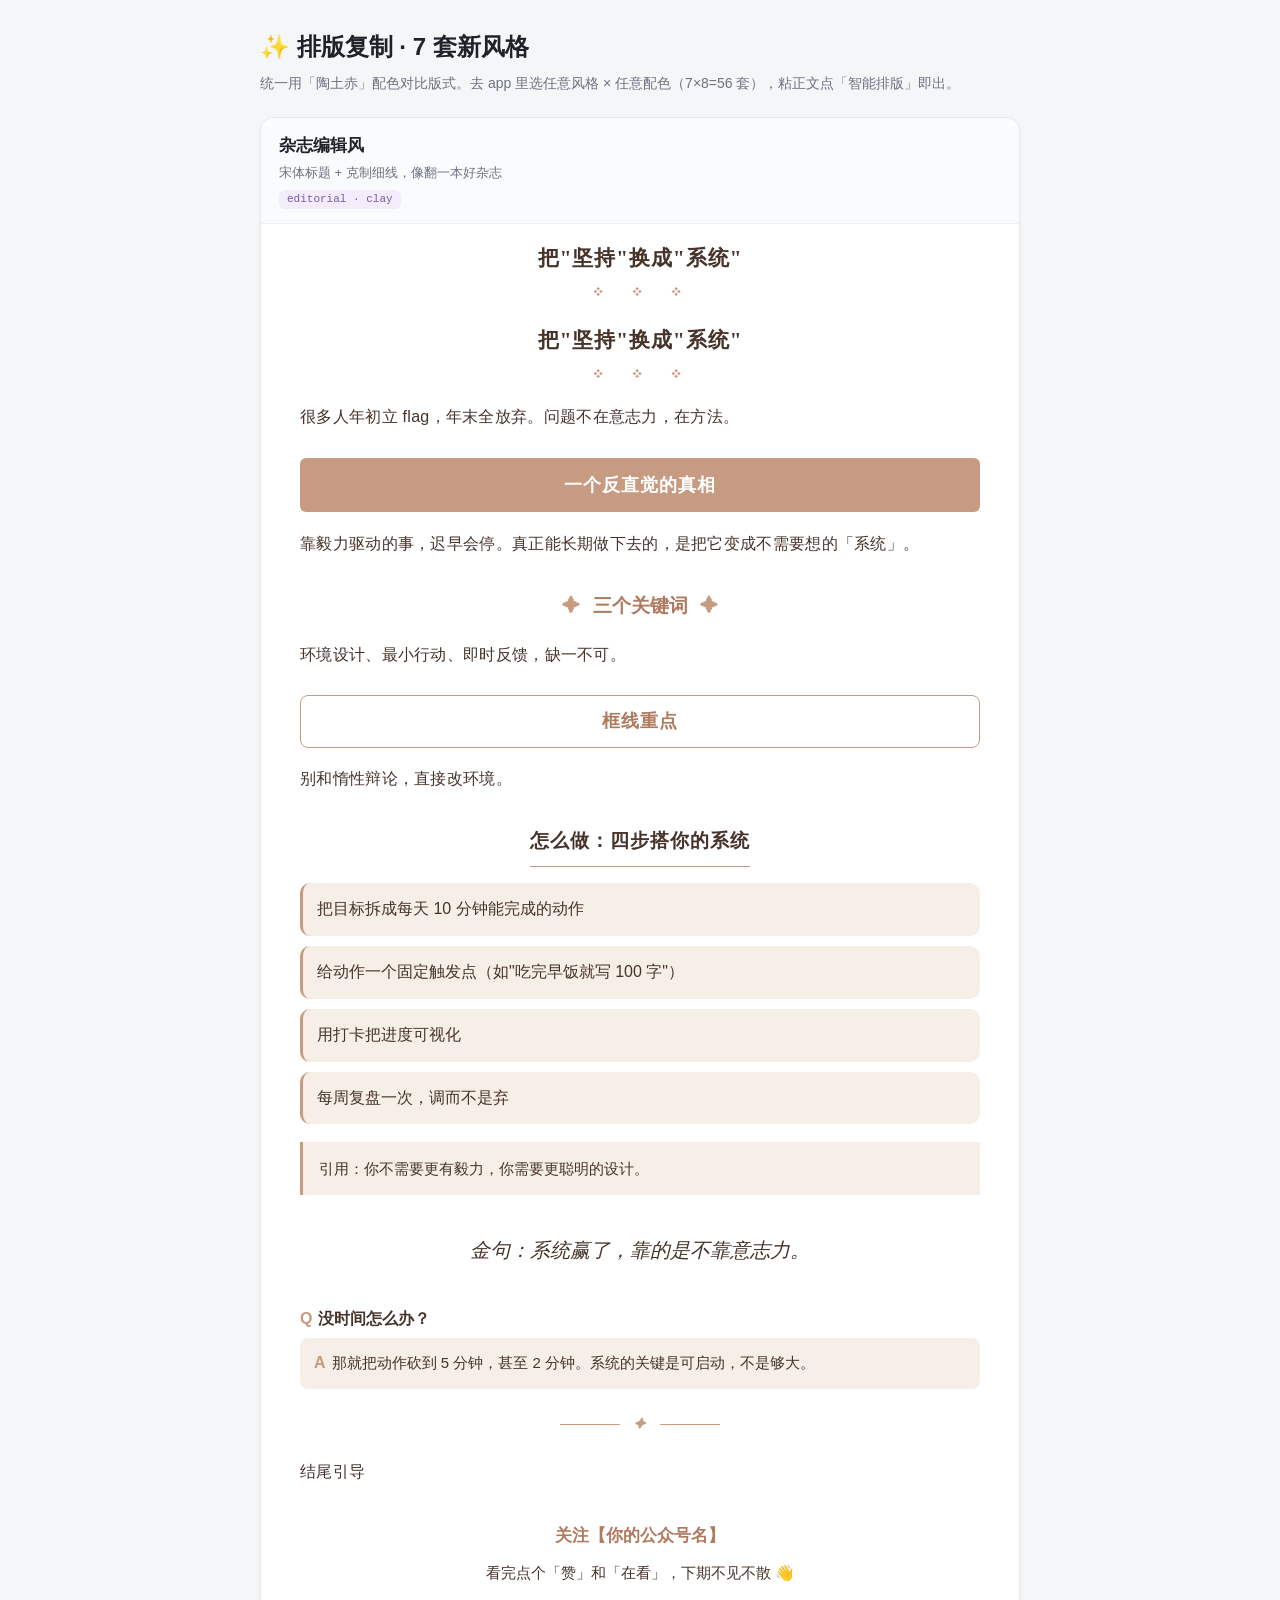
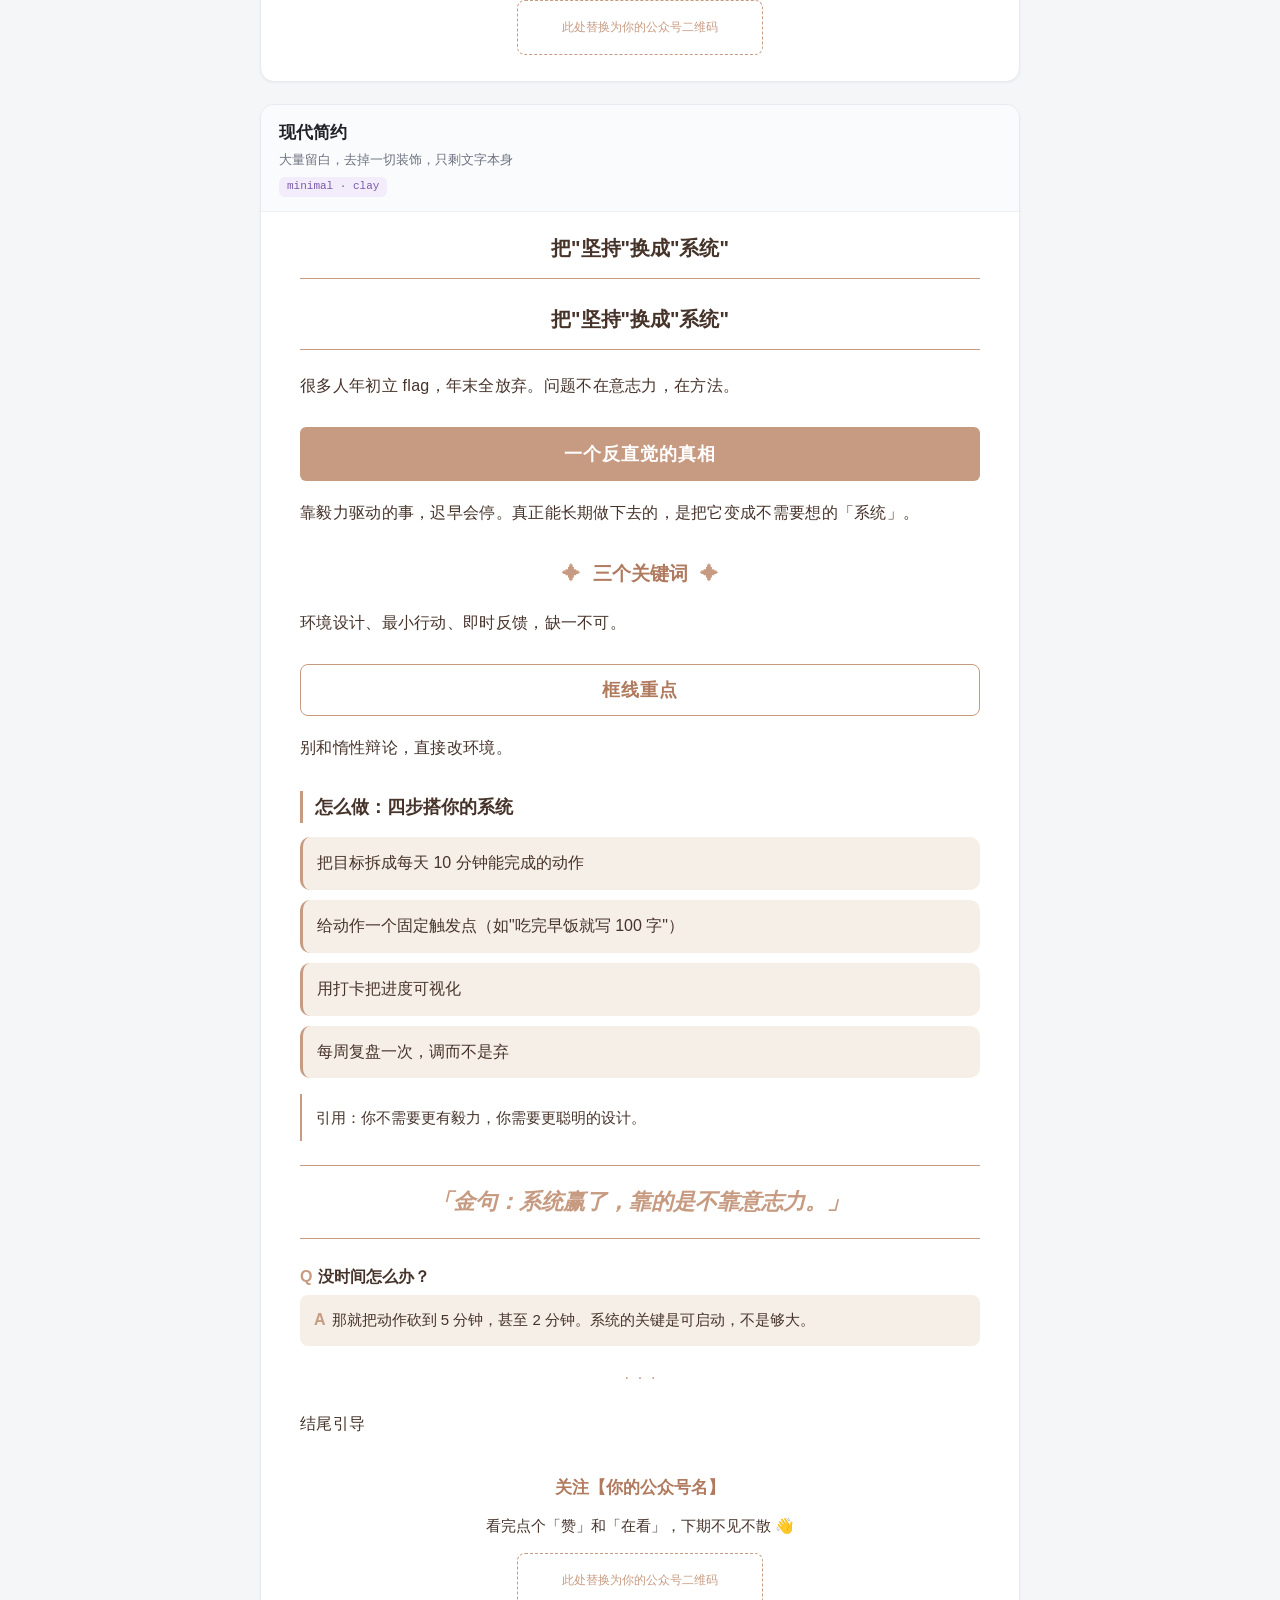
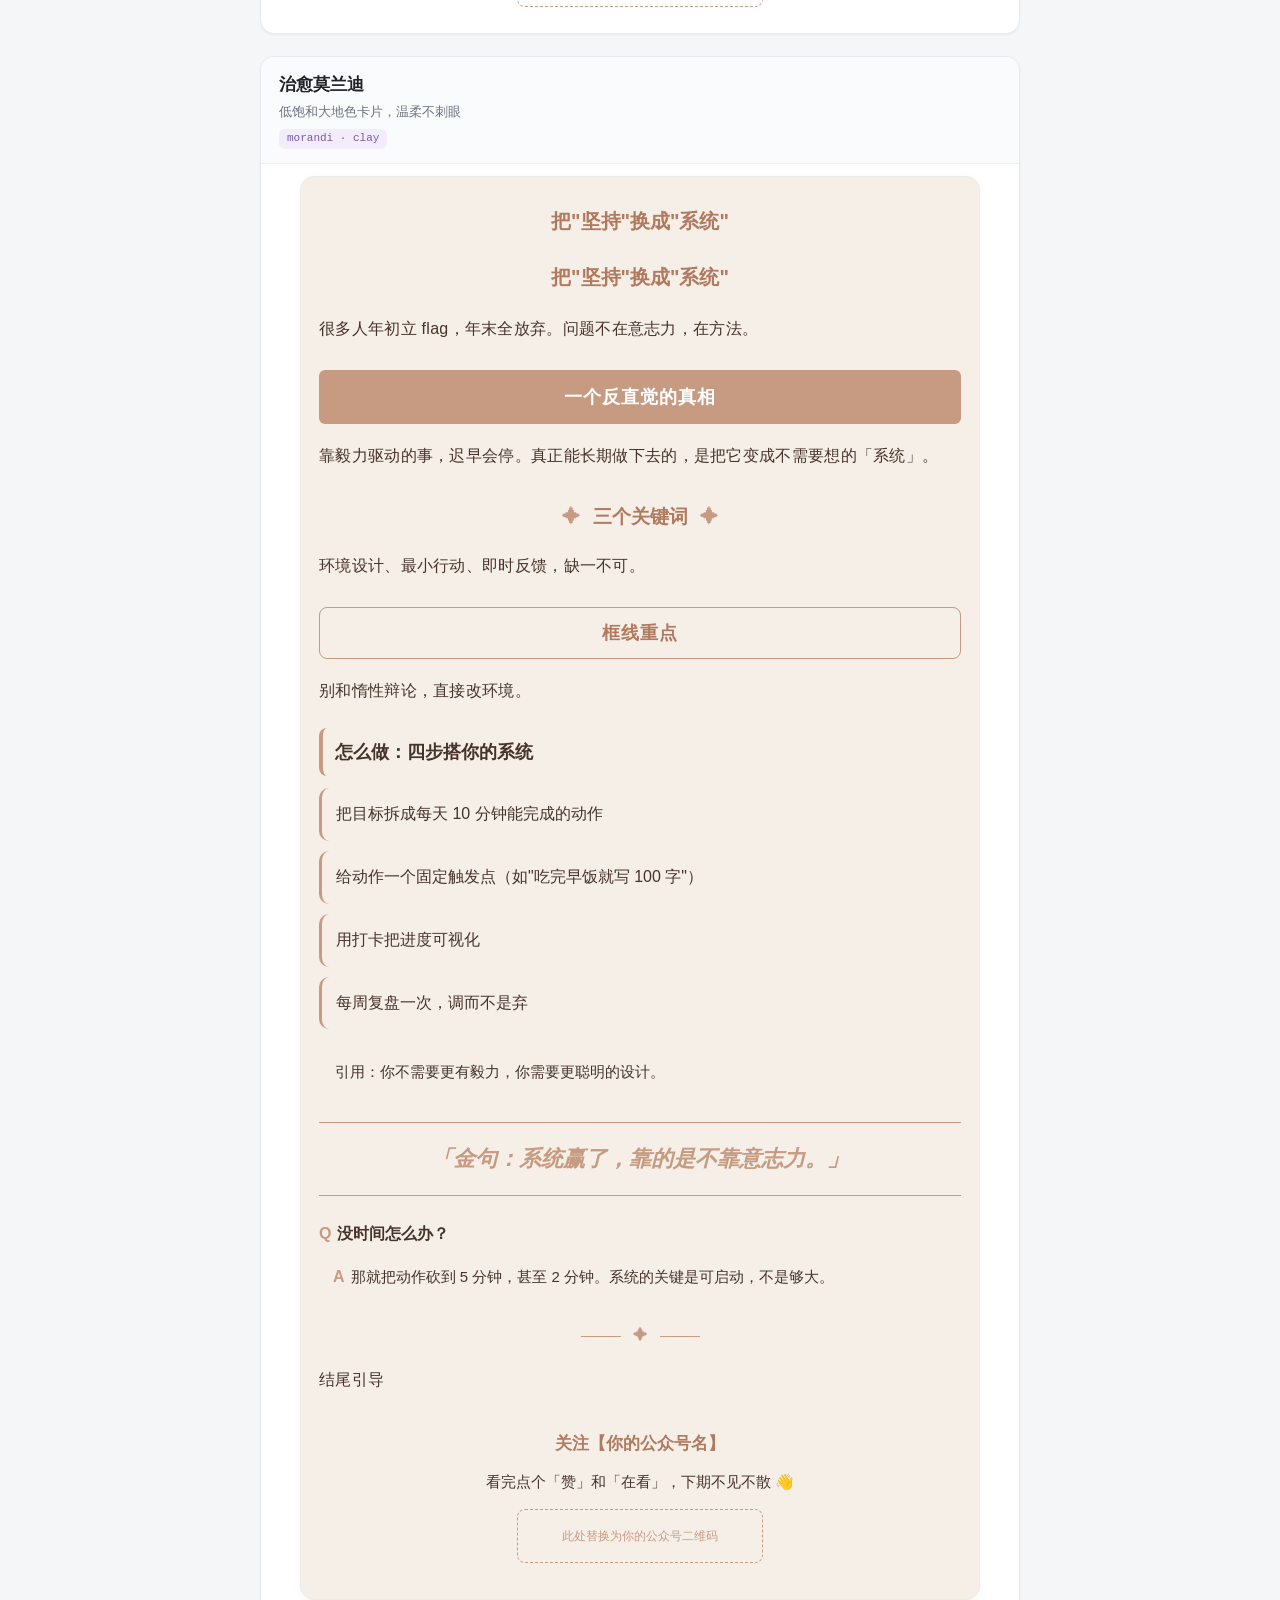
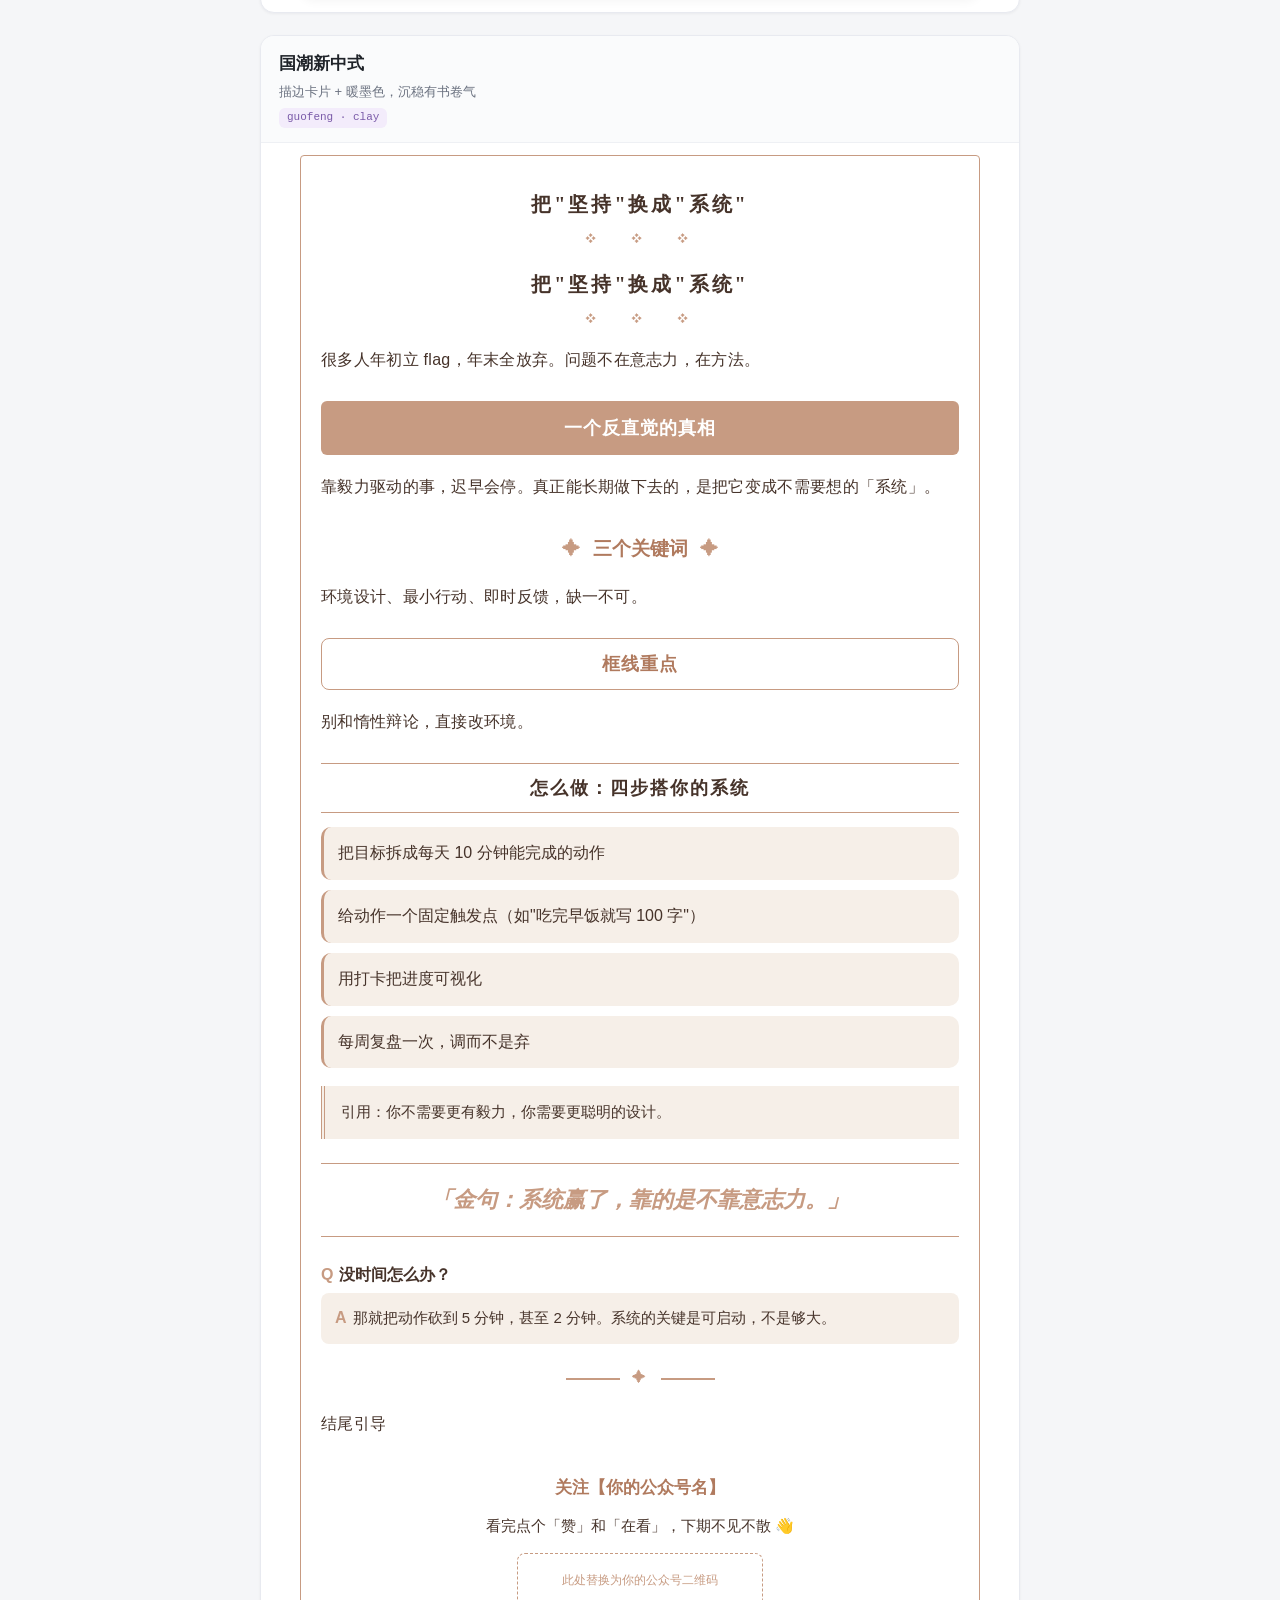
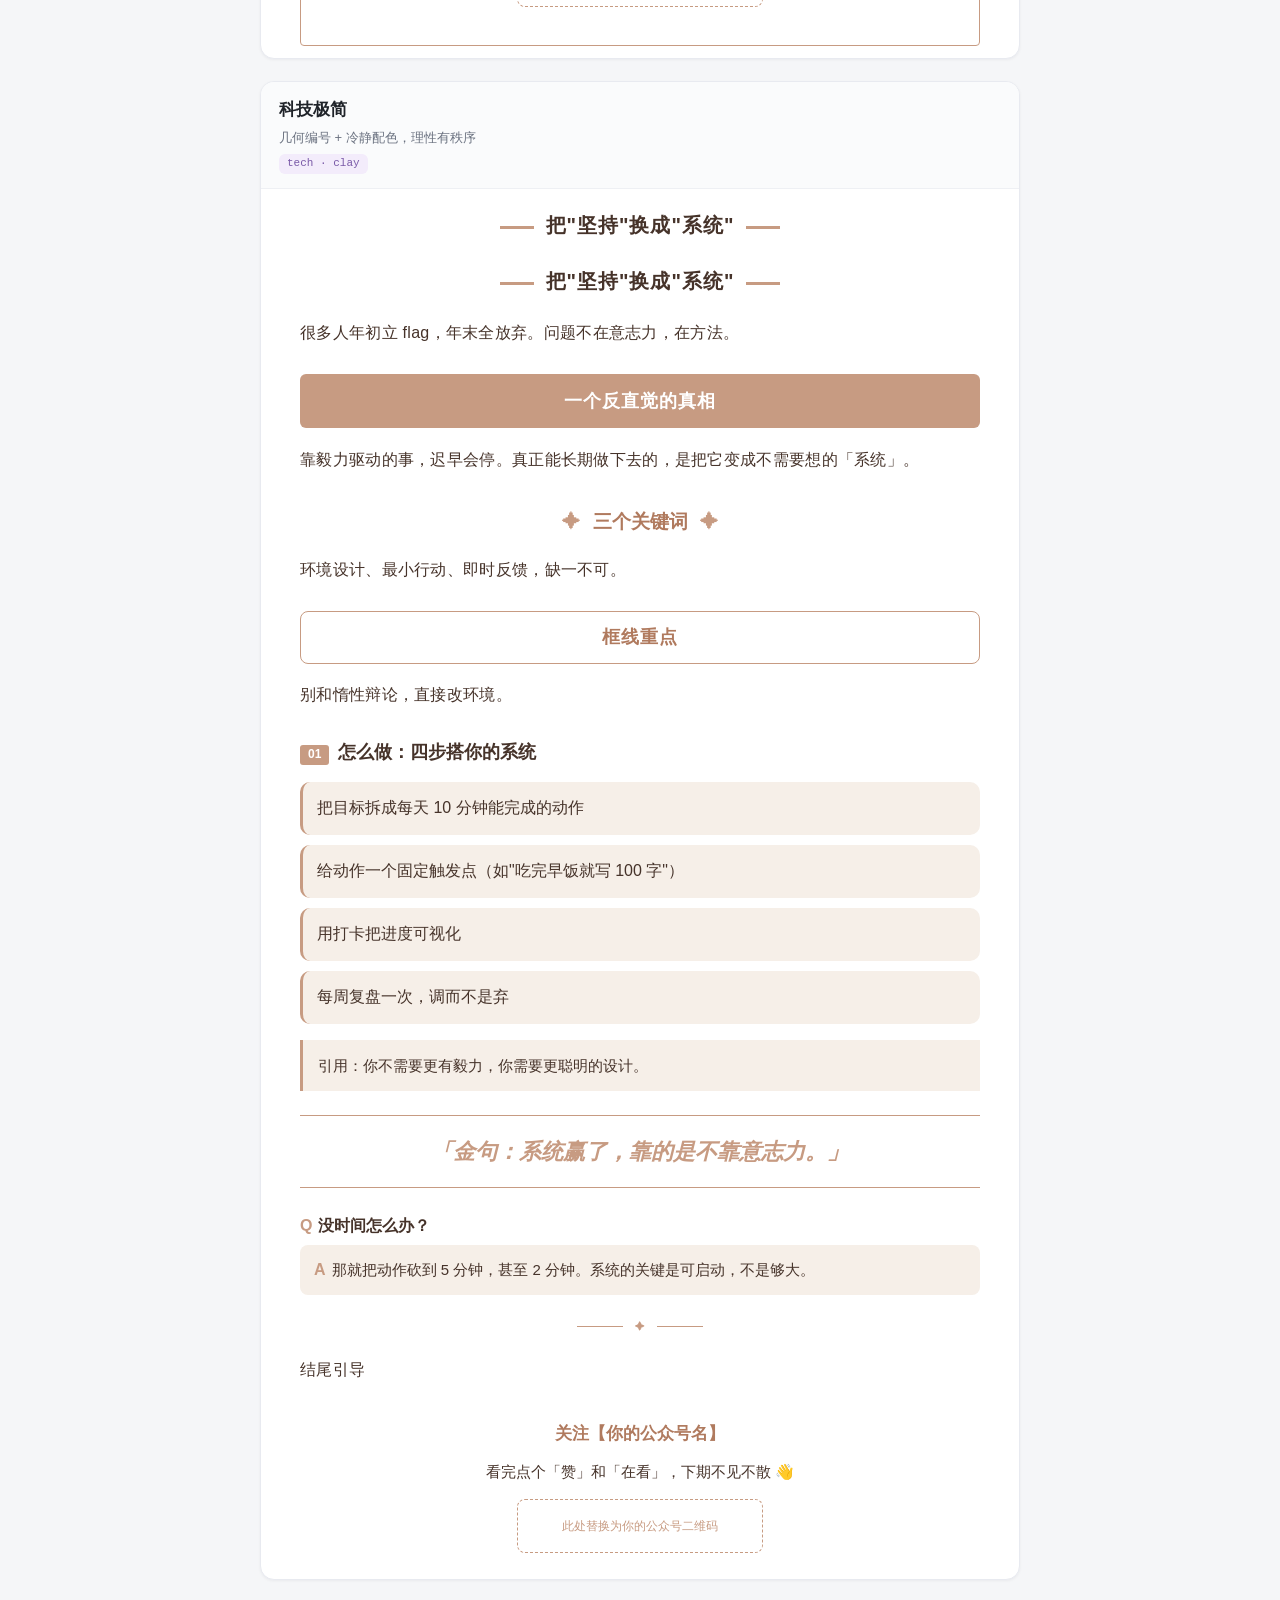
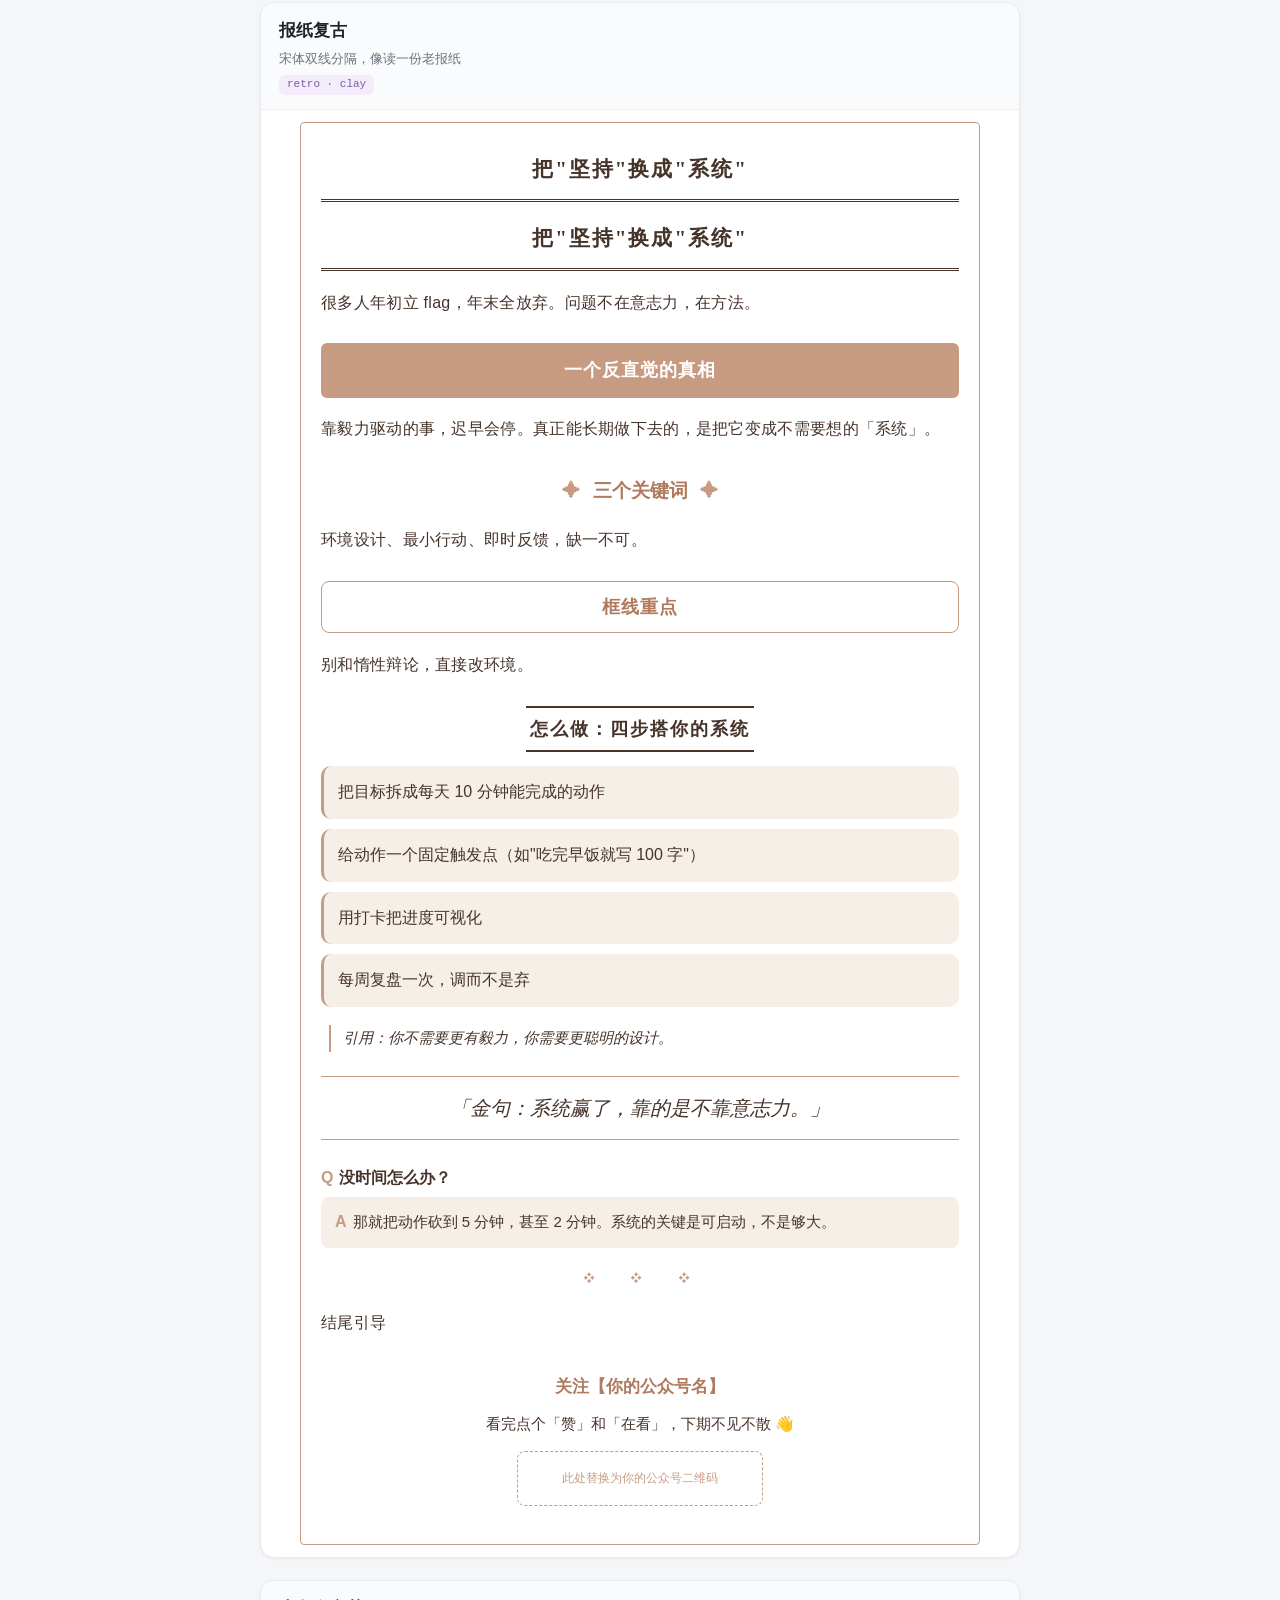
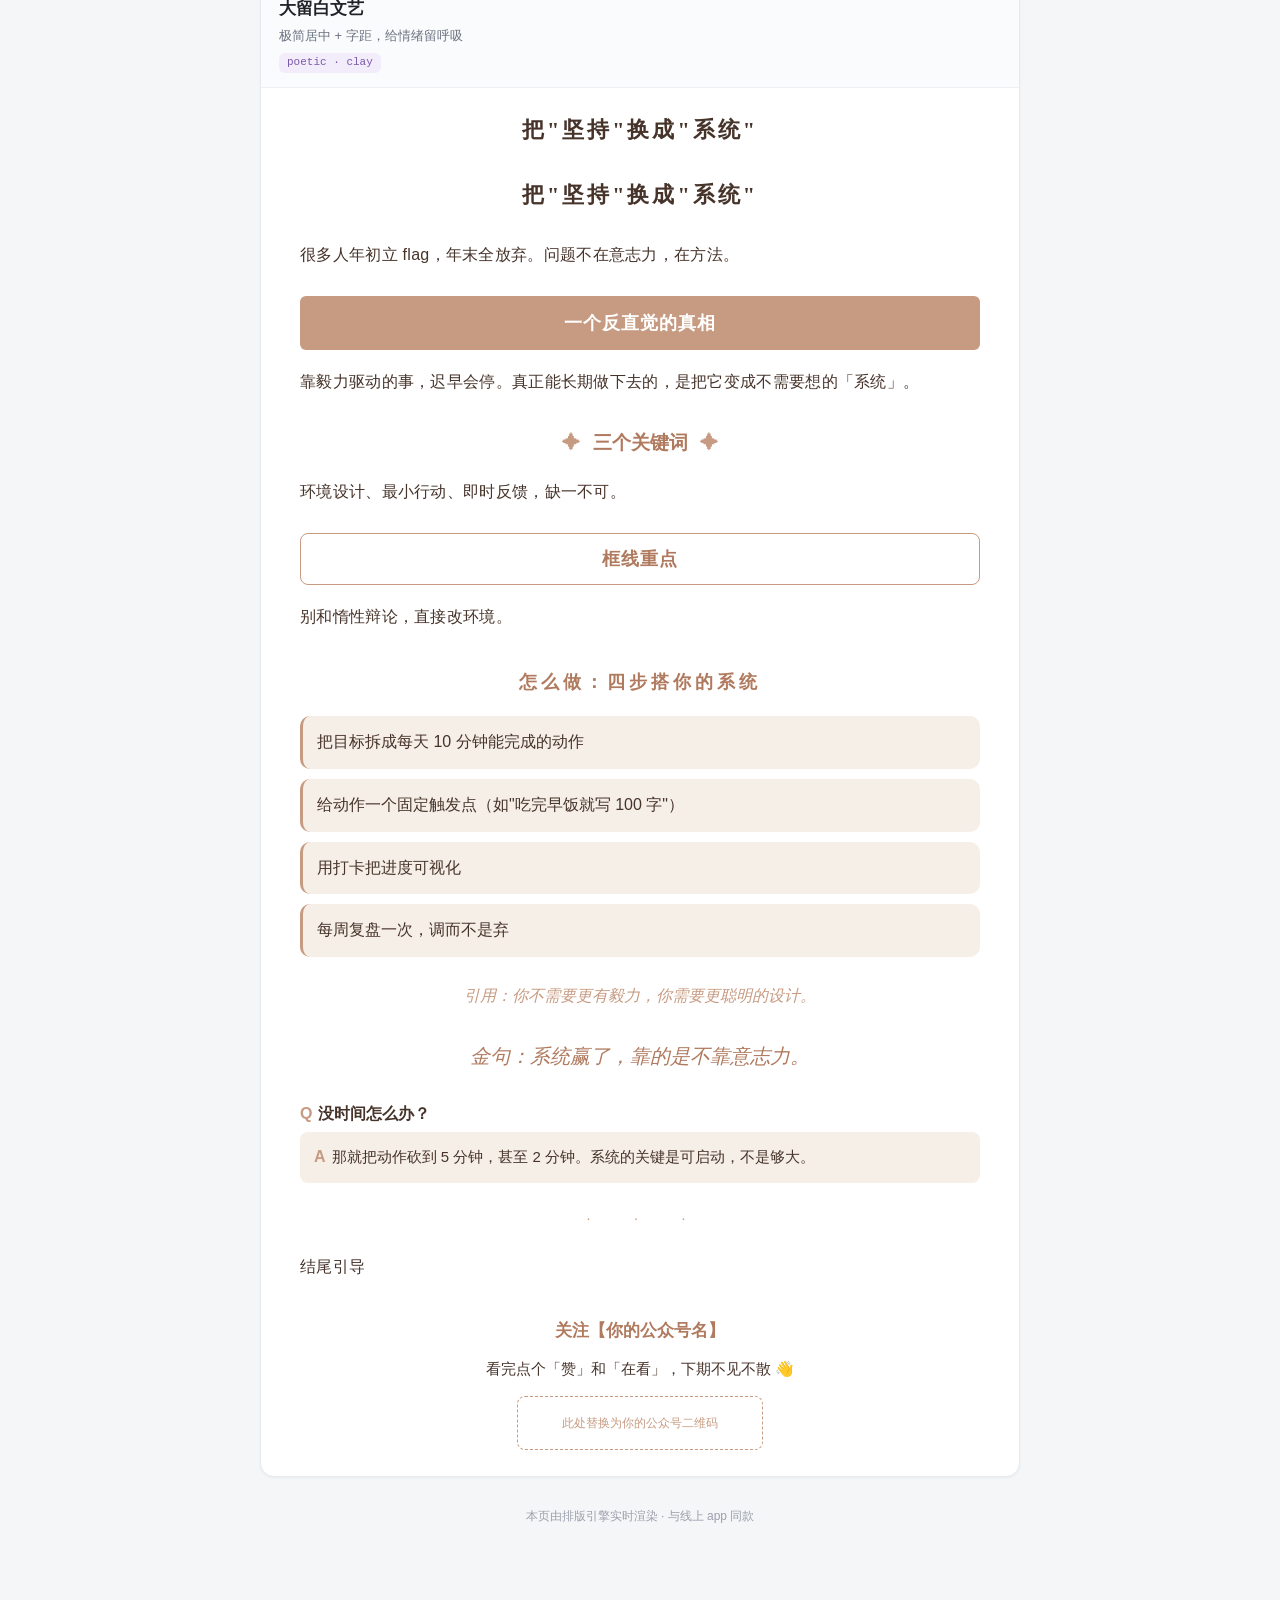
<file: booster/gzh-layout-samples.html>
<!DOCTYPE html>
<html lang="zh-CN"><head><meta charset="UTF-8"><meta name="viewport" content="width=device-width,initial-scale=1">
<title>排版复制 · 7 套新风格对比</title>
<style>
body{margin:0;background:#f5f6f8;color:#1f2329;font-family:-apple-system,BlinkMacSystemFont,"PingFang SC","Microsoft YaHei",sans-serif;line-height:1.6}
.wrap{max-width:760px;margin:0 auto;padding:28px 16px 80px}
h1{font-size:24px;margin:0 0 6px}
.lead{color:#6b7280;font-size:14px;margin:0 0 22px}
.cmp{background:#fff;border:1px solid #e8eaf0;border-radius:14px;margin-bottom:22px;overflow:hidden;box-shadow:0 1px 3px rgba(20,20,40,.05)}
.cmp-head{padding:14px 18px;border-bottom:1px solid #eef0f4;background:#fafbfc}
.cmp-head h2{margin:0;font-size:17px}
.cmp-head p{margin:4px 0 0;color:#6b7280;font-size:13px}
.cmp-head code{display:inline-block;margin-top:6px;background:#f3ecfb;color:#7a5aa8;border-radius:6px;padding:1px 8px;font-size:11px}
.cmp-body{padding:8px 14px}
.cmp-body section{max-width:680px;margin:0 auto}
.foot{text-align:center;color:#9aa0ab;font-size:12px;margin-top:30px}
</style></head><body><div class="wrap">
<h1>✨ 排版复制 · 7 套新风格</h1>
<p class="lead">统一用「陶土赤」配色对比版式。去 app 里选任意风格 × 任意配色（7×8=56 套），粘正文点「智能排版」即出。</p>
<section class="cmp"><div class="cmp-head"><h2>杂志编辑风</h2><p>宋体标题 + 克制细线，像翻一本好杂志</p><code>editorial · clay</code></div><div class="cmp-body"><section style="font-size:16px;color:#46332a;line-height:1.8;font-family:-apple-system,BlinkMacSystemFont,'Helvetica Neue','PingFang SC','Hiragino Sans GB','Microsoft YaHei',sans-serif;max-width:680px;margin:0 auto;padding:4px 2px"><p style="font-size:21px;color:#46332a;line-height:1.8;font-family:'Songti SC','STSong','SimSun','Noto Serif SC',serif;font-weight:bold;text-align:center;letter-spacing:1px;margin:4px 0 6px">把&quot;坚持&quot;换成&quot;系统&quot;</p><p style="text-align:center;font-size:11px;color:#c79b82;line-height:1.6;font-family:'Songti SC','STSong','SimSun','Noto Serif SC',serif;letter-spacing:5px;margin:0 0 20px">❖ &nbsp; ❖ &nbsp; ❖</p><p style="font-size:21px;color:#46332a;line-height:1.8;font-family:'Songti SC','STSong','SimSun','Noto Serif SC',serif;font-weight:bold;text-align:center;letter-spacing:1px;margin:4px 0 6px">把&quot;坚持&quot;换成&quot;系统&quot;</p><p style="text-align:center;font-size:11px;color:#c79b82;line-height:1.6;font-family:'Songti SC','STSong','SimSun','Noto Serif SC',serif;letter-spacing:5px;margin:0 0 20px">❖ &nbsp; ❖ &nbsp; ❖</p><p style="margin:1.1em 0;font-size:16px;color:#46332a;line-height:1.8;font-family:-apple-system,BlinkMacSystemFont,'Helvetica Neue','PingFang SC','Hiragino Sans GB','Microsoft YaHei',sans-serif;letter-spacing:.3px">很多人年初立 flag，年末全放弃。问题不在意志力，在方法。</p><p style="background:#c79b82;color:#fff;font-weight:bold;font-size:18px;color:#fff;line-height:1.8;font-family:-apple-system,BlinkMacSystemFont,'Helvetica Neue','PingFang SC','Hiragino Sans GB','Microsoft YaHei',sans-serif;border-radius:6px;padding:11px 16px;margin:26px 0 14px;text-align:center;letter-spacing:1px">一个反直觉的真相</p><p style="margin:1.1em 0;font-size:16px;color:#46332a;line-height:1.8;font-family:-apple-system,BlinkMacSystemFont,'Helvetica Neue','PingFang SC','Hiragino Sans GB','Microsoft YaHei',sans-serif;letter-spacing:.3px">靠毅力驱动的事，迟早会停。真正能长期做下去的，是把它变成不需要想的「系统」。</p><p style="text-align:center;font-size:19px;color:#b07a5e;line-height:1.8;font-family:-apple-system,BlinkMacSystemFont,'Helvetica Neue','PingFang SC','Hiragino Sans GB','Microsoft YaHei',sans-serif;font-weight:bold;margin:30px 0 14px"><span style="color:#c79b82;margin-right:12px;font-weight:normal">✦</span>三个关键词<span style="color:#c79b82;margin-left:12px;font-weight:normal">✦</span></p><p style="margin:1.1em 0;font-size:16px;color:#46332a;line-height:1.8;font-family:-apple-system,BlinkMacSystemFont,'Helvetica Neue','PingFang SC','Hiragino Sans GB','Microsoft YaHei',sans-serif;letter-spacing:.3px">环境设计、最小行动、即时反馈，缺一不可。</p><p style="border:1.5px solid #c79b82;color:#b07a5e;font-weight:bold;font-size:18px;color:#b07a5e;line-height:1.8;font-family:-apple-system,BlinkMacSystemFont,'Helvetica Neue','PingFang SC','Hiragino Sans GB','Microsoft YaHei',sans-serif;border-radius:8px;padding:9px 14px;margin:26px 0 14px;text-align:center;letter-spacing:1px">框线重点</p><p style="margin:1.1em 0;font-size:16px;color:#46332a;line-height:1.8;font-family:-apple-system,BlinkMacSystemFont,'Helvetica Neue','PingFang SC','Hiragino Sans GB','Microsoft YaHei',sans-serif;letter-spacing:.3px">别和惰性辩论，直接改环境。</p><p style="text-align:center;margin:30px 0 16px"><span style="display:inline-block;font-size:19px;color:#46332a;line-height:1.8;font-family:'Songti SC','STSong','SimSun','Noto Serif SC',serif;font-weight:bold;letter-spacing:1px;padding-bottom:8px;border-bottom:1.5px solid #c79b82">怎么做：四步搭你的系统</span></p><p style="font-size:16px;color:#46332a;line-height:1.8;font-family:-apple-system,BlinkMacSystemFont,'Helvetica Neue','PingFang SC','Hiragino Sans GB','Microsoft YaHei',sans-serif;background:#f6efe8;border-left:3px solid #c79b82;border-radius:10px;padding:12px 14px;margin:10px 0">把目标拆成每天 10 分钟能完成的动作</p><p style="font-size:16px;color:#46332a;line-height:1.8;font-family:-apple-system,BlinkMacSystemFont,'Helvetica Neue','PingFang SC','Hiragino Sans GB','Microsoft YaHei',sans-serif;background:#f6efe8;border-left:3px solid #c79b82;border-radius:10px;padding:12px 14px;margin:10px 0">给动作一个固定触发点（如&quot;吃完早饭就写 100 字&quot;）</p><p style="font-size:16px;color:#46332a;line-height:1.8;font-family:-apple-system,BlinkMacSystemFont,'Helvetica Neue','PingFang SC','Hiragino Sans GB','Microsoft YaHei',sans-serif;background:#f6efe8;border-left:3px solid #c79b82;border-radius:10px;padding:12px 14px;margin:10px 0">用打卡把进度可视化</p><p style="font-size:16px;color:#46332a;line-height:1.8;font-family:-apple-system,BlinkMacSystemFont,'Helvetica Neue','PingFang SC','Hiragino Sans GB','Microsoft YaHei',sans-serif;background:#f6efe8;border-left:3px solid #c79b82;border-radius:10px;padding:12px 14px;margin:10px 0">每周复盘一次，调而不是弃</p><p style="font-size:15px;color:#46332a;line-height:1.8;font-family:-apple-system,BlinkMacSystemFont,'Helvetica Neue','PingFang SC','Hiragino Sans GB','Microsoft YaHei',sans-serif;background:#f6efe8;border-left:3px solid #c79b82;padding:13px 16px;margin:18px 0">引用：你不需要更有毅力，你需要更聪明的设计。</p><p style="text-align:center;font-size:20px;color:#46332a;line-height:1.7;font-family:'Songti SC','STSong','SimSun','Noto Serif SC',serif;font-style:italic;margin:24px 0;padding:14px 0">金句：系统赢了，靠的是不靠意志力。</p><p style="margin:14px 0 4px;font-size:16px;color:#46332a;line-height:1.8;font-family:-apple-system,BlinkMacSystemFont,'Helvetica Neue','PingFang SC','Hiragino Sans GB','Microsoft YaHei',sans-serif"><span style="font-size:16px;color:#c79b82;line-height:1.8;font-family:-apple-system,BlinkMacSystemFont,'Helvetica Neue','PingFang SC','Hiragino Sans GB','Microsoft YaHei',sans-serif;font-weight:bold;margin-right:6px">Q</span><strong style="font-weight:bold;font-size:16px;color:#46332a;line-height:1.8;font-family:-apple-system,BlinkMacSystemFont,'Helvetica Neue','PingFang SC','Hiragino Sans GB','Microsoft YaHei',sans-serif">没时间怎么办？</strong></p><p style="margin:0 0 12px;font-size:15px;color:#46332a;line-height:1.8;font-family:-apple-system,BlinkMacSystemFont,'Helvetica Neue','PingFang SC','Hiragino Sans GB','Microsoft YaHei',sans-serif;background:#f6efe8;border-radius:8px;padding:11px 14px"><span style="font-size:16px;color:#c79b82;line-height:1.8;font-family:-apple-system,BlinkMacSystemFont,'Helvetica Neue','PingFang SC','Hiragino Sans GB','Microsoft YaHei',sans-serif;font-weight:bold;margin-right:6px">A</span>那就把动作砍到 5 分钟，甚至 2 分钟。系统的关键是可启动，不是够大。</p><p style="text-align:center;margin:28px 0;font-size:13px;color:#c79b82;line-height:1;font-family:-apple-system,BlinkMacSystemFont,'Helvetica Neue','PingFang SC','Hiragino Sans GB','Microsoft YaHei',sans-serif"><span style="display:inline-block;width:60px;height:0;border-top:1px solid #c79b82;vertical-align:middle;margin:0 14px"></span><span style="font-size:12px;color:#c79b82;line-height:1;font-family:'Songti SC','STSong','SimSun','Noto Serif SC',serif;font-style:italic">✦</span><span style="display:inline-block;width:60px;height:0;border-top:1px solid #c79b82;vertical-align:middle;margin:0 14px"></span></p><p style="margin:1.1em 0;font-size:16px;color:#46332a;line-height:1.8;font-family:-apple-system,BlinkMacSystemFont,'Helvetica Neue','PingFang SC','Hiragino Sans GB','Microsoft YaHei',sans-serif;letter-spacing:.3px">结尾引导</p><p style="text-align:center;font-size:17px;color:#b07a5e;line-height:1.8;font-family:-apple-system,BlinkMacSystemFont,'Helvetica Neue','PingFang SC','Hiragino Sans GB','Microsoft YaHei',sans-serif;font-weight:bold;margin:34px 0 8px">关注【你的公众号名】</p><p style="text-align:center;font-size:15px;color:#46332a;line-height:1.8;font-family:-apple-system,BlinkMacSystemFont,'Helvetica Neue','PingFang SC','Hiragino Sans GB','Microsoft YaHei',sans-serif;margin:6px 0">看完点个「赞」和「在看」，下期不见不散 👋</p><p style="text-align:center;margin:14px 0"><span style="display:inline-block;border:1px dashed #c79b82;border-radius:8px;font-size:12px;color:#c79b82;line-height:1.4;font-family:-apple-system,BlinkMacSystemFont,'Helvetica Neue','PingFang SC','Hiragino Sans GB','Microsoft YaHei',sans-serif;padding:18px 44px">此处替换为你的公众号二维码</span></p></section></div></section>
<section class="cmp"><div class="cmp-head"><h2>现代简约</h2><p>大量留白，去掉一切装饰，只剩文字本身</p><code>minimal · clay</code></div><div class="cmp-body"><section style="font-size:16px;color:#46332a;line-height:1.8;font-family:-apple-system,BlinkMacSystemFont,'Helvetica Neue','PingFang SC','Hiragino Sans GB','Microsoft YaHei',sans-serif;max-width:680px;margin:0 auto;padding:4px 2px"><p style="font-size:20px;color:#46332a;line-height:1.8;font-family:-apple-system,BlinkMacSystemFont,'Helvetica Neue','PingFang SC','Hiragino Sans GB','Microsoft YaHei',sans-serif;font-weight:600;text-align:center;margin:6px 0 22px;padding-bottom:12px;border-bottom:1px solid #c79b82">把&quot;坚持&quot;换成&quot;系统&quot;</p><p style="font-size:20px;color:#46332a;line-height:1.8;font-family:-apple-system,BlinkMacSystemFont,'Helvetica Neue','PingFang SC','Hiragino Sans GB','Microsoft YaHei',sans-serif;font-weight:600;text-align:center;margin:6px 0 22px;padding-bottom:12px;border-bottom:1px solid #c79b82">把&quot;坚持&quot;换成&quot;系统&quot;</p><p style="margin:1.1em 0;font-size:16px;color:#46332a;line-height:1.8;font-family:-apple-system,BlinkMacSystemFont,'Helvetica Neue','PingFang SC','Hiragino Sans GB','Microsoft YaHei',sans-serif;letter-spacing:.3px">很多人年初立 flag，年末全放弃。问题不在意志力，在方法。</p><p style="background:#c79b82;color:#fff;font-weight:bold;font-size:18px;color:#fff;line-height:1.8;font-family:-apple-system,BlinkMacSystemFont,'Helvetica Neue','PingFang SC','Hiragino Sans GB','Microsoft YaHei',sans-serif;border-radius:6px;padding:11px 16px;margin:26px 0 14px;text-align:center;letter-spacing:1px">一个反直觉的真相</p><p style="margin:1.1em 0;font-size:16px;color:#46332a;line-height:1.8;font-family:-apple-system,BlinkMacSystemFont,'Helvetica Neue','PingFang SC','Hiragino Sans GB','Microsoft YaHei',sans-serif;letter-spacing:.3px">靠毅力驱动的事，迟早会停。真正能长期做下去的，是把它变成不需要想的「系统」。</p><p style="text-align:center;font-size:19px;color:#b07a5e;line-height:1.8;font-family:-apple-system,BlinkMacSystemFont,'Helvetica Neue','PingFang SC','Hiragino Sans GB','Microsoft YaHei',sans-serif;font-weight:bold;margin:30px 0 14px"><span style="color:#c79b82;margin-right:12px;font-weight:normal">✦</span>三个关键词<span style="color:#c79b82;margin-left:12px;font-weight:normal">✦</span></p><p style="margin:1.1em 0;font-size:16px;color:#46332a;line-height:1.8;font-family:-apple-system,BlinkMacSystemFont,'Helvetica Neue','PingFang SC','Hiragino Sans GB','Microsoft YaHei',sans-serif;letter-spacing:.3px">环境设计、最小行动、即时反馈，缺一不可。</p><p style="border:1.5px solid #c79b82;color:#b07a5e;font-weight:bold;font-size:18px;color:#b07a5e;line-height:1.8;font-family:-apple-system,BlinkMacSystemFont,'Helvetica Neue','PingFang SC','Hiragino Sans GB','Microsoft YaHei',sans-serif;border-radius:8px;padding:9px 14px;margin:26px 0 14px;text-align:center;letter-spacing:1px">框线重点</p><p style="margin:1.1em 0;font-size:16px;color:#46332a;line-height:1.8;font-family:-apple-system,BlinkMacSystemFont,'Helvetica Neue','PingFang SC','Hiragino Sans GB','Microsoft YaHei',sans-serif;letter-spacing:.3px">别和惰性辩论，直接改环境。</p><p style="font-size:18px;color:#46332a;line-height:1.8;font-family:-apple-system,BlinkMacSystemFont,'Helvetica Neue','PingFang SC','Hiragino Sans GB','Microsoft YaHei',sans-serif;font-weight:bold;margin:28px 0 14px;padding-left:12px;border-left:3px solid #c79b82">怎么做：四步搭你的系统</p><p style="font-size:16px;color:#46332a;line-height:1.8;font-family:-apple-system,BlinkMacSystemFont,'Helvetica Neue','PingFang SC','Hiragino Sans GB','Microsoft YaHei',sans-serif;background:#f6efe8;border-left:3px solid #c79b82;border-radius:10px;padding:12px 14px;margin:10px 0">把目标拆成每天 10 分钟能完成的动作</p><p style="font-size:16px;color:#46332a;line-height:1.8;font-family:-apple-system,BlinkMacSystemFont,'Helvetica Neue','PingFang SC','Hiragino Sans GB','Microsoft YaHei',sans-serif;background:#f6efe8;border-left:3px solid #c79b82;border-radius:10px;padding:12px 14px;margin:10px 0">给动作一个固定触发点（如&quot;吃完早饭就写 100 字&quot;）</p><p style="font-size:16px;color:#46332a;line-height:1.8;font-family:-apple-system,BlinkMacSystemFont,'Helvetica Neue','PingFang SC','Hiragino Sans GB','Microsoft YaHei',sans-serif;background:#f6efe8;border-left:3px solid #c79b82;border-radius:10px;padding:12px 14px;margin:10px 0">用打卡把进度可视化</p><p style="font-size:16px;color:#46332a;line-height:1.8;font-family:-apple-system,BlinkMacSystemFont,'Helvetica Neue','PingFang SC','Hiragino Sans GB','Microsoft YaHei',sans-serif;background:#f6efe8;border-left:3px solid #c79b82;border-radius:10px;padding:12px 14px;margin:10px 0">每周复盘一次，调而不是弃</p><p style="font-size:15px;color:#46332a;line-height:1.8;font-family:-apple-system,BlinkMacSystemFont,'Helvetica Neue','PingFang SC','Hiragino Sans GB','Microsoft YaHei',sans-serif;border-left:2px solid #c79b82;padding:10px 14px;margin:16px 0">引用：你不需要更有毅力，你需要更聪明的设计。</p><p style="text-align:center;font-size:22px;color:#c79b82;line-height:1.6;font-family:-apple-system,BlinkMacSystemFont,'Helvetica Neue','PingFang SC','Hiragino Sans GB','Microsoft YaHei',sans-serif;font-weight:bold;font-style:italic;margin:24px 0;padding:18px 4px;border-top:1px solid #c79b82;border-bottom:1px solid #c79b82">「金句：系统赢了，靠的是不靠意志力。」</p><p style="margin:14px 0 4px;font-size:16px;color:#46332a;line-height:1.8;font-family:-apple-system,BlinkMacSystemFont,'Helvetica Neue','PingFang SC','Hiragino Sans GB','Microsoft YaHei',sans-serif"><span style="font-size:16px;color:#c79b82;line-height:1.8;font-family:-apple-system,BlinkMacSystemFont,'Helvetica Neue','PingFang SC','Hiragino Sans GB','Microsoft YaHei',sans-serif;font-weight:bold;margin-right:6px">Q</span><strong style="font-weight:bold;font-size:16px;color:#46332a;line-height:1.8;font-family:-apple-system,BlinkMacSystemFont,'Helvetica Neue','PingFang SC','Hiragino Sans GB','Microsoft YaHei',sans-serif">没时间怎么办？</strong></p><p style="margin:0 0 12px;font-size:15px;color:#46332a;line-height:1.8;font-family:-apple-system,BlinkMacSystemFont,'Helvetica Neue','PingFang SC','Hiragino Sans GB','Microsoft YaHei',sans-serif;background:#f6efe8;border-radius:8px;padding:11px 14px"><span style="font-size:16px;color:#c79b82;line-height:1.8;font-family:-apple-system,BlinkMacSystemFont,'Helvetica Neue','PingFang SC','Hiragino Sans GB','Microsoft YaHei',sans-serif;font-weight:bold;margin-right:6px">A</span>那就把动作砍到 5 分钟，甚至 2 分钟。系统的关键是可启动，不是够大。</p><p style="text-align:center;margin:24px 0;font-size:16px;color:#c79b82;line-height:1;font-family:-apple-system,BlinkMacSystemFont,'Helvetica Neue','PingFang SC','Hiragino Sans GB','Microsoft YaHei',sans-serif">·&nbsp;&nbsp;·&nbsp;&nbsp;·</p><p style="margin:1.1em 0;font-size:16px;color:#46332a;line-height:1.8;font-family:-apple-system,BlinkMacSystemFont,'Helvetica Neue','PingFang SC','Hiragino Sans GB','Microsoft YaHei',sans-serif;letter-spacing:.3px">结尾引导</p><p style="text-align:center;font-size:17px;color:#b07a5e;line-height:1.8;font-family:-apple-system,BlinkMacSystemFont,'Helvetica Neue','PingFang SC','Hiragino Sans GB','Microsoft YaHei',sans-serif;font-weight:bold;margin:34px 0 8px">关注【你的公众号名】</p><p style="text-align:center;font-size:15px;color:#46332a;line-height:1.8;font-family:-apple-system,BlinkMacSystemFont,'Helvetica Neue','PingFang SC','Hiragino Sans GB','Microsoft YaHei',sans-serif;margin:6px 0">看完点个「赞」和「在看」，下期不见不散 👋</p><p style="text-align:center;margin:14px 0"><span style="display:inline-block;border:1px dashed #c79b82;border-radius:8px;font-size:12px;color:#c79b82;line-height:1.4;font-family:-apple-system,BlinkMacSystemFont,'Helvetica Neue','PingFang SC','Hiragino Sans GB','Microsoft YaHei',sans-serif;padding:18px 44px">此处替换为你的公众号二维码</span></p></section></div></section>
<section class="cmp"><div class="cmp-head"><h2>治愈莫兰迪</h2><p>低饱和大地色卡片，温柔不刺眼</p><code>morandi · clay</code></div><div class="cmp-body"><section style="font-size:16px;color:#46332a;line-height:1.8;font-family:-apple-system,BlinkMacSystemFont,'Helvetica Neue','PingFang SC','Hiragino Sans GB','Microsoft YaHei',sans-serif;max-width:680px;margin:0 auto;padding:4px 2px"><div style="background:#f6efe8;border:1px solid #ececec;border-radius:14px;padding:22px 18px;box-shadow:0 2px 10px rgba(0,0,0,.04)"><p style="font-size:20px;color:#b07a5e;line-height:1.8;font-family:-apple-system,BlinkMacSystemFont,'Helvetica Neue','PingFang SC','Hiragino Sans GB','Microsoft YaHei',sans-serif;font-weight:bold;text-align:center;margin:4px 0 20px">把&quot;坚持&quot;换成&quot;系统&quot;</p><p style="font-size:20px;color:#b07a5e;line-height:1.8;font-family:-apple-system,BlinkMacSystemFont,'Helvetica Neue','PingFang SC','Hiragino Sans GB','Microsoft YaHei',sans-serif;font-weight:bold;text-align:center;margin:4px 0 20px">把&quot;坚持&quot;换成&quot;系统&quot;</p><p style="margin:1.1em 0;font-size:16px;color:#46332a;line-height:1.8;font-family:-apple-system,BlinkMacSystemFont,'Helvetica Neue','PingFang SC','Hiragino Sans GB','Microsoft YaHei',sans-serif;letter-spacing:.3px">很多人年初立 flag，年末全放弃。问题不在意志力，在方法。</p><p style="background:#c79b82;color:#fff;font-weight:bold;font-size:18px;color:#fff;line-height:1.8;font-family:-apple-system,BlinkMacSystemFont,'Helvetica Neue','PingFang SC','Hiragino Sans GB','Microsoft YaHei',sans-serif;border-radius:6px;padding:11px 16px;margin:26px 0 14px;text-align:center;letter-spacing:1px">一个反直觉的真相</p><p style="margin:1.1em 0;font-size:16px;color:#46332a;line-height:1.8;font-family:-apple-system,BlinkMacSystemFont,'Helvetica Neue','PingFang SC','Hiragino Sans GB','Microsoft YaHei',sans-serif;letter-spacing:.3px">靠毅力驱动的事，迟早会停。真正能长期做下去的，是把它变成不需要想的「系统」。</p><p style="text-align:center;font-size:19px;color:#b07a5e;line-height:1.8;font-family:-apple-system,BlinkMacSystemFont,'Helvetica Neue','PingFang SC','Hiragino Sans GB','Microsoft YaHei',sans-serif;font-weight:bold;margin:30px 0 14px"><span style="color:#c79b82;margin-right:12px;font-weight:normal">✦</span>三个关键词<span style="color:#c79b82;margin-left:12px;font-weight:normal">✦</span></p><p style="margin:1.1em 0;font-size:16px;color:#46332a;line-height:1.8;font-family:-apple-system,BlinkMacSystemFont,'Helvetica Neue','PingFang SC','Hiragino Sans GB','Microsoft YaHei',sans-serif;letter-spacing:.3px">环境设计、最小行动、即时反馈，缺一不可。</p><p style="border:1.5px solid #c79b82;color:#b07a5e;font-weight:bold;font-size:18px;color:#b07a5e;line-height:1.8;font-family:-apple-system,BlinkMacSystemFont,'Helvetica Neue','PingFang SC','Hiragino Sans GB','Microsoft YaHei',sans-serif;border-radius:8px;padding:9px 14px;margin:26px 0 14px;text-align:center;letter-spacing:1px">框线重点</p><p style="margin:1.1em 0;font-size:16px;color:#46332a;line-height:1.8;font-family:-apple-system,BlinkMacSystemFont,'Helvetica Neue','PingFang SC','Hiragino Sans GB','Microsoft YaHei',sans-serif;letter-spacing:.3px">别和惰性辩论，直接改环境。</p><p style="font-size:18px;color:#46332a;line-height:1.8;font-family:-apple-system,BlinkMacSystemFont,'Helvetica Neue','PingFang SC','Hiragino Sans GB','Microsoft YaHei',sans-serif;font-weight:bold;margin:22px 0 12px;padding:8px 12px;background:#f6efe8;border-left:4px solid #c79b82;border-radius:8px">怎么做：四步搭你的系统</p><p style="font-size:16px;color:#46332a;line-height:1.8;font-family:-apple-system,BlinkMacSystemFont,'Helvetica Neue','PingFang SC','Hiragino Sans GB','Microsoft YaHei',sans-serif;background:#f6efe8;border-left:3px solid #c79b82;border-radius:10px;padding:12px 14px;margin:10px 0">把目标拆成每天 10 分钟能完成的动作</p><p style="font-size:16px;color:#46332a;line-height:1.8;font-family:-apple-system,BlinkMacSystemFont,'Helvetica Neue','PingFang SC','Hiragino Sans GB','Microsoft YaHei',sans-serif;background:#f6efe8;border-left:3px solid #c79b82;border-radius:10px;padding:12px 14px;margin:10px 0">给动作一个固定触发点（如&quot;吃完早饭就写 100 字&quot;）</p><p style="font-size:16px;color:#46332a;line-height:1.8;font-family:-apple-system,BlinkMacSystemFont,'Helvetica Neue','PingFang SC','Hiragino Sans GB','Microsoft YaHei',sans-serif;background:#f6efe8;border-left:3px solid #c79b82;border-radius:10px;padding:12px 14px;margin:10px 0">用打卡把进度可视化</p><p style="font-size:16px;color:#46332a;line-height:1.8;font-family:-apple-system,BlinkMacSystemFont,'Helvetica Neue','PingFang SC','Hiragino Sans GB','Microsoft YaHei',sans-serif;background:#f6efe8;border-left:3px solid #c79b82;border-radius:10px;padding:12px 14px;margin:10px 0">每周复盘一次，调而不是弃</p><p style="font-size:15px;color:#46332a;line-height:1.8;font-family:-apple-system,BlinkMacSystemFont,'Helvetica Neue','PingFang SC','Hiragino Sans GB','Microsoft YaHei',sans-serif;background:#f6efe8;border-radius:10px;padding:13px 16px;margin:16px 0">引用：你不需要更有毅力，你需要更聪明的设计。</p><p style="text-align:center;font-size:22px;color:#c79b82;line-height:1.6;font-family:-apple-system,BlinkMacSystemFont,'Helvetica Neue','PingFang SC','Hiragino Sans GB','Microsoft YaHei',sans-serif;font-weight:bold;font-style:italic;margin:24px 0;padding:18px 4px;border-top:1px solid #c79b82;border-bottom:1px solid #c79b82">「金句：系统赢了，靠的是不靠意志力。」</p><p style="margin:14px 0 4px;font-size:16px;color:#46332a;line-height:1.8;font-family:-apple-system,BlinkMacSystemFont,'Helvetica Neue','PingFang SC','Hiragino Sans GB','Microsoft YaHei',sans-serif"><span style="font-size:16px;color:#c79b82;line-height:1.8;font-family:-apple-system,BlinkMacSystemFont,'Helvetica Neue','PingFang SC','Hiragino Sans GB','Microsoft YaHei',sans-serif;font-weight:bold;margin-right:6px">Q</span><strong style="font-weight:bold;font-size:16px;color:#46332a;line-height:1.8;font-family:-apple-system,BlinkMacSystemFont,'Helvetica Neue','PingFang SC','Hiragino Sans GB','Microsoft YaHei',sans-serif">没时间怎么办？</strong></p><p style="margin:0 0 12px;font-size:15px;color:#46332a;line-height:1.8;font-family:-apple-system,BlinkMacSystemFont,'Helvetica Neue','PingFang SC','Hiragino Sans GB','Microsoft YaHei',sans-serif;background:#f6efe8;border-radius:8px;padding:11px 14px"><span style="font-size:16px;color:#c79b82;line-height:1.8;font-family:-apple-system,BlinkMacSystemFont,'Helvetica Neue','PingFang SC','Hiragino Sans GB','Microsoft YaHei',sans-serif;font-weight:bold;margin-right:6px">A</span>那就把动作砍到 5 分钟，甚至 2 分钟。系统的关键是可启动，不是够大。</p><p style="text-align:center;margin:24px 0;font-size:14px;color:#c79b82;line-height:1;font-family:-apple-system,BlinkMacSystemFont,'Helvetica Neue','PingFang SC','Hiragino Sans GB','Microsoft YaHei',sans-serif"><span style="display:inline-block;width:40px;height:0;border-top:1px solid #c79b82;vertical-align:middle;margin:0 12px"></span><span style="font-size:15px">✦</span><span style="display:inline-block;width:40px;height:0;border-top:1px solid #c79b82;vertical-align:middle;margin:0 12px"></span></p><p style="margin:1.1em 0;font-size:16px;color:#46332a;line-height:1.8;font-family:-apple-system,BlinkMacSystemFont,'Helvetica Neue','PingFang SC','Hiragino Sans GB','Microsoft YaHei',sans-serif;letter-spacing:.3px">结尾引导</p><p style="text-align:center;font-size:17px;color:#b07a5e;line-height:1.8;font-family:-apple-system,BlinkMacSystemFont,'Helvetica Neue','PingFang SC','Hiragino Sans GB','Microsoft YaHei',sans-serif;font-weight:bold;margin:34px 0 8px">关注【你的公众号名】</p><p style="text-align:center;font-size:15px;color:#46332a;line-height:1.8;font-family:-apple-system,BlinkMacSystemFont,'Helvetica Neue','PingFang SC','Hiragino Sans GB','Microsoft YaHei',sans-serif;margin:6px 0">看完点个「赞」和「在看」，下期不见不散 👋</p><p style="text-align:center;margin:14px 0"><span style="display:inline-block;border:1px dashed #c79b82;border-radius:8px;font-size:12px;color:#c79b82;line-height:1.4;font-family:-apple-system,BlinkMacSystemFont,'Helvetica Neue','PingFang SC','Hiragino Sans GB','Microsoft YaHei',sans-serif;padding:18px 44px">此处替换为你的公众号二维码</span></p></div></section></div></section>
<section class="cmp"><div class="cmp-head"><h2>国潮新中式</h2><p>描边卡片 + 暖墨色，沉稳有书卷气</p><code>guofeng · clay</code></div><div class="cmp-body"><section style="font-size:16px;color:#46332a;line-height:1.8;font-family:-apple-system,BlinkMacSystemFont,'Helvetica Neue','PingFang SC','Hiragino Sans GB','Microsoft YaHei',sans-serif;max-width:680px;margin:0 auto;padding:4px 2px"><div style="border:1px solid #c79b82;border-radius:4px;padding:24px 20px;background:#fff"><p style="font-size:20px;color:#46332a;line-height:1.8;font-family:'Songti SC','STSong','SimSun','Noto Serif SC',serif;font-weight:bold;text-align:center;letter-spacing:3px;margin:6px 0 8px">把&quot;坚持&quot;换成&quot;系统&quot;</p><p style="text-align:center;font-size:12px;color:#c79b82;line-height:1.5;font-family:-apple-system,BlinkMacSystemFont,'Helvetica Neue','PingFang SC','Hiragino Sans GB','Microsoft YaHei',sans-serif;letter-spacing:6px;margin:0 0 18px">❖ &nbsp; ❖ &nbsp; ❖</p><p style="font-size:20px;color:#46332a;line-height:1.8;font-family:'Songti SC','STSong','SimSun','Noto Serif SC',serif;font-weight:bold;text-align:center;letter-spacing:3px;margin:6px 0 8px">把&quot;坚持&quot;换成&quot;系统&quot;</p><p style="text-align:center;font-size:12px;color:#c79b82;line-height:1.5;font-family:-apple-system,BlinkMacSystemFont,'Helvetica Neue','PingFang SC','Hiragino Sans GB','Microsoft YaHei',sans-serif;letter-spacing:6px;margin:0 0 18px">❖ &nbsp; ❖ &nbsp; ❖</p><p style="margin:1.1em 0;font-size:16px;color:#46332a;line-height:1.8;font-family:-apple-system,BlinkMacSystemFont,'Helvetica Neue','PingFang SC','Hiragino Sans GB','Microsoft YaHei',sans-serif;letter-spacing:.3px">很多人年初立 flag，年末全放弃。问题不在意志力，在方法。</p><p style="background:#c79b82;color:#fff;font-weight:bold;font-size:18px;color:#fff;line-height:1.8;font-family:-apple-system,BlinkMacSystemFont,'Helvetica Neue','PingFang SC','Hiragino Sans GB','Microsoft YaHei',sans-serif;border-radius:6px;padding:11px 16px;margin:26px 0 14px;text-align:center;letter-spacing:1px">一个反直觉的真相</p><p style="margin:1.1em 0;font-size:16px;color:#46332a;line-height:1.8;font-family:-apple-system,BlinkMacSystemFont,'Helvetica Neue','PingFang SC','Hiragino Sans GB','Microsoft YaHei',sans-serif;letter-spacing:.3px">靠毅力驱动的事，迟早会停。真正能长期做下去的，是把它变成不需要想的「系统」。</p><p style="text-align:center;font-size:19px;color:#b07a5e;line-height:1.8;font-family:-apple-system,BlinkMacSystemFont,'Helvetica Neue','PingFang SC','Hiragino Sans GB','Microsoft YaHei',sans-serif;font-weight:bold;margin:30px 0 14px"><span style="color:#c79b82;margin-right:12px;font-weight:normal">✦</span>三个关键词<span style="color:#c79b82;margin-left:12px;font-weight:normal">✦</span></p><p style="margin:1.1em 0;font-size:16px;color:#46332a;line-height:1.8;font-family:-apple-system,BlinkMacSystemFont,'Helvetica Neue','PingFang SC','Hiragino Sans GB','Microsoft YaHei',sans-serif;letter-spacing:.3px">环境设计、最小行动、即时反馈，缺一不可。</p><p style="border:1.5px solid #c79b82;color:#b07a5e;font-weight:bold;font-size:18px;color:#b07a5e;line-height:1.8;font-family:-apple-system,BlinkMacSystemFont,'Helvetica Neue','PingFang SC','Hiragino Sans GB','Microsoft YaHei',sans-serif;border-radius:8px;padding:9px 14px;margin:26px 0 14px;text-align:center;letter-spacing:1px">框线重点</p><p style="margin:1.1em 0;font-size:16px;color:#46332a;line-height:1.8;font-family:-apple-system,BlinkMacSystemFont,'Helvetica Neue','PingFang SC','Hiragino Sans GB','Microsoft YaHei',sans-serif;letter-spacing:.3px">别和惰性辩论，直接改环境。</p><p style="text-align:center;font-size:18px;color:#46332a;line-height:1.8;font-family:'Songti SC','STSong','SimSun','Noto Serif SC',serif;font-weight:bold;letter-spacing:2px;margin:26px 0 14px;padding:8px 0;border-top:1px solid #c79b82;border-bottom:1px solid #c79b82">怎么做：四步搭你的系统</p><p style="font-size:16px;color:#46332a;line-height:1.8;font-family:-apple-system,BlinkMacSystemFont,'Helvetica Neue','PingFang SC','Hiragino Sans GB','Microsoft YaHei',sans-serif;background:#f6efe8;border-left:3px solid #c79b82;border-radius:10px;padding:12px 14px;margin:10px 0">把目标拆成每天 10 分钟能完成的动作</p><p style="font-size:16px;color:#46332a;line-height:1.8;font-family:-apple-system,BlinkMacSystemFont,'Helvetica Neue','PingFang SC','Hiragino Sans GB','Microsoft YaHei',sans-serif;background:#f6efe8;border-left:3px solid #c79b82;border-radius:10px;padding:12px 14px;margin:10px 0">给动作一个固定触发点（如&quot;吃完早饭就写 100 字&quot;）</p><p style="font-size:16px;color:#46332a;line-height:1.8;font-family:-apple-system,BlinkMacSystemFont,'Helvetica Neue','PingFang SC','Hiragino Sans GB','Microsoft YaHei',sans-serif;background:#f6efe8;border-left:3px solid #c79b82;border-radius:10px;padding:12px 14px;margin:10px 0">用打卡把进度可视化</p><p style="font-size:16px;color:#46332a;line-height:1.8;font-family:-apple-system,BlinkMacSystemFont,'Helvetica Neue','PingFang SC','Hiragino Sans GB','Microsoft YaHei',sans-serif;background:#f6efe8;border-left:3px solid #c79b82;border-radius:10px;padding:12px 14px;margin:10px 0">每周复盘一次，调而不是弃</p><p style="font-size:15px;color:#46332a;line-height:1.8;font-family:'Songti SC','STSong','SimSun','Noto Serif SC',serif;background:#f6efe8;border-left:4px double #c79b82;padding:13px 16px;margin:18px 0">引用：你不需要更有毅力，你需要更聪明的设计。</p><p style="text-align:center;font-size:22px;color:#c79b82;line-height:1.6;font-family:-apple-system,BlinkMacSystemFont,'Helvetica Neue','PingFang SC','Hiragino Sans GB','Microsoft YaHei',sans-serif;font-weight:bold;font-style:italic;margin:24px 0;padding:18px 4px;border-top:1px solid #c79b82;border-bottom:1px solid #c79b82">「金句：系统赢了，靠的是不靠意志力。」</p><p style="margin:14px 0 4px;font-size:16px;color:#46332a;line-height:1.8;font-family:-apple-system,BlinkMacSystemFont,'Helvetica Neue','PingFang SC','Hiragino Sans GB','Microsoft YaHei',sans-serif"><span style="font-size:16px;color:#c79b82;line-height:1.8;font-family:-apple-system,BlinkMacSystemFont,'Helvetica Neue','PingFang SC','Hiragino Sans GB','Microsoft YaHei',sans-serif;font-weight:bold;margin-right:6px">Q</span><strong style="font-weight:bold;font-size:16px;color:#46332a;line-height:1.8;font-family:-apple-system,BlinkMacSystemFont,'Helvetica Neue','PingFang SC','Hiragino Sans GB','Microsoft YaHei',sans-serif">没时间怎么办？</strong></p><p style="margin:0 0 12px;font-size:15px;color:#46332a;line-height:1.8;font-family:-apple-system,BlinkMacSystemFont,'Helvetica Neue','PingFang SC','Hiragino Sans GB','Microsoft YaHei',sans-serif;background:#f6efe8;border-radius:8px;padding:11px 14px"><span style="font-size:16px;color:#c79b82;line-height:1.8;font-family:-apple-system,BlinkMacSystemFont,'Helvetica Neue','PingFang SC','Hiragino Sans GB','Microsoft YaHei',sans-serif;font-weight:bold;margin-right:6px">A</span>那就把动作砍到 5 分钟，甚至 2 分钟。系统的关键是可启动，不是够大。</p><p style="text-align:center;margin:26px 0;font-size:14px;color:#c79b82;line-height:1;font-family:-apple-system,BlinkMacSystemFont,'Helvetica Neue','PingFang SC','Hiragino Sans GB','Microsoft YaHei',sans-serif"><span style="display:inline-block;width:54px;height:0;border-top:2px solid #c79b82;vertical-align:middle;margin:0 12px"></span><span style="font-size:14px;letter-spacing:3px">✦</span><span style="display:inline-block;width:54px;height:0;border-top:2px solid #c79b82;vertical-align:middle;margin:0 12px"></span></p><p style="margin:1.1em 0;font-size:16px;color:#46332a;line-height:1.8;font-family:-apple-system,BlinkMacSystemFont,'Helvetica Neue','PingFang SC','Hiragino Sans GB','Microsoft YaHei',sans-serif;letter-spacing:.3px">结尾引导</p><p style="text-align:center;font-size:17px;color:#b07a5e;line-height:1.8;font-family:-apple-system,BlinkMacSystemFont,'Helvetica Neue','PingFang SC','Hiragino Sans GB','Microsoft YaHei',sans-serif;font-weight:bold;margin:34px 0 8px">关注【你的公众号名】</p><p style="text-align:center;font-size:15px;color:#46332a;line-height:1.8;font-family:-apple-system,BlinkMacSystemFont,'Helvetica Neue','PingFang SC','Hiragino Sans GB','Microsoft YaHei',sans-serif;margin:6px 0">看完点个「赞」和「在看」，下期不见不散 👋</p><p style="text-align:center;margin:14px 0"><span style="display:inline-block;border:1px dashed #c79b82;border-radius:8px;font-size:12px;color:#c79b82;line-height:1.4;font-family:-apple-system,BlinkMacSystemFont,'Helvetica Neue','PingFang SC','Hiragino Sans GB','Microsoft YaHei',sans-serif;padding:18px 44px">此处替换为你的公众号二维码</span></p></div></section></div></section>
<section class="cmp"><div class="cmp-head"><h2>科技极简</h2><p>几何编号 + 冷静配色，理性有秩序</p><code>tech · clay</code></div><div class="cmp-body"><section style="font-size:16px;color:#46332a;line-height:1.8;font-family:-apple-system,BlinkMacSystemFont,'Helvetica Neue','PingFang SC','Hiragino Sans GB','Microsoft YaHei',sans-serif;max-width:680px;margin:0 auto;padding:4px 2px"><p style="text-align:center;margin:6px 0 20px"><span style="display:inline-block;width:34px;height:3px;background:#c79b82;vertical-align:middle;margin-right:12px"></span><span style="font-size:20px;color:#46332a;line-height:1.8;font-family:-apple-system,BlinkMacSystemFont,'Helvetica Neue','PingFang SC','Hiragino Sans GB','Microsoft YaHei',sans-serif;font-weight:bold;letter-spacing:1px">把&quot;坚持&quot;换成&quot;系统&quot;</span><span style="display:inline-block;width:34px;height:3px;background:#c79b82;vertical-align:middle;margin-left:12px"></span></p><p style="text-align:center;margin:6px 0 20px"><span style="display:inline-block;width:34px;height:3px;background:#c79b82;vertical-align:middle;margin-right:12px"></span><span style="font-size:20px;color:#46332a;line-height:1.8;font-family:-apple-system,BlinkMacSystemFont,'Helvetica Neue','PingFang SC','Hiragino Sans GB','Microsoft YaHei',sans-serif;font-weight:bold;letter-spacing:1px">把&quot;坚持&quot;换成&quot;系统&quot;</span><span style="display:inline-block;width:34px;height:3px;background:#c79b82;vertical-align:middle;margin-left:12px"></span></p><p style="margin:1.1em 0;font-size:16px;color:#46332a;line-height:1.8;font-family:-apple-system,BlinkMacSystemFont,'Helvetica Neue','PingFang SC','Hiragino Sans GB','Microsoft YaHei',sans-serif;letter-spacing:.3px">很多人年初立 flag，年末全放弃。问题不在意志力，在方法。</p><p style="background:#c79b82;color:#fff;font-weight:bold;font-size:18px;color:#fff;line-height:1.8;font-family:-apple-system,BlinkMacSystemFont,'Helvetica Neue','PingFang SC','Hiragino Sans GB','Microsoft YaHei',sans-serif;border-radius:6px;padding:11px 16px;margin:26px 0 14px;text-align:center;letter-spacing:1px">一个反直觉的真相</p><p style="margin:1.1em 0;font-size:16px;color:#46332a;line-height:1.8;font-family:-apple-system,BlinkMacSystemFont,'Helvetica Neue','PingFang SC','Hiragino Sans GB','Microsoft YaHei',sans-serif;letter-spacing:.3px">靠毅力驱动的事，迟早会停。真正能长期做下去的，是把它变成不需要想的「系统」。</p><p style="text-align:center;font-size:19px;color:#b07a5e;line-height:1.8;font-family:-apple-system,BlinkMacSystemFont,'Helvetica Neue','PingFang SC','Hiragino Sans GB','Microsoft YaHei',sans-serif;font-weight:bold;margin:30px 0 14px"><span style="color:#c79b82;margin-right:12px;font-weight:normal">✦</span>三个关键词<span style="color:#c79b82;margin-left:12px;font-weight:normal">✦</span></p><p style="margin:1.1em 0;font-size:16px;color:#46332a;line-height:1.8;font-family:-apple-system,BlinkMacSystemFont,'Helvetica Neue','PingFang SC','Hiragino Sans GB','Microsoft YaHei',sans-serif;letter-spacing:.3px">环境设计、最小行动、即时反馈，缺一不可。</p><p style="border:1.5px solid #c79b82;color:#b07a5e;font-weight:bold;font-size:18px;color:#b07a5e;line-height:1.8;font-family:-apple-system,BlinkMacSystemFont,'Helvetica Neue','PingFang SC','Hiragino Sans GB','Microsoft YaHei',sans-serif;border-radius:8px;padding:9px 14px;margin:26px 0 14px;text-align:center;letter-spacing:1px">框线重点</p><p style="margin:1.1em 0;font-size:16px;color:#46332a;line-height:1.8;font-family:-apple-system,BlinkMacSystemFont,'Helvetica Neue','PingFang SC','Hiragino Sans GB','Microsoft YaHei',sans-serif;letter-spacing:.3px">别和惰性辩论，直接改环境。</p><p style="font-size:18px;color:#46332a;line-height:1.8;font-family:-apple-system,BlinkMacSystemFont,'Helvetica Neue','PingFang SC','Hiragino Sans GB','Microsoft YaHei',sans-serif;font-weight:bold;margin:26px 0 14px"><span style="display:inline-block;background:#c79b82;color:#fff;font-size:12px;color:#fff;line-height:1.3;font-family:-apple-system,BlinkMacSystemFont,'Helvetica Neue','PingFang SC','Hiragino Sans GB','Microsoft YaHei',sans-serif;border-radius:3px;padding:2px 8px;margin-right:9px">01</span>怎么做：四步搭你的系统</p><p style="font-size:16px;color:#46332a;line-height:1.8;font-family:-apple-system,BlinkMacSystemFont,'Helvetica Neue','PingFang SC','Hiragino Sans GB','Microsoft YaHei',sans-serif;background:#f6efe8;border-left:3px solid #c79b82;border-radius:10px;padding:12px 14px;margin:10px 0">把目标拆成每天 10 分钟能完成的动作</p><p style="font-size:16px;color:#46332a;line-height:1.8;font-family:-apple-system,BlinkMacSystemFont,'Helvetica Neue','PingFang SC','Hiragino Sans GB','Microsoft YaHei',sans-serif;background:#f6efe8;border-left:3px solid #c79b82;border-radius:10px;padding:12px 14px;margin:10px 0">给动作一个固定触发点（如&quot;吃完早饭就写 100 字&quot;）</p><p style="font-size:16px;color:#46332a;line-height:1.8;font-family:-apple-system,BlinkMacSystemFont,'Helvetica Neue','PingFang SC','Hiragino Sans GB','Microsoft YaHei',sans-serif;background:#f6efe8;border-left:3px solid #c79b82;border-radius:10px;padding:12px 14px;margin:10px 0">用打卡把进度可视化</p><p style="font-size:16px;color:#46332a;line-height:1.8;font-family:-apple-system,BlinkMacSystemFont,'Helvetica Neue','PingFang SC','Hiragino Sans GB','Microsoft YaHei',sans-serif;background:#f6efe8;border-left:3px solid #c79b82;border-radius:10px;padding:12px 14px;margin:10px 0">每周复盘一次，调而不是弃</p><p style="font-size:15px;color:#46332a;line-height:1.8;font-family:-apple-system,BlinkMacSystemFont,'Helvetica Neue','PingFang SC','Hiragino Sans GB','Microsoft YaHei',sans-serif;background:#f6efe8;border-left:3px solid #c79b82;padding:12px 15px;margin:16px 0">引用：你不需要更有毅力，你需要更聪明的设计。</p><p style="text-align:center;font-size:22px;color:#c79b82;line-height:1.6;font-family:-apple-system,BlinkMacSystemFont,'Helvetica Neue','PingFang SC','Hiragino Sans GB','Microsoft YaHei',sans-serif;font-weight:bold;font-style:italic;margin:24px 0;padding:18px 4px;border-top:1px solid #c79b82;border-bottom:1px solid #c79b82">「金句：系统赢了，靠的是不靠意志力。」</p><p style="margin:14px 0 4px;font-size:16px;color:#46332a;line-height:1.8;font-family:-apple-system,BlinkMacSystemFont,'Helvetica Neue','PingFang SC','Hiragino Sans GB','Microsoft YaHei',sans-serif"><span style="font-size:16px;color:#c79b82;line-height:1.8;font-family:-apple-system,BlinkMacSystemFont,'Helvetica Neue','PingFang SC','Hiragino Sans GB','Microsoft YaHei',sans-serif;font-weight:bold;margin-right:6px">Q</span><strong style="font-weight:bold;font-size:16px;color:#46332a;line-height:1.8;font-family:-apple-system,BlinkMacSystemFont,'Helvetica Neue','PingFang SC','Hiragino Sans GB','Microsoft YaHei',sans-serif">没时间怎么办？</strong></p><p style="margin:0 0 12px;font-size:15px;color:#46332a;line-height:1.8;font-family:-apple-system,BlinkMacSystemFont,'Helvetica Neue','PingFang SC','Hiragino Sans GB','Microsoft YaHei',sans-serif;background:#f6efe8;border-radius:8px;padding:11px 14px"><span style="font-size:16px;color:#c79b82;line-height:1.8;font-family:-apple-system,BlinkMacSystemFont,'Helvetica Neue','PingFang SC','Hiragino Sans GB','Microsoft YaHei',sans-serif;font-weight:bold;margin-right:6px">A</span>那就把动作砍到 5 分钟，甚至 2 分钟。系统的关键是可启动，不是够大。</p><p style="text-align:center;margin:24px 0;font-size:13px;color:#c79b82;line-height:1;font-family:-apple-system,BlinkMacSystemFont,'Helvetica Neue','PingFang SC','Hiragino Sans GB','Microsoft YaHei',sans-serif"><span style="display:inline-block;width:46px;height:0;border-top:1px solid #c79b82;vertical-align:middle;margin:0 12px"></span><span style="font-size:10px">✦</span><span style="display:inline-block;width:46px;height:0;border-top:1px solid #c79b82;vertical-align:middle;margin:0 12px"></span></p><p style="margin:1.1em 0;font-size:16px;color:#46332a;line-height:1.8;font-family:-apple-system,BlinkMacSystemFont,'Helvetica Neue','PingFang SC','Hiragino Sans GB','Microsoft YaHei',sans-serif;letter-spacing:.3px">结尾引导</p><p style="text-align:center;font-size:17px;color:#b07a5e;line-height:1.8;font-family:-apple-system,BlinkMacSystemFont,'Helvetica Neue','PingFang SC','Hiragino Sans GB','Microsoft YaHei',sans-serif;font-weight:bold;margin:34px 0 8px">关注【你的公众号名】</p><p style="text-align:center;font-size:15px;color:#46332a;line-height:1.8;font-family:-apple-system,BlinkMacSystemFont,'Helvetica Neue','PingFang SC','Hiragino Sans GB','Microsoft YaHei',sans-serif;margin:6px 0">看完点个「赞」和「在看」，下期不见不散 👋</p><p style="text-align:center;margin:14px 0"><span style="display:inline-block;border:1px dashed #c79b82;border-radius:8px;font-size:12px;color:#c79b82;line-height:1.4;font-family:-apple-system,BlinkMacSystemFont,'Helvetica Neue','PingFang SC','Hiragino Sans GB','Microsoft YaHei',sans-serif;padding:18px 44px">此处替换为你的公众号二维码</span></p></section></div></section>
<section class="cmp"><div class="cmp-head"><h2>报纸复古</h2><p>宋体双线分隔，像读一份老报纸</p><code>retro · clay</code></div><div class="cmp-body"><section style="font-size:16px;color:#46332a;line-height:1.8;font-family:-apple-system,BlinkMacSystemFont,'Helvetica Neue','PingFang SC','Hiragino Sans GB','Microsoft YaHei',sans-serif;max-width:680px;margin:0 auto;padding:4px 2px"><div style="border:1px solid #c79b82;border-radius:4px;padding:24px 20px;background:#fff"><p style="font-size:21px;color:#46332a;line-height:1.8;font-family:'Songti SC','STSong','SimSun','Noto Serif SC',serif;font-weight:bold;text-align:center;letter-spacing:2px;margin:4px 0 10px">把&quot;坚持&quot;换成&quot;系统&quot;</p><div style="border-top:3px double #46332a;margin:0 0 18px"></div><p style="font-size:21px;color:#46332a;line-height:1.8;font-family:'Songti SC','STSong','SimSun','Noto Serif SC',serif;font-weight:bold;text-align:center;letter-spacing:2px;margin:4px 0 10px">把&quot;坚持&quot;换成&quot;系统&quot;</p><div style="border-top:3px double #46332a;margin:0 0 18px"></div><p style="margin:1.1em 0;font-size:16px;color:#46332a;line-height:1.8;font-family:-apple-system,BlinkMacSystemFont,'Helvetica Neue','PingFang SC','Hiragino Sans GB','Microsoft YaHei',sans-serif;letter-spacing:.3px">很多人年初立 flag，年末全放弃。问题不在意志力，在方法。</p><p style="background:#c79b82;color:#fff;font-weight:bold;font-size:18px;color:#fff;line-height:1.8;font-family:-apple-system,BlinkMacSystemFont,'Helvetica Neue','PingFang SC','Hiragino Sans GB','Microsoft YaHei',sans-serif;border-radius:6px;padding:11px 16px;margin:26px 0 14px;text-align:center;letter-spacing:1px">一个反直觉的真相</p><p style="margin:1.1em 0;font-size:16px;color:#46332a;line-height:1.8;font-family:-apple-system,BlinkMacSystemFont,'Helvetica Neue','PingFang SC','Hiragino Sans GB','Microsoft YaHei',sans-serif;letter-spacing:.3px">靠毅力驱动的事，迟早会停。真正能长期做下去的，是把它变成不需要想的「系统」。</p><p style="text-align:center;font-size:19px;color:#b07a5e;line-height:1.8;font-family:-apple-system,BlinkMacSystemFont,'Helvetica Neue','PingFang SC','Hiragino Sans GB','Microsoft YaHei',sans-serif;font-weight:bold;margin:30px 0 14px"><span style="color:#c79b82;margin-right:12px;font-weight:normal">✦</span>三个关键词<span style="color:#c79b82;margin-left:12px;font-weight:normal">✦</span></p><p style="margin:1.1em 0;font-size:16px;color:#46332a;line-height:1.8;font-family:-apple-system,BlinkMacSystemFont,'Helvetica Neue','PingFang SC','Hiragino Sans GB','Microsoft YaHei',sans-serif;letter-spacing:.3px">环境设计、最小行动、即时反馈，缺一不可。</p><p style="border:1.5px solid #c79b82;color:#b07a5e;font-weight:bold;font-size:18px;color:#b07a5e;line-height:1.8;font-family:-apple-system,BlinkMacSystemFont,'Helvetica Neue','PingFang SC','Hiragino Sans GB','Microsoft YaHei',sans-serif;border-radius:8px;padding:9px 14px;margin:26px 0 14px;text-align:center;letter-spacing:1px">框线重点</p><p style="margin:1.1em 0;font-size:16px;color:#46332a;line-height:1.8;font-family:-apple-system,BlinkMacSystemFont,'Helvetica Neue','PingFang SC','Hiragino Sans GB','Microsoft YaHei',sans-serif;letter-spacing:.3px">别和惰性辩论，直接改环境。</p><p style="text-align:center;margin:26px 0 14px"><span style="display:inline-block;border-top:2px solid #46332a;border-bottom:2px solid #46332a;font-size:18px;color:#46332a;line-height:1.8;font-family:'Songti SC','STSong','SimSun','Noto Serif SC',serif;font-weight:bold;letter-spacing:2px;padding:5px 4px">怎么做：四步搭你的系统</span></p><p style="font-size:16px;color:#46332a;line-height:1.8;font-family:-apple-system,BlinkMacSystemFont,'Helvetica Neue','PingFang SC','Hiragino Sans GB','Microsoft YaHei',sans-serif;background:#f6efe8;border-left:3px solid #c79b82;border-radius:10px;padding:12px 14px;margin:10px 0">把目标拆成每天 10 分钟能完成的动作</p><p style="font-size:16px;color:#46332a;line-height:1.8;font-family:-apple-system,BlinkMacSystemFont,'Helvetica Neue','PingFang SC','Hiragino Sans GB','Microsoft YaHei',sans-serif;background:#f6efe8;border-left:3px solid #c79b82;border-radius:10px;padding:12px 14px;margin:10px 0">给动作一个固定触发点（如&quot;吃完早饭就写 100 字&quot;）</p><p style="font-size:16px;color:#46332a;line-height:1.8;font-family:-apple-system,BlinkMacSystemFont,'Helvetica Neue','PingFang SC','Hiragino Sans GB','Microsoft YaHei',sans-serif;background:#f6efe8;border-left:3px solid #c79b82;border-radius:10px;padding:12px 14px;margin:10px 0">用打卡把进度可视化</p><p style="font-size:16px;color:#46332a;line-height:1.8;font-family:-apple-system,BlinkMacSystemFont,'Helvetica Neue','PingFang SC','Hiragino Sans GB','Microsoft YaHei',sans-serif;background:#f6efe8;border-left:3px solid #c79b82;border-radius:10px;padding:12px 14px;margin:10px 0">每周复盘一次，调而不是弃</p><p style="font-size:15px;color:#46332a;line-height:1.8;font-family:'Songti SC','STSong','SimSun','Noto Serif SC',serif;font-style:italic;margin:18px 8px;padding-left:12px;border-left:2px solid #c79b82">引用：你不需要更有毅力，你需要更聪明的设计。</p><p style="text-align:center;font-size:20px;color:#46332a;line-height:1.7;font-family:'Songti SC','STSong','SimSun','Noto Serif SC',serif;font-style:italic;margin:24px 0;padding:14px 0;border-top:1px solid #c79b82;border-bottom:1px solid #c79b82">「金句：系统赢了，靠的是不靠意志力。」</p><p style="margin:14px 0 4px;font-size:16px;color:#46332a;line-height:1.8;font-family:-apple-system,BlinkMacSystemFont,'Helvetica Neue','PingFang SC','Hiragino Sans GB','Microsoft YaHei',sans-serif"><span style="font-size:16px;color:#c79b82;line-height:1.8;font-family:-apple-system,BlinkMacSystemFont,'Helvetica Neue','PingFang SC','Hiragino Sans GB','Microsoft YaHei',sans-serif;font-weight:bold;margin-right:6px">Q</span><strong style="font-weight:bold;font-size:16px;color:#46332a;line-height:1.8;font-family:-apple-system,BlinkMacSystemFont,'Helvetica Neue','PingFang SC','Hiragino Sans GB','Microsoft YaHei',sans-serif">没时间怎么办？</strong></p><p style="margin:0 0 12px;font-size:15px;color:#46332a;line-height:1.8;font-family:-apple-system,BlinkMacSystemFont,'Helvetica Neue','PingFang SC','Hiragino Sans GB','Microsoft YaHei',sans-serif;background:#f6efe8;border-radius:8px;padding:11px 14px"><span style="font-size:16px;color:#c79b82;line-height:1.8;font-family:-apple-system,BlinkMacSystemFont,'Helvetica Neue','PingFang SC','Hiragino Sans GB','Microsoft YaHei',sans-serif;font-weight:bold;margin-right:6px">A</span>那就把动作砍到 5 分钟，甚至 2 分钟。系统的关键是可启动，不是够大。</p><p style="text-align:center;margin:24px 0;font-size:13px;color:#c79b82;line-height:1;font-family:-apple-system,BlinkMacSystemFont,'Helvetica Neue','PingFang SC','Hiragino Sans GB','Microsoft YaHei',sans-serif;letter-spacing:6px">❖ &nbsp; ❖ &nbsp; ❖</p><p style="margin:1.1em 0;font-size:16px;color:#46332a;line-height:1.8;font-family:-apple-system,BlinkMacSystemFont,'Helvetica Neue','PingFang SC','Hiragino Sans GB','Microsoft YaHei',sans-serif;letter-spacing:.3px">结尾引导</p><p style="text-align:center;font-size:17px;color:#b07a5e;line-height:1.8;font-family:-apple-system,BlinkMacSystemFont,'Helvetica Neue','PingFang SC','Hiragino Sans GB','Microsoft YaHei',sans-serif;font-weight:bold;margin:34px 0 8px">关注【你的公众号名】</p><p style="text-align:center;font-size:15px;color:#46332a;line-height:1.8;font-family:-apple-system,BlinkMacSystemFont,'Helvetica Neue','PingFang SC','Hiragino Sans GB','Microsoft YaHei',sans-serif;margin:6px 0">看完点个「赞」和「在看」，下期不见不散 👋</p><p style="text-align:center;margin:14px 0"><span style="display:inline-block;border:1px dashed #c79b82;border-radius:8px;font-size:12px;color:#c79b82;line-height:1.4;font-family:-apple-system,BlinkMacSystemFont,'Helvetica Neue','PingFang SC','Hiragino Sans GB','Microsoft YaHei',sans-serif;padding:18px 44px">此处替换为你的公众号二维码</span></p></div></section></div></section>
<section class="cmp"><div class="cmp-head"><h2>大留白文艺</h2><p>极简居中 + 字距，给情绪留呼吸</p><code>poetic · clay</code></div><div class="cmp-body"><section style="font-size:16px;color:#46332a;line-height:1.8;font-family:-apple-system,BlinkMacSystemFont,'Helvetica Neue','PingFang SC','Hiragino Sans GB','Microsoft YaHei',sans-serif;max-width:680px;margin:0 auto;padding:4px 2px"><p style="font-size:22px;color:#46332a;line-height:1.8;font-family:'Songti SC','STSong','SimSun','Noto Serif SC',serif;font-weight:600;text-align:center;letter-spacing:3px;margin:10px 0 26px">把&quot;坚持&quot;换成&quot;系统&quot;</p><p style="font-size:22px;color:#46332a;line-height:1.8;font-family:'Songti SC','STSong','SimSun','Noto Serif SC',serif;font-weight:600;text-align:center;letter-spacing:3px;margin:10px 0 26px">把&quot;坚持&quot;换成&quot;系统&quot;</p><p style="margin:1.1em 0;font-size:16px;color:#46332a;line-height:1.8;font-family:-apple-system,BlinkMacSystemFont,'Helvetica Neue','PingFang SC','Hiragino Sans GB','Microsoft YaHei',sans-serif;letter-spacing:.3px">很多人年初立 flag，年末全放弃。问题不在意志力，在方法。</p><p style="background:#c79b82;color:#fff;font-weight:bold;font-size:18px;color:#fff;line-height:1.8;font-family:-apple-system,BlinkMacSystemFont,'Helvetica Neue','PingFang SC','Hiragino Sans GB','Microsoft YaHei',sans-serif;border-radius:6px;padding:11px 16px;margin:26px 0 14px;text-align:center;letter-spacing:1px">一个反直觉的真相</p><p style="margin:1.1em 0;font-size:16px;color:#46332a;line-height:1.8;font-family:-apple-system,BlinkMacSystemFont,'Helvetica Neue','PingFang SC','Hiragino Sans GB','Microsoft YaHei',sans-serif;letter-spacing:.3px">靠毅力驱动的事，迟早会停。真正能长期做下去的，是把它变成不需要想的「系统」。</p><p style="text-align:center;font-size:19px;color:#b07a5e;line-height:1.8;font-family:-apple-system,BlinkMacSystemFont,'Helvetica Neue','PingFang SC','Hiragino Sans GB','Microsoft YaHei',sans-serif;font-weight:bold;margin:30px 0 14px"><span style="color:#c79b82;margin-right:12px;font-weight:normal">✦</span>三个关键词<span style="color:#c79b82;margin-left:12px;font-weight:normal">✦</span></p><p style="margin:1.1em 0;font-size:16px;color:#46332a;line-height:1.8;font-family:-apple-system,BlinkMacSystemFont,'Helvetica Neue','PingFang SC','Hiragino Sans GB','Microsoft YaHei',sans-serif;letter-spacing:.3px">环境设计、最小行动、即时反馈，缺一不可。</p><p style="border:1.5px solid #c79b82;color:#b07a5e;font-weight:bold;font-size:18px;color:#b07a5e;line-height:1.8;font-family:-apple-system,BlinkMacSystemFont,'Helvetica Neue','PingFang SC','Hiragino Sans GB','Microsoft YaHei',sans-serif;border-radius:8px;padding:9px 14px;margin:26px 0 14px;text-align:center;letter-spacing:1px">框线重点</p><p style="margin:1.1em 0;font-size:16px;color:#46332a;line-height:1.8;font-family:-apple-system,BlinkMacSystemFont,'Helvetica Neue','PingFang SC','Hiragino Sans GB','Microsoft YaHei',sans-serif;letter-spacing:.3px">别和惰性辩论，直接改环境。</p><p style="font-size:18px;color:#46332a;line-height:1.8;font-family:'Songti SC','STSong','SimSun','Noto Serif SC',serif;font-weight:600;text-align:center;letter-spacing:4px;margin:34px 0 18px;color:#b07a5e">怎么做：四步搭你的系统</p><p style="font-size:16px;color:#46332a;line-height:1.8;font-family:-apple-system,BlinkMacSystemFont,'Helvetica Neue','PingFang SC','Hiragino Sans GB','Microsoft YaHei',sans-serif;background:#f6efe8;border-left:3px solid #c79b82;border-radius:10px;padding:12px 14px;margin:10px 0">把目标拆成每天 10 分钟能完成的动作</p><p style="font-size:16px;color:#46332a;line-height:1.8;font-family:-apple-system,BlinkMacSystemFont,'Helvetica Neue','PingFang SC','Hiragino Sans GB','Microsoft YaHei',sans-serif;background:#f6efe8;border-left:3px solid #c79b82;border-radius:10px;padding:12px 14px;margin:10px 0">给动作一个固定触发点（如&quot;吃完早饭就写 100 字&quot;）</p><p style="font-size:16px;color:#46332a;line-height:1.8;font-family:-apple-system,BlinkMacSystemFont,'Helvetica Neue','PingFang SC','Hiragino Sans GB','Microsoft YaHei',sans-serif;background:#f6efe8;border-left:3px solid #c79b82;border-radius:10px;padding:12px 14px;margin:10px 0">用打卡把进度可视化</p><p style="font-size:16px;color:#46332a;line-height:1.8;font-family:-apple-system,BlinkMacSystemFont,'Helvetica Neue','PingFang SC','Hiragino Sans GB','Microsoft YaHei',sans-serif;background:#f6efe8;border-left:3px solid #c79b82;border-radius:10px;padding:12px 14px;margin:10px 0">每周复盘一次，调而不是弃</p><p style="text-align:center;font-size:16px;color:#c79b82;line-height:1.9;font-family:'Songti SC','STSong','SimSun','Noto Serif SC',serif;font-style:italic;margin:24px 0;padding:0 16px">引用：你不需要更有毅力，你需要更聪明的设计。</p><p style="text-align:center;font-size:20px;color:#b07a5e;line-height:1.8;font-family:'Songti SC','STSong','SimSun','Noto Serif SC',serif;font-style:italic;margin:26px 0">金句：系统赢了，靠的是不靠意志力。</p><p style="margin:14px 0 4px;font-size:16px;color:#46332a;line-height:1.8;font-family:-apple-system,BlinkMacSystemFont,'Helvetica Neue','PingFang SC','Hiragino Sans GB','Microsoft YaHei',sans-serif"><span style="font-size:16px;color:#c79b82;line-height:1.8;font-family:-apple-system,BlinkMacSystemFont,'Helvetica Neue','PingFang SC','Hiragino Sans GB','Microsoft YaHei',sans-serif;font-weight:bold;margin-right:6px">Q</span><strong style="font-weight:bold;font-size:16px;color:#46332a;line-height:1.8;font-family:-apple-system,BlinkMacSystemFont,'Helvetica Neue','PingFang SC','Hiragino Sans GB','Microsoft YaHei',sans-serif">没时间怎么办？</strong></p><p style="margin:0 0 12px;font-size:15px;color:#46332a;line-height:1.8;font-family:-apple-system,BlinkMacSystemFont,'Helvetica Neue','PingFang SC','Hiragino Sans GB','Microsoft YaHei',sans-serif;background:#f6efe8;border-radius:8px;padding:11px 14px"><span style="font-size:16px;color:#c79b82;line-height:1.8;font-family:-apple-system,BlinkMacSystemFont,'Helvetica Neue','PingFang SC','Hiragino Sans GB','Microsoft YaHei',sans-serif;font-weight:bold;margin-right:6px">A</span>那就把动作砍到 5 分钟，甚至 2 分钟。系统的关键是可启动，不是够大。</p><p style="text-align:center;margin:28px 0;font-size:14px;color:#c79b82;line-height:1;font-family:-apple-system,BlinkMacSystemFont,'Helvetica Neue','PingFang SC','Hiragino Sans GB','Microsoft YaHei',sans-serif;letter-spacing:8px">· &nbsp; · &nbsp; ·</p><p style="margin:1.1em 0;font-size:16px;color:#46332a;line-height:1.8;font-family:-apple-system,BlinkMacSystemFont,'Helvetica Neue','PingFang SC','Hiragino Sans GB','Microsoft YaHei',sans-serif;letter-spacing:.3px">结尾引导</p><p style="text-align:center;font-size:17px;color:#b07a5e;line-height:1.8;font-family:-apple-system,BlinkMacSystemFont,'Helvetica Neue','PingFang SC','Hiragino Sans GB','Microsoft YaHei',sans-serif;font-weight:bold;margin:34px 0 8px">关注【你的公众号名】</p><p style="text-align:center;font-size:15px;color:#46332a;line-height:1.8;font-family:-apple-system,BlinkMacSystemFont,'Helvetica Neue','PingFang SC','Hiragino Sans GB','Microsoft YaHei',sans-serif;margin:6px 0">看完点个「赞」和「在看」，下期不见不散 👋</p><p style="text-align:center;margin:14px 0"><span style="display:inline-block;border:1px dashed #c79b82;border-radius:8px;font-size:12px;color:#c79b82;line-height:1.4;font-family:-apple-system,BlinkMacSystemFont,'Helvetica Neue','PingFang SC','Hiragino Sans GB','Microsoft YaHei',sans-serif;padding:18px 44px">此处替换为你的公众号二维码</span></p></section></div></section>
<p class="foot">本页由排版引擎实时渲染 · 与线上 app 同款</p>
</div></body></html>
</file>
<file: writer/style.css>
:root{
  --bg:#fbfaf7;
  --panel:#ffffff;
  --ink:#2b2722;
  --muted:#8a8178;
  --line:#efe9e1;
  --accent:#e8703a;       /* 创作橙 */
  --accent-soft:#fdeee6;
  --accent2:#6b8f71;      /* 复盘绿 */
  --hit:#e0533d;          /* 爆款红 */
  --low:#9aa0a6;          /* 低阅读灰 */
  --gold:#d9a441;
  --shadow:0 6px 22px rgba(60,50,40,.07);
  --radius:16px;
}
*{box-sizing:border-box;margin:0;padding:0}
html,body{height:100%}
body{
  font-family:"PingFang SC","Microsoft YaHei",-apple-system,system-ui,sans-serif;
  background:var(--bg);color:var(--ink);line-height:1.6;
  -webkit-font-smoothing:antialiased;
}
button{font-family:inherit;cursor:pointer}

#app{display:flex;min-height:100vh}

/* ---------- 侧边栏 ---------- */
.sidebar{
  width:228px;flex:0 0 228px;background:var(--panel);border-right:1px solid var(--line);
  display:flex;flex-direction:column;padding:18px 12px;transition:width .22s ease;
  position:sticky;top:0;height:100vh;
}
.sidebar.collapsed{width:76px;flex-basis:76px}
.brand{display:flex;align-items:center;gap:10px;padding:4px 8px 18px}
.brand-logo{font-size:26px}
.brand-name{font-weight:700;font-size:15px;line-height:1.25;letter-spacing:.3px}
.sidebar.collapsed .brand-name,.sidebar.collapsed .nl{display:none}
.nav{display:flex;flex-direction:column;gap:4px;flex:1}
.nav-bottom{display:flex;flex-direction:column;gap:4px;border-top:1px solid var(--line);padding-top:10px}
.nav-item{
  display:flex;align-items:center;gap:12px;padding:11px 12px;border:none;background:transparent;
  border-radius:12px;color:var(--ink);font-size:14.5px;text-align:left;width:100%;transition:.15s;
}
.nav-item .ni{font-size:18px;width:22px;text-align:center;flex:0 0 22px}
.nav-item:hover{background:var(--accent-soft)}
.nav-item.active{background:var(--accent);color:#fff;font-weight:600}
.nav-item.active .ni{filter:brightness(1.1)}
.nav-item.pipeline-entry{background:var(--accent-soft);color:var(--accent);font-weight:700}
.nav-item.pipeline-entry .nl{color:inherit}
.nav-item.pipeline-entry:hover{background:var(--accent);color:#fff}
.sidebar.collapsed .nav-item{justify-content:center;padding:11px 0}
.toggle .ni{transition:transform .22s}

/* ---------- 主区域 ---------- */
#main{flex:1;min-width:0;display:flex;flex-direction:column}
.topbar{
  display:flex;align-items:center;gap:14px;padding:16px 26px;background:var(--panel);
  border-bottom:1px solid var(--line);position:sticky;top:0;z-index:5;
}
.topbar h1{font-size:19px;font-weight:700}
.topbar-right{margin-left:auto;display:flex;align-items:center;gap:12px}
.ai-status{font-size:12px;padding:4px 10px;border-radius:20px;font-weight:600}
.ai-status.demo{background:#f3ede3;color:var(--muted)}
.ai-status.live{background:#e7f3ea;color:var(--accent2)}
.today-stamp{font-size:13px;color:var(--muted)}
.mobile-menu{display:none;border:none;background:none;font-size:22px}
.back-link{display:inline-flex;align-items:center;font-size:12.5px;font-weight:600;
  color:var(--accent);text-decoration:none;white-space:nowrap;padding:5px 10px;
  border:1px solid var(--line);border-radius:8px;background:#fff;transition:.15s}
.back-link:hover{border-color:var(--accent);background:var(--accent-soft)}
.content{padding:26px;max-width:1080px;width:100%;margin:0 auto}

/* ---------- 卡片与通用 ---------- */
.card{background:var(--panel);border:1px solid var(--line);border-radius:var(--radius);padding:20px;box-shadow:var(--shadow)}
.grid{display:grid;gap:16px}
.grid-2{grid-template-columns:repeat(2,1fr)}
.grid-3{grid-template-columns:repeat(3,1fr)}
.grid-4{grid-template-columns:repeat(4,1fr)}
@media(max-width:860px){.grid-2,.grid-3,.grid-4{grid-template-columns:1fr}}
.section-title{font-size:16px;font-weight:700;margin-bottom:12px;display:flex;align-items:center;gap:8px}
.muted{color:var(--muted);font-size:13px}
.pill{display:inline-block;font-size:12px;padding:3px 10px;border-radius:20px;background:var(--accent-soft);color:var(--accent);font-weight:600}
.pill.hit{background:#fdeae6;color:var(--hit)}
.pill.low{background:#eef0f1;color:var(--low)}
.pill.green{background:#e7f3ea;color:var(--accent2)}

.btn{border:none;background:var(--accent);color:#fff;padding:10px 18px;border-radius:11px;font-size:14px;font-weight:600;transition:.15s}
.btn:hover{filter:brightness(1.05)}
.btn.ghost{background:transparent;color:var(--accent);border:1px solid var(--accent)}
.btn.soft{background:var(--accent-soft);color:var(--accent)}
.btn.sm{padding:6px 12px;font-size:13px;border-radius:9px}
.btn:disabled{opacity:.5;cursor:not-allowed}
.row{display:flex;gap:10px;flex-wrap:wrap;align-items:center}
.spacer{flex:1}
hr.sep{border:none;border-top:1px solid var(--line);margin:16px 0}

textarea,input,select{
  width:100%;border:1px solid var(--line);border-radius:11px;padding:11px 13px;font-size:14px;
  font-family:inherit;background:#fffdfb;color:var(--ink);outline:none;transition:.15s;
}
textarea:focus,input:focus,select:focus{border-color:var(--accent);background:#fff}
textarea{min-height:120px;resize:vertical;line-height:1.7}
label.field{display:block;font-size:13px;font-weight:600;margin:12px 0 6px;color:#5b534a}

/* ---------- 仪表盘 ---------- */
.stat{background:var(--panel);border:1px solid var(--line);border-radius:var(--radius);padding:18px;box-shadow:var(--shadow)}
.stat .num{font-size:30px;font-weight:800;color:var(--accent);line-height:1.1}
.stat .lbl{font-size:13px;color:var(--muted);margin-top:4px}
.streak-big{font-size:46px;font-weight:800;color:var(--gold)}
.hero{
  background:linear-gradient(135deg,#fdeee6,#fbf3ea);border:1px solid var(--line);
  border-radius:var(--radius);padding:24px;margin-bottom:18px;
}
.hero h2{font-size:22px;margin-bottom:6px}
.hero p{color:#6b6258;max-width:640px}

/* ---------- 列表项 ---------- */
.item{background:var(--panel);border:1px solid var(--line);border-radius:13px;padding:14px 16px;display:flex;flex-direction:column;gap:6px}
.item .top{display:flex;align-items:center;gap:8px}
.item .title{font-weight:700;font-size:15px}
.item .meta{font-size:12.5px;color:var(--muted)}
.tag{font-size:11.5px;background:#f3ede3;color:#7a7066;padding:2px 8px;border-radius:8px}
.empty{text-align:center;color:var(--muted);padding:40px 20px;border:1px dashed var(--line);border-radius:13px}

/* ---------- 因子库 ---------- */
.factor{background:var(--panel);border:1px solid var(--line);border-radius:13px;padding:14px;border-left:4px solid var(--accent)}
.factor .ftype{font-size:11.5px;color:var(--accent);font-weight:700;text-transform:uppercase;letter-spacing:.5px}
.weight-bar{height:6px;background:#f0eae2;border-radius:6px;overflow:hidden;margin-top:8px}
.weight-bar i{display:block;height:100%;background:var(--accent)}

/* ---------- 写稿双栏 ---------- */
.editor-wrap{display:grid;grid-template-columns:1fr 1fr;gap:16px}
@media(max-width:860px){.editor-wrap{grid-template-columns:1fr}}
.pane{border:1px solid var(--line);border-radius:13px;padding:14px;background:#fffdfb}
.pane h4{font-size:13px;color:var(--muted);margin-bottom:8px;font-weight:700}

/* ---------- 配图 ---------- */
.img-grid{display:grid;grid-template-columns:repeat(auto-fill,minmax(180px,1fr));gap:14px}
.img-card{border:1px solid var(--line);border-radius:13px;overflow:hidden;background:#fff}
.img-card .ph{aspect-ratio:16/10;display:flex;align-items:center;justify-content:center;color:#fff;font-size:13px;text-align:center;padding:10px;font-weight:600}
.img-card .cap{padding:9px 11px;font-size:12.5px}

/* ---------- 复盘图表 ---------- */
.chart{display:flex;align-items:flex-end;gap:8px;height:180px;padding:10px 4px;border-bottom:1px solid var(--line)}
.bar{flex:1;display:flex;flex-direction:column;align-items:center;justify-content:flex-end;gap:6px;height:100%}
.bar .b{width:70%;border-radius:7px 7px 0 0;background:var(--accent);min-height:3px}
.bar .bl{font-size:11px;color:var(--muted);transform:rotate(0);white-space:nowrap}

/* ---------- 节奏打卡 ---------- */
.rhythm-grid{display:grid;grid-template-columns:repeat(7,1fr);gap:8px}
@media(max-width:680px){.rhythm-grid{grid-template-columns:repeat(4,1fr)}}
.day{aspect-ratio:1;border-radius:12px;border:1px solid var(--line);display:flex;flex-direction:column;align-items:center;justify-content:center;gap:2px;background:#fff;font-size:12px}
.day.done{background:var(--accent);color:#fff;border-color:var(--accent)}
.day .dnum{font-weight:700;font-size:15px}
.day .dtick{font-size:14px}
.rhythm-today{background:var(--accent-soft);border:1px solid var(--accent);border-radius:13px;padding:16px;display:flex;align-items:center;gap:14px;flex-wrap:wrap}

/* ---------- 提示/进度 ---------- */
.toast{position:fixed;bottom:24px;left:50%;transform:translateX(-50%);background:var(--ink);color:#fff;padding:12px 20px;border-radius:12px;font-size:14px;z-index:50;opacity:0;transition:.25s;pointer-events:none}
.toast.show{opacity:1}
.spin{display:inline-block;width:14px;height:14px;border:2px solid rgba(255,255,255,.4);border-top-color:#fff;border-radius:50%;animation:sp .7s linear infinite;vertical-align:-2px;margin-right:6px}
@keyframes sp{to{transform:rotate(360deg)}}

/* ---------- 移动端 ---------- */
@media(max-width:680px){
  .sidebar{position:fixed;z-index:40;left:0;top:0;transform:translateX(-100%);box-shadow:var(--shadow)}
  .sidebar.open{transform:translateX(0)}
  .mobile-menu{display:block}
  .content{padding:18px}
  .topbar{padding:14px 16px}
}
</file>
